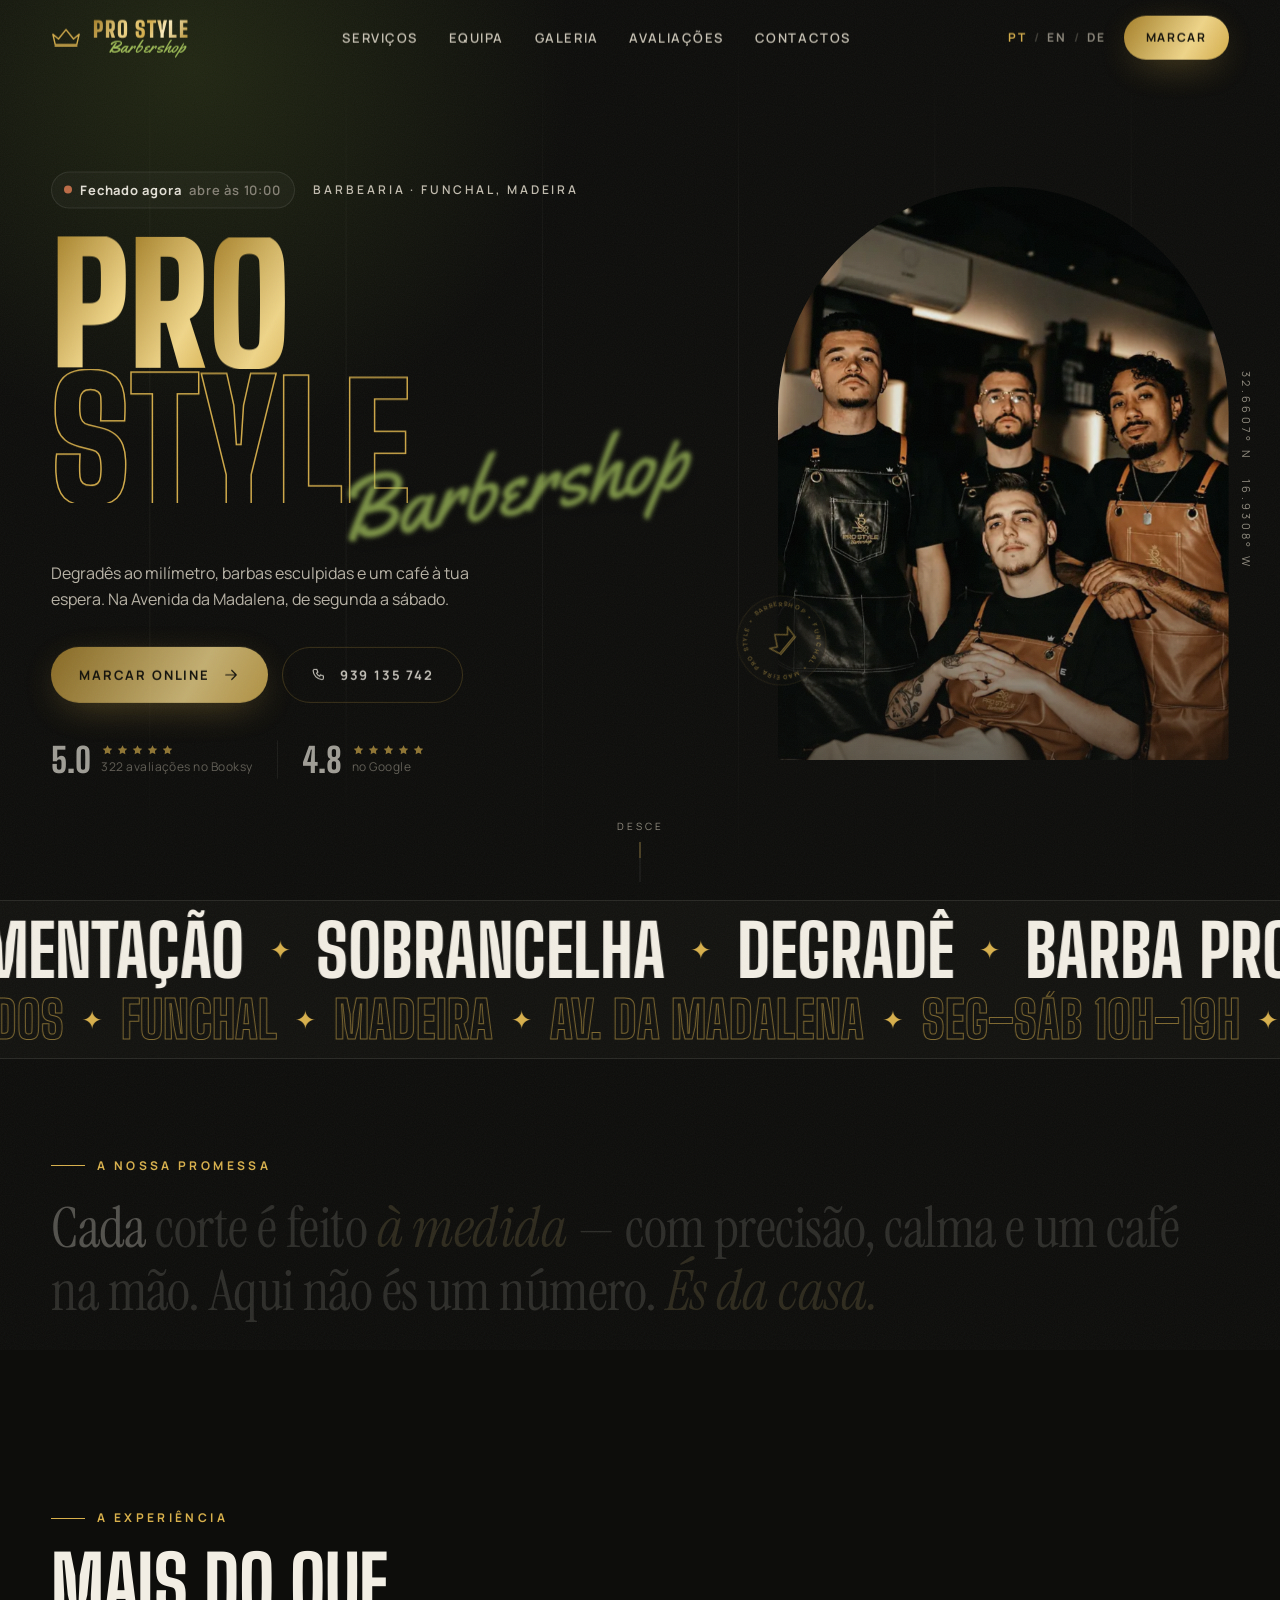
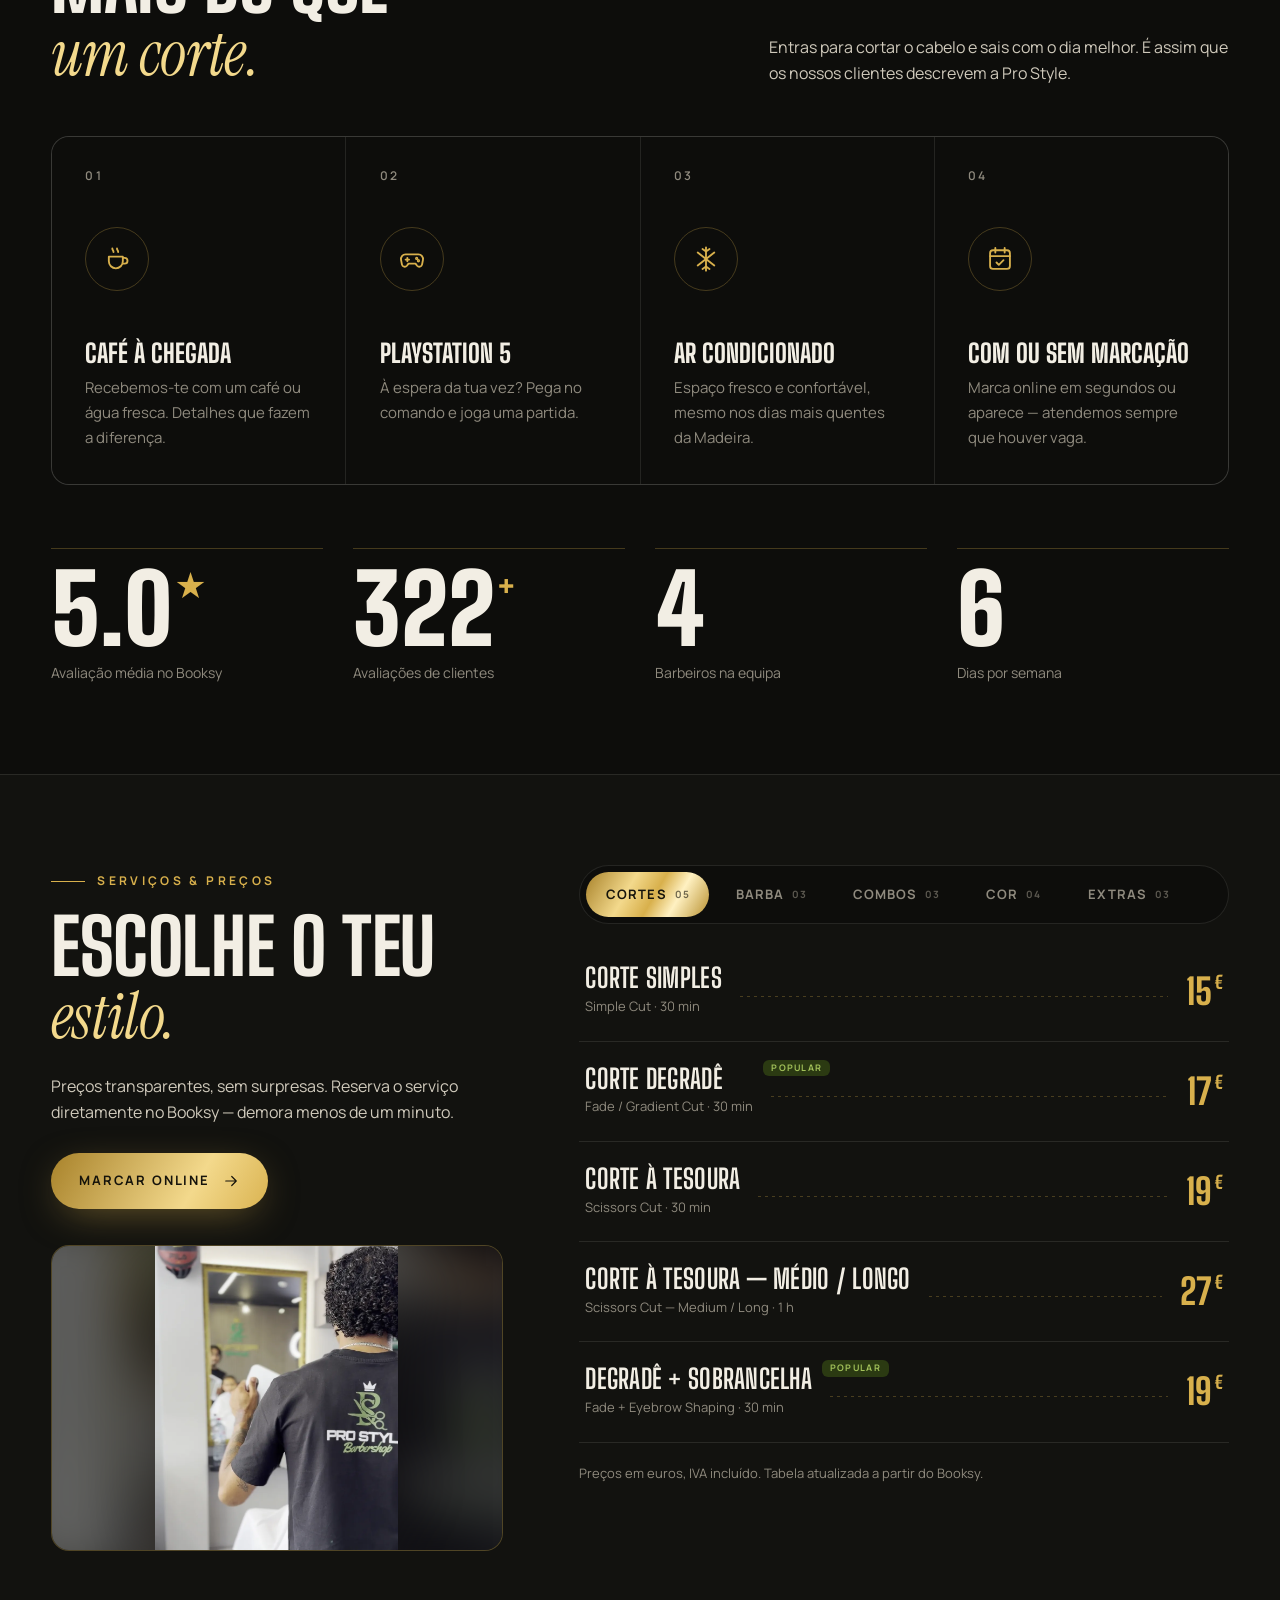
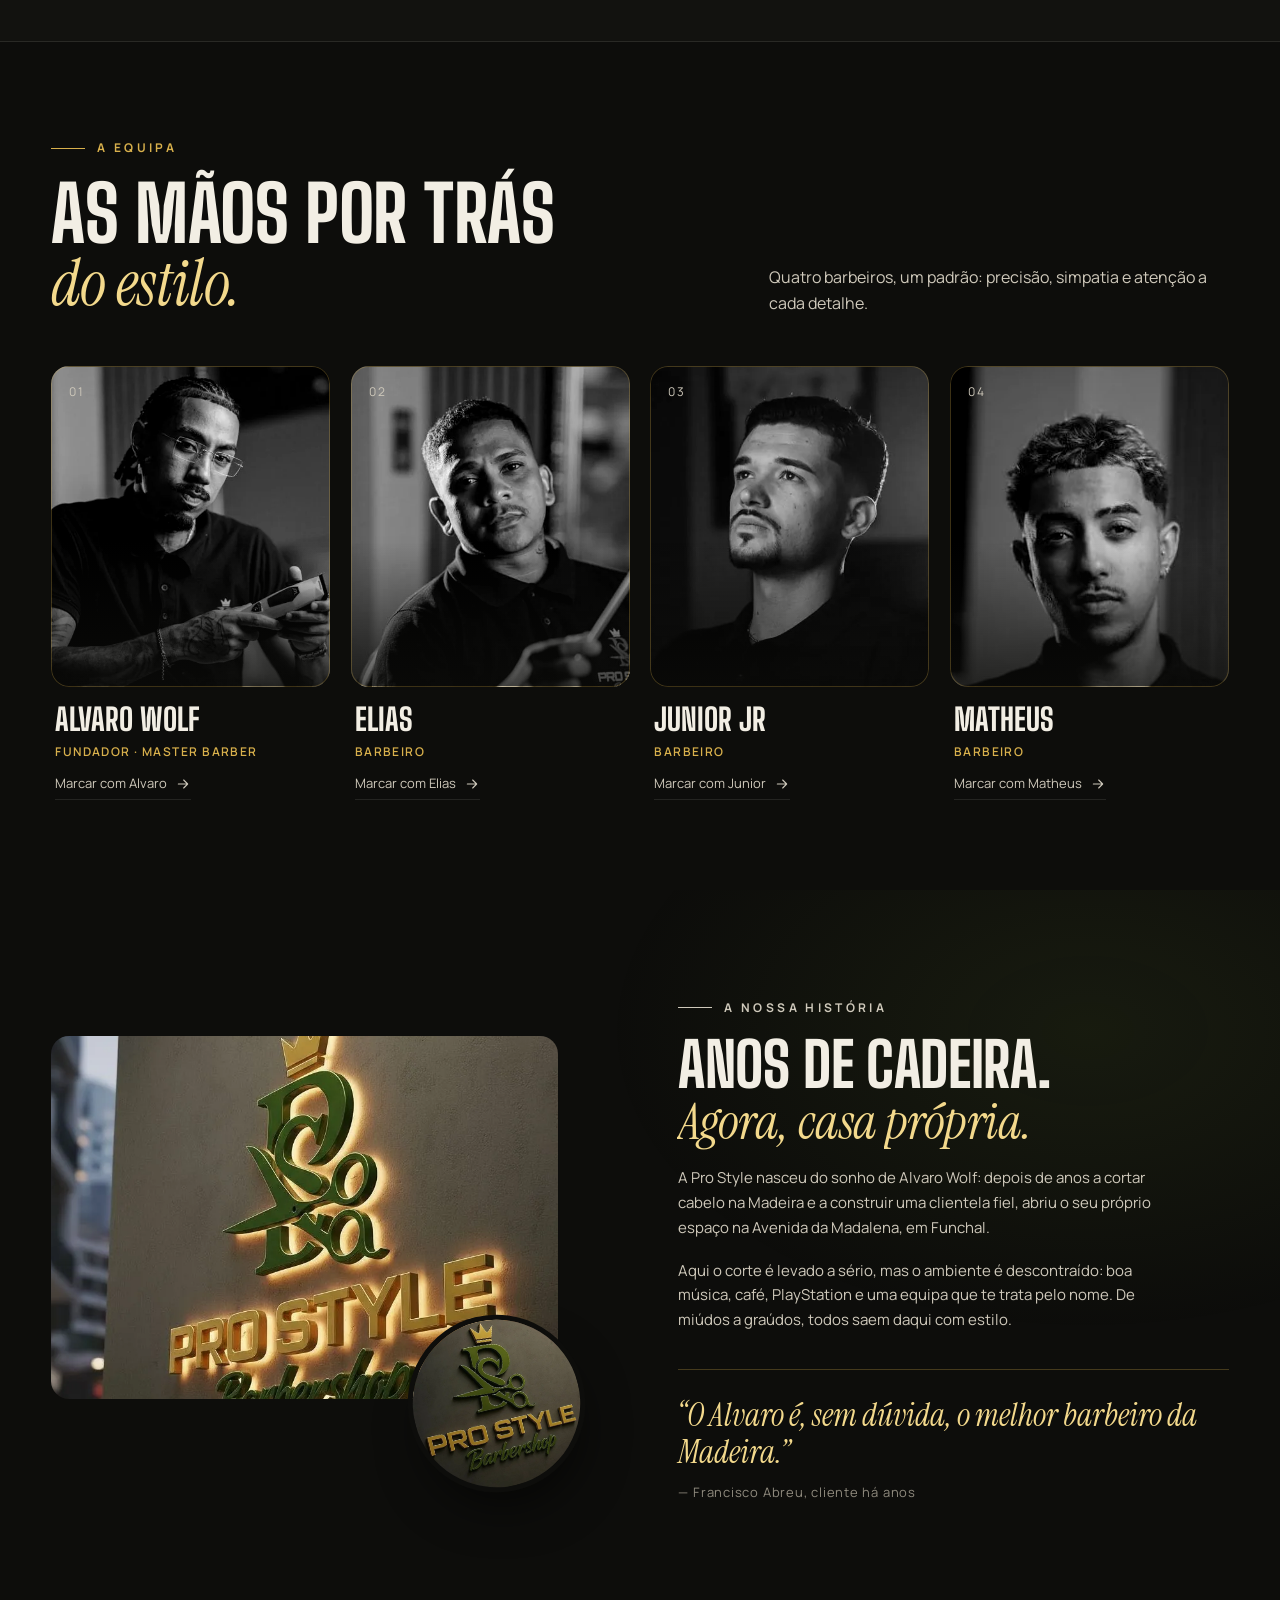
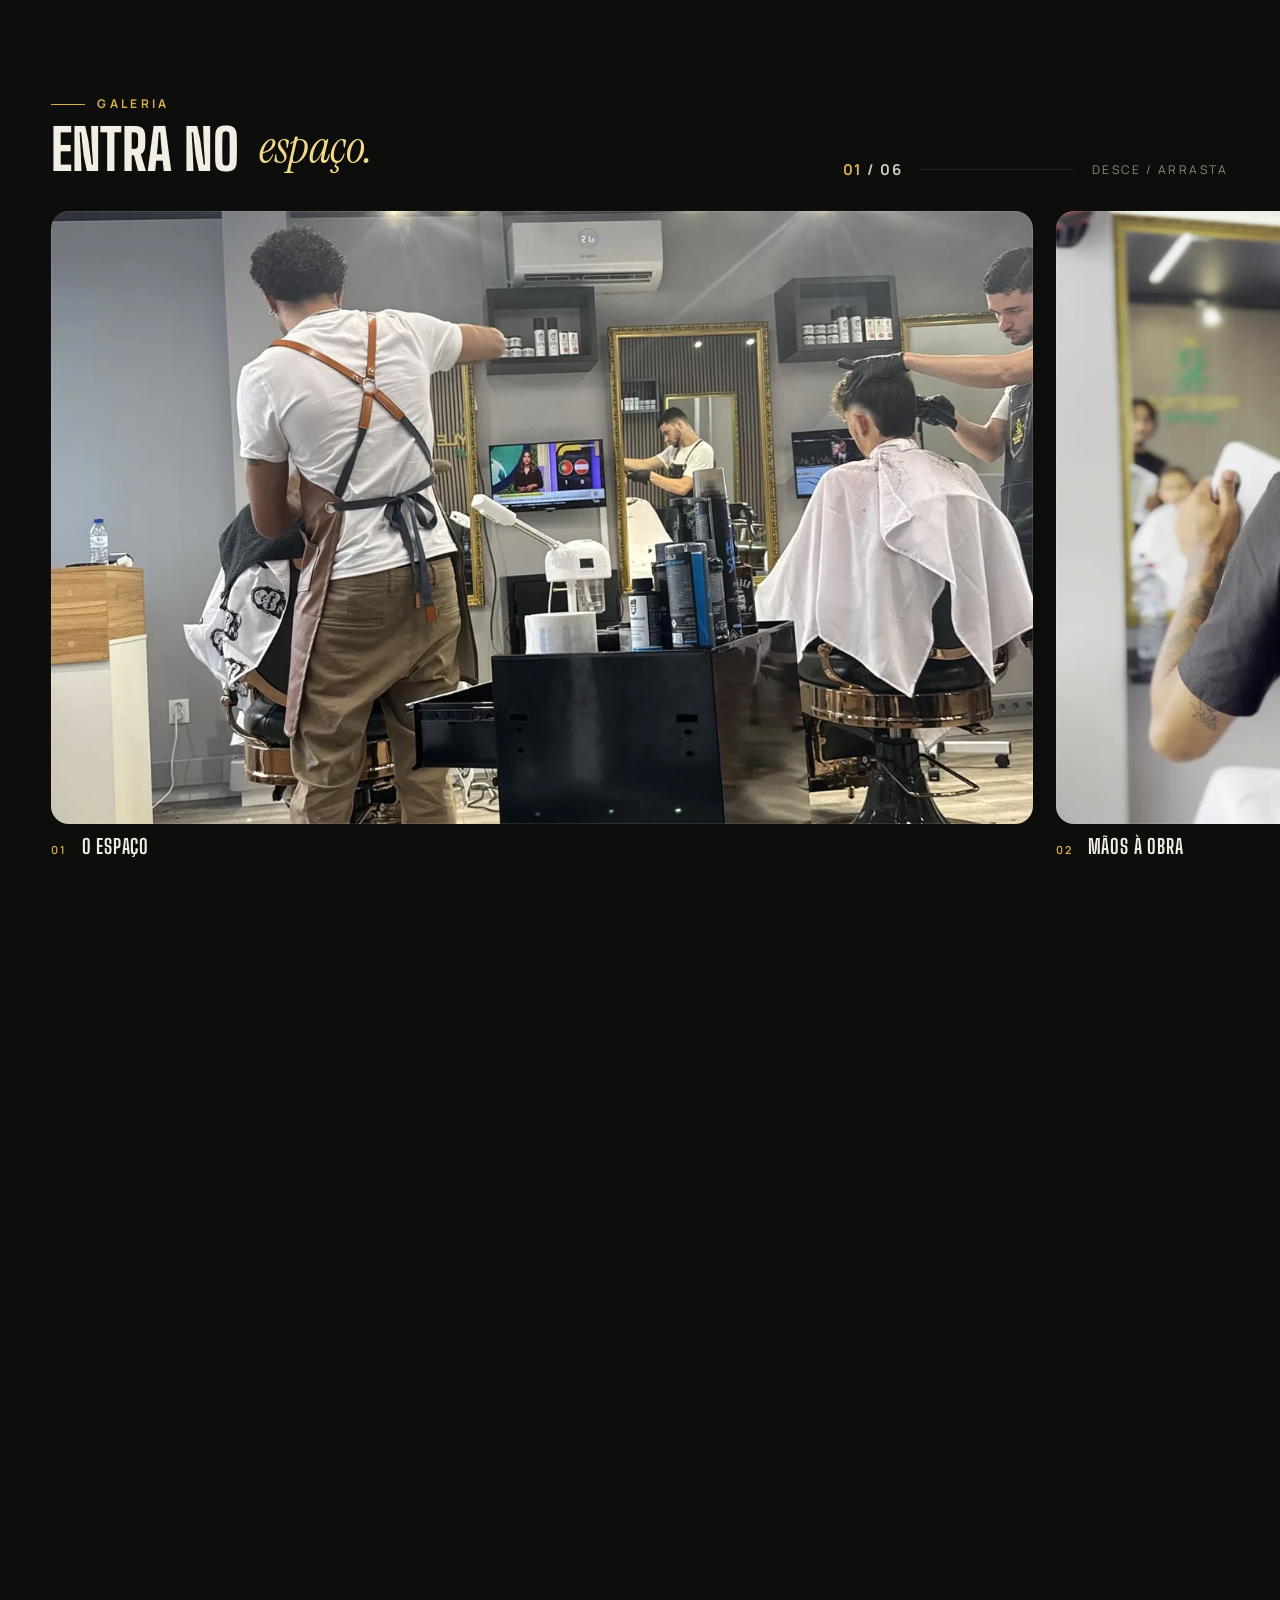
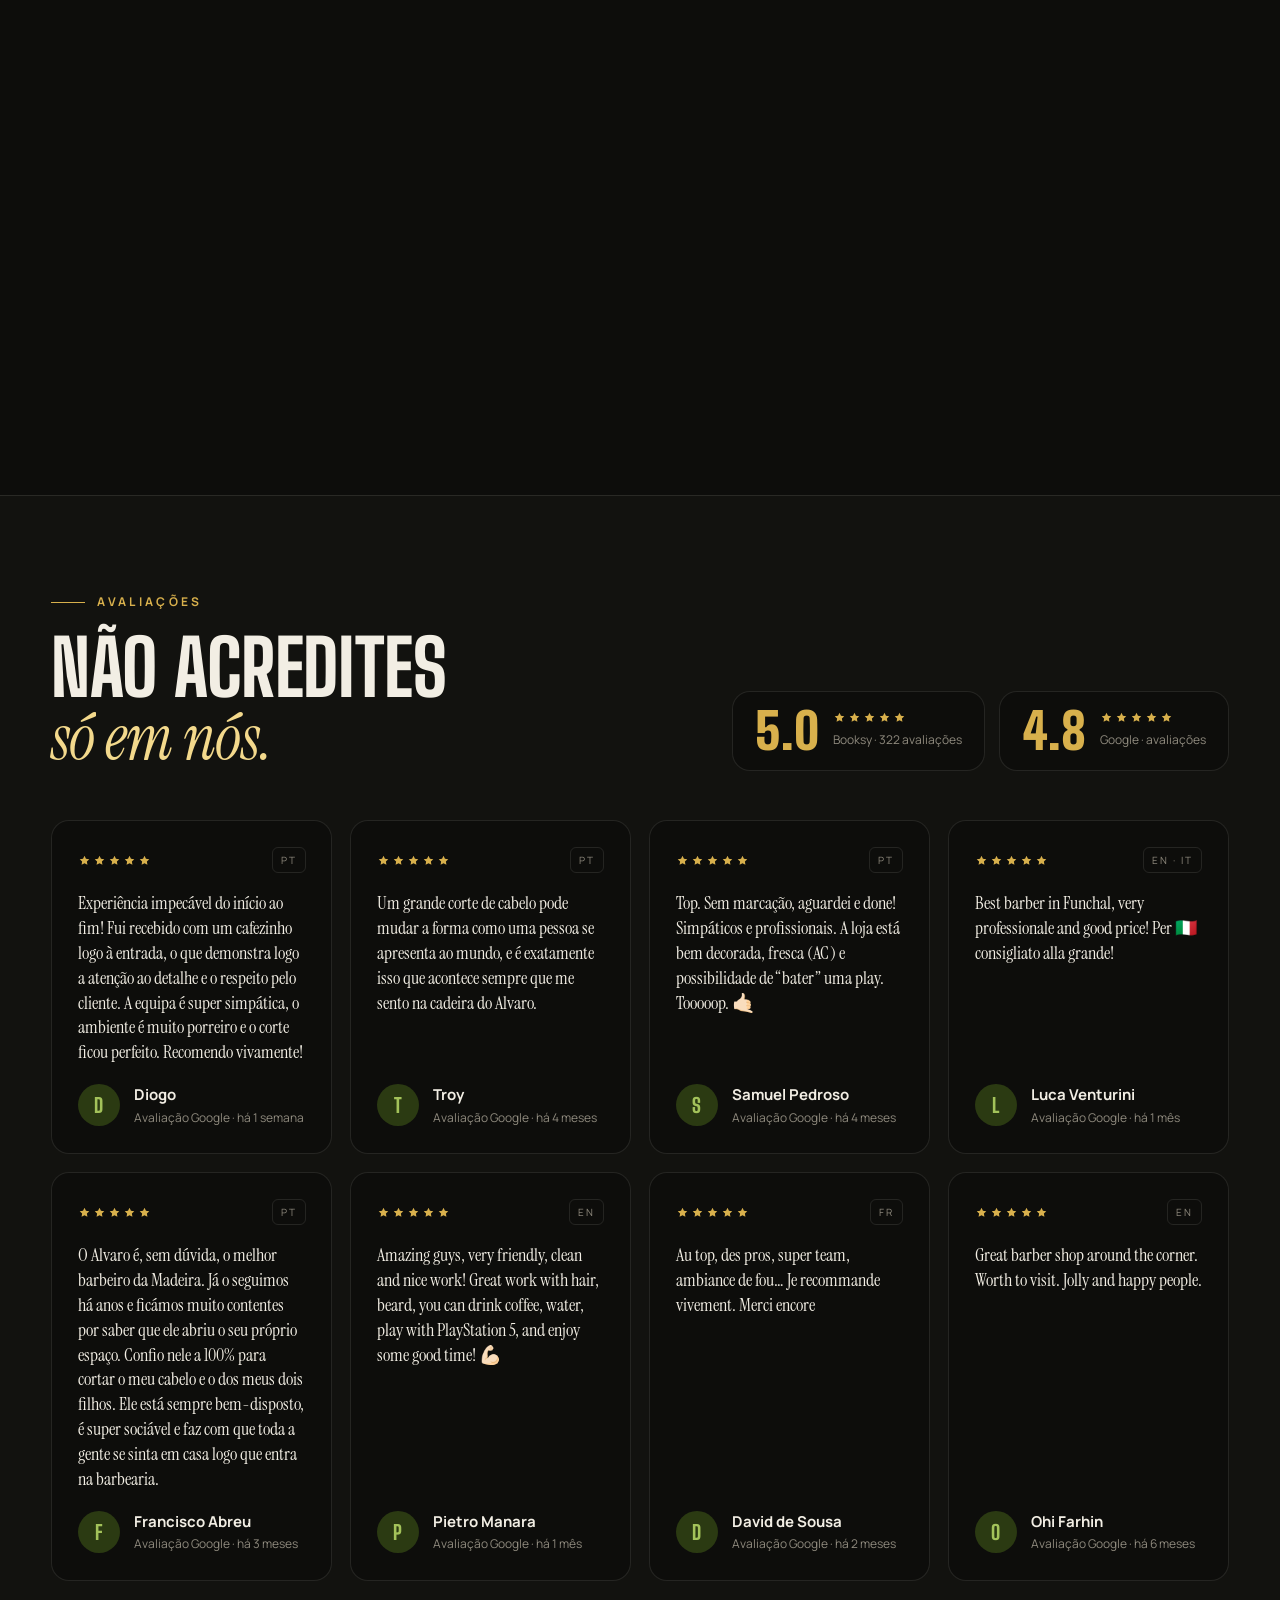
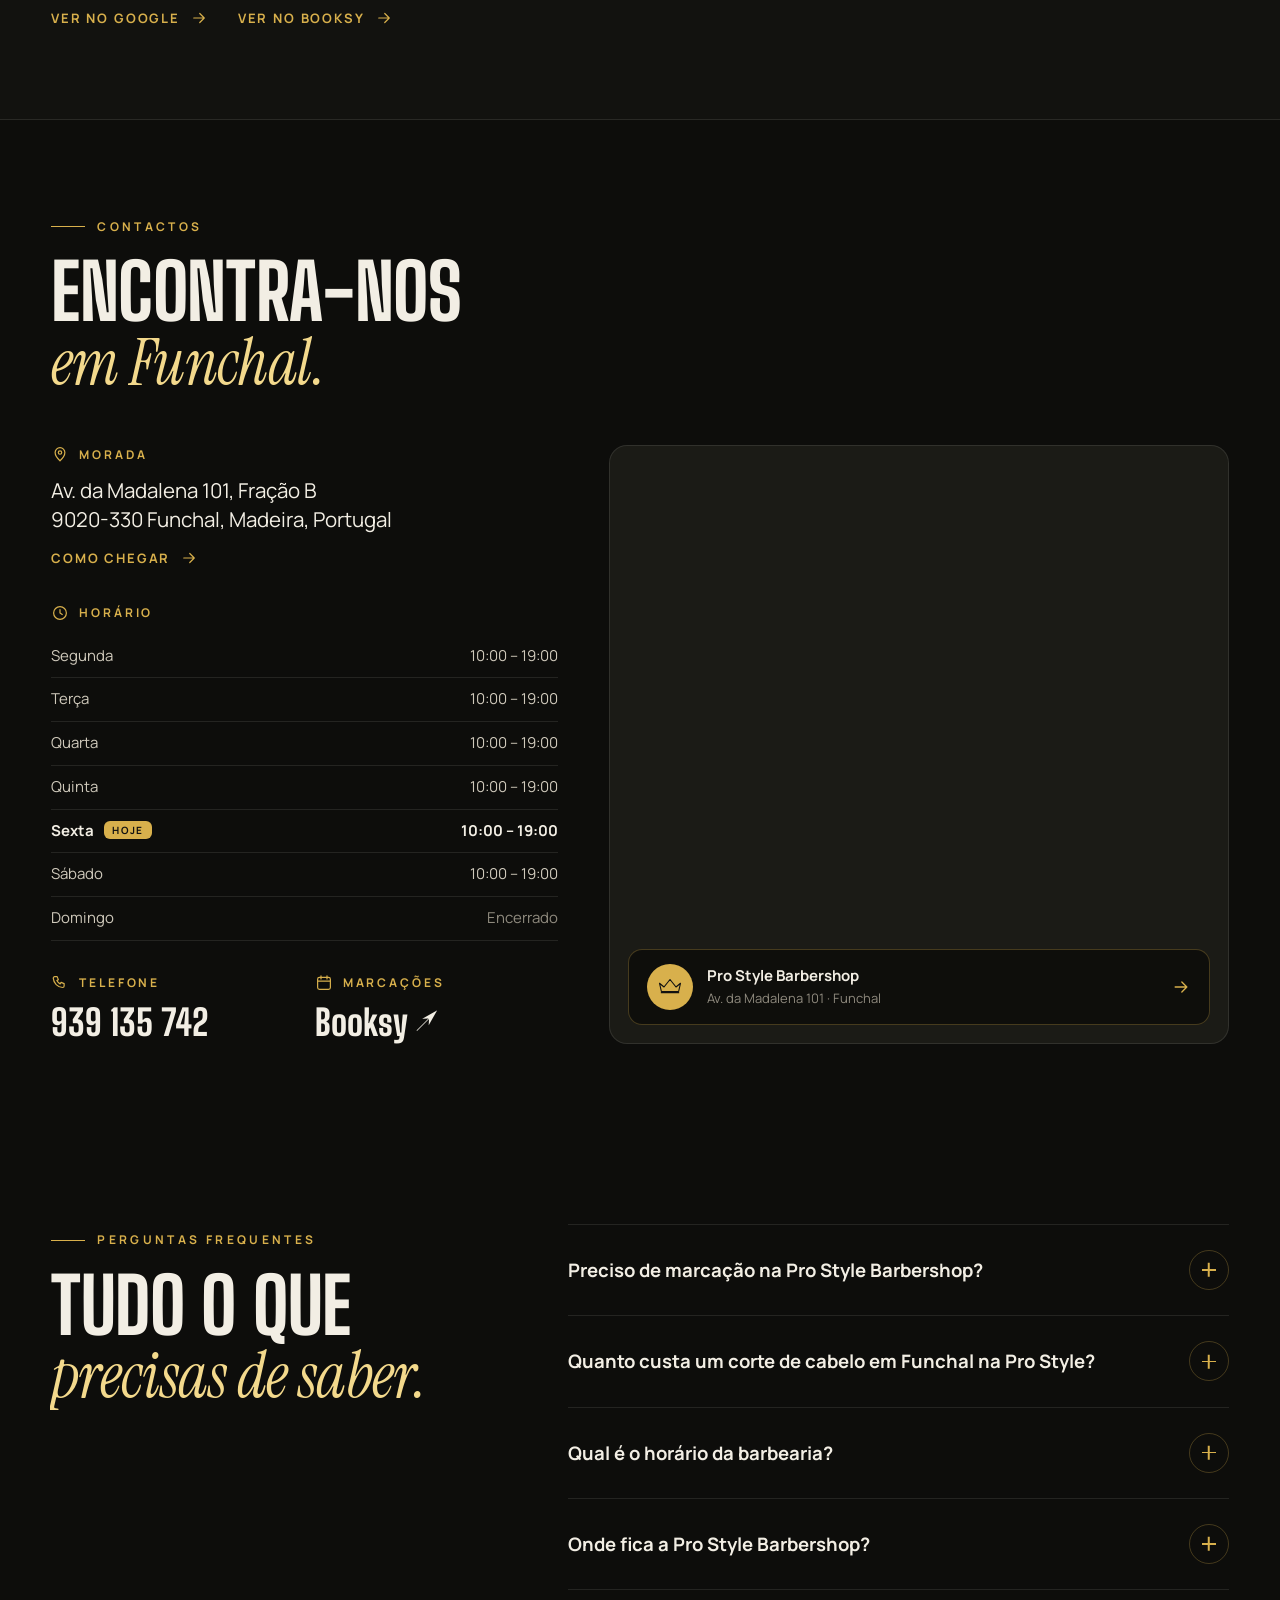
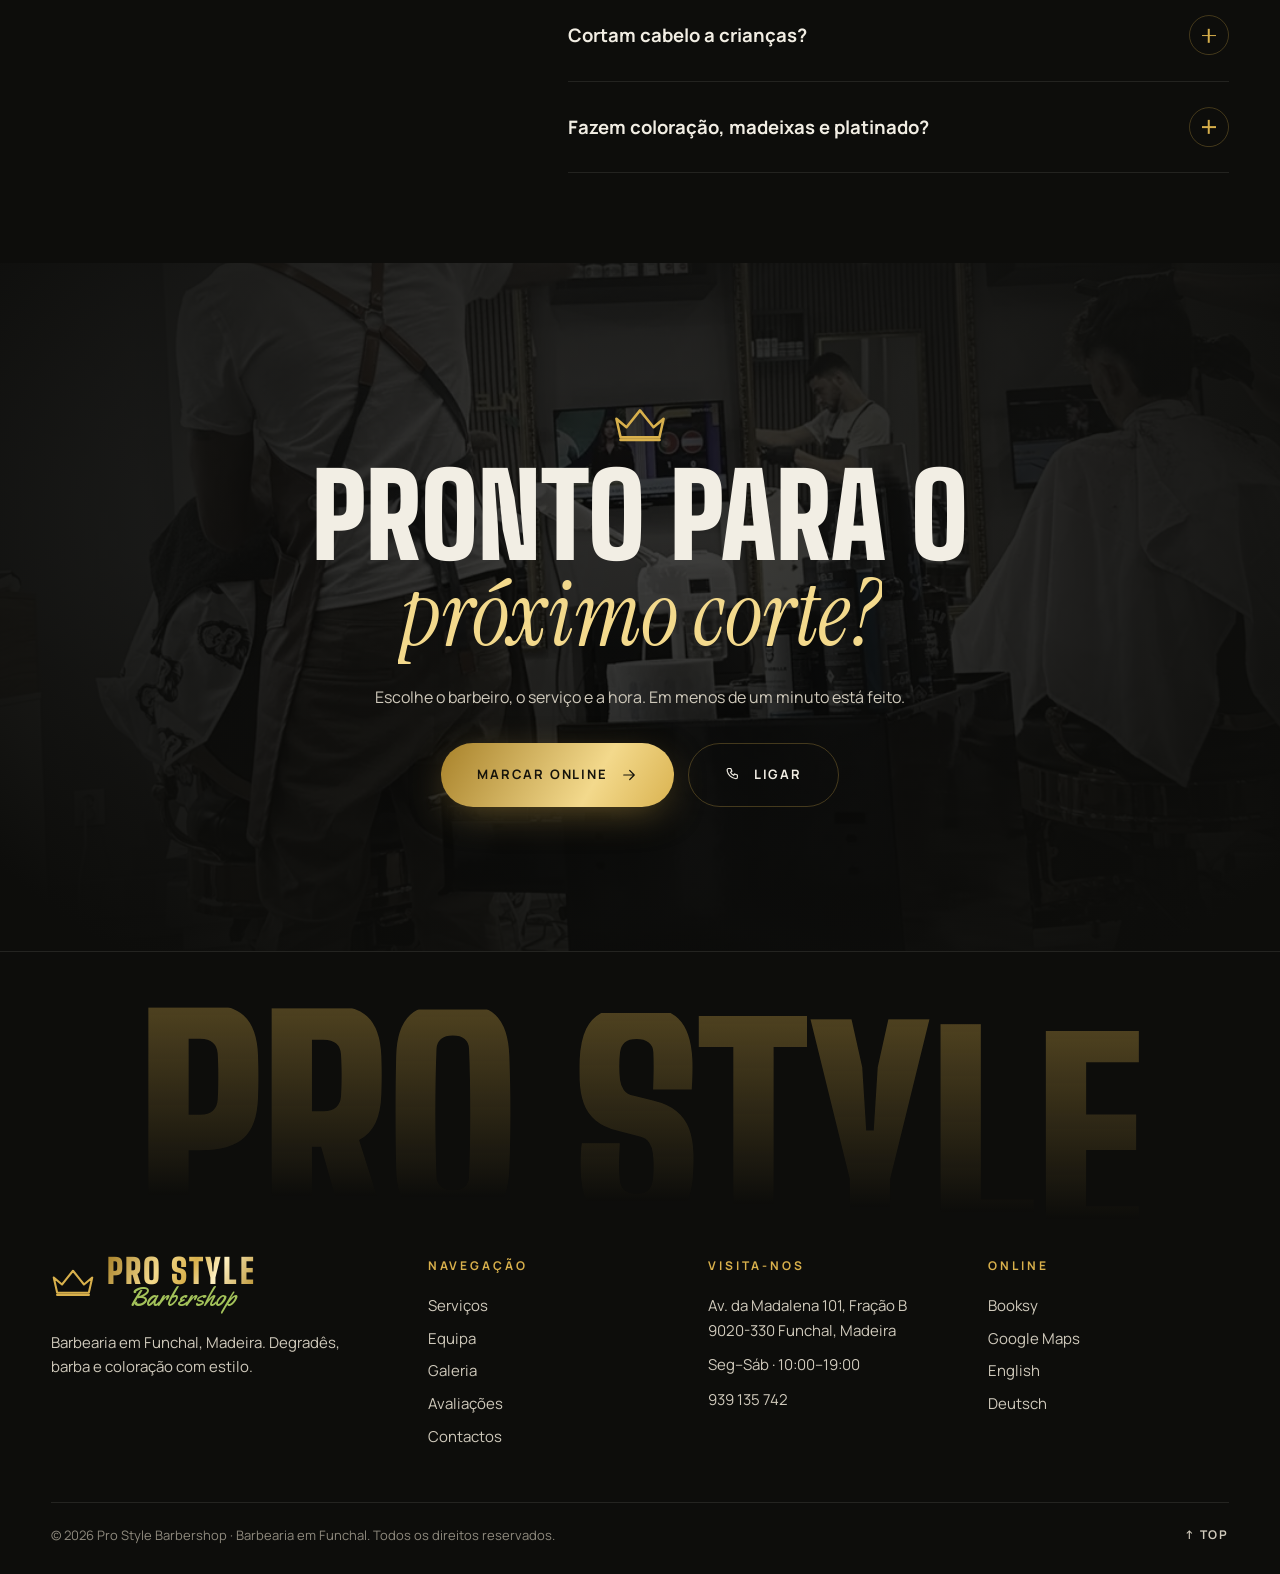
<file: index.html>
<!doctype html>
<html lang="pt-PT">
<head>
<meta charset="utf-8">
<meta name="viewport" content="width=device-width, initial-scale=1, viewport-fit=cover">
<title>Pro Style Barbershop – Barbearia em Funchal, Madeira</title>
<meta name="description" content="Barbearia na Av. da Madalena, Funchal. Degradês, barba e coloração desde 15 €. ★ 5.0 em 322 avaliações no Booksy. Seg–Sáb 10h–19h. Marca online.">
<link rel="canonical" href="https://www.prostylebarbershop.pt/">
<link rel="alternate" hreflang="pt-PT" href="https://www.prostylebarbershop.pt/">
<link rel="alternate" hreflang="en" href="https://www.prostylebarbershop.pt/en/">
<link rel="alternate" hreflang="de" href="https://www.prostylebarbershop.pt/de/">
<link rel="alternate" hreflang="x-default" href="https://www.prostylebarbershop.pt/">
<meta name="robots" content="noindex, nofollow">
<meta name="theme-color" content="#0d0d0b">
<meta name="geo.region" content="PT-30">
<meta name="geo.placename" content="Funchal, Madeira">
<meta name="geo.position" content="32.6607696;-16.9308653">
<meta name="ICBM" content="32.6607696, -16.9308653">
<meta property="og:type" content="website">
<meta property="og:site_name" content="Pro Style Barbershop">
<meta property="og:locale" content="pt_PT">
<meta property="og:title" content="Pro Style Barbershop – Barbearia em Funchal, Madeira">
<meta property="og:description" content="Barbearia na Av. da Madalena, Funchal. Degradês, barba e coloração desde 15 €. ★ 5.0 em 322 avaliações no Booksy. Seg–Sáb 10h–19h. Marca online.">
<meta property="og:url" content="https://www.prostylebarbershop.pt/">
<meta property="og:image" content="https://www.prostylebarbershop.pt/assets/img/og-image.jpg">
<meta property="og:image:width" content="1200">
<meta property="og:image:height" content="629">
<meta name="twitter:card" content="summary_large_image">
<link rel="icon" type="image/png" sizes="32x32" href="favicon-32.png">
<link rel="apple-touch-icon" href="apple-touch-icon.png">
<link rel="manifest" href="site.webmanifest">
<link rel="preconnect" href="https://fonts.googleapis.com">
<link rel="preconnect" href="https://fonts.gstatic.com" crossorigin>
<link rel="stylesheet" href="https://fonts.googleapis.com/css2?family=Big+Shoulders+Display:wght@500;700;800;900&family=Instrument+Serif:ital@0;1&family=Manrope:wght@400;500;600;700&family=Yellowtail&display=swap">
<link rel="preload" as="image" href="assets/img/hero-team.webp" imagesrcset="assets/img/hero-team-sm.webp 640w, assets/img/hero-team.webp 1100w" imagesizes="(max-width: 900px) 100vw, 45vw">
<link rel="stylesheet" href="assets/css/style.css">
<script>document.documentElement.classList.add('js');</script>
<script type="application/ld+json">{"@context": "https://schema.org", "@type": "BarberShop", "@id": "https://www.prostylebarbershop.pt/#barbershop", "name": "Pro Style Barbershop", "alternateName": "Pro Style Barber Shop", "description": "Barbearia na Av. da Madalena, Funchal. Degradês, barba e coloração desde 15 €. ★ 5.0 em 322 avaliações no Booksy. Seg–Sáb 10h–19h. Marca online.", "url": "https://www.prostylebarbershop.pt/", "logo": "https://www.prostylebarbershop.pt/icon-512.png", "image": ["https://www.prostylebarbershop.pt/assets/img/og-image.jpg", "https://www.prostylebarbershop.pt/assets/img/hero-team.webp", "https://www.prostylebarbershop.pt/assets/img/interior.webp"], "telephone": "+351939135742", "priceRange": "€€", "currenciesAccepted": "EUR", "address": {"@type": "PostalAddress", "streetAddress": "Av. da Madalena 101, Fração B", "addressLocality": "Funchal", "addressRegion": "Madeira", "postalCode": "9020-330", "addressCountry": "PT"}, "geo": {"@type": "GeoCoordinates", "latitude": 32.6607696, "longitude": -16.9308653}, "hasMap": "https://maps.google.com/?cid=11358967857118036349", "areaServed": [{"@type": "City", "name": "Funchal"}, {"@type": "AdministrativeArea", "name": "Madeira"}], "openingHoursSpecification": [{"@type": "OpeningHoursSpecification", "dayOfWeek": ["Monday", "Tuesday", "Wednesday", "Thursday", "Friday", "Saturday"], "opens": "10:00", "closes": "19:00"}], "founder": {"@type": "Person", "name": "Alvaro Wolf"}, "employee": [{"@type": "Person", "name": "Alvaro Wolf", "jobTitle": "Barber"}, {"@type": "Person", "name": "Elias", "jobTitle": "Barber"}, {"@type": "Person", "name": "Junior JR", "jobTitle": "Barber"}, {"@type": "Person", "name": "Matheus", "jobTitle": "Barber"}], "sameAs": ["https://prostyle38.booksy.com", "https://maps.google.com/?cid=11358967857118036349"], "potentialAction": {"@type": "ReserveAction", "target": "https://prostyle38.booksy.com", "name": "Marcar online"}, "hasOfferCatalog": {"@type": "OfferCatalog", "name": "Serviços & preços", "itemListElement": [{"@type": "Offer", "price": "15.00", "priceCurrency": "EUR", "itemOffered": {"@type": "Service", "name": "Corte Simples"}}, {"@type": "Offer", "price": "17.00", "priceCurrency": "EUR", "itemOffered": {"@type": "Service", "name": "Corte Degradê"}}, {"@type": "Offer", "price": "19.00", "priceCurrency": "EUR", "itemOffered": {"@type": "Service", "name": "Corte à Tesoura"}}, {"@type": "Offer", "price": "27.00", "priceCurrency": "EUR", "itemOffered": {"@type": "Service", "name": "Corte à Tesoura — Médio / Longo"}}, {"@type": "Offer", "price": "19.00", "priceCurrency": "EUR", "itemOffered": {"@type": "Service", "name": "Degradê + Sobrancelha"}}, {"@type": "Offer", "price": "14.00", "priceCurrency": "EUR", "itemOffered": {"@type": "Service", "name": "Barba Simples"}}, {"@type": "Offer", "price": "30.00", "priceCurrency": "EUR", "itemOffered": {"@type": "Service", "name": "Barba Pro Style"}}, {"@type": "Offer", "price": "26.00", "priceCurrency": "EUR", "itemOffered": {"@type": "Service", "name": "Barba + Pigmento"}}, {"@type": "Offer", "price": "24.00", "priceCurrency": "EUR", "itemOffered": {"@type": "Service", "name": "Cabelo e Barba"}}, {"@type": "Offer", "price": "42.00", "priceCurrency": "EUR", "itemOffered": {"@type": "Service", "name": "Cabelo e Barba Pro Style"}}, {"@type": "Offer", "price": "29.00", "priceCurrency": "EUR", "itemOffered": {"@type": "Service", "name": "Corte + Pigmento"}}, {"@type": "Offer", "price": "35.00", "priceCurrency": "EUR", "itemOffered": {"@type": "Service", "name": "Coloração"}}, {"@type": "Offer", "price": "50.00", "priceCurrency": "EUR", "itemOffered": {"@type": "Service", "name": "Coloração + Corte"}}, {"@type": "Offer", "price": "60.00", "priceCurrency": "EUR", "itemOffered": {"@type": "Service", "name": "Madeixas / Luzes"}}, {"@type": "Offer", "price": "70.00", "priceCurrency": "EUR", "itemOffered": {"@type": "Service", "name": "Platinado / Nevou"}}, {"@type": "Offer", "price": "5.00", "priceCurrency": "EUR", "itemOffered": {"@type": "Service", "name": "Sobrancelha"}}, {"@type": "Offer", "price": "3.00", "priceCurrency": "EUR", "itemOffered": {"@type": "Service", "name": "Cera — Nariz"}}, {"@type": "Offer", "price": "20.00", "priceCurrency": "EUR", "itemOffered": {"@type": "Service", "name": "Degradê + Cera Nariz"}}]}, "amenityFeature": [{"@type": "LocationFeatureSpecification", "name": "Air conditioning", "value": true}, {"@type": "LocationFeatureSpecification", "name": "Free coffee", "value": true}, {"@type": "LocationFeatureSpecification", "name": "PlayStation 5", "value": true}, {"@type": "LocationFeatureSpecification", "name": "Walk-ins welcome", "value": true}]}</script>
<script type="application/ld+json">{"@context": "https://schema.org", "@type": "FAQPage", "mainEntity": [{"@type": "Question", "name": "Preciso de marcação na Pro Style Barbershop?", "acceptedAnswer": {"@type": "Answer", "text": "Recomendamos marcar online no Booksy para garantires o teu horário, mas clientes sem marcação são bem-vindos sempre que houver disponibilidade."}}, {"@type": "Question", "name": "Quanto custa um corte de cabelo em Funchal na Pro Style?", "acceptedAnswer": {"@type": "Answer", "text": "Um corte simples custa 15 €, o corte degradê 17 € e o combo cabelo e barba 24 €. Consulta a tabela completa de preços acima."}}, {"@type": "Question", "name": "Qual é o horário da barbearia?", "acceptedAnswer": {"@type": "Answer", "text": "Estamos abertos de segunda a sábado, das 10:00 às 19:00. Ao domingo estamos encerrados."}}, {"@type": "Question", "name": "Onde fica a Pro Style Barbershop?", "acceptedAnswer": {"@type": "Answer", "text": "Na Av. da Madalena 101, Fração B, 9020-330 Funchal, Madeira. Toca em “Como chegar” para abrir o percurso no Google Maps."}}, {"@type": "Question", "name": "Cortam cabelo a crianças?", "acceptedAnswer": {"@type": "Answer", "text": "Sim. Cortamos cabelo a clientes de todas as idades — muitos pais vêm com os filhos."}}, {"@type": "Question", "name": "Fazem coloração, madeixas e platinado?", "acceptedAnswer": {"@type": "Answer", "text": "Sim. Coloração a partir de 35 €, madeixas/luzes 60 € e platinado (nevou) 70 €."}}]}</script>
<script type="application/ld+json">{"@context": "https://schema.org", "@type": "WebSite", "name": "Pro Style Barbershop", "url": "https://www.prostylebarbershop.pt/", "inLanguage": "pt-PT"}</script>
</head>
<body data-lang="pt">
<a class="skip" href="#main">Saltar para o conteúdo</a>

<div class="loader" aria-hidden="true">
  <div class="loader-inner">
    <svg class="crown" viewBox="0 0 64 44" aria-hidden="true"><path class="crown-path" d="M4 14l12 10L32 4l16 20 12-10-5 22H9L4 14Z" fill="none" stroke="currentColor" stroke-width="3" stroke-linejoin="round"/><path class="crown-base" d="M9 39h46" stroke="currentColor" stroke-width="3.4" stroke-linecap="round"/></svg>
    <div class="loader-word"><span>P</span><span>R</span><span>O</span><span>&nbsp;</span><span>S</span><span>T</span><span>Y</span><span>L</span><span>E</span></div>
    <div class="loader-bar"><i></i></div>
    <p class="loader-sub"><span>A preparar a cadeira</span><b class="loader-count">0</b></p>
  </div>
</div>
<div class="wipe" aria-hidden="true"><div class="wipe-gold"></div><div class="wipe-dark"><svg class="crown" viewBox="0 0 64 44" aria-hidden="true"><path class="crown-path" d="M4 14l12 10L32 4l16 20 12-10-5 22H9L4 14Z" fill="none" stroke="currentColor" stroke-width="3" stroke-linejoin="round"/><path class="crown-base" d="M9 39h46" stroke="currentColor" stroke-width="3.4" stroke-linecap="round"/></svg></div></div>

<div class="cursor" aria-hidden="true"><div class="cursor-dot"></div><div class="cursor-ring"><span class="cursor-label"></span></div></div>
<div class="grain" aria-hidden="true"></div>
<div class="svc-preview" aria-hidden="true"><img src="assets/img/barber-at-work.webp" data-cat="cuts" alt="" width="900" height="1125" loading="lazy" decoding="async"><img src="assets/img/team-elias.webp" data-cat="beard" alt="" width="544" height="544" loading="lazy" decoding="async"><img src="assets/img/hero-team-sm.webp" data-cat="combo" alt="" width="640" height="960" loading="lazy" decoding="async"><img src="assets/img/team-matheus.webp" data-cat="color" alt="" width="362" height="362" loading="lazy" decoding="async"><img src="assets/img/interior.webp" data-cat="extras" alt="" width="1400" height="874" loading="lazy" decoding="async"></div>

<header class="header">
  <div class="header-in">
    <a class="brand" href="./" aria-label="Pro Style Barbershop — Barbearia em Funchal" data-cursor="hover"><span class="wordmark "><svg class="crown" viewBox="0 0 64 44" aria-hidden="true"><path class="crown-path" d="M4 14l12 10L32 4l16 20 12-10-5 22H9L4 14Z" fill="none" stroke="currentColor" stroke-width="3" stroke-linejoin="round"/><path class="crown-base" d="M9 39h46" stroke="currentColor" stroke-width="3.4" stroke-linecap="round"/></svg><span class="wm-text"><span class="wm-pro">PRO STYLE</span><span class="wm-script">Barbershop</span></span></span></a>
    <nav class="nav" aria-label="Menu">
      <ul><li><a href="#servicos" data-cursor="hover">Serviços</a></li><li><a href="#equipa" data-cursor="hover">Equipa</a></li><li><a href="#galeria" data-cursor="hover">Galeria</a></li><li><a href="#avaliacoes" data-cursor="hover">Avaliações</a></li><li><a href="#contactos" data-cursor="hover">Contactos</a></li></ul>
    </nav>
    <div class="header-actions">
      <div class="lang" role="group" aria-label="Language"><span class="lang-cur" aria-current="true">PT</span><span class="lang-sep">/</span><a href="en/" hreflang="en" lang="en" title="English" data-cursor="hover">EN</a><span class="lang-sep">/</span><a href="de/" hreflang="de" lang="de" title="Deutsch" data-cursor="hover">DE</a></div>
      <a class="btn btn-gold btn-sm magnetic" href="https://prostyle38.booksy.com" target="_blank" rel="noopener" data-cursor="book"><span>Marcar</span></a>
      <button class="burger" aria-expanded="false" aria-controls="mnav" aria-label="Menu"><i></i><i></i></button>
    </div>
  </div>
  <div class="progress" aria-hidden="true"><i></i></div>
</header>

<div class="mnav" id="mnav" hidden>
  <ul><li><a href="#servicos"><span>01</span>Serviços</a></li><li><a href="#equipa"><span>02</span>Equipa</a></li><li><a href="#galeria"><span>03</span>Galeria</a></li><li><a href="#avaliacoes"><span>04</span>Avaliações</a></li><li><a href="#contactos"><span>05</span>Contactos</a></li></ul>
  <div class="mnav-foot">
    <div class="lang mnav-lang"><span class="lang-cur" aria-current="true">PT</span><span class="lang-sep">/</span><a href="en/" hreflang="en" lang="en" title="English" data-cursor="hover">EN</a><span class="lang-sep">/</span><a href="de/" hreflang="de" lang="de" title="Deutsch" data-cursor="hover">DE</a></div>
    <a href="tel:+351939135742"><svg class="ico" viewBox="0 0 24 24" fill="none" stroke="currentColor" stroke-width="1.6" stroke-linecap="round" stroke-linejoin="round" aria-hidden="true"><path d="M5 3.5h3.2l1.6 4-2 1.3a10 10 0 0 0 4.4 4.4l1.3-2 4 1.6V16a2 2 0 0 1-2 2A13.5 13.5 0 0 1 3 5.5a2 2 0 0 1 2-2Z"/></svg> 939 135 742</a>
    <a href="https://www.google.com/maps/dir/?api=1&destination=Pro+Style+Barbershop%2C+Av.+da+Madalena+101%2C+9020-330+Funchal" target="_blank" rel="noopener"><svg class="ico" viewBox="0 0 24 24" fill="none" stroke="currentColor" stroke-width="1.6" stroke-linecap="round" stroke-linejoin="round" aria-hidden="true"><path d="M12 21s-6.5-6-6.5-11a6.5 6.5 0 0 1 13 0c0 5-6.5 11-6.5 11Z"/><circle cx="12" cy="10" r="2.3"/></svg> Av. da Madalena 101, Funchal</a>
  </div>
</div>

<main id="main">

<section class="hero" aria-labelledby="hero-title">
  <div class="hero-bg" aria-hidden="true"><div class="hero-glow"></div><div class="hero-spot"></div><div class="hero-lines"></div></div>
  <div class="container hero-grid">
    <div class="hero-copy">
      <p class="eyebrow hero-in"><span class="status" data-status><i></i><b data-open="Aberto agora" data-closed="Fechado agora">Aberto agora</b><span class="status-sub" data-open="fecha às 19:00" data-closed="abre às 10:00">fecha às 19:00</span></span><span class="eyebrow-txt">Barbearia · Funchal, Madeira</span></p>
      <h1 id="hero-title" class="hero-title">
        <span class="sr-only">Pro Style Barbershop — barbearia em Funchal, Madeira</span>
        <span class="ht-line" aria-hidden="true"><span class="ht-word">PRO</span></span>
        <span class="ht-line" aria-hidden="true"><span class="ht-word ht-outline">STYLE</span></span>
        <span class="ht-script" aria-hidden="true">Barbershop</span>
      </h1>
      <p class="hero-lead hero-in">Degradês ao milímetro, barbas esculpidas e um café à tua espera. Na Avenida da Madalena, de segunda a sábado.</p>
      <div class="hero-ctas hero-in">
        <a class="btn btn-gold magnetic" href="https://prostyle38.booksy.com" target="_blank" rel="noopener" data-cursor="book"><span>Marcar online</span><svg class="ico" viewBox="0 0 24 24" fill="none" stroke="currentColor" stroke-width="1.6" stroke-linecap="round" stroke-linejoin="round" aria-hidden="true"><path d="M5 12h14M13 6l6 6-6 6"/></svg></a>
        <a class="btn btn-ghost magnetic" href="tel:+351939135742" data-cursor="hover"><svg class="ico" viewBox="0 0 24 24" fill="none" stroke="currentColor" stroke-width="1.6" stroke-linecap="round" stroke-linejoin="round" aria-hidden="true"><path d="M5 3.5h3.2l1.6 4-2 1.3a10 10 0 0 0 4.4 4.4l1.3-2 4 1.6V16a2 2 0 0 1-2 2A13.5 13.5 0 0 1 3 5.5a2 2 0 0 1 2-2Z"/></svg><span>939 135 742</span></a>
      </div>
      <div class="hero-ratings hero-in">
        <a href="https://prostyle38.booksy.com" target="_blank" rel="noopener" class="rating" data-cursor="hover"><strong>5.0</strong><span class="stars" aria-hidden="true"><svg viewBox="0 0 24 24" aria-hidden="true"><path fill="currentColor" d="m12 3 2.7 5.6 6.1.9-4.4 4.3 1 6.1L12 17l-5.4 2.9 1-6.1L3.2 9.5l6.1-.9L12 3Z"/></svg><svg viewBox="0 0 24 24" aria-hidden="true"><path fill="currentColor" d="m12 3 2.7 5.6 6.1.9-4.4 4.3 1 6.1L12 17l-5.4 2.9 1-6.1L3.2 9.5l6.1-.9L12 3Z"/></svg><svg viewBox="0 0 24 24" aria-hidden="true"><path fill="currentColor" d="m12 3 2.7 5.6 6.1.9-4.4 4.3 1 6.1L12 17l-5.4 2.9 1-6.1L3.2 9.5l6.1-.9L12 3Z"/></svg><svg viewBox="0 0 24 24" aria-hidden="true"><path fill="currentColor" d="m12 3 2.7 5.6 6.1.9-4.4 4.3 1 6.1L12 17l-5.4 2.9 1-6.1L3.2 9.5l6.1-.9L12 3Z"/></svg><svg viewBox="0 0 24 24" aria-hidden="true"><path fill="currentColor" d="m12 3 2.7 5.6 6.1.9-4.4 4.3 1 6.1L12 17l-5.4 2.9 1-6.1L3.2 9.5l6.1-.9L12 3Z"/></svg></span><small>322 avaliações no Booksy</small></a>
        <span class="rating-sep" aria-hidden="true"></span>
        <a href="https://maps.app.goo.gl/f3qpy4afYyYAXmer7" target="_blank" rel="noopener" class="rating" data-cursor="hover"><strong>4.8</strong><span class="stars" aria-hidden="true"><svg viewBox="0 0 24 24" aria-hidden="true"><path fill="currentColor" d="m12 3 2.7 5.6 6.1.9-4.4 4.3 1 6.1L12 17l-5.4 2.9 1-6.1L3.2 9.5l6.1-.9L12 3Z"/></svg><svg viewBox="0 0 24 24" aria-hidden="true"><path fill="currentColor" d="m12 3 2.7 5.6 6.1.9-4.4 4.3 1 6.1L12 17l-5.4 2.9 1-6.1L3.2 9.5l6.1-.9L12 3Z"/></svg><svg viewBox="0 0 24 24" aria-hidden="true"><path fill="currentColor" d="m12 3 2.7 5.6 6.1.9-4.4 4.3 1 6.1L12 17l-5.4 2.9 1-6.1L3.2 9.5l6.1-.9L12 3Z"/></svg><svg viewBox="0 0 24 24" aria-hidden="true"><path fill="currentColor" d="m12 3 2.7 5.6 6.1.9-4.4 4.3 1 6.1L12 17l-5.4 2.9 1-6.1L3.2 9.5l6.1-.9L12 3Z"/></svg><svg viewBox="0 0 24 24" aria-hidden="true"><path fill="currentColor" d="m12 3 2.7 5.6 6.1.9-4.4 4.3 1 6.1L12 17l-5.4 2.9 1-6.1L3.2 9.5l6.1-.9L12 3Z"/></svg></span><small>no Google</small></a>
      </div>
    </div>
    <div class="hero-media">
      <div class="hero-frame">
        <img src="assets/img/hero-team.webp" srcset="assets/img/hero-team-sm.webp 640w, assets/img/hero-team.webp 1100w" sizes="(max-width: 900px) 100vw, 40vw" alt="Equipa da Pro Style Barbershop em Funchal" width="1100" height="1650" fetchpriority="high">
        <span class="hero-frame-shine" aria-hidden="true"></span>
      </div>
      <div class="badge" aria-hidden="true">
        <svg viewBox="0 0 200 200"><defs><path id="circ-pt" d="M100,100 m-78,0 a78,78 0 1,1 156,0 a78,78 0 1,1 -156,0"/></defs><text><textPath href="#circ-pt">PRO STYLE • BARBERSHOP • FUNCHAL • MADEIRA • </textPath></text></svg>
        <svg class="crown" viewBox="0 0 64 44" aria-hidden="true"><path class="crown-path" d="M4 14l12 10L32 4l16 20 12-10-5 22H9L4 14Z" fill="none" stroke="currentColor" stroke-width="3" stroke-linejoin="round"/><path class="crown-base" d="M9 39h46" stroke="currentColor" stroke-width="3.4" stroke-linecap="round"/></svg>
      </div>
      <p class="hero-loc"><span>32.6607° N</span><span>16.9308° W</span></p>
    </div>
  </div>
  <a class="scroll-cue" href="#experiencia" data-cursor="hover"><span>Desce</span><i></i></a>
</section>

<section class="ticker" aria-hidden="true">
  <div class="marquee mq-a" aria-hidden="true"><div class="marquee-track"><span>Degradê</span><i aria-hidden="true">✦</i><span>Barba Pro Style</span><i aria-hidden="true">✦</i><span>Corte à Tesoura</span><i aria-hidden="true">✦</i><span>Platinado</span><i aria-hidden="true">✦</i><span>Pigmentação</span><i aria-hidden="true">✦</i><span>Sobrancelha</span><i aria-hidden="true">✦</i><span>Degradê</span><i aria-hidden="true">✦</i><span>Barba Pro Style</span><i aria-hidden="true">✦</i><span>Corte à Tesoura</span><i aria-hidden="true">✦</i><span>Platinado</span><i aria-hidden="true">✦</i><span>Pigmentação</span><i aria-hidden="true">✦</i><span>Sobrancelha</span><i aria-hidden="true">✦</i><span>Degradê</span><i aria-hidden="true">✦</i><span>Barba Pro Style</span><i aria-hidden="true">✦</i><span>Corte à Tesoura</span><i aria-hidden="true">✦</i><span>Platinado</span><i aria-hidden="true">✦</i><span>Pigmentação</span><i aria-hidden="true">✦</i><span>Sobrancelha</span><i aria-hidden="true">✦</i><span>Degradê</span><i aria-hidden="true">✦</i><span>Barba Pro Style</span><i aria-hidden="true">✦</i><span>Corte à Tesoura</span><i aria-hidden="true">✦</i><span>Platinado</span><i aria-hidden="true">✦</i><span>Pigmentação</span><i aria-hidden="true">✦</i><span>Sobrancelha</span><i aria-hidden="true">✦</i></div></div>
  <div class="marquee mq-b" aria-hidden="true"><div class="marquee-track"><span>Funchal</span><i aria-hidden="true">✦</i><span>Madeira</span><i aria-hidden="true">✦</i><span>Av. da Madalena</span><i aria-hidden="true">✦</i><span>Seg–Sáb 10h–19h</span><i aria-hidden="true">✦</i><span>Walk-ins bem-vindos</span><i aria-hidden="true">✦</i><span>Funchal</span><i aria-hidden="true">✦</i><span>Madeira</span><i aria-hidden="true">✦</i><span>Av. da Madalena</span><i aria-hidden="true">✦</i><span>Seg–Sáb 10h–19h</span><i aria-hidden="true">✦</i><span>Walk-ins bem-vindos</span><i aria-hidden="true">✦</i><span>Funchal</span><i aria-hidden="true">✦</i><span>Madeira</span><i aria-hidden="true">✦</i><span>Av. da Madalena</span><i aria-hidden="true">✦</i><span>Seg–Sáb 10h–19h</span><i aria-hidden="true">✦</i><span>Walk-ins bem-vindos</span><i aria-hidden="true">✦</i><span>Funchal</span><i aria-hidden="true">✦</i><span>Madeira</span><i aria-hidden="true">✦</i><span>Av. da Madalena</span><i aria-hidden="true">✦</i><span>Seg–Sáb 10h–19h</span><i aria-hidden="true">✦</i><span>Walk-ins bem-vindos</span><i aria-hidden="true">✦</i></div></div>
</section>

<section class="section manifesto">
  <div class="container">
    <p class="kicker">A nossa promessa</p>
    <p class="manifesto-text">Cada corte é feito <em>à medida</em> — com precisão, calma e um café na mão. Aqui não és um número. <em>És da casa.</em></p>
  </div>
</section>

<section class="section experience" id="experiencia">
  <div class="container">
    <div class="sec-head sec-head-row">
      <div>
        <p class="kicker">A experiência</p>
        <h2 class="sec-title split">Mais do que <em>um corte.</em></h2>
      </div>
      <p class="sec-lead reveal-up">Entras para cortar o cabelo e sais com o dia melhor. É assim que os nossos clientes descrevem a Pro Style.</p>
    </div>
    <div class="perks"><article class="perk reveal-up" data-spot>
              <span class="perk-num">01</span>
              <div class="perk-ico"><svg class="ico" viewBox="0 0 24 24" fill="none" stroke="currentColor" stroke-width="1.6" stroke-linecap="round" stroke-linejoin="round" aria-hidden="true"><path d="M5 10h12v4a6 6 0 0 1-6 6h0a6 6 0 0 1-6-6v-4Z"/><path d="M17 11h1.5a2.5 2.5 0 0 1 0 5H17"/><path d="M8 3c0 1.5 1 1.5 1 3M12 3c0 1.5 1 1.5 1 3"/></svg></div>
              <h3>Café à chegada</h3>
              <p>Recebemos-te com um café ou água fresca. Detalhes que fazem a diferença.</p>
            </article><article class="perk reveal-up" data-spot>
              <span class="perk-num">02</span>
              <div class="perk-ico"><svg class="ico" viewBox="0 0 24 24" fill="none" stroke="currentColor" stroke-width="1.6" stroke-linecap="round" stroke-linejoin="round" aria-hidden="true"><path d="M6.5 8h11a4 4 0 0 1 3.9 4.8l-.8 4a2.4 2.4 0 0 1-4.2 1L15 16H9l-1.4 1.8a2.4 2.4 0 0 1-4.2-1l-.8-4A4 4 0 0 1 6.5 8Z"/><path d="M8 11v3M6.5 12.5h3"/><circle cx="16" cy="11.5" r=".6"/><circle cx="17.5" cy="13.5" r=".6"/></svg></div>
              <h3>PlayStation 5</h3>
              <p>À espera da tua vez? Pega no comando e joga uma partida.</p>
            </article><article class="perk reveal-up" data-spot>
              <span class="perk-num">03</span>
              <div class="perk-ico"><svg class="ico" viewBox="0 0 24 24" fill="none" stroke="currentColor" stroke-width="1.6" stroke-linecap="round" stroke-linejoin="round" aria-hidden="true"><path d="M12 2v20M4.9 6.5l14.2 11M4.9 17.5l14.2-11"/><path d="m9 3.5 3 2 3-2M9 20.5l3-2 3 2"/></svg></div>
              <h3>Ar condicionado</h3>
              <p>Espaço fresco e confortável, mesmo nos dias mais quentes da Madeira.</p>
            </article><article class="perk reveal-up" data-spot>
              <span class="perk-num">04</span>
              <div class="perk-ico"><svg class="ico" viewBox="0 0 24 24" fill="none" stroke="currentColor" stroke-width="1.6" stroke-linecap="round" stroke-linejoin="round" aria-hidden="true"><rect x="3.5" y="4.5" width="17" height="16" rx="2.5"/><path d="M3.5 9.5h17M8 2.5v4M16 2.5v4"/><path d="m9 15 2 2 4-4"/></svg></div>
              <h3>Com ou sem marcação</h3>
              <p>Marca online em segundos ou aparece — atendemos sempre que houver vaga.</p>
            </article></div>
    <div class="stats"><div class="stat reveal-up"><div class="stat-num"><span class="count" data-to="5.0">5.0</span><sup>★</sup></div><p>Avaliação média no Booksy</p></div><div class="stat reveal-up"><div class="stat-num"><span class="count" data-to="322">322</span><sup>+</sup></div><p>Avaliações de clientes</p></div><div class="stat reveal-up"><div class="stat-num"><span class="count" data-to="4">4</span><sup></sup></div><p>Barbeiros na equipa</p></div><div class="stat reveal-up"><div class="stat-num"><span class="count" data-to="6">6</span><sup></sup></div><p>Dias por semana</p></div></div>
  </div>
</section>

<section class="section services" id="servicos">
  <div class="container svc-grid">
    <div class="svc-side">
      <p class="kicker">Serviços &amp; preços</p>
      <h2 class="sec-title split">Escolhe o teu <em>estilo.</em></h2>
      <p class="sec-lead reveal-up">Preços transparentes, sem surpresas. Reserva o serviço diretamente no Booksy — demora menos de um minuto.</p>
      <a class="btn btn-gold magnetic reveal-up" href="https://prostyle38.booksy.com" target="_blank" rel="noopener" data-cursor="book"><span>Marcar online</span><svg class="ico" viewBox="0 0 24 24" fill="none" stroke="currentColor" stroke-width="1.6" stroke-linecap="round" stroke-linejoin="round" aria-hidden="true"><path d="M5 12h14M13 6l6 6-6 6"/></svg></a>
      <div class="svc-photo reveal-clip"><figure data-cat="cuts" class="is-active"><img class="svc-ph-bg" src="assets/img/barber-at-work.webp" alt="" aria-hidden="true" width="900" height="1125" loading="lazy" decoding="async"><img class="svc-ph-fg" src="assets/img/barber-at-work.webp" alt="Cortes — Pro Style Barbershop Funchal" width="900" height="1125" loading="lazy" decoding="async"></figure><figure data-cat="beard" class=""><img class="svc-ph-bg" src="assets/img/team-elias.webp" alt="" aria-hidden="true" width="544" height="544" loading="lazy" decoding="async"><img class="svc-ph-fg" src="assets/img/team-elias.webp" alt="Barba — Pro Style Barbershop Funchal" width="544" height="544" loading="lazy" decoding="async"></figure><figure data-cat="combo" class=""><img class="svc-ph-bg" src="assets/img/hero-team-sm.webp" alt="" aria-hidden="true" width="640" height="960" loading="lazy" decoding="async"><img class="svc-ph-fg" src="assets/img/hero-team-sm.webp" alt="Combos — Pro Style Barbershop Funchal" width="640" height="960" loading="lazy" decoding="async"></figure><figure data-cat="color" class=""><img class="svc-ph-bg" src="assets/img/team-matheus.webp" alt="" aria-hidden="true" width="362" height="362" loading="lazy" decoding="async"><img class="svc-ph-fg" src="assets/img/team-matheus.webp" alt="Cor — Pro Style Barbershop Funchal" width="362" height="362" loading="lazy" decoding="async"></figure><figure data-cat="extras" class=""><img class="svc-ph-bg" src="assets/img/interior.webp" alt="" aria-hidden="true" width="1400" height="874" loading="lazy" decoding="async"><img class="svc-ph-fg" src="assets/img/interior.webp" alt="Extras — Pro Style Barbershop Funchal" width="1400" height="874" loading="lazy" decoding="async"></figure></div>
    </div>
    <div class="svc-main">
      <div class="svc-tabs" role="tablist" aria-label="Serviços &amp; preços"><button class="svc-tab" role="tab" id="tab-cuts" aria-controls="panel-cuts" aria-selected="true" data-cursor="hover">Cortes<span class="svc-count">05</span></button><button class="svc-tab" role="tab" id="tab-beard" aria-controls="panel-beard" aria-selected="false" data-cursor="hover">Barba<span class="svc-count">03</span></button><button class="svc-tab" role="tab" id="tab-combo" aria-controls="panel-combo" aria-selected="false" data-cursor="hover">Combos<span class="svc-count">03</span></button><button class="svc-tab" role="tab" id="tab-color" aria-controls="panel-color" aria-selected="false" data-cursor="hover">Cor<span class="svc-count">04</span></button><button class="svc-tab" role="tab" id="tab-extras" aria-controls="panel-extras" aria-selected="false" data-cursor="hover">Extras<span class="svc-count">03</span></button><span class="svc-ind" aria-hidden="true"></span></div>
      <div class="svc-panels"><ul class="svc-panel" role="tabpanel" id="panel-cuts" aria-labelledby="tab-cuts"><li class="svc-row" data-cat="cuts">
                <a href="https://prostyle38.booksy.com" target="_blank" rel="noopener" data-cursor="book">
                  <span class="svc-name"><strong>Corte Simples</strong><small>Simple Cut · 30 min</small></span>
                  <span class="svc-dots" aria-hidden="true"></span>
                  <span class="svc-price">15<em>€</em></span>
                  <span class="svc-go" aria-hidden="true">Reservar <svg class="ico" viewBox="0 0 24 24" fill="none" stroke="currentColor" stroke-width="1.6" stroke-linecap="round" stroke-linejoin="round" aria-hidden="true"><path d="M5 12h14M13 6l6 6-6 6"/></svg></span>
                </a></li><li class="svc-row" data-cat="cuts">
                <a href="https://prostyle38.booksy.com" target="_blank" rel="noopener" data-cursor="book">
                  <span class="svc-name"><strong>Corte Degradê</strong><span class="pop">Popular</span><small>Fade / Gradient Cut · 30 min</small></span>
                  <span class="svc-dots" aria-hidden="true"></span>
                  <span class="svc-price">17<em>€</em></span>
                  <span class="svc-go" aria-hidden="true">Reservar <svg class="ico" viewBox="0 0 24 24" fill="none" stroke="currentColor" stroke-width="1.6" stroke-linecap="round" stroke-linejoin="round" aria-hidden="true"><path d="M5 12h14M13 6l6 6-6 6"/></svg></span>
                </a></li><li class="svc-row" data-cat="cuts">
                <a href="https://prostyle38.booksy.com" target="_blank" rel="noopener" data-cursor="book">
                  <span class="svc-name"><strong>Corte à Tesoura</strong><small>Scissors Cut · 30 min</small></span>
                  <span class="svc-dots" aria-hidden="true"></span>
                  <span class="svc-price">19<em>€</em></span>
                  <span class="svc-go" aria-hidden="true">Reservar <svg class="ico" viewBox="0 0 24 24" fill="none" stroke="currentColor" stroke-width="1.6" stroke-linecap="round" stroke-linejoin="round" aria-hidden="true"><path d="M5 12h14M13 6l6 6-6 6"/></svg></span>
                </a></li><li class="svc-row" data-cat="cuts">
                <a href="https://prostyle38.booksy.com" target="_blank" rel="noopener" data-cursor="book">
                  <span class="svc-name"><strong>Corte à Tesoura — Médio / Longo</strong><small>Scissors Cut — Medium / Long · 1 h</small></span>
                  <span class="svc-dots" aria-hidden="true"></span>
                  <span class="svc-price">27<em>€</em></span>
                  <span class="svc-go" aria-hidden="true">Reservar <svg class="ico" viewBox="0 0 24 24" fill="none" stroke="currentColor" stroke-width="1.6" stroke-linecap="round" stroke-linejoin="round" aria-hidden="true"><path d="M5 12h14M13 6l6 6-6 6"/></svg></span>
                </a></li><li class="svc-row" data-cat="cuts">
                <a href="https://prostyle38.booksy.com" target="_blank" rel="noopener" data-cursor="book">
                  <span class="svc-name"><strong>Degradê + Sobrancelha</strong><span class="pop">Popular</span><small>Fade + Eyebrow Shaping · 30 min</small></span>
                  <span class="svc-dots" aria-hidden="true"></span>
                  <span class="svc-price">19<em>€</em></span>
                  <span class="svc-go" aria-hidden="true">Reservar <svg class="ico" viewBox="0 0 24 24" fill="none" stroke="currentColor" stroke-width="1.6" stroke-linecap="round" stroke-linejoin="round" aria-hidden="true"><path d="M5 12h14M13 6l6 6-6 6"/></svg></span>
                </a></li></ul><ul class="svc-panel" role="tabpanel" id="panel-beard" aria-labelledby="tab-beard" hidden><li class="svc-row" data-cat="beard">
                <a href="https://prostyle38.booksy.com" target="_blank" rel="noopener" data-cursor="book">
                  <span class="svc-name"><strong>Barba Simples</strong><small>Simple Beard · 30 min</small></span>
                  <span class="svc-dots" aria-hidden="true"></span>
                  <span class="svc-price">14<em>€</em></span>
                  <span class="svc-go" aria-hidden="true">Reservar <svg class="ico" viewBox="0 0 24 24" fill="none" stroke="currentColor" stroke-width="1.6" stroke-linecap="round" stroke-linejoin="round" aria-hidden="true"><path d="M5 12h14M13 6l6 6-6 6"/></svg></span>
                </a></li><li class="svc-row" data-cat="beard">
                <a href="https://prostyle38.booksy.com" target="_blank" rel="noopener" data-cursor="book">
                  <span class="svc-name"><strong>Barba Pro Style</strong><span class="pop">Popular</span><small>Pro Style Beard · 1 h</small></span>
                  <span class="svc-dots" aria-hidden="true"></span>
                  <span class="svc-price">30<em>€</em></span>
                  <span class="svc-go" aria-hidden="true">Reservar <svg class="ico" viewBox="0 0 24 24" fill="none" stroke="currentColor" stroke-width="1.6" stroke-linecap="round" stroke-linejoin="round" aria-hidden="true"><path d="M5 12h14M13 6l6 6-6 6"/></svg></span>
                </a></li><li class="svc-row" data-cat="beard">
                <a href="https://prostyle38.booksy.com" target="_blank" rel="noopener" data-cursor="book">
                  <span class="svc-name"><strong>Barba + Pigmento</strong><small>Beard + Pigment · 40 min</small></span>
                  <span class="svc-dots" aria-hidden="true"></span>
                  <span class="svc-price">26<em>€</em></span>
                  <span class="svc-go" aria-hidden="true">Reservar <svg class="ico" viewBox="0 0 24 24" fill="none" stroke="currentColor" stroke-width="1.6" stroke-linecap="round" stroke-linejoin="round" aria-hidden="true"><path d="M5 12h14M13 6l6 6-6 6"/></svg></span>
                </a></li></ul><ul class="svc-panel" role="tabpanel" id="panel-combo" aria-labelledby="tab-combo" hidden><li class="svc-row" data-cat="combo">
                <a href="https://prostyle38.booksy.com" target="_blank" rel="noopener" data-cursor="book">
                  <span class="svc-name"><strong>Cabelo e Barba</strong><span class="pop">Popular</span><small>Hair &amp; Beard · 1 h</small></span>
                  <span class="svc-dots" aria-hidden="true"></span>
                  <span class="svc-price">24<em>€</em></span>
                  <span class="svc-go" aria-hidden="true">Reservar <svg class="ico" viewBox="0 0 24 24" fill="none" stroke="currentColor" stroke-width="1.6" stroke-linecap="round" stroke-linejoin="round" aria-hidden="true"><path d="M5 12h14M13 6l6 6-6 6"/></svg></span>
                </a></li><li class="svc-row" data-cat="combo">
                <a href="https://prostyle38.booksy.com" target="_blank" rel="noopener" data-cursor="book">
                  <span class="svc-name"><strong>Cabelo e Barba Pro Style</strong><small>Hair &amp; Beard Pro Style · 1 h 30</small></span>
                  <span class="svc-dots" aria-hidden="true"></span>
                  <span class="svc-price">42<em>€</em></span>
                  <span class="svc-go" aria-hidden="true">Reservar <svg class="ico" viewBox="0 0 24 24" fill="none" stroke="currentColor" stroke-width="1.6" stroke-linecap="round" stroke-linejoin="round" aria-hidden="true"><path d="M5 12h14M13 6l6 6-6 6"/></svg></span>
                </a></li><li class="svc-row" data-cat="combo">
                <a href="https://prostyle38.booksy.com" target="_blank" rel="noopener" data-cursor="book">
                  <span class="svc-name"><strong>Corte + Pigmento</strong><small>Cut + Pigment · 40 min</small></span>
                  <span class="svc-dots" aria-hidden="true"></span>
                  <span class="svc-price">29<em>€</em></span>
                  <span class="svc-go" aria-hidden="true">Reservar <svg class="ico" viewBox="0 0 24 24" fill="none" stroke="currentColor" stroke-width="1.6" stroke-linecap="round" stroke-linejoin="round" aria-hidden="true"><path d="M5 12h14M13 6l6 6-6 6"/></svg></span>
                </a></li></ul><ul class="svc-panel" role="tabpanel" id="panel-color" aria-labelledby="tab-color" hidden><li class="svc-row" data-cat="color">
                <a href="https://prostyle38.booksy.com" target="_blank" rel="noopener" data-cursor="book">
                  <span class="svc-name"><strong>Coloração</strong><small>Hair Colouring · 1 h</small></span>
                  <span class="svc-dots" aria-hidden="true"></span>
                  <span class="svc-price">35<em>€</em></span>
                  <span class="svc-go" aria-hidden="true">Reservar <svg class="ico" viewBox="0 0 24 24" fill="none" stroke="currentColor" stroke-width="1.6" stroke-linecap="round" stroke-linejoin="round" aria-hidden="true"><path d="M5 12h14M13 6l6 6-6 6"/></svg></span>
                </a></li><li class="svc-row" data-cat="color">
                <a href="https://prostyle38.booksy.com" target="_blank" rel="noopener" data-cursor="book">
                  <span class="svc-name"><strong>Coloração + Corte</strong><small>Colouring + Haircut · 1 h 30</small></span>
                  <span class="svc-dots" aria-hidden="true"></span>
                  <span class="svc-price">50<em>€</em></span>
                  <span class="svc-go" aria-hidden="true">Reservar <svg class="ico" viewBox="0 0 24 24" fill="none" stroke="currentColor" stroke-width="1.6" stroke-linecap="round" stroke-linejoin="round" aria-hidden="true"><path d="M5 12h14M13 6l6 6-6 6"/></svg></span>
                </a></li><li class="svc-row" data-cat="color">
                <a href="https://prostyle38.booksy.com" target="_blank" rel="noopener" data-cursor="book">
                  <span class="svc-name"><strong>Madeixas / Luzes</strong><small>Highlights / Lowlights · 1 h 30</small></span>
                  <span class="svc-dots" aria-hidden="true"></span>
                  <span class="svc-price">60<em>€</em></span>
                  <span class="svc-go" aria-hidden="true">Reservar <svg class="ico" viewBox="0 0 24 24" fill="none" stroke="currentColor" stroke-width="1.6" stroke-linecap="round" stroke-linejoin="round" aria-hidden="true"><path d="M5 12h14M13 6l6 6-6 6"/></svg></span>
                </a></li><li class="svc-row" data-cat="color">
                <a href="https://prostyle38.booksy.com" target="_blank" rel="noopener" data-cursor="book">
                  <span class="svc-name"><strong>Platinado / Nevou</strong><span class="pop">Popular</span><small>Platinum / Snow Blonde · 1 h 30</small></span>
                  <span class="svc-dots" aria-hidden="true"></span>
                  <span class="svc-price">70<em>€</em></span>
                  <span class="svc-go" aria-hidden="true">Reservar <svg class="ico" viewBox="0 0 24 24" fill="none" stroke="currentColor" stroke-width="1.6" stroke-linecap="round" stroke-linejoin="round" aria-hidden="true"><path d="M5 12h14M13 6l6 6-6 6"/></svg></span>
                </a></li></ul><ul class="svc-panel" role="tabpanel" id="panel-extras" aria-labelledby="tab-extras" hidden><li class="svc-row" data-cat="extras">
                <a href="https://prostyle38.booksy.com" target="_blank" rel="noopener" data-cursor="book">
                  <span class="svc-name"><strong>Sobrancelha</strong><small>Eyebrows · 15 min</small></span>
                  <span class="svc-dots" aria-hidden="true"></span>
                  <span class="svc-price">5<em>€</em></span>
                  <span class="svc-go" aria-hidden="true">Reservar <svg class="ico" viewBox="0 0 24 24" fill="none" stroke="currentColor" stroke-width="1.6" stroke-linecap="round" stroke-linejoin="round" aria-hidden="true"><path d="M5 12h14M13 6l6 6-6 6"/></svg></span>
                </a></li><li class="svc-row" data-cat="extras">
                <a href="https://prostyle38.booksy.com" target="_blank" rel="noopener" data-cursor="book">
                  <span class="svc-name"><strong>Cera — Nariz</strong><small>Nose Waxing · 10 min</small></span>
                  <span class="svc-dots" aria-hidden="true"></span>
                  <span class="svc-price">3<em>€</em></span>
                  <span class="svc-go" aria-hidden="true">Reservar <svg class="ico" viewBox="0 0 24 24" fill="none" stroke="currentColor" stroke-width="1.6" stroke-linecap="round" stroke-linejoin="round" aria-hidden="true"><path d="M5 12h14M13 6l6 6-6 6"/></svg></span>
                </a></li><li class="svc-row" data-cat="extras">
                <a href="https://prostyle38.booksy.com" target="_blank" rel="noopener" data-cursor="book">
                  <span class="svc-name"><strong>Degradê + Cera Nariz</strong><small>Fade + Nose Waxing · 30 min</small></span>
                  <span class="svc-dots" aria-hidden="true"></span>
                  <span class="svc-price">20<em>€</em></span>
                  <span class="svc-go" aria-hidden="true">Reservar <svg class="ico" viewBox="0 0 24 24" fill="none" stroke="currentColor" stroke-width="1.6" stroke-linecap="round" stroke-linejoin="round" aria-hidden="true"><path d="M5 12h14M13 6l6 6-6 6"/></svg></span>
                </a></li></ul></div>
      <p class="svc-note">Preços em euros, IVA incluído. Tabela atualizada a partir do Booksy.</p>
    </div>
  </div>
</section>

<section class="section team" id="equipa">
  <div class="container">
    <div class="sec-head sec-head-row">
      <div>
        <p class="kicker">A equipa</p>
        <h2 class="sec-title split">As mãos por trás <em>do estilo.</em></h2>
      </div>
      <p class="sec-lead reveal-up">Quatro barbeiros, um padrão: precisão, simpatia e atenção a cada detalhe.</p>
    </div>
    <div class="team-grid"><article class="member" data-tilt>
              <div class="member-img">
                <img src="assets/img/team-alvaro.webp" alt="Alvaro Wolf — Fundador · Master Barber, Pro Style Barbershop Funchal" width="544" height="544" loading="lazy" decoding="async">
                <span class="member-idx">01</span>
              </div>
              <div class="member-info">
                <h3>Alvaro Wolf</h3>
                <p>Fundador · Master Barber</p>
                <a class="member-book" href="https://prostyle38.booksy.com" target="_blank" rel="noopener" data-cursor="book">Marcar com Alvaro <svg class="ico" viewBox="0 0 24 24" fill="none" stroke="currentColor" stroke-width="1.6" stroke-linecap="round" stroke-linejoin="round" aria-hidden="true"><path d="M5 12h14M13 6l6 6-6 6"/></svg></a>
              </div>
            </article><article class="member" data-tilt>
              <div class="member-img">
                <img src="assets/img/team-elias.webp" alt="Elias — Barbeiro, Pro Style Barbershop Funchal" width="544" height="544" loading="lazy" decoding="async">
                <span class="member-idx">02</span>
              </div>
              <div class="member-info">
                <h3>Elias</h3>
                <p>Barbeiro</p>
                <a class="member-book" href="https://prostyle38.booksy.com" target="_blank" rel="noopener" data-cursor="book">Marcar com Elias <svg class="ico" viewBox="0 0 24 24" fill="none" stroke="currentColor" stroke-width="1.6" stroke-linecap="round" stroke-linejoin="round" aria-hidden="true"><path d="M5 12h14M13 6l6 6-6 6"/></svg></a>
              </div>
            </article><article class="member" data-tilt>
              <div class="member-img">
                <img src="assets/img/team-junior.webp" alt="Junior JR — Barbeiro, Pro Style Barbershop Funchal" width="544" height="544" loading="lazy" decoding="async">
                <span class="member-idx">03</span>
              </div>
              <div class="member-info">
                <h3>Junior JR</h3>
                <p>Barbeiro</p>
                <a class="member-book" href="https://prostyle38.booksy.com" target="_blank" rel="noopener" data-cursor="book">Marcar com Junior <svg class="ico" viewBox="0 0 24 24" fill="none" stroke="currentColor" stroke-width="1.6" stroke-linecap="round" stroke-linejoin="round" aria-hidden="true"><path d="M5 12h14M13 6l6 6-6 6"/></svg></a>
              </div>
            </article><article class="member" data-tilt>
              <div class="member-img">
                <img src="assets/img/team-matheus.webp" alt="Matheus — Barbeiro, Pro Style Barbershop Funchal" width="544" height="544" loading="lazy" decoding="async">
                <span class="member-idx">04</span>
              </div>
              <div class="member-info">
                <h3>Matheus</h3>
                <p>Barbeiro</p>
                <a class="member-book" href="https://prostyle38.booksy.com" target="_blank" rel="noopener" data-cursor="book">Marcar com Matheus <svg class="ico" viewBox="0 0 24 24" fill="none" stroke="currentColor" stroke-width="1.6" stroke-linecap="round" stroke-linejoin="round" aria-hidden="true"><path d="M5 12h14M13 6l6 6-6 6"/></svg></a>
              </div>
            </article></div>
  </div>
</section>

<section class="section story">
  <div class="container story-grid">
    <div class="story-media">
      <div class="story-img reveal-clip"><img src="assets/img/sign-night.webp" alt="Logótipo iluminado da Pro Style Barbershop" width="1024" height="682" loading="lazy" decoding="async"></div>
      <div class="story-logo"><img src="assets/img/logo-3d.webp" alt="Pro Style Barbershop logo" width="600" height="600" loading="lazy" decoding="async"></div>
    </div>
    <div class="story-copy">
      <p class="kicker">A nossa história</p>
      <h2 class="sec-title split">Anos de cadeira. <em>Agora, casa própria.</em></h2>
      <p class="reveal-up">A Pro Style nasceu do sonho de Alvaro Wolf: depois de anos a cortar cabelo na Madeira e a construir uma clientela fiel, abriu o seu próprio espaço na Avenida da Madalena, em Funchal.</p>
      <p class="reveal-up">Aqui o corte é levado a sério, mas o ambiente é descontraído: boa música, café, PlayStation e uma equipa que te trata pelo nome. De miúdos a graúdos, todos saem daqui com estilo.</p>
      <figure class="story-quote reveal-up">
        <blockquote><p>“O Alvaro é, sem dúvida, o melhor barbeiro da Madeira.”</p></blockquote>
        <figcaption>— Francisco Abreu, cliente há anos</figcaption>
      </figure>
    </div>
  </div>
</section>

<section class="gallery" id="galeria">
  <div class="gal-pin">
    <div class="container gal-head">
      <div class="gal-title-wrap">
        <p class="kicker">Galeria</p>
        <h2 class="sec-title sec-title-sm split">Entra no <em>espaço.</em></h2>
      </div>
      <div class="gal-meta" aria-hidden="true">
        <span class="gal-count"><b class="gal-cur">01</b> / 06</span>
        <span class="gal-bar"><i></i></span>
        <span class="gal-hint">Desce / Arrasta</span>
      </div>
    </div>
    <div class="gal-viewport">
      <div class="gal-track"><figure class="g-item g-wide" style="--ar: 1400 / 874">
              <div class="g-img"><img src="assets/img/interior.webp" alt="Interior da barbearia Pro Style em Funchal com cadeiras de barbeiro" width="1400" height="874" loading="lazy" decoding="async"></div>
              <figcaption><span>01</span>O espaço</figcaption>
            </figure><figure class="g-item g-tall" style="--ar: 900 / 1125">
              <div class="g-img"><img src="assets/img/barber-at-work.webp" alt="Barbeiro da Pro Style a cortar cabelo em Funchal" width="900" height="1125" loading="lazy" decoding="async"></div>
              <figcaption><span>02</span>Mãos à obra</figcaption>
            </figure><figure class="g-item g-tall" style="--ar: 900 / 1125">
              <div class="g-img"><img src="assets/img/logo-wall.webp" alt="Parede com o logótipo Pro Style Barbershop" width="900" height="1125" loading="lazy" decoding="async"></div>
              <figcaption><span>03</span>A marca</figcaption>
            </figure><figure class="g-item g-wide" style="--ar: 1024 / 682">
              <div class="g-img"><img src="assets/img/sign-night.webp" alt="Logótipo iluminado da Pro Style Barbershop" width="1024" height="682" loading="lazy" decoding="async"></div>
              <figcaption><span>04</span>Pro Style</figcaption>
            </figure><figure class="g-item g-tall" style="--ar: 900 / 1125">
              <div class="g-img"><img src="assets/img/storefront.webp" alt="Fachada da Pro Style Barbershop na Av. da Madalena, Funchal" width="900" height="1125" loading="lazy" decoding="async"></div>
              <figcaption><span>05</span>Av. da Madalena 101</figcaption>
            </figure><figure class="g-item g-tall" style="--ar: 900 / 1125">
              <div class="g-img"><img src="assets/img/window.webp" alt="Montra da barbearia Pro Style, Funchal" width="900" height="1125" loading="lazy" decoding="async"></div>
              <figcaption><span>06</span>Funchal</figcaption>
            </figure></div>
    </div>
  </div>
</section>

<section class="section reviews" id="avaliacoes">
  <div class="container">
    <div class="sec-head sec-head-row">
      <div>
        <p class="kicker">Avaliações</p>
        <h2 class="sec-title split">Não acredites <em>só em nós.</em></h2>
      </div>
      <div class="rev-scores reveal-up">
        <a href="https://prostyle38.booksy.com" target="_blank" rel="noopener" class="score" data-cursor="hover"><strong>5.0</strong><span><span class="stars" aria-hidden="true"><svg viewBox="0 0 24 24" aria-hidden="true"><path fill="currentColor" d="m12 3 2.7 5.6 6.1.9-4.4 4.3 1 6.1L12 17l-5.4 2.9 1-6.1L3.2 9.5l6.1-.9L12 3Z"/></svg><svg viewBox="0 0 24 24" aria-hidden="true"><path fill="currentColor" d="m12 3 2.7 5.6 6.1.9-4.4 4.3 1 6.1L12 17l-5.4 2.9 1-6.1L3.2 9.5l6.1-.9L12 3Z"/></svg><svg viewBox="0 0 24 24" aria-hidden="true"><path fill="currentColor" d="m12 3 2.7 5.6 6.1.9-4.4 4.3 1 6.1L12 17l-5.4 2.9 1-6.1L3.2 9.5l6.1-.9L12 3Z"/></svg><svg viewBox="0 0 24 24" aria-hidden="true"><path fill="currentColor" d="m12 3 2.7 5.6 6.1.9-4.4 4.3 1 6.1L12 17l-5.4 2.9 1-6.1L3.2 9.5l6.1-.9L12 3Z"/></svg><svg viewBox="0 0 24 24" aria-hidden="true"><path fill="currentColor" d="m12 3 2.7 5.6 6.1.9-4.4 4.3 1 6.1L12 17l-5.4 2.9 1-6.1L3.2 9.5l6.1-.9L12 3Z"/></svg></span><small>Booksy · 322 avaliações</small></span></a>
        <a href="https://maps.app.goo.gl/f3qpy4afYyYAXmer7" target="_blank" rel="noopener" class="score" data-cursor="hover"><strong>4.8</strong><span><span class="stars" aria-hidden="true"><svg viewBox="0 0 24 24" aria-hidden="true"><path fill="currentColor" d="m12 3 2.7 5.6 6.1.9-4.4 4.3 1 6.1L12 17l-5.4 2.9 1-6.1L3.2 9.5l6.1-.9L12 3Z"/></svg><svg viewBox="0 0 24 24" aria-hidden="true"><path fill="currentColor" d="m12 3 2.7 5.6 6.1.9-4.4 4.3 1 6.1L12 17l-5.4 2.9 1-6.1L3.2 9.5l6.1-.9L12 3Z"/></svg><svg viewBox="0 0 24 24" aria-hidden="true"><path fill="currentColor" d="m12 3 2.7 5.6 6.1.9-4.4 4.3 1 6.1L12 17l-5.4 2.9 1-6.1L3.2 9.5l6.1-.9L12 3Z"/></svg><svg viewBox="0 0 24 24" aria-hidden="true"><path fill="currentColor" d="m12 3 2.7 5.6 6.1.9-4.4 4.3 1 6.1L12 17l-5.4 2.9 1-6.1L3.2 9.5l6.1-.9L12 3Z"/></svg><svg viewBox="0 0 24 24" aria-hidden="true"><path fill="currentColor" d="m12 3 2.7 5.6 6.1.9-4.4 4.3 1 6.1L12 17l-5.4 2.9 1-6.1L3.2 9.5l6.1-.9L12 3Z"/></svg></span><small>Google · avaliações</small></span></a>
      </div>
    </div>
    <div class="rev-grid"><article class="review" data-spot>
              <div class="review-top"><span class="stars" aria-hidden="true"><svg viewBox="0 0 24 24" aria-hidden="true"><path fill="currentColor" d="m12 3 2.7 5.6 6.1.9-4.4 4.3 1 6.1L12 17l-5.4 2.9 1-6.1L3.2 9.5l6.1-.9L12 3Z"/></svg><svg viewBox="0 0 24 24" aria-hidden="true"><path fill="currentColor" d="m12 3 2.7 5.6 6.1.9-4.4 4.3 1 6.1L12 17l-5.4 2.9 1-6.1L3.2 9.5l6.1-.9L12 3Z"/></svg><svg viewBox="0 0 24 24" aria-hidden="true"><path fill="currentColor" d="m12 3 2.7 5.6 6.1.9-4.4 4.3 1 6.1L12 17l-5.4 2.9 1-6.1L3.2 9.5l6.1-.9L12 3Z"/></svg><svg viewBox="0 0 24 24" aria-hidden="true"><path fill="currentColor" d="m12 3 2.7 5.6 6.1.9-4.4 4.3 1 6.1L12 17l-5.4 2.9 1-6.1L3.2 9.5l6.1-.9L12 3Z"/></svg><svg viewBox="0 0 24 24" aria-hidden="true"><path fill="currentColor" d="m12 3 2.7 5.6 6.1.9-4.4 4.3 1 6.1L12 17l-5.4 2.9 1-6.1L3.2 9.5l6.1-.9L12 3Z"/></svg></span><span class="review-lang">PT</span></div>
              <blockquote><p>Experiência impecável do início ao fim! Fui recebido com um cafezinho logo à entrada, o que demonstra logo a atenção ao detalhe e o respeito pelo cliente. A equipa é super simpática, o ambiente é muito porreiro e o corte ficou perfeito. Recomendo vivamente!</p></blockquote>
              <footer><span class="avatar" aria-hidden="true">D</span><span><strong>Diogo</strong><small>Avaliação Google · há 1 semana</small></span></footer>
            </article><article class="review" data-spot>
              <div class="review-top"><span class="stars" aria-hidden="true"><svg viewBox="0 0 24 24" aria-hidden="true"><path fill="currentColor" d="m12 3 2.7 5.6 6.1.9-4.4 4.3 1 6.1L12 17l-5.4 2.9 1-6.1L3.2 9.5l6.1-.9L12 3Z"/></svg><svg viewBox="0 0 24 24" aria-hidden="true"><path fill="currentColor" d="m12 3 2.7 5.6 6.1.9-4.4 4.3 1 6.1L12 17l-5.4 2.9 1-6.1L3.2 9.5l6.1-.9L12 3Z"/></svg><svg viewBox="0 0 24 24" aria-hidden="true"><path fill="currentColor" d="m12 3 2.7 5.6 6.1.9-4.4 4.3 1 6.1L12 17l-5.4 2.9 1-6.1L3.2 9.5l6.1-.9L12 3Z"/></svg><svg viewBox="0 0 24 24" aria-hidden="true"><path fill="currentColor" d="m12 3 2.7 5.6 6.1.9-4.4 4.3 1 6.1L12 17l-5.4 2.9 1-6.1L3.2 9.5l6.1-.9L12 3Z"/></svg><svg viewBox="0 0 24 24" aria-hidden="true"><path fill="currentColor" d="m12 3 2.7 5.6 6.1.9-4.4 4.3 1 6.1L12 17l-5.4 2.9 1-6.1L3.2 9.5l6.1-.9L12 3Z"/></svg></span><span class="review-lang">PT</span></div>
              <blockquote><p>Um grande corte de cabelo pode mudar a forma como uma pessoa se apresenta ao mundo, e é exatamente isso que acontece sempre que me sento na cadeira do Alvaro.</p></blockquote>
              <footer><span class="avatar" aria-hidden="true">T</span><span><strong>Troy</strong><small>Avaliação Google · há 4 meses</small></span></footer>
            </article><article class="review" data-spot>
              <div class="review-top"><span class="stars" aria-hidden="true"><svg viewBox="0 0 24 24" aria-hidden="true"><path fill="currentColor" d="m12 3 2.7 5.6 6.1.9-4.4 4.3 1 6.1L12 17l-5.4 2.9 1-6.1L3.2 9.5l6.1-.9L12 3Z"/></svg><svg viewBox="0 0 24 24" aria-hidden="true"><path fill="currentColor" d="m12 3 2.7 5.6 6.1.9-4.4 4.3 1 6.1L12 17l-5.4 2.9 1-6.1L3.2 9.5l6.1-.9L12 3Z"/></svg><svg viewBox="0 0 24 24" aria-hidden="true"><path fill="currentColor" d="m12 3 2.7 5.6 6.1.9-4.4 4.3 1 6.1L12 17l-5.4 2.9 1-6.1L3.2 9.5l6.1-.9L12 3Z"/></svg><svg viewBox="0 0 24 24" aria-hidden="true"><path fill="currentColor" d="m12 3 2.7 5.6 6.1.9-4.4 4.3 1 6.1L12 17l-5.4 2.9 1-6.1L3.2 9.5l6.1-.9L12 3Z"/></svg><svg viewBox="0 0 24 24" aria-hidden="true"><path fill="currentColor" d="m12 3 2.7 5.6 6.1.9-4.4 4.3 1 6.1L12 17l-5.4 2.9 1-6.1L3.2 9.5l6.1-.9L12 3Z"/></svg></span><span class="review-lang">PT</span></div>
              <blockquote><p>Top. Sem marcação, aguardei e done! Simpáticos e profissionais. A loja está bem decorada, fresca (AC) e possibilidade de “bater” uma play. Tooooop. 🤙🏻</p></blockquote>
              <footer><span class="avatar" aria-hidden="true">S</span><span><strong>Samuel Pedroso</strong><small>Avaliação Google · há 4 meses</small></span></footer>
            </article><article class="review" data-spot>
              <div class="review-top"><span class="stars" aria-hidden="true"><svg viewBox="0 0 24 24" aria-hidden="true"><path fill="currentColor" d="m12 3 2.7 5.6 6.1.9-4.4 4.3 1 6.1L12 17l-5.4 2.9 1-6.1L3.2 9.5l6.1-.9L12 3Z"/></svg><svg viewBox="0 0 24 24" aria-hidden="true"><path fill="currentColor" d="m12 3 2.7 5.6 6.1.9-4.4 4.3 1 6.1L12 17l-5.4 2.9 1-6.1L3.2 9.5l6.1-.9L12 3Z"/></svg><svg viewBox="0 0 24 24" aria-hidden="true"><path fill="currentColor" d="m12 3 2.7 5.6 6.1.9-4.4 4.3 1 6.1L12 17l-5.4 2.9 1-6.1L3.2 9.5l6.1-.9L12 3Z"/></svg><svg viewBox="0 0 24 24" aria-hidden="true"><path fill="currentColor" d="m12 3 2.7 5.6 6.1.9-4.4 4.3 1 6.1L12 17l-5.4 2.9 1-6.1L3.2 9.5l6.1-.9L12 3Z"/></svg><svg viewBox="0 0 24 24" aria-hidden="true"><path fill="currentColor" d="m12 3 2.7 5.6 6.1.9-4.4 4.3 1 6.1L12 17l-5.4 2.9 1-6.1L3.2 9.5l6.1-.9L12 3Z"/></svg></span><span class="review-lang">EN · IT</span></div>
              <blockquote><p>Best barber in Funchal, very professionale and good price! Per 🇮🇹 consigliato alla grande!</p></blockquote>
              <footer><span class="avatar" aria-hidden="true">L</span><span><strong>Luca Venturini</strong><small>Avaliação Google · há 1 mês</small></span></footer>
            </article><article class="review" data-spot>
              <div class="review-top"><span class="stars" aria-hidden="true"><svg viewBox="0 0 24 24" aria-hidden="true"><path fill="currentColor" d="m12 3 2.7 5.6 6.1.9-4.4 4.3 1 6.1L12 17l-5.4 2.9 1-6.1L3.2 9.5l6.1-.9L12 3Z"/></svg><svg viewBox="0 0 24 24" aria-hidden="true"><path fill="currentColor" d="m12 3 2.7 5.6 6.1.9-4.4 4.3 1 6.1L12 17l-5.4 2.9 1-6.1L3.2 9.5l6.1-.9L12 3Z"/></svg><svg viewBox="0 0 24 24" aria-hidden="true"><path fill="currentColor" d="m12 3 2.7 5.6 6.1.9-4.4 4.3 1 6.1L12 17l-5.4 2.9 1-6.1L3.2 9.5l6.1-.9L12 3Z"/></svg><svg viewBox="0 0 24 24" aria-hidden="true"><path fill="currentColor" d="m12 3 2.7 5.6 6.1.9-4.4 4.3 1 6.1L12 17l-5.4 2.9 1-6.1L3.2 9.5l6.1-.9L12 3Z"/></svg><svg viewBox="0 0 24 24" aria-hidden="true"><path fill="currentColor" d="m12 3 2.7 5.6 6.1.9-4.4 4.3 1 6.1L12 17l-5.4 2.9 1-6.1L3.2 9.5l6.1-.9L12 3Z"/></svg></span><span class="review-lang">PT</span></div>
              <blockquote><p>O Alvaro é, sem dúvida, o melhor barbeiro da Madeira. Já o seguimos há anos e ficámos muito contentes por saber que ele abriu o seu próprio espaço. Confio nele a 100% para cortar o meu cabelo e o dos meus dois filhos. Ele está sempre bem-disposto, é super sociável e faz com que toda a gente se sinta em casa logo que entra na barbearia.</p></blockquote>
              <footer><span class="avatar" aria-hidden="true">F</span><span><strong>Francisco Abreu</strong><small>Avaliação Google · há 3 meses</small></span></footer>
            </article><article class="review" data-spot>
              <div class="review-top"><span class="stars" aria-hidden="true"><svg viewBox="0 0 24 24" aria-hidden="true"><path fill="currentColor" d="m12 3 2.7 5.6 6.1.9-4.4 4.3 1 6.1L12 17l-5.4 2.9 1-6.1L3.2 9.5l6.1-.9L12 3Z"/></svg><svg viewBox="0 0 24 24" aria-hidden="true"><path fill="currentColor" d="m12 3 2.7 5.6 6.1.9-4.4 4.3 1 6.1L12 17l-5.4 2.9 1-6.1L3.2 9.5l6.1-.9L12 3Z"/></svg><svg viewBox="0 0 24 24" aria-hidden="true"><path fill="currentColor" d="m12 3 2.7 5.6 6.1.9-4.4 4.3 1 6.1L12 17l-5.4 2.9 1-6.1L3.2 9.5l6.1-.9L12 3Z"/></svg><svg viewBox="0 0 24 24" aria-hidden="true"><path fill="currentColor" d="m12 3 2.7 5.6 6.1.9-4.4 4.3 1 6.1L12 17l-5.4 2.9 1-6.1L3.2 9.5l6.1-.9L12 3Z"/></svg><svg viewBox="0 0 24 24" aria-hidden="true"><path fill="currentColor" d="m12 3 2.7 5.6 6.1.9-4.4 4.3 1 6.1L12 17l-5.4 2.9 1-6.1L3.2 9.5l6.1-.9L12 3Z"/></svg></span><span class="review-lang">EN</span></div>
              <blockquote><p>Amazing guys, very friendly, clean and nice work! Great work with hair, beard, you can drink coffee, water, play with PlayStation 5, and enjoy some good time! 💪🏻</p></blockquote>
              <footer><span class="avatar" aria-hidden="true">P</span><span><strong>Pietro Manara</strong><small>Avaliação Google · há 1 mês</small></span></footer>
            </article><article class="review" data-spot>
              <div class="review-top"><span class="stars" aria-hidden="true"><svg viewBox="0 0 24 24" aria-hidden="true"><path fill="currentColor" d="m12 3 2.7 5.6 6.1.9-4.4 4.3 1 6.1L12 17l-5.4 2.9 1-6.1L3.2 9.5l6.1-.9L12 3Z"/></svg><svg viewBox="0 0 24 24" aria-hidden="true"><path fill="currentColor" d="m12 3 2.7 5.6 6.1.9-4.4 4.3 1 6.1L12 17l-5.4 2.9 1-6.1L3.2 9.5l6.1-.9L12 3Z"/></svg><svg viewBox="0 0 24 24" aria-hidden="true"><path fill="currentColor" d="m12 3 2.7 5.6 6.1.9-4.4 4.3 1 6.1L12 17l-5.4 2.9 1-6.1L3.2 9.5l6.1-.9L12 3Z"/></svg><svg viewBox="0 0 24 24" aria-hidden="true"><path fill="currentColor" d="m12 3 2.7 5.6 6.1.9-4.4 4.3 1 6.1L12 17l-5.4 2.9 1-6.1L3.2 9.5l6.1-.9L12 3Z"/></svg><svg viewBox="0 0 24 24" aria-hidden="true"><path fill="currentColor" d="m12 3 2.7 5.6 6.1.9-4.4 4.3 1 6.1L12 17l-5.4 2.9 1-6.1L3.2 9.5l6.1-.9L12 3Z"/></svg></span><span class="review-lang">FR</span></div>
              <blockquote><p>Au top, des pros, super team, ambiance de fou… Je recommande vivement. Merci encore</p></blockquote>
              <footer><span class="avatar" aria-hidden="true">D</span><span><strong>David de Sousa</strong><small>Avaliação Google · há 2 meses</small></span></footer>
            </article><article class="review" data-spot>
              <div class="review-top"><span class="stars" aria-hidden="true"><svg viewBox="0 0 24 24" aria-hidden="true"><path fill="currentColor" d="m12 3 2.7 5.6 6.1.9-4.4 4.3 1 6.1L12 17l-5.4 2.9 1-6.1L3.2 9.5l6.1-.9L12 3Z"/></svg><svg viewBox="0 0 24 24" aria-hidden="true"><path fill="currentColor" d="m12 3 2.7 5.6 6.1.9-4.4 4.3 1 6.1L12 17l-5.4 2.9 1-6.1L3.2 9.5l6.1-.9L12 3Z"/></svg><svg viewBox="0 0 24 24" aria-hidden="true"><path fill="currentColor" d="m12 3 2.7 5.6 6.1.9-4.4 4.3 1 6.1L12 17l-5.4 2.9 1-6.1L3.2 9.5l6.1-.9L12 3Z"/></svg><svg viewBox="0 0 24 24" aria-hidden="true"><path fill="currentColor" d="m12 3 2.7 5.6 6.1.9-4.4 4.3 1 6.1L12 17l-5.4 2.9 1-6.1L3.2 9.5l6.1-.9L12 3Z"/></svg><svg viewBox="0 0 24 24" aria-hidden="true"><path fill="currentColor" d="m12 3 2.7 5.6 6.1.9-4.4 4.3 1 6.1L12 17l-5.4 2.9 1-6.1L3.2 9.5l6.1-.9L12 3Z"/></svg></span><span class="review-lang">EN</span></div>
              <blockquote><p>Great barber shop around the corner. Worth to visit. Jolly and happy people.</p></blockquote>
              <footer><span class="avatar" aria-hidden="true">O</span><span><strong>Ohi Farhin</strong><small>Avaliação Google · há 6 meses</small></span></footer>
            </article></div>
    <div class="rev-links">
      <a class="link-arrow" href="https://maps.app.goo.gl/f3qpy4afYyYAXmer7" target="_blank" rel="noopener" data-cursor="hover">Ver no Google <svg class="ico" viewBox="0 0 24 24" fill="none" stroke="currentColor" stroke-width="1.6" stroke-linecap="round" stroke-linejoin="round" aria-hidden="true"><path d="M5 12h14M13 6l6 6-6 6"/></svg></a>
      <a class="link-arrow" href="https://prostyle38.booksy.com" target="_blank" rel="noopener" data-cursor="hover">Ver no Booksy <svg class="ico" viewBox="0 0 24 24" fill="none" stroke="currentColor" stroke-width="1.6" stroke-linecap="round" stroke-linejoin="round" aria-hidden="true"><path d="M5 12h14M13 6l6 6-6 6"/></svg></a>
    </div>
  </div>
</section>

<section class="section location" id="contactos">
  <div class="container">
    <div class="sec-head">
      <p class="kicker">Contactos</p>
      <h2 class="sec-title split">Encontra-nos <em>em Funchal.</em></h2>
    </div>
    <div class="loc-grid">
      <div class="loc-info" itemscope itemtype="https://schema.org/BarberShop">
        <meta itemprop="name" content="Pro Style Barbershop">
        <div class="loc-block reveal-up">
          <h3><svg class="ico" viewBox="0 0 24 24" fill="none" stroke="currentColor" stroke-width="1.6" stroke-linecap="round" stroke-linejoin="round" aria-hidden="true"><path d="M12 21s-6.5-6-6.5-11a6.5 6.5 0 0 1 13 0c0 5-6.5 11-6.5 11Z"/><circle cx="12" cy="10" r="2.3"/></svg>Morada</h3>
          <address itemprop="address" itemscope itemtype="https://schema.org/PostalAddress">
            <span itemprop="streetAddress">Av. da Madalena 101, Fração B</span><br>
            <span itemprop="postalCode">9020-330</span> <span itemprop="addressLocality">Funchal</span>, <span itemprop="addressRegion">Madeira</span>, Portugal
          </address>
          <a class="link-arrow" href="https://www.google.com/maps/dir/?api=1&destination=Pro+Style+Barbershop%2C+Av.+da+Madalena+101%2C+9020-330+Funchal" target="_blank" rel="noopener" data-cursor="hover">Como chegar <svg class="ico" viewBox="0 0 24 24" fill="none" stroke="currentColor" stroke-width="1.6" stroke-linecap="round" stroke-linejoin="round" aria-hidden="true"><path d="M5 12h14M13 6l6 6-6 6"/></svg></a>
        </div>
        <div class="loc-block reveal-up">
          <h3><svg class="ico" viewBox="0 0 24 24" fill="none" stroke="currentColor" stroke-width="1.6" stroke-linecap="round" stroke-linejoin="round" aria-hidden="true"><circle cx="12" cy="12" r="8.5"/><path d="M12 7.5V12l3 2"/></svg>Horário</h3>
          <ul class="hours" data-today-label="Hoje"><li data-day="1"><span>Segunda</span><span>10:00 – 19:00</span></li><li data-day="2"><span>Terça</span><span>10:00 – 19:00</span></li><li data-day="3"><span>Quarta</span><span>10:00 – 19:00</span></li><li data-day="4"><span>Quinta</span><span>10:00 – 19:00</span></li><li data-day="5"><span>Sexta</span><span>10:00 – 19:00</span></li><li data-day="6"><span>Sábado</span><span>10:00 – 19:00</span></li><li data-day="0"><span>Domingo</span><span>Encerrado</span></li></ul>
        </div>
        <div class="loc-row reveal-up">
          <div class="loc-block">
            <h3><svg class="ico" viewBox="0 0 24 24" fill="none" stroke="currentColor" stroke-width="1.6" stroke-linecap="round" stroke-linejoin="round" aria-hidden="true"><path d="M5 3.5h3.2l1.6 4-2 1.3a10 10 0 0 0 4.4 4.4l1.3-2 4 1.6V16a2 2 0 0 1-2 2A13.5 13.5 0 0 1 3 5.5a2 2 0 0 1 2-2Z"/></svg>Telefone</h3>
            <a class="big-link" href="tel:+351939135742" itemprop="telephone" content="+351939135742" data-cursor="hover">939 135 742</a>
          </div>
          <div class="loc-block">
            <h3><svg class="ico" viewBox="0 0 24 24" fill="none" stroke="currentColor" stroke-width="1.6" stroke-linecap="round" stroke-linejoin="round" aria-hidden="true"><rect x="3.5" y="4.5" width="17" height="16" rx="2.5"/><path d="M3.5 9.5h17M8 2.5v4M16 2.5v4"/></svg>Marcações</h3>
            <a class="big-link" href="https://prostyle38.booksy.com" target="_blank" rel="noopener" data-cursor="book">Booksy ↗</a>
          </div>
        </div>
      </div>
      <div class="loc-map reveal-clip">
        <iframe title="Mapa: Pro Style Barbershop, Av. da Madalena 101, Funchal" src="https://www.google.com/maps?q=Pro+Style+Barbershop,+Av.+da+Madalena+101,+9020-330+Funchal&z=17&output=embed&hl=pt-PT" loading="lazy" referrerpolicy="no-referrer-when-downgrade" allowfullscreen></iframe>
        <a class="map-pin-card" href="https://www.google.com/maps/dir/?api=1&destination=Pro+Style+Barbershop%2C+Av.+da+Madalena+101%2C+9020-330+Funchal" target="_blank" rel="noopener" data-cursor="hover">
          <span class="map-pin-ico"><svg class="crown" viewBox="0 0 64 44" aria-hidden="true"><path class="crown-path" d="M4 14l12 10L32 4l16 20 12-10-5 22H9L4 14Z" fill="none" stroke="currentColor" stroke-width="3" stroke-linejoin="round"/><path class="crown-base" d="M9 39h46" stroke="currentColor" stroke-width="3.4" stroke-linecap="round"/></svg></span>
          <span><strong>Pro Style Barbershop</strong><small>Av. da Madalena 101 · Funchal</small></span>
          <svg class="ico" viewBox="0 0 24 24" fill="none" stroke="currentColor" stroke-width="1.6" stroke-linecap="round" stroke-linejoin="round" aria-hidden="true"><path d="M5 12h14M13 6l6 6-6 6"/></svg>
        </a>
      </div>
    </div>
  </div>
</section>

<section class="section faq" id="perguntas">
  <div class="container faq-grid">
    <div class="faq-side">
      <p class="kicker">Perguntas frequentes</p>
      <h2 class="sec-title split">Tudo o que <em>precisas de saber.</em></h2>
    </div>
    <div class="faq-list"><details class="faq-item reveal-up">
              <summary data-cursor="hover"><span>Preciso de marcação na Pro Style Barbershop?</span><i aria-hidden="true"></i></summary>
              <div class="faq-a"><p>Recomendamos marcar online no Booksy para garantires o teu horário, mas clientes sem marcação são bem-vindos sempre que houver disponibilidade.</p></div>
            </details><details class="faq-item reveal-up">
              <summary data-cursor="hover"><span>Quanto custa um corte de cabelo em Funchal na Pro Style?</span><i aria-hidden="true"></i></summary>
              <div class="faq-a"><p>Um corte simples custa 15 €, o corte degradê 17 € e o combo cabelo e barba 24 €. Consulta a tabela completa de preços acima.</p></div>
            </details><details class="faq-item reveal-up">
              <summary data-cursor="hover"><span>Qual é o horário da barbearia?</span><i aria-hidden="true"></i></summary>
              <div class="faq-a"><p>Estamos abertos de segunda a sábado, das 10:00 às 19:00. Ao domingo estamos encerrados.</p></div>
            </details><details class="faq-item reveal-up">
              <summary data-cursor="hover"><span>Onde fica a Pro Style Barbershop?</span><i aria-hidden="true"></i></summary>
              <div class="faq-a"><p>Na Av. da Madalena 101, Fração B, 9020-330 Funchal, Madeira. Toca em “Como chegar” para abrir o percurso no Google Maps.</p></div>
            </details><details class="faq-item reveal-up">
              <summary data-cursor="hover"><span>Cortam cabelo a crianças?</span><i aria-hidden="true"></i></summary>
              <div class="faq-a"><p>Sim. Cortamos cabelo a clientes de todas as idades — muitos pais vêm com os filhos.</p></div>
            </details><details class="faq-item reveal-up">
              <summary data-cursor="hover"><span>Fazem coloração, madeixas e platinado?</span><i aria-hidden="true"></i></summary>
              <div class="faq-a"><p>Sim. Coloração a partir de 35 €, madeixas/luzes 60 € e platinado (nevou) 70 €.</p></div>
            </details></div>
  </div>
</section>

<section class="cta">
  <div class="cta-bg" aria-hidden="true"><img src="assets/img/interior.webp" alt="" width="1400" height="874" loading="lazy" decoding="async"></div>
  <div class="container cta-in">
    <svg class="crown" viewBox="0 0 64 44" aria-hidden="true"><path class="crown-path" d="M4 14l12 10L32 4l16 20 12-10-5 22H9L4 14Z" fill="none" stroke="currentColor" stroke-width="3" stroke-linejoin="round"/><path class="crown-base" d="M9 39h46" stroke="currentColor" stroke-width="3.4" stroke-linecap="round"/></svg>
    <h2 class="cta-title split">Pronto para o <em>próximo corte?</em></h2>
    <p class="reveal-up">Escolhe o barbeiro, o serviço e a hora. Em menos de um minuto está feito.</p>
    <div class="hero-ctas reveal-up">
      <a class="btn btn-gold btn-lg magnetic" href="https://prostyle38.booksy.com" target="_blank" rel="noopener" data-cursor="book"><span>Marcar online</span><svg class="ico" viewBox="0 0 24 24" fill="none" stroke="currentColor" stroke-width="1.6" stroke-linecap="round" stroke-linejoin="round" aria-hidden="true"><path d="M5 12h14M13 6l6 6-6 6"/></svg></a>
      <a class="btn btn-ghost btn-lg magnetic" href="tel:+351939135742" data-cursor="hover"><svg class="ico" viewBox="0 0 24 24" fill="none" stroke="currentColor" stroke-width="1.6" stroke-linecap="round" stroke-linejoin="round" aria-hidden="true"><path d="M5 3.5h3.2l1.6 4-2 1.3a10 10 0 0 0 4.4 4.4l1.3-2 4 1.6V16a2 2 0 0 1-2 2A13.5 13.5 0 0 1 3 5.5a2 2 0 0 1 2-2Z"/></svg><span>Ligar</span></a>
    </div>
  </div>
</section>

</main>

<footer class="footer">
  <div class="container">
    <div class="footer-big" aria-hidden="true"><span>P</span><span>R</span><span>O</span><span>&nbsp;</span><span>S</span><span>T</span><span>Y</span><span>L</span><span>E</span></div>
    <div class="footer-grid">
      <div class="footer-brand">
        <span class="wordmark wm-lg"><svg class="crown" viewBox="0 0 64 44" aria-hidden="true"><path class="crown-path" d="M4 14l12 10L32 4l16 20 12-10-5 22H9L4 14Z" fill="none" stroke="currentColor" stroke-width="3" stroke-linejoin="round"/><path class="crown-base" d="M9 39h46" stroke="currentColor" stroke-width="3.4" stroke-linecap="round"/></svg><span class="wm-text"><span class="wm-pro">PRO STYLE</span><span class="wm-script">Barbershop</span></span></span>
        <p>Barbearia em Funchal, Madeira. Degradês, barba e coloração com estilo.</p>
      </div>
      <div>
        <h4>Navegação</h4>
        <ul><li><a href="#servicos">Serviços</a></li><li><a href="#equipa">Equipa</a></li><li><a href="#galeria">Galeria</a></li><li><a href="#avaliacoes">Avaliações</a></li><li><a href="#contactos">Contactos</a></li></ul>
      </div>
      <div>
        <h4>Visita-nos</h4>
        <p>Av. da Madalena 101, Fração B<br>9020-330 Funchal, Madeira</p>
        <p>Seg–Sáb · 10:00–19:00</p>
        <p><a href="tel:+351939135742">939 135 742</a></p>
      </div>
      <div>
        <h4>Online</h4>
        <ul>
          <li><a href="https://prostyle38.booksy.com" target="_blank" rel="noopener">Booksy</a></li>
          <li><a href="https://maps.app.goo.gl/f3qpy4afYyYAXmer7" target="_blank" rel="noopener">Google Maps</a></li>
          <li><a href="en/" hreflang="en" lang="en">English</a></li><li><a href="de/" hreflang="de" lang="de">Deutsch</a></li>
        </ul>
      </div>
    </div>
    <div class="footer-bottom">
      <p>© 2026 Pro Style Barbershop · Barbearia em Funchal. Todos os direitos reservados.</p>
      <a href="#main" class="to-top" data-cursor="hover">↑ Top</a>
    </div>
  </div>
</footer>

<nav class="mbar" aria-label="Marcar">
  <a href="tel:+351939135742"><svg class="ico" viewBox="0 0 24 24" fill="none" stroke="currentColor" stroke-width="1.6" stroke-linecap="round" stroke-linejoin="round" aria-hidden="true"><path d="M5 3.5h3.2l1.6 4-2 1.3a10 10 0 0 0 4.4 4.4l1.3-2 4 1.6V16a2 2 0 0 1-2 2A13.5 13.5 0 0 1 3 5.5a2 2 0 0 1 2-2Z"/></svg><span>Ligar</span></a>
  <a class="mbar-main" href="https://prostyle38.booksy.com" target="_blank" rel="noopener"><svg class="ico" viewBox="0 0 24 24" fill="none" stroke="currentColor" stroke-width="1.6" stroke-linecap="round" stroke-linejoin="round" aria-hidden="true"><rect x="3.5" y="4.5" width="17" height="16" rx="2.5"/><path d="M3.5 9.5h17M8 2.5v4M16 2.5v4"/></svg><span>Marcar</span></a>
  <a href="https://www.google.com/maps/dir/?api=1&destination=Pro+Style+Barbershop%2C+Av.+da+Madalena+101%2C+9020-330+Funchal" target="_blank" rel="noopener"><svg class="ico" viewBox="0 0 24 24" fill="none" stroke="currentColor" stroke-width="1.6" stroke-linecap="round" stroke-linejoin="round" aria-hidden="true"><path d="M12 21s-6.5-6-6.5-11a6.5 6.5 0 0 1 13 0c0 5-6.5 11-6.5 11Z"/><circle cx="12" cy="10" r="2.3"/></svg><span>Mapa</span></a>
</nav>

<script src="assets/vendor/gsap.min.js" defer></script>
<script src="assets/vendor/ScrollTrigger.min.js" defer></script>
<script src="assets/vendor/lenis.min.js" defer></script>
<script src="assets/js/main.js" defer></script>
</body>
</html>
</file>
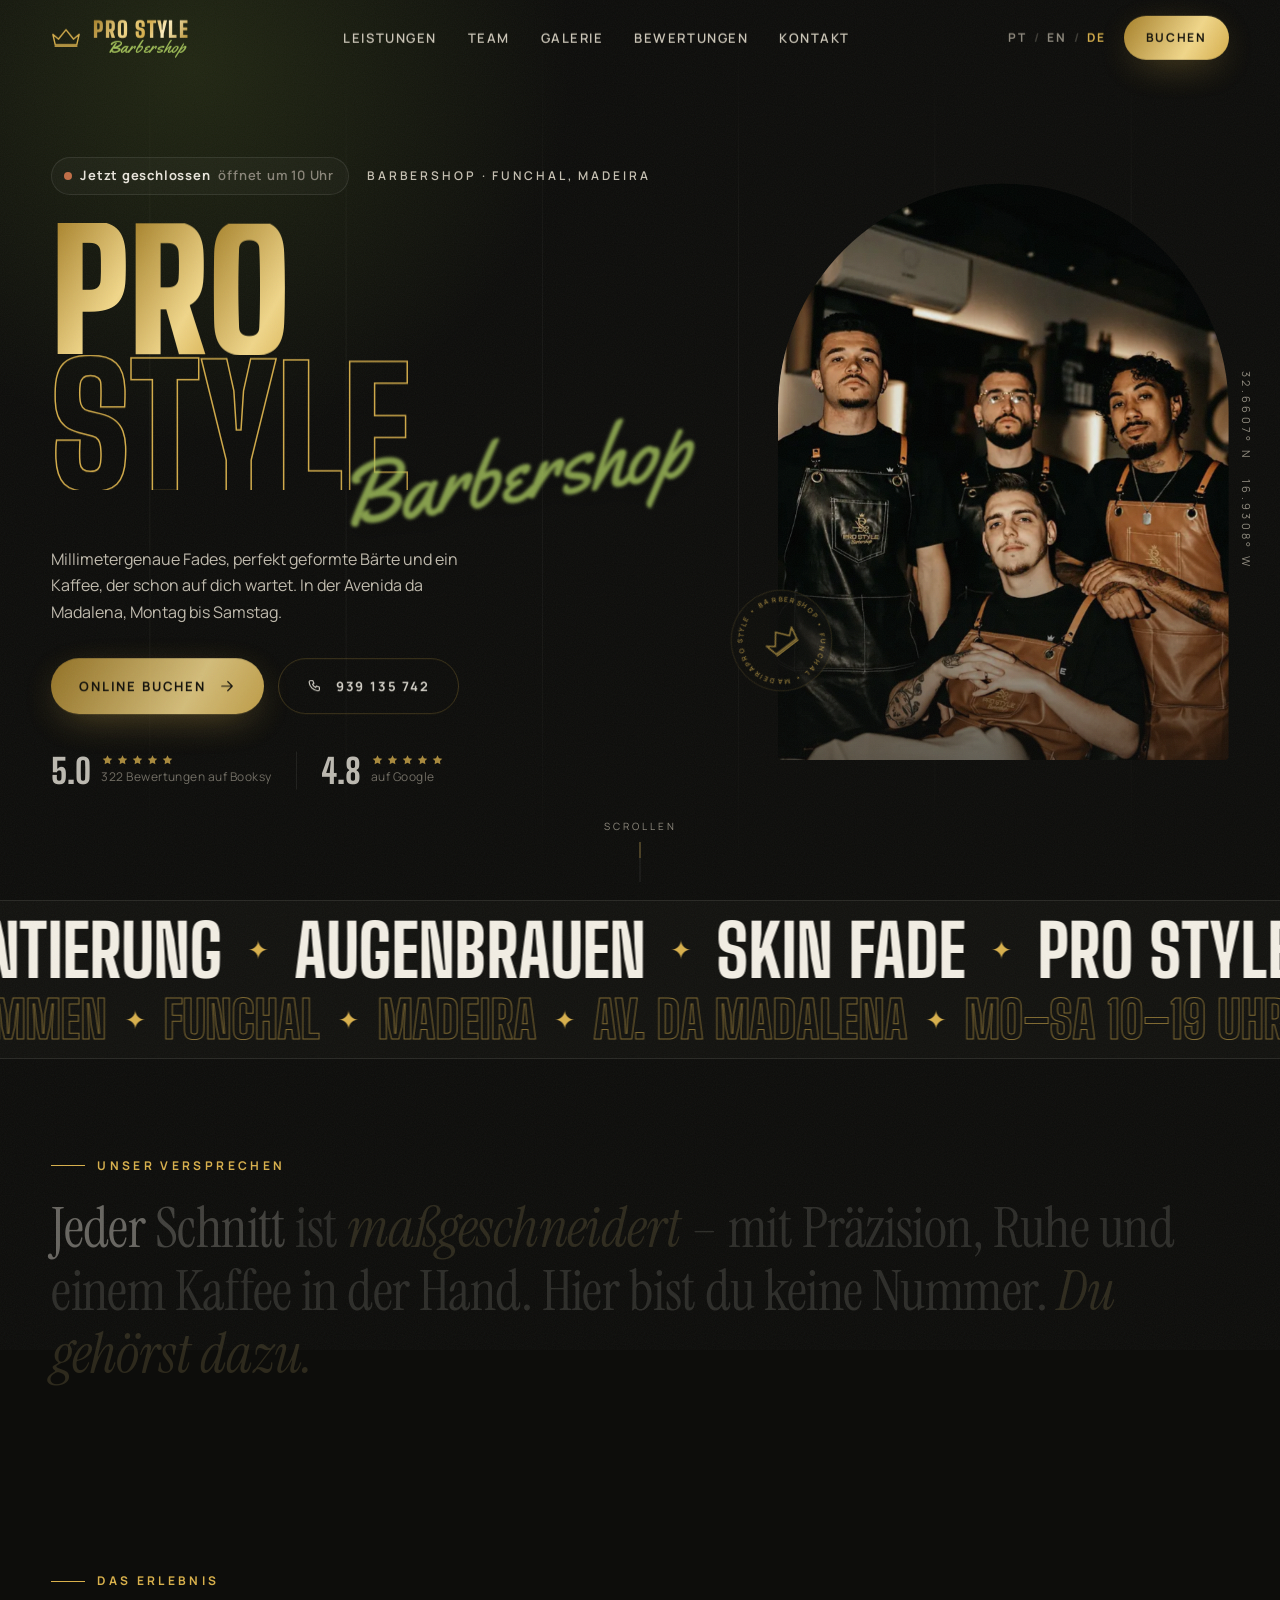
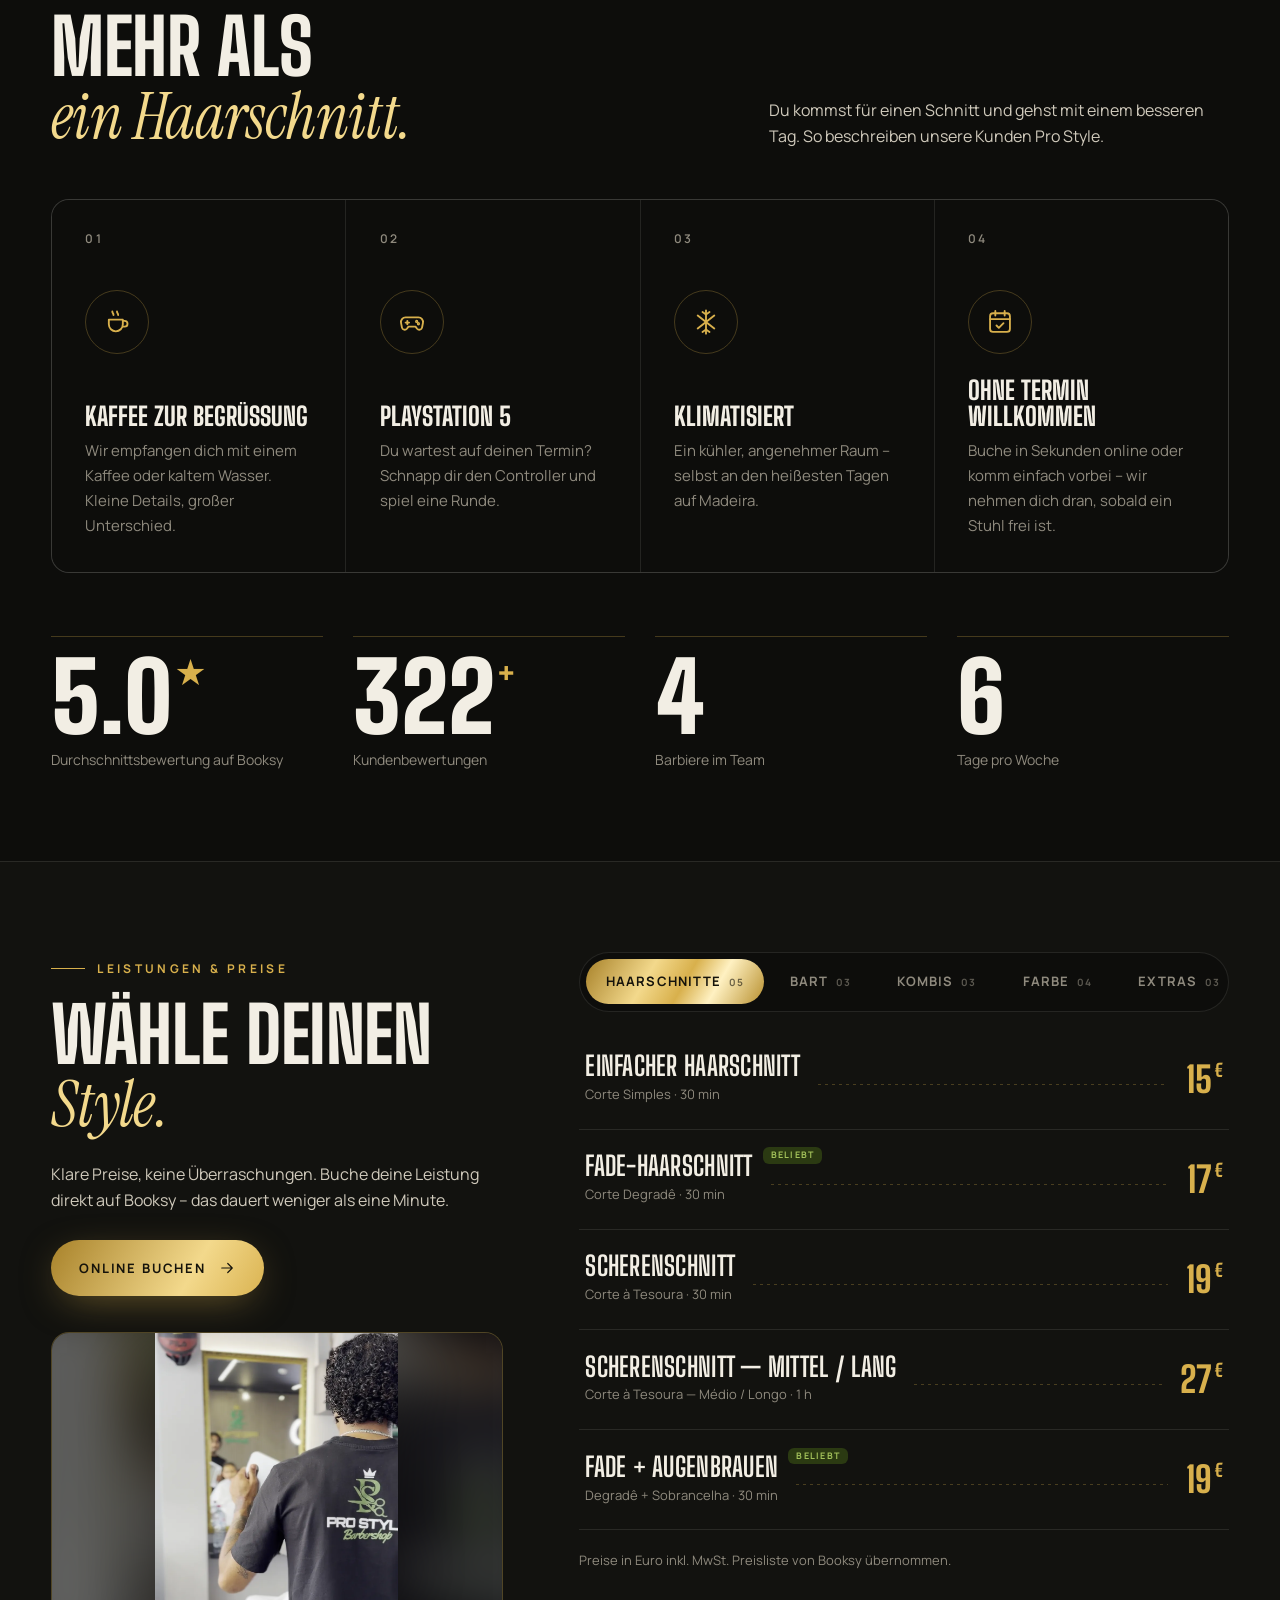
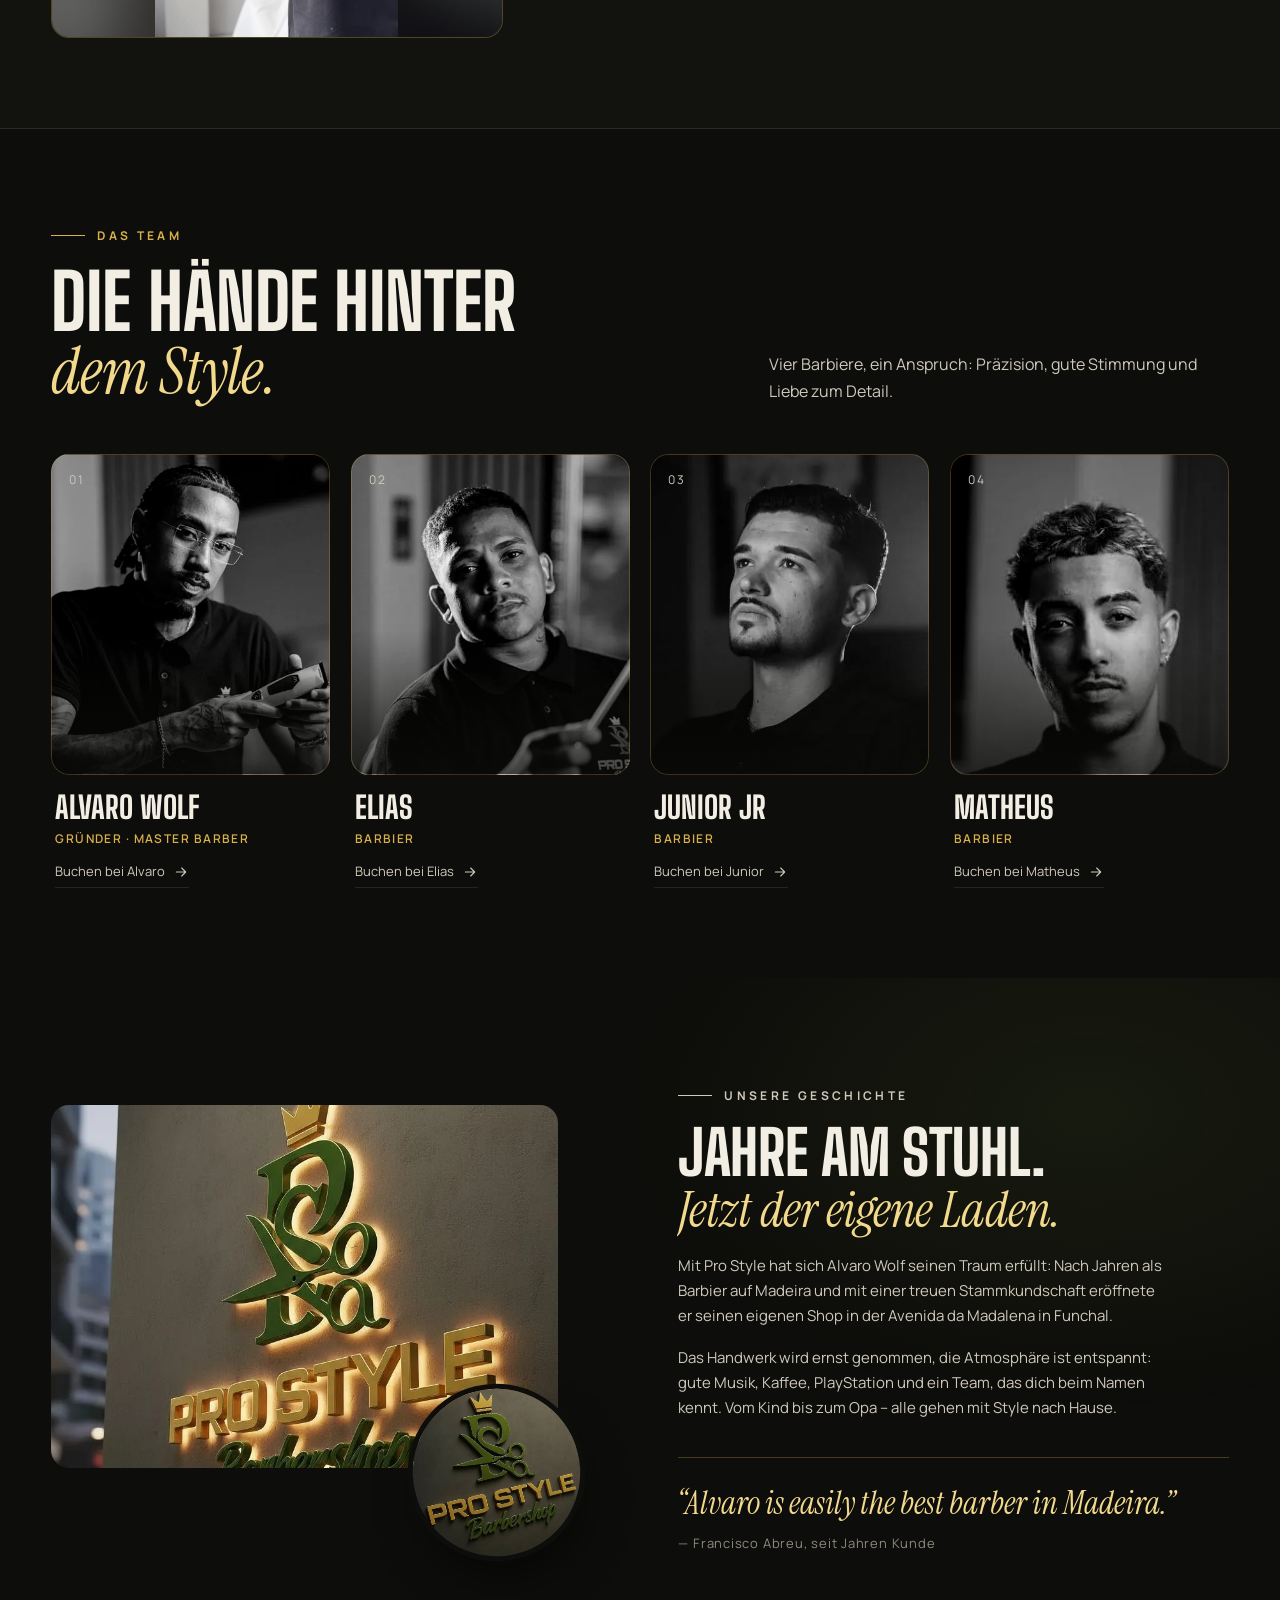
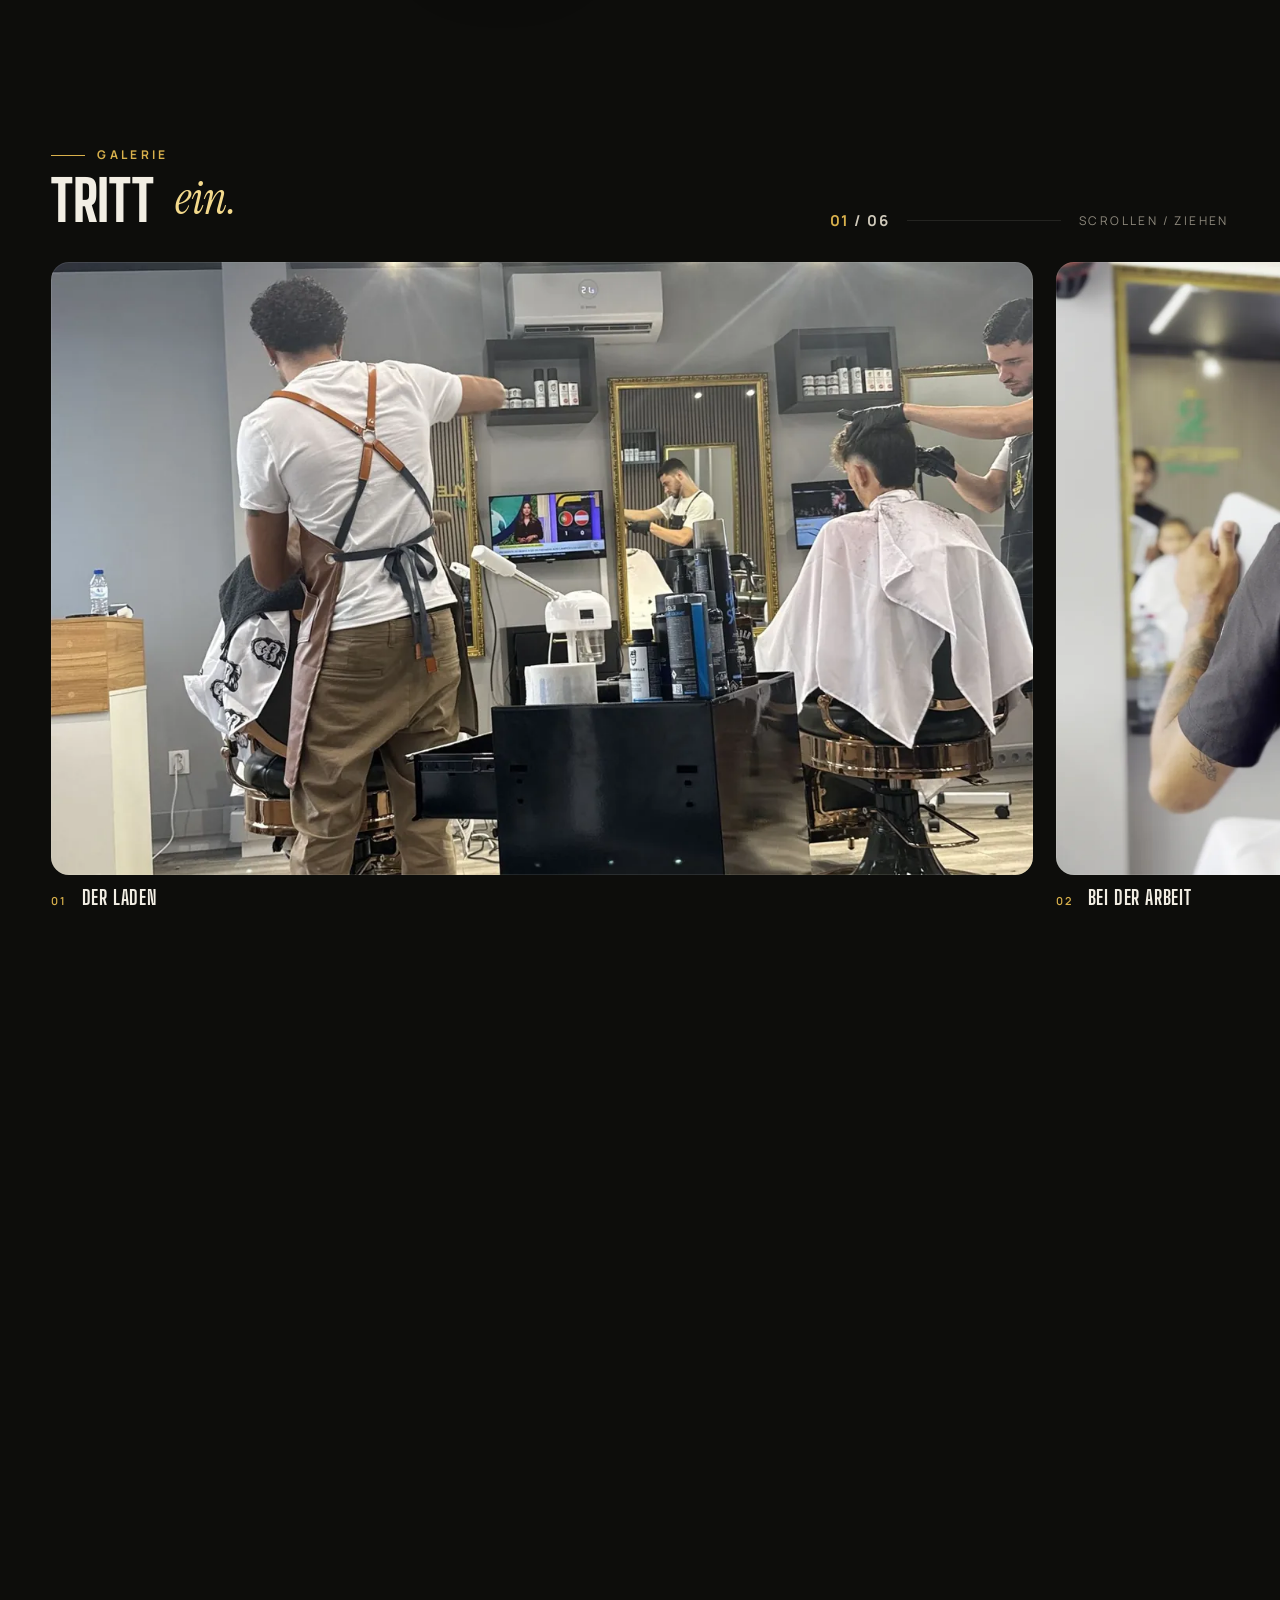
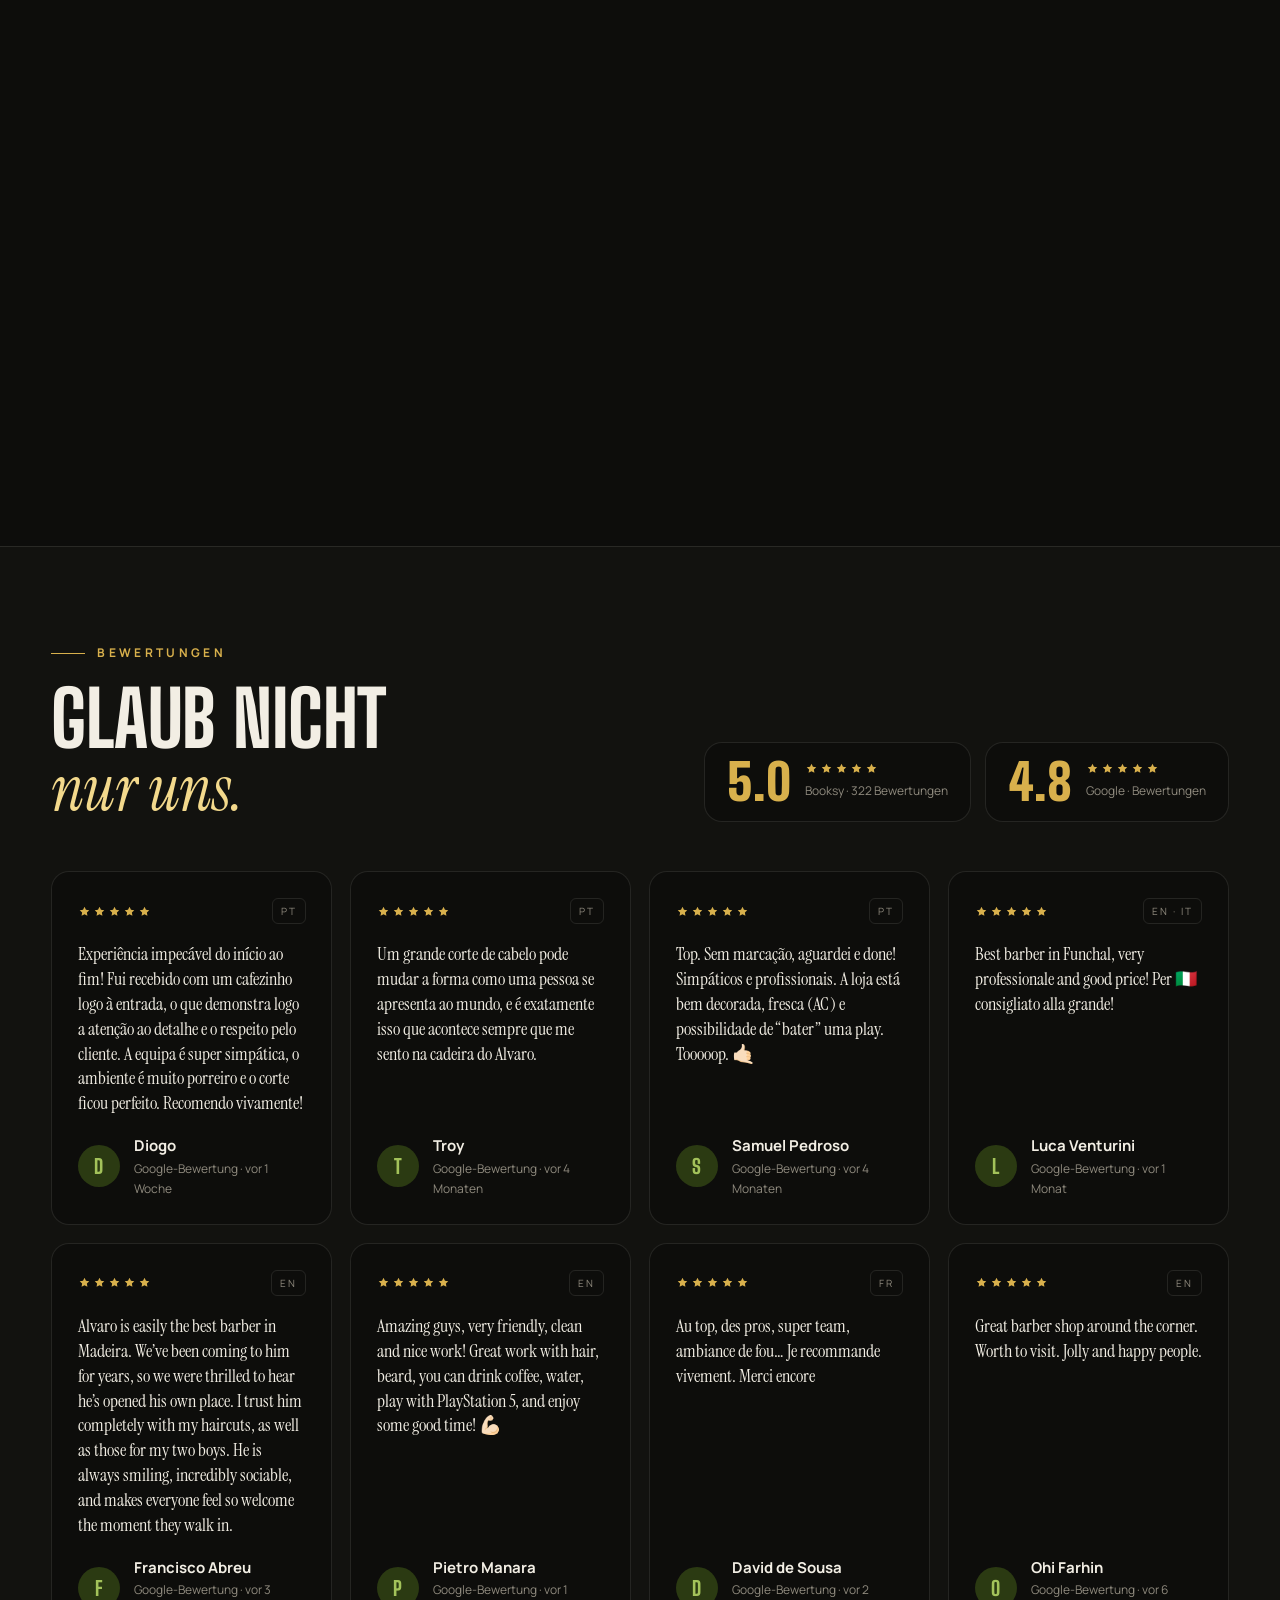
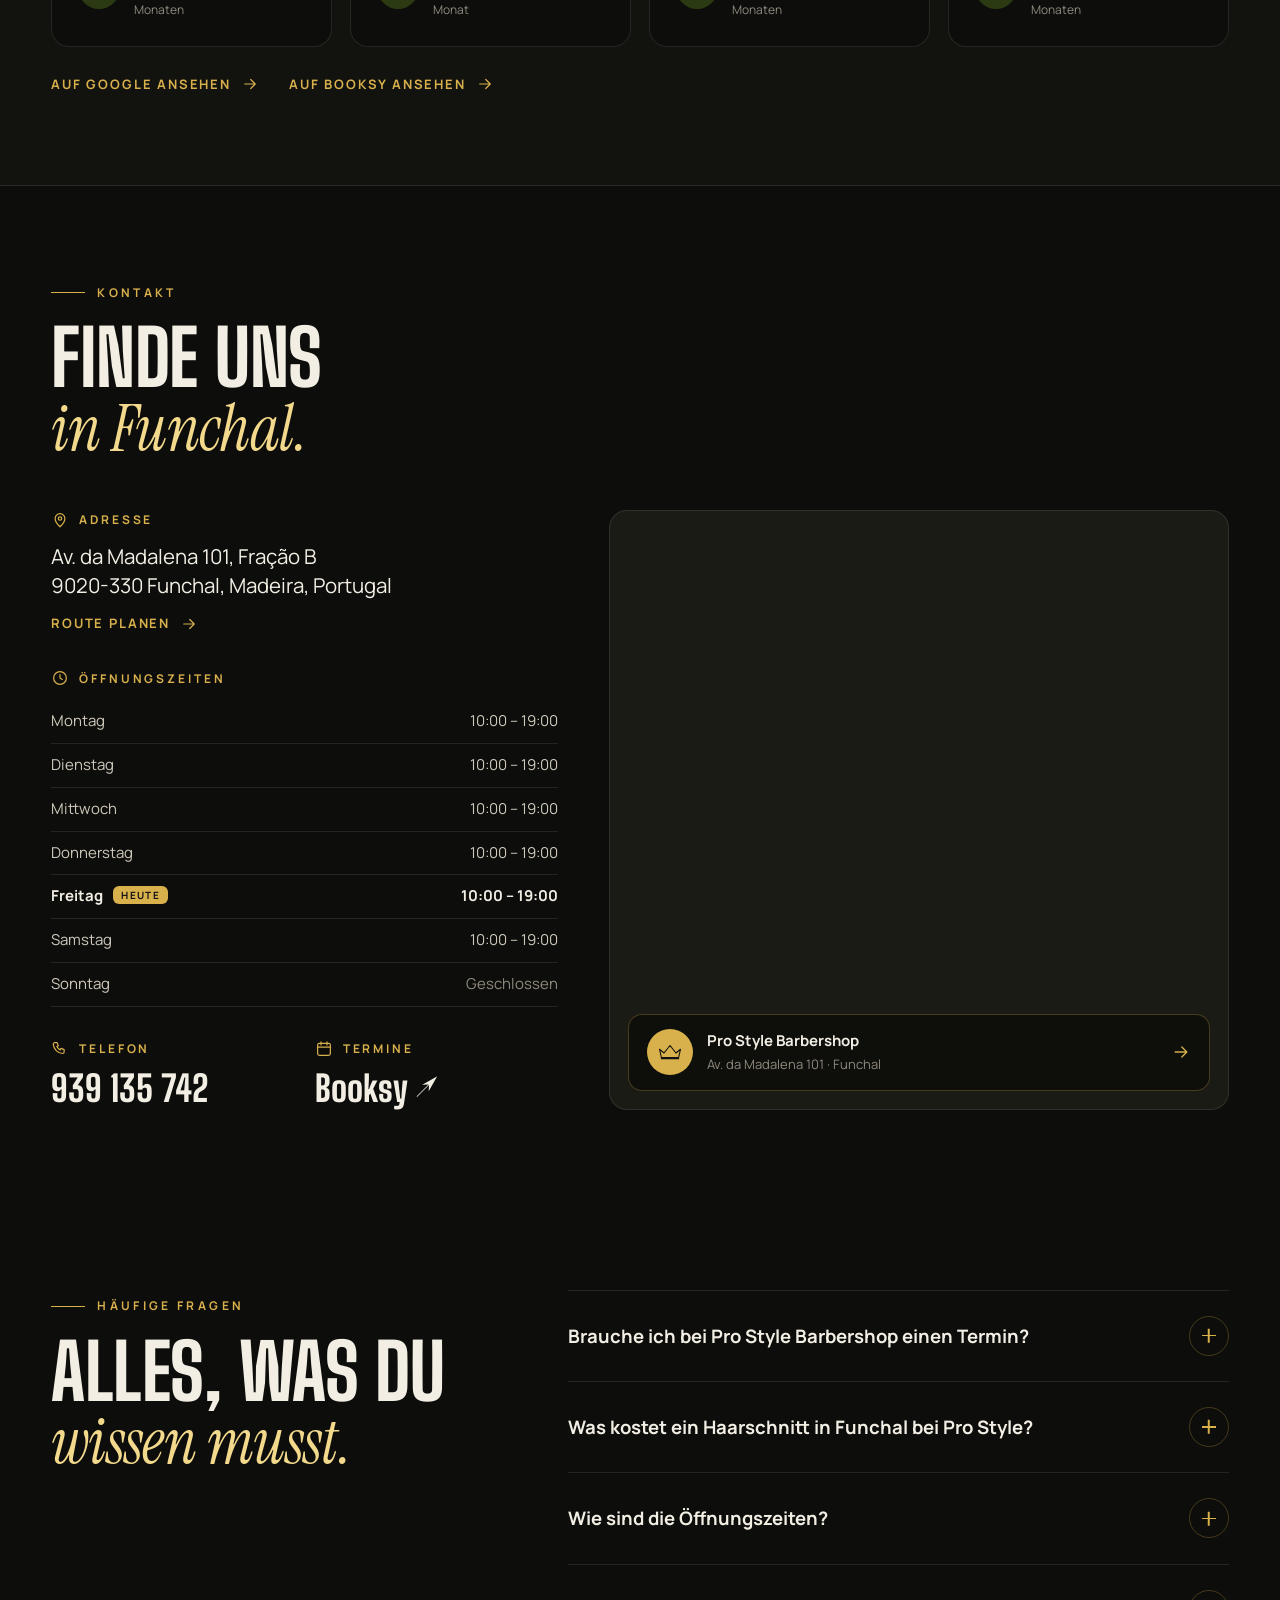
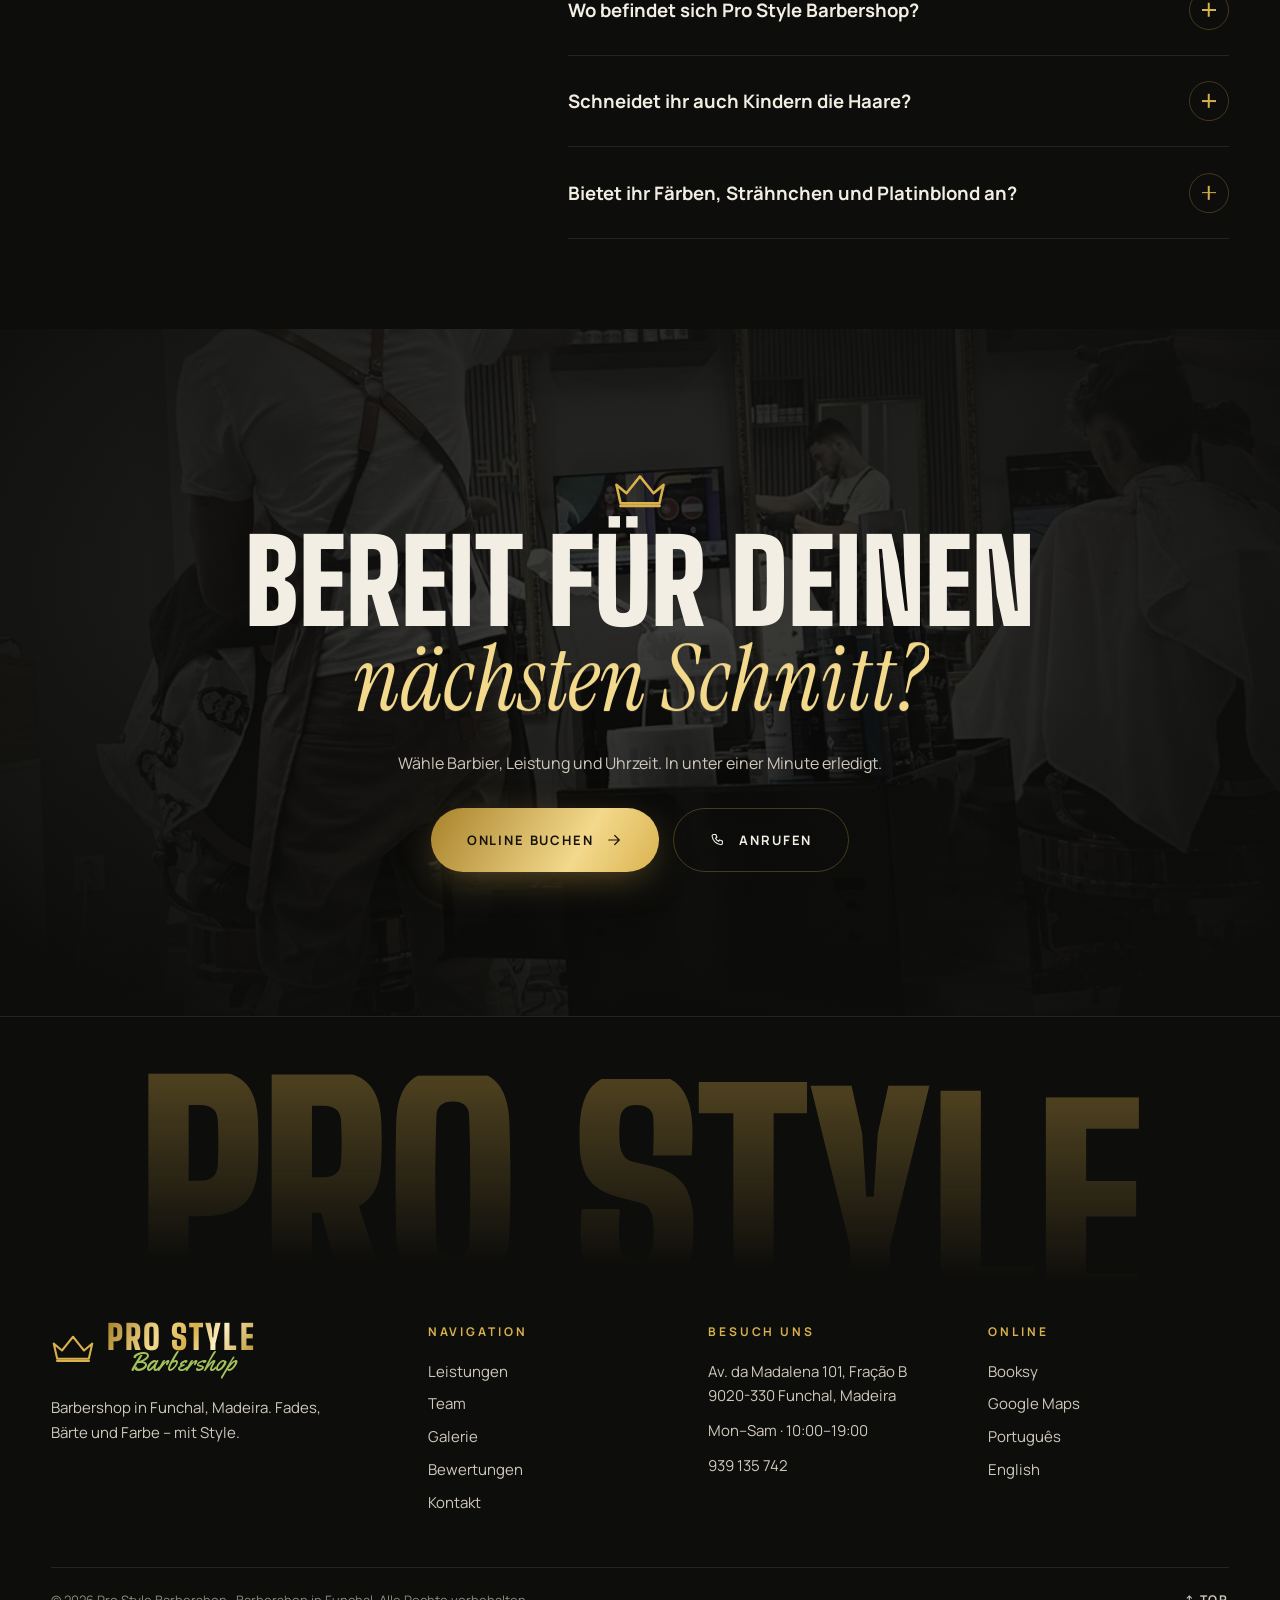
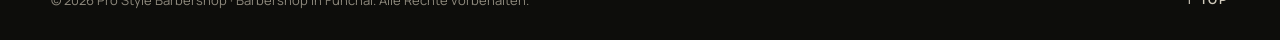
<file: de/index.html>
<!doctype html>
<html lang="de">
<head>
<meta charset="utf-8">
<meta name="viewport" content="width=device-width, initial-scale=1, viewport-fit=cover">
<title>Pro Style Barbershop – Barbershop in Funchal, Madeira</title>
<meta name="description" content="Barbershop in der Av. da Madalena, Funchal. Fades, Bart und Färben ab 15 €. ★ 5.0 bei 322 Booksy-Bewertungen. Mo–Sa 10–19 Uhr. Online buchen.">
<link rel="canonical" href="https://www.prostylebarbershop.pt/de/">
<link rel="alternate" hreflang="pt-PT" href="https://www.prostylebarbershop.pt/">
<link rel="alternate" hreflang="en" href="https://www.prostylebarbershop.pt/en/">
<link rel="alternate" hreflang="de" href="https://www.prostylebarbershop.pt/de/">
<link rel="alternate" hreflang="x-default" href="https://www.prostylebarbershop.pt/">
<meta name="robots" content="noindex, nofollow">
<meta name="theme-color" content="#0d0d0b">
<meta name="geo.region" content="PT-30">
<meta name="geo.placename" content="Funchal, Madeira">
<meta name="geo.position" content="32.6607696;-16.9308653">
<meta name="ICBM" content="32.6607696, -16.9308653">
<meta property="og:type" content="website">
<meta property="og:site_name" content="Pro Style Barbershop">
<meta property="og:locale" content="de_DE">
<meta property="og:title" content="Pro Style Barbershop – Barbershop in Funchal, Madeira">
<meta property="og:description" content="Barbershop in der Av. da Madalena, Funchal. Fades, Bart und Färben ab 15 €. ★ 5.0 bei 322 Booksy-Bewertungen. Mo–Sa 10–19 Uhr. Online buchen.">
<meta property="og:url" content="https://www.prostylebarbershop.pt/de/">
<meta property="og:image" content="https://www.prostylebarbershop.pt/assets/img/og-image.jpg">
<meta property="og:image:width" content="1200">
<meta property="og:image:height" content="629">
<meta name="twitter:card" content="summary_large_image">
<link rel="icon" type="image/png" sizes="32x32" href="../favicon-32.png">
<link rel="apple-touch-icon" href="../apple-touch-icon.png">
<link rel="manifest" href="../site.webmanifest">
<link rel="preconnect" href="https://fonts.googleapis.com">
<link rel="preconnect" href="https://fonts.gstatic.com" crossorigin>
<link rel="stylesheet" href="https://fonts.googleapis.com/css2?family=Big+Shoulders+Display:wght@500;700;800;900&family=Instrument+Serif:ital@0;1&family=Manrope:wght@400;500;600;700&family=Yellowtail&display=swap">
<link rel="preload" as="image" href="../assets/img/hero-team.webp" imagesrcset="../assets/img/hero-team-sm.webp 640w, ../assets/img/hero-team.webp 1100w" imagesizes="(max-width: 900px) 100vw, 45vw">
<link rel="stylesheet" href="../assets/css/style.css">
<script>document.documentElement.classList.add('js');</script>
<script type="application/ld+json">{"@context": "https://schema.org", "@type": "BarberShop", "@id": "https://www.prostylebarbershop.pt/#barbershop", "name": "Pro Style Barbershop", "alternateName": "Pro Style Barber Shop", "description": "Barbershop in der Av. da Madalena, Funchal. Fades, Bart und Färben ab 15 €. ★ 5.0 bei 322 Booksy-Bewertungen. Mo–Sa 10–19 Uhr. Online buchen.", "url": "https://www.prostylebarbershop.pt/de/", "logo": "https://www.prostylebarbershop.pt/icon-512.png", "image": ["https://www.prostylebarbershop.pt/assets/img/og-image.jpg", "https://www.prostylebarbershop.pt/assets/img/hero-team.webp", "https://www.prostylebarbershop.pt/assets/img/interior.webp"], "telephone": "+351939135742", "priceRange": "€€", "currenciesAccepted": "EUR", "address": {"@type": "PostalAddress", "streetAddress": "Av. da Madalena 101, Fração B", "addressLocality": "Funchal", "addressRegion": "Madeira", "postalCode": "9020-330", "addressCountry": "PT"}, "geo": {"@type": "GeoCoordinates", "latitude": 32.6607696, "longitude": -16.9308653}, "hasMap": "https://maps.google.com/?cid=11358967857118036349", "areaServed": [{"@type": "City", "name": "Funchal"}, {"@type": "AdministrativeArea", "name": "Madeira"}], "openingHoursSpecification": [{"@type": "OpeningHoursSpecification", "dayOfWeek": ["Monday", "Tuesday", "Wednesday", "Thursday", "Friday", "Saturday"], "opens": "10:00", "closes": "19:00"}], "founder": {"@type": "Person", "name": "Alvaro Wolf"}, "employee": [{"@type": "Person", "name": "Alvaro Wolf", "jobTitle": "Barber"}, {"@type": "Person", "name": "Elias", "jobTitle": "Barber"}, {"@type": "Person", "name": "Junior JR", "jobTitle": "Barber"}, {"@type": "Person", "name": "Matheus", "jobTitle": "Barber"}], "sameAs": ["https://prostyle38.booksy.com", "https://maps.google.com/?cid=11358967857118036349"], "potentialAction": {"@type": "ReserveAction", "target": "https://prostyle38.booksy.com", "name": "Online buchen"}, "hasOfferCatalog": {"@type": "OfferCatalog", "name": "Leistungen & Preise", "itemListElement": [{"@type": "Offer", "price": "15.00", "priceCurrency": "EUR", "itemOffered": {"@type": "Service", "name": "Einfacher Haarschnitt"}}, {"@type": "Offer", "price": "17.00", "priceCurrency": "EUR", "itemOffered": {"@type": "Service", "name": "Fade-Haarschnitt"}}, {"@type": "Offer", "price": "19.00", "priceCurrency": "EUR", "itemOffered": {"@type": "Service", "name": "Scherenschnitt"}}, {"@type": "Offer", "price": "27.00", "priceCurrency": "EUR", "itemOffered": {"@type": "Service", "name": "Scherenschnitt — mittel / lang"}}, {"@type": "Offer", "price": "19.00", "priceCurrency": "EUR", "itemOffered": {"@type": "Service", "name": "Fade + Augenbrauen"}}, {"@type": "Offer", "price": "14.00", "priceCurrency": "EUR", "itemOffered": {"@type": "Service", "name": "Bart einfach"}}, {"@type": "Offer", "price": "30.00", "priceCurrency": "EUR", "itemOffered": {"@type": "Service", "name": "Pro Style Bart"}}, {"@type": "Offer", "price": "26.00", "priceCurrency": "EUR", "itemOffered": {"@type": "Service", "name": "Bart + Pigmentierung"}}, {"@type": "Offer", "price": "24.00", "priceCurrency": "EUR", "itemOffered": {"@type": "Service", "name": "Haare & Bart"}}, {"@type": "Offer", "price": "42.00", "priceCurrency": "EUR", "itemOffered": {"@type": "Service", "name": "Haare & Bart Pro Style"}}, {"@type": "Offer", "price": "29.00", "priceCurrency": "EUR", "itemOffered": {"@type": "Service", "name": "Schnitt + Pigmentierung"}}, {"@type": "Offer", "price": "35.00", "priceCurrency": "EUR", "itemOffered": {"@type": "Service", "name": "Färben"}}, {"@type": "Offer", "price": "50.00", "priceCurrency": "EUR", "itemOffered": {"@type": "Service", "name": "Färben + Haarschnitt"}}, {"@type": "Offer", "price": "60.00", "priceCurrency": "EUR", "itemOffered": {"@type": "Service", "name": "Strähnchen"}}, {"@type": "Offer", "price": "70.00", "priceCurrency": "EUR", "itemOffered": {"@type": "Service", "name": "Platinblond"}}, {"@type": "Offer", "price": "5.00", "priceCurrency": "EUR", "itemOffered": {"@type": "Service", "name": "Augenbrauen"}}, {"@type": "Offer", "price": "3.00", "priceCurrency": "EUR", "itemOffered": {"@type": "Service", "name": "Nasenwachs"}}, {"@type": "Offer", "price": "20.00", "priceCurrency": "EUR", "itemOffered": {"@type": "Service", "name": "Fade + Nasenwachs"}}]}, "amenityFeature": [{"@type": "LocationFeatureSpecification", "name": "Air conditioning", "value": true}, {"@type": "LocationFeatureSpecification", "name": "Free coffee", "value": true}, {"@type": "LocationFeatureSpecification", "name": "PlayStation 5", "value": true}, {"@type": "LocationFeatureSpecification", "name": "Walk-ins welcome", "value": true}]}</script>
<script type="application/ld+json">{"@context": "https://schema.org", "@type": "FAQPage", "mainEntity": [{"@type": "Question", "name": "Brauche ich bei Pro Style Barbershop einen Termin?", "acceptedAnswer": {"@type": "Answer", "text": "Wir empfehlen, online über Booksy zu buchen, um deine Wunschzeit zu sichern. Kunden ohne Termin sind aber willkommen, sobald ein Stuhl frei ist."}}, {"@type": "Question", "name": "Was kostet ein Haarschnitt in Funchal bei Pro Style?", "acceptedAnswer": {"@type": "Answer", "text": "Ein einfacher Haarschnitt kostet 15 €, ein Fade 17 € und die Kombi Haare & Bart 24 €. Die vollständige Preisliste findest du oben."}}, {"@type": "Question", "name": "Wie sind die Öffnungszeiten?", "acceptedAnswer": {"@type": "Answer", "text": "Wir haben Montag bis Samstag von 10:00 bis 19:00 Uhr geöffnet. Sonntags ist geschlossen."}}, {"@type": "Question", "name": "Wo befindet sich Pro Style Barbershop?", "acceptedAnswer": {"@type": "Answer", "text": "Av. da Madalena 101, Fração B, 9020-330 Funchal, Madeira, Portugal. Tippe auf „Route planen“, um den Weg in Google Maps zu öffnen."}}, {"@type": "Question", "name": "Schneidet ihr auch Kindern die Haare?", "acceptedAnswer": {"@type": "Answer", "text": "Ja. Wir schneiden Haare für Kunden jeden Alters – viele Väter bringen ihre Söhne gleich mit."}}, {"@type": "Question", "name": "Bietet ihr Färben, Strähnchen und Platinblond an?", "acceptedAnswer": {"@type": "Answer", "text": "Ja. Färben ab 35 €, Strähnchen 60 € und Platinblond 70 €."}}]}</script>
<script type="application/ld+json">{"@context": "https://schema.org", "@type": "WebSite", "name": "Pro Style Barbershop", "url": "https://www.prostylebarbershop.pt/", "inLanguage": "de"}</script>
</head>
<body data-lang="de">
<a class="skip" href="#main">Zum Inhalt springen</a>

<div class="loader" aria-hidden="true">
  <div class="loader-inner">
    <svg class="crown" viewBox="0 0 64 44" aria-hidden="true"><path class="crown-path" d="M4 14l12 10L32 4l16 20 12-10-5 22H9L4 14Z" fill="none" stroke="currentColor" stroke-width="3" stroke-linejoin="round"/><path class="crown-base" d="M9 39h46" stroke="currentColor" stroke-width="3.4" stroke-linecap="round"/></svg>
    <div class="loader-word"><span>P</span><span>R</span><span>O</span><span>&nbsp;</span><span>S</span><span>T</span><span>Y</span><span>L</span><span>E</span></div>
    <div class="loader-bar"><i></i></div>
    <p class="loader-sub"><span>Der Stuhl wird vorbereitet</span><b class="loader-count">0</b></p>
  </div>
</div>
<div class="wipe" aria-hidden="true"><div class="wipe-gold"></div><div class="wipe-dark"><svg class="crown" viewBox="0 0 64 44" aria-hidden="true"><path class="crown-path" d="M4 14l12 10L32 4l16 20 12-10-5 22H9L4 14Z" fill="none" stroke="currentColor" stroke-width="3" stroke-linejoin="round"/><path class="crown-base" d="M9 39h46" stroke="currentColor" stroke-width="3.4" stroke-linecap="round"/></svg></div></div>

<div class="cursor" aria-hidden="true"><div class="cursor-dot"></div><div class="cursor-ring"><span class="cursor-label"></span></div></div>
<div class="grain" aria-hidden="true"></div>
<div class="svc-preview" aria-hidden="true"><img src="../assets/img/barber-at-work.webp" data-cat="cuts" alt="" width="900" height="1125" loading="lazy" decoding="async"><img src="../assets/img/team-elias.webp" data-cat="beard" alt="" width="544" height="544" loading="lazy" decoding="async"><img src="../assets/img/hero-team-sm.webp" data-cat="combo" alt="" width="640" height="960" loading="lazy" decoding="async"><img src="../assets/img/team-matheus.webp" data-cat="color" alt="" width="362" height="362" loading="lazy" decoding="async"><img src="../assets/img/interior.webp" data-cat="extras" alt="" width="1400" height="874" loading="lazy" decoding="async"></div>

<header class="header">
  <div class="header-in">
    <a class="brand" href="../" aria-label="Pro Style Barbershop — Barbershop in Funchal" data-cursor="hover"><span class="wordmark "><svg class="crown" viewBox="0 0 64 44" aria-hidden="true"><path class="crown-path" d="M4 14l12 10L32 4l16 20 12-10-5 22H9L4 14Z" fill="none" stroke="currentColor" stroke-width="3" stroke-linejoin="round"/><path class="crown-base" d="M9 39h46" stroke="currentColor" stroke-width="3.4" stroke-linecap="round"/></svg><span class="wm-text"><span class="wm-pro">PRO STYLE</span><span class="wm-script">Barbershop</span></span></span></a>
    <nav class="nav" aria-label="Menu">
      <ul><li><a href="#leistungen" data-cursor="hover">Leistungen</a></li><li><a href="#team" data-cursor="hover">Team</a></li><li><a href="#galerie" data-cursor="hover">Galerie</a></li><li><a href="#bewertungen" data-cursor="hover">Bewertungen</a></li><li><a href="#kontakt" data-cursor="hover">Kontakt</a></li></ul>
    </nav>
    <div class="header-actions">
      <div class="lang" role="group" aria-label="Language"><a href="../" hreflang="pt" lang="pt" title="Português" data-cursor="hover">PT</a><span class="lang-sep">/</span><a href="../en/" hreflang="en" lang="en" title="English" data-cursor="hover">EN</a><span class="lang-sep">/</span><span class="lang-cur" aria-current="true">DE</span></div>
      <a class="btn btn-gold btn-sm magnetic" href="https://prostyle38.booksy.com" target="_blank" rel="noopener" data-cursor="book"><span>Buchen</span></a>
      <button class="burger" aria-expanded="false" aria-controls="mnav" aria-label="Menü"><i></i><i></i></button>
    </div>
  </div>
  <div class="progress" aria-hidden="true"><i></i></div>
</header>

<div class="mnav" id="mnav" hidden>
  <ul><li><a href="#leistungen"><span>01</span>Leistungen</a></li><li><a href="#team"><span>02</span>Team</a></li><li><a href="#galerie"><span>03</span>Galerie</a></li><li><a href="#bewertungen"><span>04</span>Bewertungen</a></li><li><a href="#kontakt"><span>05</span>Kontakt</a></li></ul>
  <div class="mnav-foot">
    <div class="lang mnav-lang"><a href="../" hreflang="pt" lang="pt" title="Português" data-cursor="hover">PT</a><span class="lang-sep">/</span><a href="../en/" hreflang="en" lang="en" title="English" data-cursor="hover">EN</a><span class="lang-sep">/</span><span class="lang-cur" aria-current="true">DE</span></div>
    <a href="tel:+351939135742"><svg class="ico" viewBox="0 0 24 24" fill="none" stroke="currentColor" stroke-width="1.6" stroke-linecap="round" stroke-linejoin="round" aria-hidden="true"><path d="M5 3.5h3.2l1.6 4-2 1.3a10 10 0 0 0 4.4 4.4l1.3-2 4 1.6V16a2 2 0 0 1-2 2A13.5 13.5 0 0 1 3 5.5a2 2 0 0 1 2-2Z"/></svg> 939 135 742</a>
    <a href="https://www.google.com/maps/dir/?api=1&destination=Pro+Style+Barbershop%2C+Av.+da+Madalena+101%2C+9020-330+Funchal" target="_blank" rel="noopener"><svg class="ico" viewBox="0 0 24 24" fill="none" stroke="currentColor" stroke-width="1.6" stroke-linecap="round" stroke-linejoin="round" aria-hidden="true"><path d="M12 21s-6.5-6-6.5-11a6.5 6.5 0 0 1 13 0c0 5-6.5 11-6.5 11Z"/><circle cx="12" cy="10" r="2.3"/></svg> Av. da Madalena 101, Funchal</a>
  </div>
</div>

<main id="main">

<section class="hero" aria-labelledby="hero-title">
  <div class="hero-bg" aria-hidden="true"><div class="hero-glow"></div><div class="hero-spot"></div><div class="hero-lines"></div></div>
  <div class="container hero-grid">
    <div class="hero-copy">
      <p class="eyebrow hero-in"><span class="status" data-status><i></i><b data-open="Jetzt geöffnet" data-closed="Jetzt geschlossen">Jetzt geöffnet</b><span class="status-sub" data-open="schließt um 19 Uhr" data-closed="öffnet um 10 Uhr">schließt um 19 Uhr</span></span><span class="eyebrow-txt">Barbershop · Funchal, Madeira</span></p>
      <h1 id="hero-title" class="hero-title">
        <span class="sr-only">Pro Style Barbershop — Barbershop in Funchal, Madeira</span>
        <span class="ht-line" aria-hidden="true"><span class="ht-word">PRO</span></span>
        <span class="ht-line" aria-hidden="true"><span class="ht-word ht-outline">STYLE</span></span>
        <span class="ht-script" aria-hidden="true">Barbershop</span>
      </h1>
      <p class="hero-lead hero-in">Millimetergenaue Fades, perfekt geformte Bärte und ein Kaffee, der schon auf dich wartet. In der Avenida da Madalena, Montag bis Samstag.</p>
      <div class="hero-ctas hero-in">
        <a class="btn btn-gold magnetic" href="https://prostyle38.booksy.com" target="_blank" rel="noopener" data-cursor="book"><span>Online buchen</span><svg class="ico" viewBox="0 0 24 24" fill="none" stroke="currentColor" stroke-width="1.6" stroke-linecap="round" stroke-linejoin="round" aria-hidden="true"><path d="M5 12h14M13 6l6 6-6 6"/></svg></a>
        <a class="btn btn-ghost magnetic" href="tel:+351939135742" data-cursor="hover"><svg class="ico" viewBox="0 0 24 24" fill="none" stroke="currentColor" stroke-width="1.6" stroke-linecap="round" stroke-linejoin="round" aria-hidden="true"><path d="M5 3.5h3.2l1.6 4-2 1.3a10 10 0 0 0 4.4 4.4l1.3-2 4 1.6V16a2 2 0 0 1-2 2A13.5 13.5 0 0 1 3 5.5a2 2 0 0 1 2-2Z"/></svg><span>939 135 742</span></a>
      </div>
      <div class="hero-ratings hero-in">
        <a href="https://prostyle38.booksy.com" target="_blank" rel="noopener" class="rating" data-cursor="hover"><strong>5.0</strong><span class="stars" aria-hidden="true"><svg viewBox="0 0 24 24" aria-hidden="true"><path fill="currentColor" d="m12 3 2.7 5.6 6.1.9-4.4 4.3 1 6.1L12 17l-5.4 2.9 1-6.1L3.2 9.5l6.1-.9L12 3Z"/></svg><svg viewBox="0 0 24 24" aria-hidden="true"><path fill="currentColor" d="m12 3 2.7 5.6 6.1.9-4.4 4.3 1 6.1L12 17l-5.4 2.9 1-6.1L3.2 9.5l6.1-.9L12 3Z"/></svg><svg viewBox="0 0 24 24" aria-hidden="true"><path fill="currentColor" d="m12 3 2.7 5.6 6.1.9-4.4 4.3 1 6.1L12 17l-5.4 2.9 1-6.1L3.2 9.5l6.1-.9L12 3Z"/></svg><svg viewBox="0 0 24 24" aria-hidden="true"><path fill="currentColor" d="m12 3 2.7 5.6 6.1.9-4.4 4.3 1 6.1L12 17l-5.4 2.9 1-6.1L3.2 9.5l6.1-.9L12 3Z"/></svg><svg viewBox="0 0 24 24" aria-hidden="true"><path fill="currentColor" d="m12 3 2.7 5.6 6.1.9-4.4 4.3 1 6.1L12 17l-5.4 2.9 1-6.1L3.2 9.5l6.1-.9L12 3Z"/></svg></span><small>322 Bewertungen auf Booksy</small></a>
        <span class="rating-sep" aria-hidden="true"></span>
        <a href="https://maps.app.goo.gl/f3qpy4afYyYAXmer7" target="_blank" rel="noopener" class="rating" data-cursor="hover"><strong>4.8</strong><span class="stars" aria-hidden="true"><svg viewBox="0 0 24 24" aria-hidden="true"><path fill="currentColor" d="m12 3 2.7 5.6 6.1.9-4.4 4.3 1 6.1L12 17l-5.4 2.9 1-6.1L3.2 9.5l6.1-.9L12 3Z"/></svg><svg viewBox="0 0 24 24" aria-hidden="true"><path fill="currentColor" d="m12 3 2.7 5.6 6.1.9-4.4 4.3 1 6.1L12 17l-5.4 2.9 1-6.1L3.2 9.5l6.1-.9L12 3Z"/></svg><svg viewBox="0 0 24 24" aria-hidden="true"><path fill="currentColor" d="m12 3 2.7 5.6 6.1.9-4.4 4.3 1 6.1L12 17l-5.4 2.9 1-6.1L3.2 9.5l6.1-.9L12 3Z"/></svg><svg viewBox="0 0 24 24" aria-hidden="true"><path fill="currentColor" d="m12 3 2.7 5.6 6.1.9-4.4 4.3 1 6.1L12 17l-5.4 2.9 1-6.1L3.2 9.5l6.1-.9L12 3Z"/></svg><svg viewBox="0 0 24 24" aria-hidden="true"><path fill="currentColor" d="m12 3 2.7 5.6 6.1.9-4.4 4.3 1 6.1L12 17l-5.4 2.9 1-6.1L3.2 9.5l6.1-.9L12 3Z"/></svg></span><small>auf Google</small></a>
      </div>
    </div>
    <div class="hero-media">
      <div class="hero-frame">
        <img src="../assets/img/hero-team.webp" srcset="../assets/img/hero-team-sm.webp 640w, ../assets/img/hero-team.webp 1100w" sizes="(max-width: 900px) 100vw, 40vw" alt="Das Team von Pro Style Barbershop in Funchal" width="1100" height="1650" fetchpriority="high">
        <span class="hero-frame-shine" aria-hidden="true"></span>
      </div>
      <div class="badge" aria-hidden="true">
        <svg viewBox="0 0 200 200"><defs><path id="circ-de" d="M100,100 m-78,0 a78,78 0 1,1 156,0 a78,78 0 1,1 -156,0"/></defs><text><textPath href="#circ-de">PRO STYLE • BARBERSHOP • FUNCHAL • MADEIRA • </textPath></text></svg>
        <svg class="crown" viewBox="0 0 64 44" aria-hidden="true"><path class="crown-path" d="M4 14l12 10L32 4l16 20 12-10-5 22H9L4 14Z" fill="none" stroke="currentColor" stroke-width="3" stroke-linejoin="round"/><path class="crown-base" d="M9 39h46" stroke="currentColor" stroke-width="3.4" stroke-linecap="round"/></svg>
      </div>
      <p class="hero-loc"><span>32.6607° N</span><span>16.9308° W</span></p>
    </div>
  </div>
  <a class="scroll-cue" href="#erlebnis" data-cursor="hover"><span>Scrollen</span><i></i></a>
</section>

<section class="ticker" aria-hidden="true">
  <div class="marquee mq-a" aria-hidden="true"><div class="marquee-track"><span>Skin Fade</span><i aria-hidden="true">✦</i><span>Pro Style Bart</span><i aria-hidden="true">✦</i><span>Scherenschnitt</span><i aria-hidden="true">✦</i><span>Platinblond</span><i aria-hidden="true">✦</i><span>Pigmentierung</span><i aria-hidden="true">✦</i><span>Augenbrauen</span><i aria-hidden="true">✦</i><span>Skin Fade</span><i aria-hidden="true">✦</i><span>Pro Style Bart</span><i aria-hidden="true">✦</i><span>Scherenschnitt</span><i aria-hidden="true">✦</i><span>Platinblond</span><i aria-hidden="true">✦</i><span>Pigmentierung</span><i aria-hidden="true">✦</i><span>Augenbrauen</span><i aria-hidden="true">✦</i><span>Skin Fade</span><i aria-hidden="true">✦</i><span>Pro Style Bart</span><i aria-hidden="true">✦</i><span>Scherenschnitt</span><i aria-hidden="true">✦</i><span>Platinblond</span><i aria-hidden="true">✦</i><span>Pigmentierung</span><i aria-hidden="true">✦</i><span>Augenbrauen</span><i aria-hidden="true">✦</i><span>Skin Fade</span><i aria-hidden="true">✦</i><span>Pro Style Bart</span><i aria-hidden="true">✦</i><span>Scherenschnitt</span><i aria-hidden="true">✦</i><span>Platinblond</span><i aria-hidden="true">✦</i><span>Pigmentierung</span><i aria-hidden="true">✦</i><span>Augenbrauen</span><i aria-hidden="true">✦</i></div></div>
  <div class="marquee mq-b" aria-hidden="true"><div class="marquee-track"><span>Funchal</span><i aria-hidden="true">✦</i><span>Madeira</span><i aria-hidden="true">✦</i><span>Av. da Madalena</span><i aria-hidden="true">✦</i><span>Mo–Sa 10–19 Uhr</span><i aria-hidden="true">✦</i><span>Ohne Termin willkommen</span><i aria-hidden="true">✦</i><span>Funchal</span><i aria-hidden="true">✦</i><span>Madeira</span><i aria-hidden="true">✦</i><span>Av. da Madalena</span><i aria-hidden="true">✦</i><span>Mo–Sa 10–19 Uhr</span><i aria-hidden="true">✦</i><span>Ohne Termin willkommen</span><i aria-hidden="true">✦</i><span>Funchal</span><i aria-hidden="true">✦</i><span>Madeira</span><i aria-hidden="true">✦</i><span>Av. da Madalena</span><i aria-hidden="true">✦</i><span>Mo–Sa 10–19 Uhr</span><i aria-hidden="true">✦</i><span>Ohne Termin willkommen</span><i aria-hidden="true">✦</i><span>Funchal</span><i aria-hidden="true">✦</i><span>Madeira</span><i aria-hidden="true">✦</i><span>Av. da Madalena</span><i aria-hidden="true">✦</i><span>Mo–Sa 10–19 Uhr</span><i aria-hidden="true">✦</i><span>Ohne Termin willkommen</span><i aria-hidden="true">✦</i></div></div>
</section>

<section class="section manifesto">
  <div class="container">
    <p class="kicker">Unser Versprechen</p>
    <p class="manifesto-text">Jeder Schnitt ist <em>maßgeschneidert</em> – mit Präzision, Ruhe und einem Kaffee in der Hand. Hier bist du keine Nummer. <em>Du gehörst dazu.</em></p>
  </div>
</section>

<section class="section experience" id="erlebnis">
  <div class="container">
    <div class="sec-head sec-head-row">
      <div>
        <p class="kicker">Das Erlebnis</p>
        <h2 class="sec-title split">Mehr als <em>ein Haarschnitt.</em></h2>
      </div>
      <p class="sec-lead reveal-up">Du kommst für einen Schnitt und gehst mit einem besseren Tag. So beschreiben unsere Kunden Pro Style.</p>
    </div>
    <div class="perks"><article class="perk reveal-up" data-spot>
              <span class="perk-num">01</span>
              <div class="perk-ico"><svg class="ico" viewBox="0 0 24 24" fill="none" stroke="currentColor" stroke-width="1.6" stroke-linecap="round" stroke-linejoin="round" aria-hidden="true"><path d="M5 10h12v4a6 6 0 0 1-6 6h0a6 6 0 0 1-6-6v-4Z"/><path d="M17 11h1.5a2.5 2.5 0 0 1 0 5H17"/><path d="M8 3c0 1.5 1 1.5 1 3M12 3c0 1.5 1 1.5 1 3"/></svg></div>
              <h3>Kaffee zur Begrüßung</h3>
              <p>Wir empfangen dich mit einem Kaffee oder kaltem Wasser. Kleine Details, großer Unterschied.</p>
            </article><article class="perk reveal-up" data-spot>
              <span class="perk-num">02</span>
              <div class="perk-ico"><svg class="ico" viewBox="0 0 24 24" fill="none" stroke="currentColor" stroke-width="1.6" stroke-linecap="round" stroke-linejoin="round" aria-hidden="true"><path d="M6.5 8h11a4 4 0 0 1 3.9 4.8l-.8 4a2.4 2.4 0 0 1-4.2 1L15 16H9l-1.4 1.8a2.4 2.4 0 0 1-4.2-1l-.8-4A4 4 0 0 1 6.5 8Z"/><path d="M8 11v3M6.5 12.5h3"/><circle cx="16" cy="11.5" r=".6"/><circle cx="17.5" cy="13.5" r=".6"/></svg></div>
              <h3>PlayStation 5</h3>
              <p>Du wartest auf deinen Termin? Schnapp dir den Controller und spiel eine Runde.</p>
            </article><article class="perk reveal-up" data-spot>
              <span class="perk-num">03</span>
              <div class="perk-ico"><svg class="ico" viewBox="0 0 24 24" fill="none" stroke="currentColor" stroke-width="1.6" stroke-linecap="round" stroke-linejoin="round" aria-hidden="true"><path d="M12 2v20M4.9 6.5l14.2 11M4.9 17.5l14.2-11"/><path d="m9 3.5 3 2 3-2M9 20.5l3-2 3 2"/></svg></div>
              <h3>Klimatisiert</h3>
              <p>Ein kühler, angenehmer Raum – selbst an den heißesten Tagen auf Madeira.</p>
            </article><article class="perk reveal-up" data-spot>
              <span class="perk-num">04</span>
              <div class="perk-ico"><svg class="ico" viewBox="0 0 24 24" fill="none" stroke="currentColor" stroke-width="1.6" stroke-linecap="round" stroke-linejoin="round" aria-hidden="true"><rect x="3.5" y="4.5" width="17" height="16" rx="2.5"/><path d="M3.5 9.5h17M8 2.5v4M16 2.5v4"/><path d="m9 15 2 2 4-4"/></svg></div>
              <h3>Ohne Termin willkommen</h3>
              <p>Buche in Sekunden online oder komm einfach vorbei – wir nehmen dich dran, sobald ein Stuhl frei ist.</p>
            </article></div>
    <div class="stats"><div class="stat reveal-up"><div class="stat-num"><span class="count" data-to="5.0">5.0</span><sup>★</sup></div><p>Durchschnittsbewertung auf Booksy</p></div><div class="stat reveal-up"><div class="stat-num"><span class="count" data-to="322">322</span><sup>+</sup></div><p>Kundenbewertungen</p></div><div class="stat reveal-up"><div class="stat-num"><span class="count" data-to="4">4</span><sup></sup></div><p>Barbiere im Team</p></div><div class="stat reveal-up"><div class="stat-num"><span class="count" data-to="6">6</span><sup></sup></div><p>Tage pro Woche</p></div></div>
  </div>
</section>

<section class="section services" id="leistungen">
  <div class="container svc-grid">
    <div class="svc-side">
      <p class="kicker">Leistungen &amp; Preise</p>
      <h2 class="sec-title split">Wähle deinen <em>Style.</em></h2>
      <p class="sec-lead reveal-up">Klare Preise, keine Überraschungen. Buche deine Leistung direkt auf Booksy – das dauert weniger als eine Minute.</p>
      <a class="btn btn-gold magnetic reveal-up" href="https://prostyle38.booksy.com" target="_blank" rel="noopener" data-cursor="book"><span>Online buchen</span><svg class="ico" viewBox="0 0 24 24" fill="none" stroke="currentColor" stroke-width="1.6" stroke-linecap="round" stroke-linejoin="round" aria-hidden="true"><path d="M5 12h14M13 6l6 6-6 6"/></svg></a>
      <div class="svc-photo reveal-clip"><figure data-cat="cuts" class="is-active"><img class="svc-ph-bg" src="../assets/img/barber-at-work.webp" alt="" aria-hidden="true" width="900" height="1125" loading="lazy" decoding="async"><img class="svc-ph-fg" src="../assets/img/barber-at-work.webp" alt="Haarschnitte — Pro Style Barbershop Funchal" width="900" height="1125" loading="lazy" decoding="async"></figure><figure data-cat="beard" class=""><img class="svc-ph-bg" src="../assets/img/team-elias.webp" alt="" aria-hidden="true" width="544" height="544" loading="lazy" decoding="async"><img class="svc-ph-fg" src="../assets/img/team-elias.webp" alt="Bart — Pro Style Barbershop Funchal" width="544" height="544" loading="lazy" decoding="async"></figure><figure data-cat="combo" class=""><img class="svc-ph-bg" src="../assets/img/hero-team-sm.webp" alt="" aria-hidden="true" width="640" height="960" loading="lazy" decoding="async"><img class="svc-ph-fg" src="../assets/img/hero-team-sm.webp" alt="Kombis — Pro Style Barbershop Funchal" width="640" height="960" loading="lazy" decoding="async"></figure><figure data-cat="color" class=""><img class="svc-ph-bg" src="../assets/img/team-matheus.webp" alt="" aria-hidden="true" width="362" height="362" loading="lazy" decoding="async"><img class="svc-ph-fg" src="../assets/img/team-matheus.webp" alt="Farbe — Pro Style Barbershop Funchal" width="362" height="362" loading="lazy" decoding="async"></figure><figure data-cat="extras" class=""><img class="svc-ph-bg" src="../assets/img/interior.webp" alt="" aria-hidden="true" width="1400" height="874" loading="lazy" decoding="async"><img class="svc-ph-fg" src="../assets/img/interior.webp" alt="Extras — Pro Style Barbershop Funchal" width="1400" height="874" loading="lazy" decoding="async"></figure></div>
    </div>
    <div class="svc-main">
      <div class="svc-tabs" role="tablist" aria-label="Leistungen &amp; Preise"><button class="svc-tab" role="tab" id="tab-cuts" aria-controls="panel-cuts" aria-selected="true" data-cursor="hover">Haarschnitte<span class="svc-count">05</span></button><button class="svc-tab" role="tab" id="tab-beard" aria-controls="panel-beard" aria-selected="false" data-cursor="hover">Bart<span class="svc-count">03</span></button><button class="svc-tab" role="tab" id="tab-combo" aria-controls="panel-combo" aria-selected="false" data-cursor="hover">Kombis<span class="svc-count">03</span></button><button class="svc-tab" role="tab" id="tab-color" aria-controls="panel-color" aria-selected="false" data-cursor="hover">Farbe<span class="svc-count">04</span></button><button class="svc-tab" role="tab" id="tab-extras" aria-controls="panel-extras" aria-selected="false" data-cursor="hover">Extras<span class="svc-count">03</span></button><span class="svc-ind" aria-hidden="true"></span></div>
      <div class="svc-panels"><ul class="svc-panel" role="tabpanel" id="panel-cuts" aria-labelledby="tab-cuts"><li class="svc-row" data-cat="cuts">
                <a href="https://prostyle38.booksy.com" target="_blank" rel="noopener" data-cursor="book">
                  <span class="svc-name"><strong>Einfacher Haarschnitt</strong><small>Corte Simples · 30 min</small></span>
                  <span class="svc-dots" aria-hidden="true"></span>
                  <span class="svc-price">15<em>€</em></span>
                  <span class="svc-go" aria-hidden="true">Buchen <svg class="ico" viewBox="0 0 24 24" fill="none" stroke="currentColor" stroke-width="1.6" stroke-linecap="round" stroke-linejoin="round" aria-hidden="true"><path d="M5 12h14M13 6l6 6-6 6"/></svg></span>
                </a></li><li class="svc-row" data-cat="cuts">
                <a href="https://prostyle38.booksy.com" target="_blank" rel="noopener" data-cursor="book">
                  <span class="svc-name"><strong>Fade-Haarschnitt</strong><span class="pop">Beliebt</span><small>Corte Degradê · 30 min</small></span>
                  <span class="svc-dots" aria-hidden="true"></span>
                  <span class="svc-price">17<em>€</em></span>
                  <span class="svc-go" aria-hidden="true">Buchen <svg class="ico" viewBox="0 0 24 24" fill="none" stroke="currentColor" stroke-width="1.6" stroke-linecap="round" stroke-linejoin="round" aria-hidden="true"><path d="M5 12h14M13 6l6 6-6 6"/></svg></span>
                </a></li><li class="svc-row" data-cat="cuts">
                <a href="https://prostyle38.booksy.com" target="_blank" rel="noopener" data-cursor="book">
                  <span class="svc-name"><strong>Scherenschnitt</strong><small>Corte à Tesoura · 30 min</small></span>
                  <span class="svc-dots" aria-hidden="true"></span>
                  <span class="svc-price">19<em>€</em></span>
                  <span class="svc-go" aria-hidden="true">Buchen <svg class="ico" viewBox="0 0 24 24" fill="none" stroke="currentColor" stroke-width="1.6" stroke-linecap="round" stroke-linejoin="round" aria-hidden="true"><path d="M5 12h14M13 6l6 6-6 6"/></svg></span>
                </a></li><li class="svc-row" data-cat="cuts">
                <a href="https://prostyle38.booksy.com" target="_blank" rel="noopener" data-cursor="book">
                  <span class="svc-name"><strong>Scherenschnitt — mittel / lang</strong><small>Corte à Tesoura — Médio / Longo · 1 h</small></span>
                  <span class="svc-dots" aria-hidden="true"></span>
                  <span class="svc-price">27<em>€</em></span>
                  <span class="svc-go" aria-hidden="true">Buchen <svg class="ico" viewBox="0 0 24 24" fill="none" stroke="currentColor" stroke-width="1.6" stroke-linecap="round" stroke-linejoin="round" aria-hidden="true"><path d="M5 12h14M13 6l6 6-6 6"/></svg></span>
                </a></li><li class="svc-row" data-cat="cuts">
                <a href="https://prostyle38.booksy.com" target="_blank" rel="noopener" data-cursor="book">
                  <span class="svc-name"><strong>Fade + Augenbrauen</strong><span class="pop">Beliebt</span><small>Degradê + Sobrancelha · 30 min</small></span>
                  <span class="svc-dots" aria-hidden="true"></span>
                  <span class="svc-price">19<em>€</em></span>
                  <span class="svc-go" aria-hidden="true">Buchen <svg class="ico" viewBox="0 0 24 24" fill="none" stroke="currentColor" stroke-width="1.6" stroke-linecap="round" stroke-linejoin="round" aria-hidden="true"><path d="M5 12h14M13 6l6 6-6 6"/></svg></span>
                </a></li></ul><ul class="svc-panel" role="tabpanel" id="panel-beard" aria-labelledby="tab-beard" hidden><li class="svc-row" data-cat="beard">
                <a href="https://prostyle38.booksy.com" target="_blank" rel="noopener" data-cursor="book">
                  <span class="svc-name"><strong>Bart einfach</strong><small>Barba Simples · 30 min</small></span>
                  <span class="svc-dots" aria-hidden="true"></span>
                  <span class="svc-price">14<em>€</em></span>
                  <span class="svc-go" aria-hidden="true">Buchen <svg class="ico" viewBox="0 0 24 24" fill="none" stroke="currentColor" stroke-width="1.6" stroke-linecap="round" stroke-linejoin="round" aria-hidden="true"><path d="M5 12h14M13 6l6 6-6 6"/></svg></span>
                </a></li><li class="svc-row" data-cat="beard">
                <a href="https://prostyle38.booksy.com" target="_blank" rel="noopener" data-cursor="book">
                  <span class="svc-name"><strong>Pro Style Bart</strong><span class="pop">Beliebt</span><small>Barba Pro Style · 1 h</small></span>
                  <span class="svc-dots" aria-hidden="true"></span>
                  <span class="svc-price">30<em>€</em></span>
                  <span class="svc-go" aria-hidden="true">Buchen <svg class="ico" viewBox="0 0 24 24" fill="none" stroke="currentColor" stroke-width="1.6" stroke-linecap="round" stroke-linejoin="round" aria-hidden="true"><path d="M5 12h14M13 6l6 6-6 6"/></svg></span>
                </a></li><li class="svc-row" data-cat="beard">
                <a href="https://prostyle38.booksy.com" target="_blank" rel="noopener" data-cursor="book">
                  <span class="svc-name"><strong>Bart + Pigmentierung</strong><small>Barba + Pigmento · 40 min</small></span>
                  <span class="svc-dots" aria-hidden="true"></span>
                  <span class="svc-price">26<em>€</em></span>
                  <span class="svc-go" aria-hidden="true">Buchen <svg class="ico" viewBox="0 0 24 24" fill="none" stroke="currentColor" stroke-width="1.6" stroke-linecap="round" stroke-linejoin="round" aria-hidden="true"><path d="M5 12h14M13 6l6 6-6 6"/></svg></span>
                </a></li></ul><ul class="svc-panel" role="tabpanel" id="panel-combo" aria-labelledby="tab-combo" hidden><li class="svc-row" data-cat="combo">
                <a href="https://prostyle38.booksy.com" target="_blank" rel="noopener" data-cursor="book">
                  <span class="svc-name"><strong>Haare &amp; Bart</strong><span class="pop">Beliebt</span><small>Cabelo e Barba · 1 h</small></span>
                  <span class="svc-dots" aria-hidden="true"></span>
                  <span class="svc-price">24<em>€</em></span>
                  <span class="svc-go" aria-hidden="true">Buchen <svg class="ico" viewBox="0 0 24 24" fill="none" stroke="currentColor" stroke-width="1.6" stroke-linecap="round" stroke-linejoin="round" aria-hidden="true"><path d="M5 12h14M13 6l6 6-6 6"/></svg></span>
                </a></li><li class="svc-row" data-cat="combo">
                <a href="https://prostyle38.booksy.com" target="_blank" rel="noopener" data-cursor="book">
                  <span class="svc-name"><strong>Haare &amp; Bart Pro Style</strong><small>Cabelo e Barba Pro Style · 1 h 30</small></span>
                  <span class="svc-dots" aria-hidden="true"></span>
                  <span class="svc-price">42<em>€</em></span>
                  <span class="svc-go" aria-hidden="true">Buchen <svg class="ico" viewBox="0 0 24 24" fill="none" stroke="currentColor" stroke-width="1.6" stroke-linecap="round" stroke-linejoin="round" aria-hidden="true"><path d="M5 12h14M13 6l6 6-6 6"/></svg></span>
                </a></li><li class="svc-row" data-cat="combo">
                <a href="https://prostyle38.booksy.com" target="_blank" rel="noopener" data-cursor="book">
                  <span class="svc-name"><strong>Schnitt + Pigmentierung</strong><small>Corte + Pigmento · 40 min</small></span>
                  <span class="svc-dots" aria-hidden="true"></span>
                  <span class="svc-price">29<em>€</em></span>
                  <span class="svc-go" aria-hidden="true">Buchen <svg class="ico" viewBox="0 0 24 24" fill="none" stroke="currentColor" stroke-width="1.6" stroke-linecap="round" stroke-linejoin="round" aria-hidden="true"><path d="M5 12h14M13 6l6 6-6 6"/></svg></span>
                </a></li></ul><ul class="svc-panel" role="tabpanel" id="panel-color" aria-labelledby="tab-color" hidden><li class="svc-row" data-cat="color">
                <a href="https://prostyle38.booksy.com" target="_blank" rel="noopener" data-cursor="book">
                  <span class="svc-name"><strong>Färben</strong><small>Coloração · 1 h</small></span>
                  <span class="svc-dots" aria-hidden="true"></span>
                  <span class="svc-price">35<em>€</em></span>
                  <span class="svc-go" aria-hidden="true">Buchen <svg class="ico" viewBox="0 0 24 24" fill="none" stroke="currentColor" stroke-width="1.6" stroke-linecap="round" stroke-linejoin="round" aria-hidden="true"><path d="M5 12h14M13 6l6 6-6 6"/></svg></span>
                </a></li><li class="svc-row" data-cat="color">
                <a href="https://prostyle38.booksy.com" target="_blank" rel="noopener" data-cursor="book">
                  <span class="svc-name"><strong>Färben + Haarschnitt</strong><small>Coloração + Corte · 1 h 30</small></span>
                  <span class="svc-dots" aria-hidden="true"></span>
                  <span class="svc-price">50<em>€</em></span>
                  <span class="svc-go" aria-hidden="true">Buchen <svg class="ico" viewBox="0 0 24 24" fill="none" stroke="currentColor" stroke-width="1.6" stroke-linecap="round" stroke-linejoin="round" aria-hidden="true"><path d="M5 12h14M13 6l6 6-6 6"/></svg></span>
                </a></li><li class="svc-row" data-cat="color">
                <a href="https://prostyle38.booksy.com" target="_blank" rel="noopener" data-cursor="book">
                  <span class="svc-name"><strong>Strähnchen</strong><small>Madeixas / Luzes · 1 h 30</small></span>
                  <span class="svc-dots" aria-hidden="true"></span>
                  <span class="svc-price">60<em>€</em></span>
                  <span class="svc-go" aria-hidden="true">Buchen <svg class="ico" viewBox="0 0 24 24" fill="none" stroke="currentColor" stroke-width="1.6" stroke-linecap="round" stroke-linejoin="round" aria-hidden="true"><path d="M5 12h14M13 6l6 6-6 6"/></svg></span>
                </a></li><li class="svc-row" data-cat="color">
                <a href="https://prostyle38.booksy.com" target="_blank" rel="noopener" data-cursor="book">
                  <span class="svc-name"><strong>Platinblond</strong><span class="pop">Beliebt</span><small>Platinado / Nevou · 1 h 30</small></span>
                  <span class="svc-dots" aria-hidden="true"></span>
                  <span class="svc-price">70<em>€</em></span>
                  <span class="svc-go" aria-hidden="true">Buchen <svg class="ico" viewBox="0 0 24 24" fill="none" stroke="currentColor" stroke-width="1.6" stroke-linecap="round" stroke-linejoin="round" aria-hidden="true"><path d="M5 12h14M13 6l6 6-6 6"/></svg></span>
                </a></li></ul><ul class="svc-panel" role="tabpanel" id="panel-extras" aria-labelledby="tab-extras" hidden><li class="svc-row" data-cat="extras">
                <a href="https://prostyle38.booksy.com" target="_blank" rel="noopener" data-cursor="book">
                  <span class="svc-name"><strong>Augenbrauen</strong><small>Sobrancelha · 15 min</small></span>
                  <span class="svc-dots" aria-hidden="true"></span>
                  <span class="svc-price">5<em>€</em></span>
                  <span class="svc-go" aria-hidden="true">Buchen <svg class="ico" viewBox="0 0 24 24" fill="none" stroke="currentColor" stroke-width="1.6" stroke-linecap="round" stroke-linejoin="round" aria-hidden="true"><path d="M5 12h14M13 6l6 6-6 6"/></svg></span>
                </a></li><li class="svc-row" data-cat="extras">
                <a href="https://prostyle38.booksy.com" target="_blank" rel="noopener" data-cursor="book">
                  <span class="svc-name"><strong>Nasenwachs</strong><small>Cera — Nariz · 10 min</small></span>
                  <span class="svc-dots" aria-hidden="true"></span>
                  <span class="svc-price">3<em>€</em></span>
                  <span class="svc-go" aria-hidden="true">Buchen <svg class="ico" viewBox="0 0 24 24" fill="none" stroke="currentColor" stroke-width="1.6" stroke-linecap="round" stroke-linejoin="round" aria-hidden="true"><path d="M5 12h14M13 6l6 6-6 6"/></svg></span>
                </a></li><li class="svc-row" data-cat="extras">
                <a href="https://prostyle38.booksy.com" target="_blank" rel="noopener" data-cursor="book">
                  <span class="svc-name"><strong>Fade + Nasenwachs</strong><small>Degradê + Cera Nariz · 30 min</small></span>
                  <span class="svc-dots" aria-hidden="true"></span>
                  <span class="svc-price">20<em>€</em></span>
                  <span class="svc-go" aria-hidden="true">Buchen <svg class="ico" viewBox="0 0 24 24" fill="none" stroke="currentColor" stroke-width="1.6" stroke-linecap="round" stroke-linejoin="round" aria-hidden="true"><path d="M5 12h14M13 6l6 6-6 6"/></svg></span>
                </a></li></ul></div>
      <p class="svc-note">Preise in Euro inkl. MwSt. Preisliste von Booksy übernommen.</p>
    </div>
  </div>
</section>

<section class="section team" id="team">
  <div class="container">
    <div class="sec-head sec-head-row">
      <div>
        <p class="kicker">Das Team</p>
        <h2 class="sec-title split">Die Hände hinter <em>dem Style.</em></h2>
      </div>
      <p class="sec-lead reveal-up">Vier Barbiere, ein Anspruch: Präzision, gute Stimmung und Liebe zum Detail.</p>
    </div>
    <div class="team-grid"><article class="member" data-tilt>
              <div class="member-img">
                <img src="../assets/img/team-alvaro.webp" alt="Alvaro Wolf — Gründer · Master Barber, Pro Style Barbershop Funchal" width="544" height="544" loading="lazy" decoding="async">
                <span class="member-idx">01</span>
              </div>
              <div class="member-info">
                <h3>Alvaro Wolf</h3>
                <p>Gründer · Master Barber</p>
                <a class="member-book" href="https://prostyle38.booksy.com" target="_blank" rel="noopener" data-cursor="book">Buchen bei Alvaro <svg class="ico" viewBox="0 0 24 24" fill="none" stroke="currentColor" stroke-width="1.6" stroke-linecap="round" stroke-linejoin="round" aria-hidden="true"><path d="M5 12h14M13 6l6 6-6 6"/></svg></a>
              </div>
            </article><article class="member" data-tilt>
              <div class="member-img">
                <img src="../assets/img/team-elias.webp" alt="Elias — Barbier, Pro Style Barbershop Funchal" width="544" height="544" loading="lazy" decoding="async">
                <span class="member-idx">02</span>
              </div>
              <div class="member-info">
                <h3>Elias</h3>
                <p>Barbier</p>
                <a class="member-book" href="https://prostyle38.booksy.com" target="_blank" rel="noopener" data-cursor="book">Buchen bei Elias <svg class="ico" viewBox="0 0 24 24" fill="none" stroke="currentColor" stroke-width="1.6" stroke-linecap="round" stroke-linejoin="round" aria-hidden="true"><path d="M5 12h14M13 6l6 6-6 6"/></svg></a>
              </div>
            </article><article class="member" data-tilt>
              <div class="member-img">
                <img src="../assets/img/team-junior.webp" alt="Junior JR — Barbier, Pro Style Barbershop Funchal" width="544" height="544" loading="lazy" decoding="async">
                <span class="member-idx">03</span>
              </div>
              <div class="member-info">
                <h3>Junior JR</h3>
                <p>Barbier</p>
                <a class="member-book" href="https://prostyle38.booksy.com" target="_blank" rel="noopener" data-cursor="book">Buchen bei Junior <svg class="ico" viewBox="0 0 24 24" fill="none" stroke="currentColor" stroke-width="1.6" stroke-linecap="round" stroke-linejoin="round" aria-hidden="true"><path d="M5 12h14M13 6l6 6-6 6"/></svg></a>
              </div>
            </article><article class="member" data-tilt>
              <div class="member-img">
                <img src="../assets/img/team-matheus.webp" alt="Matheus — Barbier, Pro Style Barbershop Funchal" width="544" height="544" loading="lazy" decoding="async">
                <span class="member-idx">04</span>
              </div>
              <div class="member-info">
                <h3>Matheus</h3>
                <p>Barbier</p>
                <a class="member-book" href="https://prostyle38.booksy.com" target="_blank" rel="noopener" data-cursor="book">Buchen bei Matheus <svg class="ico" viewBox="0 0 24 24" fill="none" stroke="currentColor" stroke-width="1.6" stroke-linecap="round" stroke-linejoin="round" aria-hidden="true"><path d="M5 12h14M13 6l6 6-6 6"/></svg></a>
              </div>
            </article></div>
  </div>
</section>

<section class="section story">
  <div class="container story-grid">
    <div class="story-media">
      <div class="story-img reveal-clip"><img src="../assets/img/sign-night.webp" alt="Beleuchtetes Logo von Pro Style Barbershop" width="1024" height="682" loading="lazy" decoding="async"></div>
      <div class="story-logo"><img src="../assets/img/logo-3d.webp" alt="Pro Style Barbershop logo" width="600" height="600" loading="lazy" decoding="async"></div>
    </div>
    <div class="story-copy">
      <p class="kicker">Unsere Geschichte</p>
      <h2 class="sec-title split">Jahre am Stuhl. <em>Jetzt der eigene Laden.</em></h2>
      <p class="reveal-up">Mit Pro Style hat sich Alvaro Wolf seinen Traum erfüllt: Nach Jahren als Barbier auf Madeira und mit einer treuen Stammkundschaft eröffnete er seinen eigenen Shop in der Avenida da Madalena in Funchal.</p>
      <p class="reveal-up">Das Handwerk wird ernst genommen, die Atmosphäre ist entspannt: gute Musik, Kaffee, PlayStation und ein Team, das dich beim Namen kennt. Vom Kind bis zum Opa – alle gehen mit Style nach Hause.</p>
      <figure class="story-quote reveal-up">
        <blockquote><p>“Alvaro is easily the best barber in Madeira.”</p></blockquote>
        <figcaption>— Francisco Abreu, seit Jahren Kunde</figcaption>
      </figure>
    </div>
  </div>
</section>

<section class="gallery" id="galerie">
  <div class="gal-pin">
    <div class="container gal-head">
      <div class="gal-title-wrap">
        <p class="kicker">Galerie</p>
        <h2 class="sec-title sec-title-sm split">Tritt <em>ein.</em></h2>
      </div>
      <div class="gal-meta" aria-hidden="true">
        <span class="gal-count"><b class="gal-cur">01</b> / 06</span>
        <span class="gal-bar"><i></i></span>
        <span class="gal-hint">Scrollen / Ziehen</span>
      </div>
    </div>
    <div class="gal-viewport">
      <div class="gal-track"><figure class="g-item g-wide" style="--ar: 1400 / 874">
              <div class="g-img"><img src="../assets/img/interior.webp" alt="Innenraum von Pro Style Barbershop in Funchal mit Barberstühlen" width="1400" height="874" loading="lazy" decoding="async"></div>
              <figcaption><span>01</span>Der Laden</figcaption>
            </figure><figure class="g-item g-tall" style="--ar: 900 / 1125">
              <div class="g-img"><img src="../assets/img/barber-at-work.webp" alt="Barbier von Pro Style beim Haareschneiden in Funchal" width="900" height="1125" loading="lazy" decoding="async"></div>
              <figcaption><span>02</span>Bei der Arbeit</figcaption>
            </figure><figure class="g-item g-tall" style="--ar: 900 / 1125">
              <div class="g-img"><img src="../assets/img/logo-wall.webp" alt="Wand mit dem Logo von Pro Style Barbershop" width="900" height="1125" loading="lazy" decoding="async"></div>
              <figcaption><span>03</span>Die Marke</figcaption>
            </figure><figure class="g-item g-wide" style="--ar: 1024 / 682">
              <div class="g-img"><img src="../assets/img/sign-night.webp" alt="Beleuchtetes Logo von Pro Style Barbershop" width="1024" height="682" loading="lazy" decoding="async"></div>
              <figcaption><span>04</span>Pro Style</figcaption>
            </figure><figure class="g-item g-tall" style="--ar: 900 / 1125">
              <div class="g-img"><img src="../assets/img/storefront.webp" alt="Ladenfront von Pro Style Barbershop in der Av. da Madalena, Funchal" width="900" height="1125" loading="lazy" decoding="async"></div>
              <figcaption><span>05</span>Av. da Madalena 101</figcaption>
            </figure><figure class="g-item g-tall" style="--ar: 900 / 1125">
              <div class="g-img"><img src="../assets/img/window.webp" alt="Schaufenster von Pro Style Barbershop, Funchal" width="900" height="1125" loading="lazy" decoding="async"></div>
              <figcaption><span>06</span>Funchal</figcaption>
            </figure></div>
    </div>
  </div>
</section>

<section class="section reviews" id="bewertungen">
  <div class="container">
    <div class="sec-head sec-head-row">
      <div>
        <p class="kicker">Bewertungen</p>
        <h2 class="sec-title split">Glaub nicht <em>nur uns.</em></h2>
      </div>
      <div class="rev-scores reveal-up">
        <a href="https://prostyle38.booksy.com" target="_blank" rel="noopener" class="score" data-cursor="hover"><strong>5.0</strong><span><span class="stars" aria-hidden="true"><svg viewBox="0 0 24 24" aria-hidden="true"><path fill="currentColor" d="m12 3 2.7 5.6 6.1.9-4.4 4.3 1 6.1L12 17l-5.4 2.9 1-6.1L3.2 9.5l6.1-.9L12 3Z"/></svg><svg viewBox="0 0 24 24" aria-hidden="true"><path fill="currentColor" d="m12 3 2.7 5.6 6.1.9-4.4 4.3 1 6.1L12 17l-5.4 2.9 1-6.1L3.2 9.5l6.1-.9L12 3Z"/></svg><svg viewBox="0 0 24 24" aria-hidden="true"><path fill="currentColor" d="m12 3 2.7 5.6 6.1.9-4.4 4.3 1 6.1L12 17l-5.4 2.9 1-6.1L3.2 9.5l6.1-.9L12 3Z"/></svg><svg viewBox="0 0 24 24" aria-hidden="true"><path fill="currentColor" d="m12 3 2.7 5.6 6.1.9-4.4 4.3 1 6.1L12 17l-5.4 2.9 1-6.1L3.2 9.5l6.1-.9L12 3Z"/></svg><svg viewBox="0 0 24 24" aria-hidden="true"><path fill="currentColor" d="m12 3 2.7 5.6 6.1.9-4.4 4.3 1 6.1L12 17l-5.4 2.9 1-6.1L3.2 9.5l6.1-.9L12 3Z"/></svg></span><small>Booksy · 322 Bewertungen</small></span></a>
        <a href="https://maps.app.goo.gl/f3qpy4afYyYAXmer7" target="_blank" rel="noopener" class="score" data-cursor="hover"><strong>4.8</strong><span><span class="stars" aria-hidden="true"><svg viewBox="0 0 24 24" aria-hidden="true"><path fill="currentColor" d="m12 3 2.7 5.6 6.1.9-4.4 4.3 1 6.1L12 17l-5.4 2.9 1-6.1L3.2 9.5l6.1-.9L12 3Z"/></svg><svg viewBox="0 0 24 24" aria-hidden="true"><path fill="currentColor" d="m12 3 2.7 5.6 6.1.9-4.4 4.3 1 6.1L12 17l-5.4 2.9 1-6.1L3.2 9.5l6.1-.9L12 3Z"/></svg><svg viewBox="0 0 24 24" aria-hidden="true"><path fill="currentColor" d="m12 3 2.7 5.6 6.1.9-4.4 4.3 1 6.1L12 17l-5.4 2.9 1-6.1L3.2 9.5l6.1-.9L12 3Z"/></svg><svg viewBox="0 0 24 24" aria-hidden="true"><path fill="currentColor" d="m12 3 2.7 5.6 6.1.9-4.4 4.3 1 6.1L12 17l-5.4 2.9 1-6.1L3.2 9.5l6.1-.9L12 3Z"/></svg><svg viewBox="0 0 24 24" aria-hidden="true"><path fill="currentColor" d="m12 3 2.7 5.6 6.1.9-4.4 4.3 1 6.1L12 17l-5.4 2.9 1-6.1L3.2 9.5l6.1-.9L12 3Z"/></svg></span><small>Google · Bewertungen</small></span></a>
      </div>
    </div>
    <div class="rev-grid"><article class="review" data-spot>
              <div class="review-top"><span class="stars" aria-hidden="true"><svg viewBox="0 0 24 24" aria-hidden="true"><path fill="currentColor" d="m12 3 2.7 5.6 6.1.9-4.4 4.3 1 6.1L12 17l-5.4 2.9 1-6.1L3.2 9.5l6.1-.9L12 3Z"/></svg><svg viewBox="0 0 24 24" aria-hidden="true"><path fill="currentColor" d="m12 3 2.7 5.6 6.1.9-4.4 4.3 1 6.1L12 17l-5.4 2.9 1-6.1L3.2 9.5l6.1-.9L12 3Z"/></svg><svg viewBox="0 0 24 24" aria-hidden="true"><path fill="currentColor" d="m12 3 2.7 5.6 6.1.9-4.4 4.3 1 6.1L12 17l-5.4 2.9 1-6.1L3.2 9.5l6.1-.9L12 3Z"/></svg><svg viewBox="0 0 24 24" aria-hidden="true"><path fill="currentColor" d="m12 3 2.7 5.6 6.1.9-4.4 4.3 1 6.1L12 17l-5.4 2.9 1-6.1L3.2 9.5l6.1-.9L12 3Z"/></svg><svg viewBox="0 0 24 24" aria-hidden="true"><path fill="currentColor" d="m12 3 2.7 5.6 6.1.9-4.4 4.3 1 6.1L12 17l-5.4 2.9 1-6.1L3.2 9.5l6.1-.9L12 3Z"/></svg></span><span class="review-lang">PT</span></div>
              <blockquote><p>Experiência impecável do início ao fim! Fui recebido com um cafezinho logo à entrada, o que demonstra logo a atenção ao detalhe e o respeito pelo cliente. A equipa é super simpática, o ambiente é muito porreiro e o corte ficou perfeito. Recomendo vivamente!</p></blockquote>
              <footer><span class="avatar" aria-hidden="true">D</span><span><strong>Diogo</strong><small>Google-Bewertung · vor 1 Woche</small></span></footer>
            </article><article class="review" data-spot>
              <div class="review-top"><span class="stars" aria-hidden="true"><svg viewBox="0 0 24 24" aria-hidden="true"><path fill="currentColor" d="m12 3 2.7 5.6 6.1.9-4.4 4.3 1 6.1L12 17l-5.4 2.9 1-6.1L3.2 9.5l6.1-.9L12 3Z"/></svg><svg viewBox="0 0 24 24" aria-hidden="true"><path fill="currentColor" d="m12 3 2.7 5.6 6.1.9-4.4 4.3 1 6.1L12 17l-5.4 2.9 1-6.1L3.2 9.5l6.1-.9L12 3Z"/></svg><svg viewBox="0 0 24 24" aria-hidden="true"><path fill="currentColor" d="m12 3 2.7 5.6 6.1.9-4.4 4.3 1 6.1L12 17l-5.4 2.9 1-6.1L3.2 9.5l6.1-.9L12 3Z"/></svg><svg viewBox="0 0 24 24" aria-hidden="true"><path fill="currentColor" d="m12 3 2.7 5.6 6.1.9-4.4 4.3 1 6.1L12 17l-5.4 2.9 1-6.1L3.2 9.5l6.1-.9L12 3Z"/></svg><svg viewBox="0 0 24 24" aria-hidden="true"><path fill="currentColor" d="m12 3 2.7 5.6 6.1.9-4.4 4.3 1 6.1L12 17l-5.4 2.9 1-6.1L3.2 9.5l6.1-.9L12 3Z"/></svg></span><span class="review-lang">PT</span></div>
              <blockquote><p>Um grande corte de cabelo pode mudar a forma como uma pessoa se apresenta ao mundo, e é exatamente isso que acontece sempre que me sento na cadeira do Alvaro.</p></blockquote>
              <footer><span class="avatar" aria-hidden="true">T</span><span><strong>Troy</strong><small>Google-Bewertung · vor 4 Monaten</small></span></footer>
            </article><article class="review" data-spot>
              <div class="review-top"><span class="stars" aria-hidden="true"><svg viewBox="0 0 24 24" aria-hidden="true"><path fill="currentColor" d="m12 3 2.7 5.6 6.1.9-4.4 4.3 1 6.1L12 17l-5.4 2.9 1-6.1L3.2 9.5l6.1-.9L12 3Z"/></svg><svg viewBox="0 0 24 24" aria-hidden="true"><path fill="currentColor" d="m12 3 2.7 5.6 6.1.9-4.4 4.3 1 6.1L12 17l-5.4 2.9 1-6.1L3.2 9.5l6.1-.9L12 3Z"/></svg><svg viewBox="0 0 24 24" aria-hidden="true"><path fill="currentColor" d="m12 3 2.7 5.6 6.1.9-4.4 4.3 1 6.1L12 17l-5.4 2.9 1-6.1L3.2 9.5l6.1-.9L12 3Z"/></svg><svg viewBox="0 0 24 24" aria-hidden="true"><path fill="currentColor" d="m12 3 2.7 5.6 6.1.9-4.4 4.3 1 6.1L12 17l-5.4 2.9 1-6.1L3.2 9.5l6.1-.9L12 3Z"/></svg><svg viewBox="0 0 24 24" aria-hidden="true"><path fill="currentColor" d="m12 3 2.7 5.6 6.1.9-4.4 4.3 1 6.1L12 17l-5.4 2.9 1-6.1L3.2 9.5l6.1-.9L12 3Z"/></svg></span><span class="review-lang">PT</span></div>
              <blockquote><p>Top. Sem marcação, aguardei e done! Simpáticos e profissionais. A loja está bem decorada, fresca (AC) e possibilidade de “bater” uma play. Tooooop. 🤙🏻</p></blockquote>
              <footer><span class="avatar" aria-hidden="true">S</span><span><strong>Samuel Pedroso</strong><small>Google-Bewertung · vor 4 Monaten</small></span></footer>
            </article><article class="review" data-spot>
              <div class="review-top"><span class="stars" aria-hidden="true"><svg viewBox="0 0 24 24" aria-hidden="true"><path fill="currentColor" d="m12 3 2.7 5.6 6.1.9-4.4 4.3 1 6.1L12 17l-5.4 2.9 1-6.1L3.2 9.5l6.1-.9L12 3Z"/></svg><svg viewBox="0 0 24 24" aria-hidden="true"><path fill="currentColor" d="m12 3 2.7 5.6 6.1.9-4.4 4.3 1 6.1L12 17l-5.4 2.9 1-6.1L3.2 9.5l6.1-.9L12 3Z"/></svg><svg viewBox="0 0 24 24" aria-hidden="true"><path fill="currentColor" d="m12 3 2.7 5.6 6.1.9-4.4 4.3 1 6.1L12 17l-5.4 2.9 1-6.1L3.2 9.5l6.1-.9L12 3Z"/></svg><svg viewBox="0 0 24 24" aria-hidden="true"><path fill="currentColor" d="m12 3 2.7 5.6 6.1.9-4.4 4.3 1 6.1L12 17l-5.4 2.9 1-6.1L3.2 9.5l6.1-.9L12 3Z"/></svg><svg viewBox="0 0 24 24" aria-hidden="true"><path fill="currentColor" d="m12 3 2.7 5.6 6.1.9-4.4 4.3 1 6.1L12 17l-5.4 2.9 1-6.1L3.2 9.5l6.1-.9L12 3Z"/></svg></span><span class="review-lang">EN · IT</span></div>
              <blockquote><p>Best barber in Funchal, very professionale and good price! Per 🇮🇹 consigliato alla grande!</p></blockquote>
              <footer><span class="avatar" aria-hidden="true">L</span><span><strong>Luca Venturini</strong><small>Google-Bewertung · vor 1 Monat</small></span></footer>
            </article><article class="review" data-spot>
              <div class="review-top"><span class="stars" aria-hidden="true"><svg viewBox="0 0 24 24" aria-hidden="true"><path fill="currentColor" d="m12 3 2.7 5.6 6.1.9-4.4 4.3 1 6.1L12 17l-5.4 2.9 1-6.1L3.2 9.5l6.1-.9L12 3Z"/></svg><svg viewBox="0 0 24 24" aria-hidden="true"><path fill="currentColor" d="m12 3 2.7 5.6 6.1.9-4.4 4.3 1 6.1L12 17l-5.4 2.9 1-6.1L3.2 9.5l6.1-.9L12 3Z"/></svg><svg viewBox="0 0 24 24" aria-hidden="true"><path fill="currentColor" d="m12 3 2.7 5.6 6.1.9-4.4 4.3 1 6.1L12 17l-5.4 2.9 1-6.1L3.2 9.5l6.1-.9L12 3Z"/></svg><svg viewBox="0 0 24 24" aria-hidden="true"><path fill="currentColor" d="m12 3 2.7 5.6 6.1.9-4.4 4.3 1 6.1L12 17l-5.4 2.9 1-6.1L3.2 9.5l6.1-.9L12 3Z"/></svg><svg viewBox="0 0 24 24" aria-hidden="true"><path fill="currentColor" d="m12 3 2.7 5.6 6.1.9-4.4 4.3 1 6.1L12 17l-5.4 2.9 1-6.1L3.2 9.5l6.1-.9L12 3Z"/></svg></span><span class="review-lang">EN</span></div>
              <blockquote><p>Alvaro is easily the best barber in Madeira. We’ve been coming to him for years, so we were thrilled to hear he’s opened his own place. I trust him completely with my haircuts, as well as those for my two boys. He is always smiling, incredibly sociable, and makes everyone feel so welcome the moment they walk in.</p></blockquote>
              <footer><span class="avatar" aria-hidden="true">F</span><span><strong>Francisco Abreu</strong><small>Google-Bewertung · vor 3 Monaten</small></span></footer>
            </article><article class="review" data-spot>
              <div class="review-top"><span class="stars" aria-hidden="true"><svg viewBox="0 0 24 24" aria-hidden="true"><path fill="currentColor" d="m12 3 2.7 5.6 6.1.9-4.4 4.3 1 6.1L12 17l-5.4 2.9 1-6.1L3.2 9.5l6.1-.9L12 3Z"/></svg><svg viewBox="0 0 24 24" aria-hidden="true"><path fill="currentColor" d="m12 3 2.7 5.6 6.1.9-4.4 4.3 1 6.1L12 17l-5.4 2.9 1-6.1L3.2 9.5l6.1-.9L12 3Z"/></svg><svg viewBox="0 0 24 24" aria-hidden="true"><path fill="currentColor" d="m12 3 2.7 5.6 6.1.9-4.4 4.3 1 6.1L12 17l-5.4 2.9 1-6.1L3.2 9.5l6.1-.9L12 3Z"/></svg><svg viewBox="0 0 24 24" aria-hidden="true"><path fill="currentColor" d="m12 3 2.7 5.6 6.1.9-4.4 4.3 1 6.1L12 17l-5.4 2.9 1-6.1L3.2 9.5l6.1-.9L12 3Z"/></svg><svg viewBox="0 0 24 24" aria-hidden="true"><path fill="currentColor" d="m12 3 2.7 5.6 6.1.9-4.4 4.3 1 6.1L12 17l-5.4 2.9 1-6.1L3.2 9.5l6.1-.9L12 3Z"/></svg></span><span class="review-lang">EN</span></div>
              <blockquote><p>Amazing guys, very friendly, clean and nice work! Great work with hair, beard, you can drink coffee, water, play with PlayStation 5, and enjoy some good time! 💪🏻</p></blockquote>
              <footer><span class="avatar" aria-hidden="true">P</span><span><strong>Pietro Manara</strong><small>Google-Bewertung · vor 1 Monat</small></span></footer>
            </article><article class="review" data-spot>
              <div class="review-top"><span class="stars" aria-hidden="true"><svg viewBox="0 0 24 24" aria-hidden="true"><path fill="currentColor" d="m12 3 2.7 5.6 6.1.9-4.4 4.3 1 6.1L12 17l-5.4 2.9 1-6.1L3.2 9.5l6.1-.9L12 3Z"/></svg><svg viewBox="0 0 24 24" aria-hidden="true"><path fill="currentColor" d="m12 3 2.7 5.6 6.1.9-4.4 4.3 1 6.1L12 17l-5.4 2.9 1-6.1L3.2 9.5l6.1-.9L12 3Z"/></svg><svg viewBox="0 0 24 24" aria-hidden="true"><path fill="currentColor" d="m12 3 2.7 5.6 6.1.9-4.4 4.3 1 6.1L12 17l-5.4 2.9 1-6.1L3.2 9.5l6.1-.9L12 3Z"/></svg><svg viewBox="0 0 24 24" aria-hidden="true"><path fill="currentColor" d="m12 3 2.7 5.6 6.1.9-4.4 4.3 1 6.1L12 17l-5.4 2.9 1-6.1L3.2 9.5l6.1-.9L12 3Z"/></svg><svg viewBox="0 0 24 24" aria-hidden="true"><path fill="currentColor" d="m12 3 2.7 5.6 6.1.9-4.4 4.3 1 6.1L12 17l-5.4 2.9 1-6.1L3.2 9.5l6.1-.9L12 3Z"/></svg></span><span class="review-lang">FR</span></div>
              <blockquote><p>Au top, des pros, super team, ambiance de fou… Je recommande vivement. Merci encore</p></blockquote>
              <footer><span class="avatar" aria-hidden="true">D</span><span><strong>David de Sousa</strong><small>Google-Bewertung · vor 2 Monaten</small></span></footer>
            </article><article class="review" data-spot>
              <div class="review-top"><span class="stars" aria-hidden="true"><svg viewBox="0 0 24 24" aria-hidden="true"><path fill="currentColor" d="m12 3 2.7 5.6 6.1.9-4.4 4.3 1 6.1L12 17l-5.4 2.9 1-6.1L3.2 9.5l6.1-.9L12 3Z"/></svg><svg viewBox="0 0 24 24" aria-hidden="true"><path fill="currentColor" d="m12 3 2.7 5.6 6.1.9-4.4 4.3 1 6.1L12 17l-5.4 2.9 1-6.1L3.2 9.5l6.1-.9L12 3Z"/></svg><svg viewBox="0 0 24 24" aria-hidden="true"><path fill="currentColor" d="m12 3 2.7 5.6 6.1.9-4.4 4.3 1 6.1L12 17l-5.4 2.9 1-6.1L3.2 9.5l6.1-.9L12 3Z"/></svg><svg viewBox="0 0 24 24" aria-hidden="true"><path fill="currentColor" d="m12 3 2.7 5.6 6.1.9-4.4 4.3 1 6.1L12 17l-5.4 2.9 1-6.1L3.2 9.5l6.1-.9L12 3Z"/></svg><svg viewBox="0 0 24 24" aria-hidden="true"><path fill="currentColor" d="m12 3 2.7 5.6 6.1.9-4.4 4.3 1 6.1L12 17l-5.4 2.9 1-6.1L3.2 9.5l6.1-.9L12 3Z"/></svg></span><span class="review-lang">EN</span></div>
              <blockquote><p>Great barber shop around the corner. Worth to visit. Jolly and happy people.</p></blockquote>
              <footer><span class="avatar" aria-hidden="true">O</span><span><strong>Ohi Farhin</strong><small>Google-Bewertung · vor 6 Monaten</small></span></footer>
            </article></div>
    <div class="rev-links">
      <a class="link-arrow" href="https://maps.app.goo.gl/f3qpy4afYyYAXmer7" target="_blank" rel="noopener" data-cursor="hover">Auf Google ansehen <svg class="ico" viewBox="0 0 24 24" fill="none" stroke="currentColor" stroke-width="1.6" stroke-linecap="round" stroke-linejoin="round" aria-hidden="true"><path d="M5 12h14M13 6l6 6-6 6"/></svg></a>
      <a class="link-arrow" href="https://prostyle38.booksy.com" target="_blank" rel="noopener" data-cursor="hover">Auf Booksy ansehen <svg class="ico" viewBox="0 0 24 24" fill="none" stroke="currentColor" stroke-width="1.6" stroke-linecap="round" stroke-linejoin="round" aria-hidden="true"><path d="M5 12h14M13 6l6 6-6 6"/></svg></a>
    </div>
  </div>
</section>

<section class="section location" id="kontakt">
  <div class="container">
    <div class="sec-head">
      <p class="kicker">Kontakt</p>
      <h2 class="sec-title split">Finde uns <em>in Funchal.</em></h2>
    </div>
    <div class="loc-grid">
      <div class="loc-info" itemscope itemtype="https://schema.org/BarberShop">
        <meta itemprop="name" content="Pro Style Barbershop">
        <div class="loc-block reveal-up">
          <h3><svg class="ico" viewBox="0 0 24 24" fill="none" stroke="currentColor" stroke-width="1.6" stroke-linecap="round" stroke-linejoin="round" aria-hidden="true"><path d="M12 21s-6.5-6-6.5-11a6.5 6.5 0 0 1 13 0c0 5-6.5 11-6.5 11Z"/><circle cx="12" cy="10" r="2.3"/></svg>Adresse</h3>
          <address itemprop="address" itemscope itemtype="https://schema.org/PostalAddress">
            <span itemprop="streetAddress">Av. da Madalena 101, Fração B</span><br>
            <span itemprop="postalCode">9020-330</span> <span itemprop="addressLocality">Funchal</span>, <span itemprop="addressRegion">Madeira</span>, Portugal
          </address>
          <a class="link-arrow" href="https://www.google.com/maps/dir/?api=1&destination=Pro+Style+Barbershop%2C+Av.+da+Madalena+101%2C+9020-330+Funchal" target="_blank" rel="noopener" data-cursor="hover">Route planen <svg class="ico" viewBox="0 0 24 24" fill="none" stroke="currentColor" stroke-width="1.6" stroke-linecap="round" stroke-linejoin="round" aria-hidden="true"><path d="M5 12h14M13 6l6 6-6 6"/></svg></a>
        </div>
        <div class="loc-block reveal-up">
          <h3><svg class="ico" viewBox="0 0 24 24" fill="none" stroke="currentColor" stroke-width="1.6" stroke-linecap="round" stroke-linejoin="round" aria-hidden="true"><circle cx="12" cy="12" r="8.5"/><path d="M12 7.5V12l3 2"/></svg>Öffnungszeiten</h3>
          <ul class="hours" data-today-label="Heute"><li data-day="1"><span>Montag</span><span>10:00 – 19:00</span></li><li data-day="2"><span>Dienstag</span><span>10:00 – 19:00</span></li><li data-day="3"><span>Mittwoch</span><span>10:00 – 19:00</span></li><li data-day="4"><span>Donnerstag</span><span>10:00 – 19:00</span></li><li data-day="5"><span>Freitag</span><span>10:00 – 19:00</span></li><li data-day="6"><span>Samstag</span><span>10:00 – 19:00</span></li><li data-day="0"><span>Sonntag</span><span>Geschlossen</span></li></ul>
        </div>
        <div class="loc-row reveal-up">
          <div class="loc-block">
            <h3><svg class="ico" viewBox="0 0 24 24" fill="none" stroke="currentColor" stroke-width="1.6" stroke-linecap="round" stroke-linejoin="round" aria-hidden="true"><path d="M5 3.5h3.2l1.6 4-2 1.3a10 10 0 0 0 4.4 4.4l1.3-2 4 1.6V16a2 2 0 0 1-2 2A13.5 13.5 0 0 1 3 5.5a2 2 0 0 1 2-2Z"/></svg>Telefon</h3>
            <a class="big-link" href="tel:+351939135742" itemprop="telephone" content="+351939135742" data-cursor="hover">939 135 742</a>
          </div>
          <div class="loc-block">
            <h3><svg class="ico" viewBox="0 0 24 24" fill="none" stroke="currentColor" stroke-width="1.6" stroke-linecap="round" stroke-linejoin="round" aria-hidden="true"><rect x="3.5" y="4.5" width="17" height="16" rx="2.5"/><path d="M3.5 9.5h17M8 2.5v4M16 2.5v4"/></svg>Termine</h3>
            <a class="big-link" href="https://prostyle38.booksy.com" target="_blank" rel="noopener" data-cursor="book">Booksy ↗</a>
          </div>
        </div>
      </div>
      <div class="loc-map reveal-clip">
        <iframe title="Karte: Pro Style Barbershop, Av. da Madalena 101, Funchal" src="https://www.google.com/maps?q=Pro+Style+Barbershop,+Av.+da+Madalena+101,+9020-330+Funchal&z=17&output=embed&hl=de" loading="lazy" referrerpolicy="no-referrer-when-downgrade" allowfullscreen></iframe>
        <a class="map-pin-card" href="https://www.google.com/maps/dir/?api=1&destination=Pro+Style+Barbershop%2C+Av.+da+Madalena+101%2C+9020-330+Funchal" target="_blank" rel="noopener" data-cursor="hover">
          <span class="map-pin-ico"><svg class="crown" viewBox="0 0 64 44" aria-hidden="true"><path class="crown-path" d="M4 14l12 10L32 4l16 20 12-10-5 22H9L4 14Z" fill="none" stroke="currentColor" stroke-width="3" stroke-linejoin="round"/><path class="crown-base" d="M9 39h46" stroke="currentColor" stroke-width="3.4" stroke-linecap="round"/></svg></span>
          <span><strong>Pro Style Barbershop</strong><small>Av. da Madalena 101 · Funchal</small></span>
          <svg class="ico" viewBox="0 0 24 24" fill="none" stroke="currentColor" stroke-width="1.6" stroke-linecap="round" stroke-linejoin="round" aria-hidden="true"><path d="M5 12h14M13 6l6 6-6 6"/></svg>
        </a>
      </div>
    </div>
  </div>
</section>

<section class="section faq" id="faq">
  <div class="container faq-grid">
    <div class="faq-side">
      <p class="kicker">Häufige Fragen</p>
      <h2 class="sec-title split">Alles, was du <em>wissen musst.</em></h2>
    </div>
    <div class="faq-list"><details class="faq-item reveal-up">
              <summary data-cursor="hover"><span>Brauche ich bei Pro Style Barbershop einen Termin?</span><i aria-hidden="true"></i></summary>
              <div class="faq-a"><p>Wir empfehlen, online über Booksy zu buchen, um deine Wunschzeit zu sichern. Kunden ohne Termin sind aber willkommen, sobald ein Stuhl frei ist.</p></div>
            </details><details class="faq-item reveal-up">
              <summary data-cursor="hover"><span>Was kostet ein Haarschnitt in Funchal bei Pro Style?</span><i aria-hidden="true"></i></summary>
              <div class="faq-a"><p>Ein einfacher Haarschnitt kostet 15 €, ein Fade 17 € und die Kombi Haare &amp; Bart 24 €. Die vollständige Preisliste findest du oben.</p></div>
            </details><details class="faq-item reveal-up">
              <summary data-cursor="hover"><span>Wie sind die Öffnungszeiten?</span><i aria-hidden="true"></i></summary>
              <div class="faq-a"><p>Wir haben Montag bis Samstag von 10:00 bis 19:00 Uhr geöffnet. Sonntags ist geschlossen.</p></div>
            </details><details class="faq-item reveal-up">
              <summary data-cursor="hover"><span>Wo befindet sich Pro Style Barbershop?</span><i aria-hidden="true"></i></summary>
              <div class="faq-a"><p>Av. da Madalena 101, Fração B, 9020-330 Funchal, Madeira, Portugal. Tippe auf „Route planen“, um den Weg in Google Maps zu öffnen.</p></div>
            </details><details class="faq-item reveal-up">
              <summary data-cursor="hover"><span>Schneidet ihr auch Kindern die Haare?</span><i aria-hidden="true"></i></summary>
              <div class="faq-a"><p>Ja. Wir schneiden Haare für Kunden jeden Alters – viele Väter bringen ihre Söhne gleich mit.</p></div>
            </details><details class="faq-item reveal-up">
              <summary data-cursor="hover"><span>Bietet ihr Färben, Strähnchen und Platinblond an?</span><i aria-hidden="true"></i></summary>
              <div class="faq-a"><p>Ja. Färben ab 35 €, Strähnchen 60 € und Platinblond 70 €.</p></div>
            </details></div>
  </div>
</section>

<section class="cta">
  <div class="cta-bg" aria-hidden="true"><img src="../assets/img/interior.webp" alt="" width="1400" height="874" loading="lazy" decoding="async"></div>
  <div class="container cta-in">
    <svg class="crown" viewBox="0 0 64 44" aria-hidden="true"><path class="crown-path" d="M4 14l12 10L32 4l16 20 12-10-5 22H9L4 14Z" fill="none" stroke="currentColor" stroke-width="3" stroke-linejoin="round"/><path class="crown-base" d="M9 39h46" stroke="currentColor" stroke-width="3.4" stroke-linecap="round"/></svg>
    <h2 class="cta-title split">Bereit für deinen <em>nächsten Schnitt?</em></h2>
    <p class="reveal-up">Wähle Barbier, Leistung und Uhrzeit. In unter einer Minute erledigt.</p>
    <div class="hero-ctas reveal-up">
      <a class="btn btn-gold btn-lg magnetic" href="https://prostyle38.booksy.com" target="_blank" rel="noopener" data-cursor="book"><span>Online buchen</span><svg class="ico" viewBox="0 0 24 24" fill="none" stroke="currentColor" stroke-width="1.6" stroke-linecap="round" stroke-linejoin="round" aria-hidden="true"><path d="M5 12h14M13 6l6 6-6 6"/></svg></a>
      <a class="btn btn-ghost btn-lg magnetic" href="tel:+351939135742" data-cursor="hover"><svg class="ico" viewBox="0 0 24 24" fill="none" stroke="currentColor" stroke-width="1.6" stroke-linecap="round" stroke-linejoin="round" aria-hidden="true"><path d="M5 3.5h3.2l1.6 4-2 1.3a10 10 0 0 0 4.4 4.4l1.3-2 4 1.6V16a2 2 0 0 1-2 2A13.5 13.5 0 0 1 3 5.5a2 2 0 0 1 2-2Z"/></svg><span>Anrufen</span></a>
    </div>
  </div>
</section>

</main>

<footer class="footer">
  <div class="container">
    <div class="footer-big" aria-hidden="true"><span>P</span><span>R</span><span>O</span><span>&nbsp;</span><span>S</span><span>T</span><span>Y</span><span>L</span><span>E</span></div>
    <div class="footer-grid">
      <div class="footer-brand">
        <span class="wordmark wm-lg"><svg class="crown" viewBox="0 0 64 44" aria-hidden="true"><path class="crown-path" d="M4 14l12 10L32 4l16 20 12-10-5 22H9L4 14Z" fill="none" stroke="currentColor" stroke-width="3" stroke-linejoin="round"/><path class="crown-base" d="M9 39h46" stroke="currentColor" stroke-width="3.4" stroke-linecap="round"/></svg><span class="wm-text"><span class="wm-pro">PRO STYLE</span><span class="wm-script">Barbershop</span></span></span>
        <p>Barbershop in Funchal, Madeira. Fades, Bärte und Farbe – mit Style.</p>
      </div>
      <div>
        <h4>Navigation</h4>
        <ul><li><a href="#leistungen">Leistungen</a></li><li><a href="#team">Team</a></li><li><a href="#galerie">Galerie</a></li><li><a href="#bewertungen">Bewertungen</a></li><li><a href="#kontakt">Kontakt</a></li></ul>
      </div>
      <div>
        <h4>Besuch uns</h4>
        <p>Av. da Madalena 101, Fração B<br>9020-330 Funchal, Madeira</p>
        <p>Mon–Sam · 10:00–19:00</p>
        <p><a href="tel:+351939135742">939 135 742</a></p>
      </div>
      <div>
        <h4>Online</h4>
        <ul>
          <li><a href="https://prostyle38.booksy.com" target="_blank" rel="noopener">Booksy</a></li>
          <li><a href="https://maps.app.goo.gl/f3qpy4afYyYAXmer7" target="_blank" rel="noopener">Google Maps</a></li>
          <li><a href="../" hreflang="pt" lang="pt">Português</a></li><li><a href="../en/" hreflang="en" lang="en">English</a></li>
        </ul>
      </div>
    </div>
    <div class="footer-bottom">
      <p>© 2026 Pro Style Barbershop · Barbershop in Funchal. Alle Rechte vorbehalten.</p>
      <a href="#main" class="to-top" data-cursor="hover">↑ Top</a>
    </div>
  </div>
</footer>

<nav class="mbar" aria-label="Buchen">
  <a href="tel:+351939135742"><svg class="ico" viewBox="0 0 24 24" fill="none" stroke="currentColor" stroke-width="1.6" stroke-linecap="round" stroke-linejoin="round" aria-hidden="true"><path d="M5 3.5h3.2l1.6 4-2 1.3a10 10 0 0 0 4.4 4.4l1.3-2 4 1.6V16a2 2 0 0 1-2 2A13.5 13.5 0 0 1 3 5.5a2 2 0 0 1 2-2Z"/></svg><span>Anrufen</span></a>
  <a class="mbar-main" href="https://prostyle38.booksy.com" target="_blank" rel="noopener"><svg class="ico" viewBox="0 0 24 24" fill="none" stroke="currentColor" stroke-width="1.6" stroke-linecap="round" stroke-linejoin="round" aria-hidden="true"><rect x="3.5" y="4.5" width="17" height="16" rx="2.5"/><path d="M3.5 9.5h17M8 2.5v4M16 2.5v4"/></svg><span>Buchen</span></a>
  <a href="https://www.google.com/maps/dir/?api=1&destination=Pro+Style+Barbershop%2C+Av.+da+Madalena+101%2C+9020-330+Funchal" target="_blank" rel="noopener"><svg class="ico" viewBox="0 0 24 24" fill="none" stroke="currentColor" stroke-width="1.6" stroke-linecap="round" stroke-linejoin="round" aria-hidden="true"><path d="M12 21s-6.5-6-6.5-11a6.5 6.5 0 0 1 13 0c0 5-6.5 11-6.5 11Z"/><circle cx="12" cy="10" r="2.3"/></svg><span>Karte</span></a>
</nav>

<script src="../assets/vendor/gsap.min.js" defer></script>
<script src="../assets/vendor/ScrollTrigger.min.js" defer></script>
<script src="../assets/vendor/lenis.min.js" defer></script>
<script src="../assets/js/main.js" defer></script>
</body>
</html>
</file>
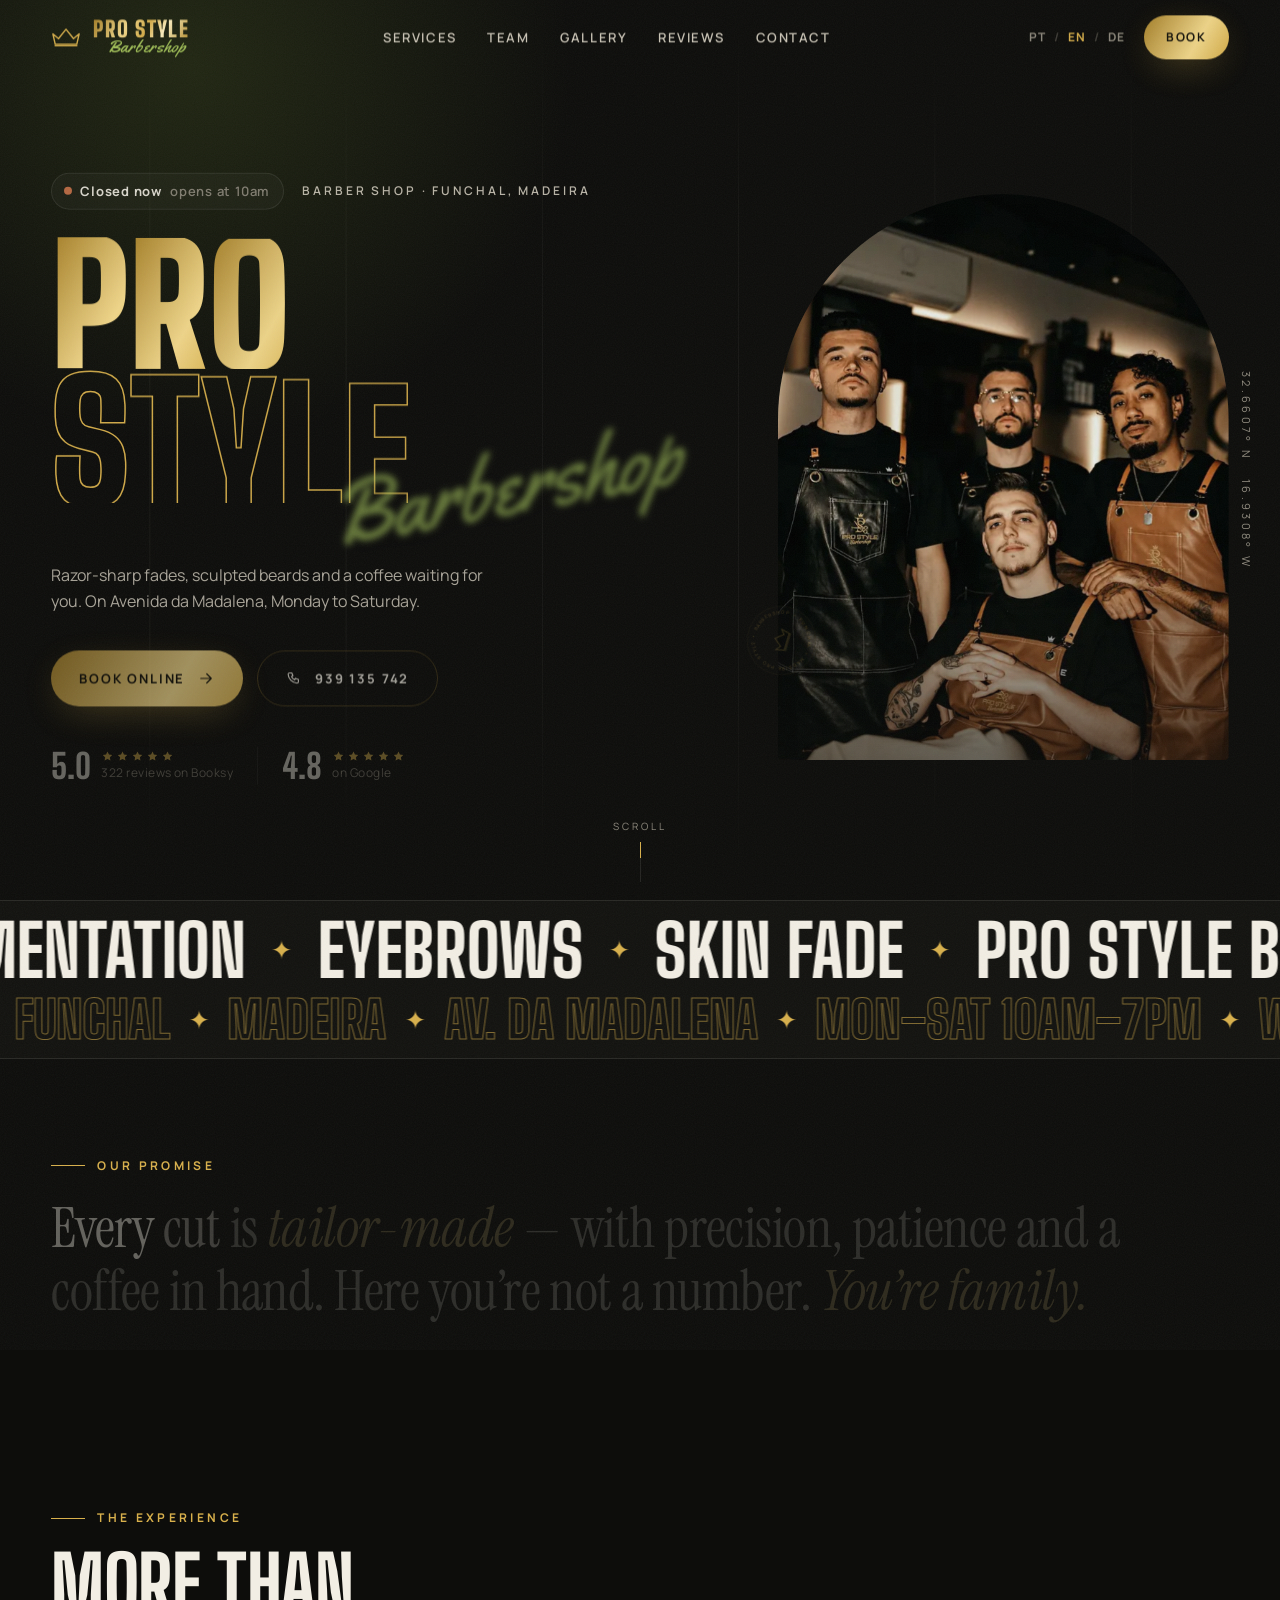
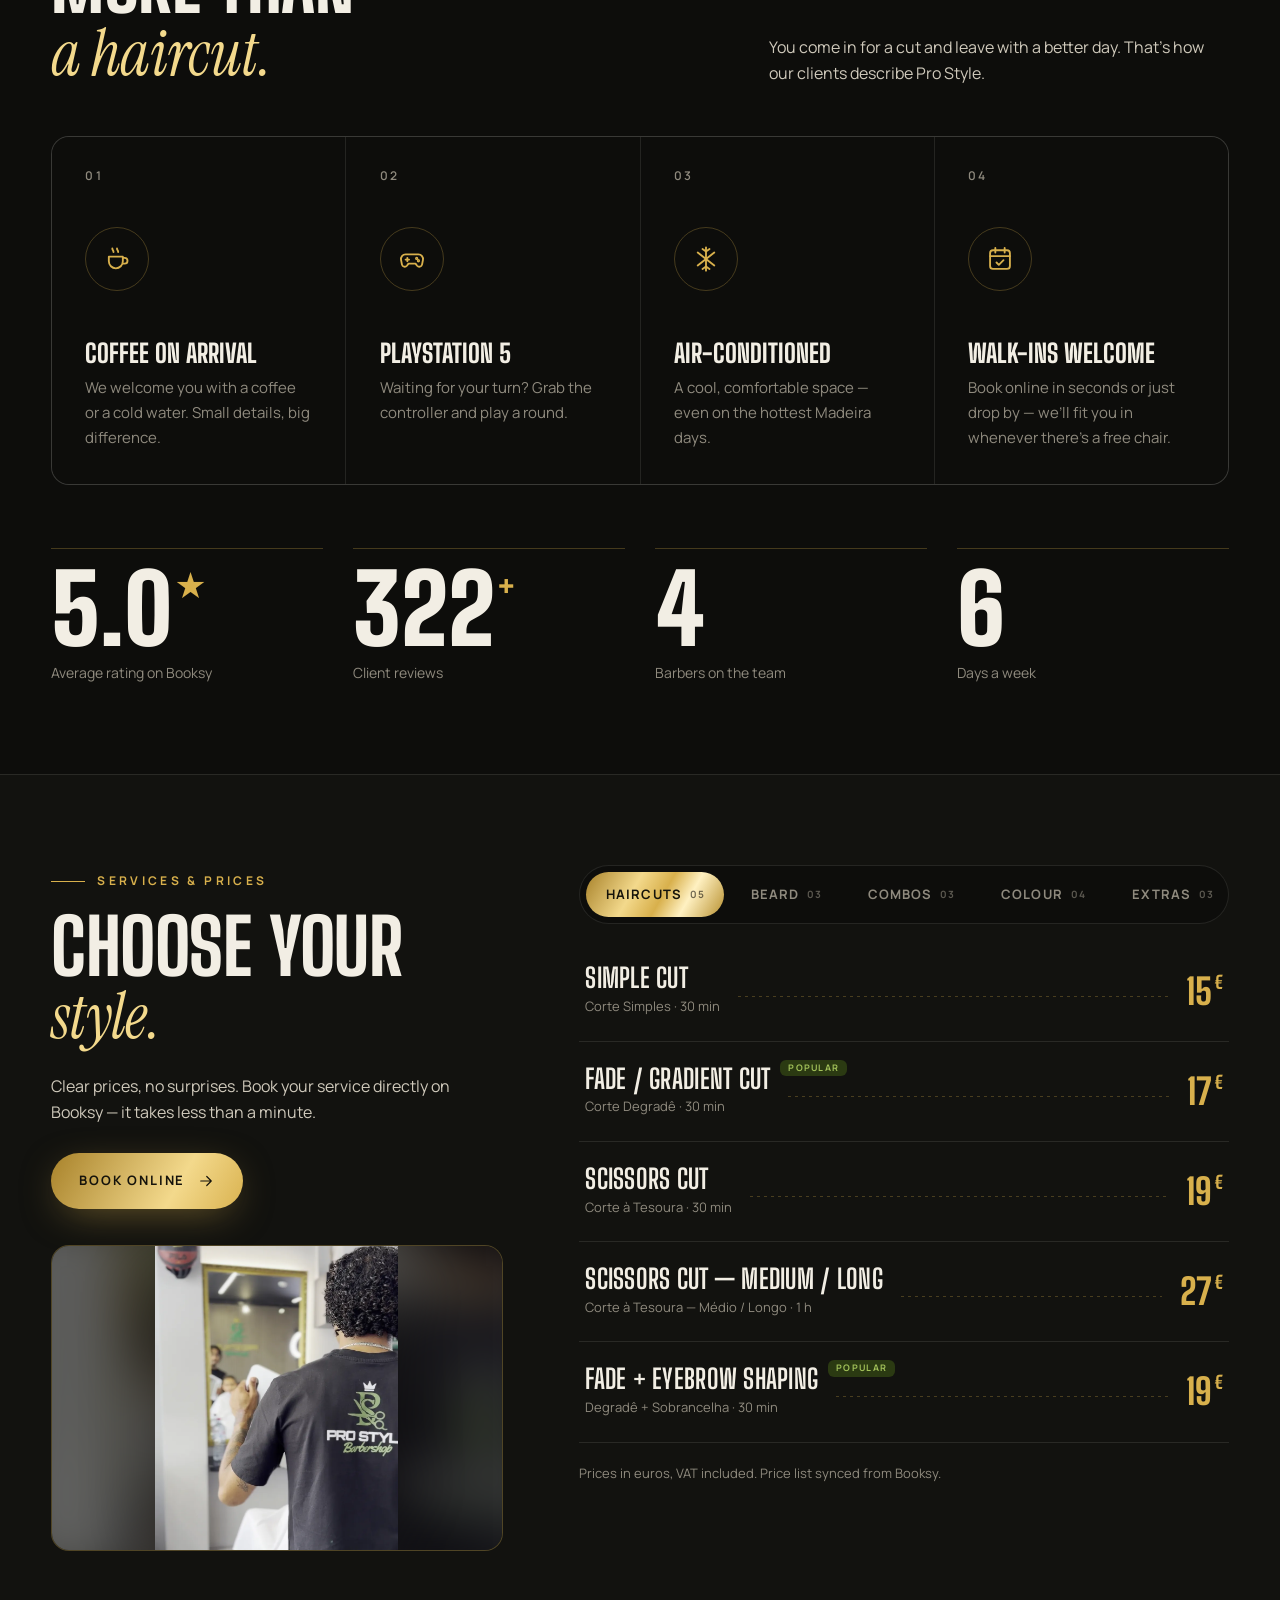
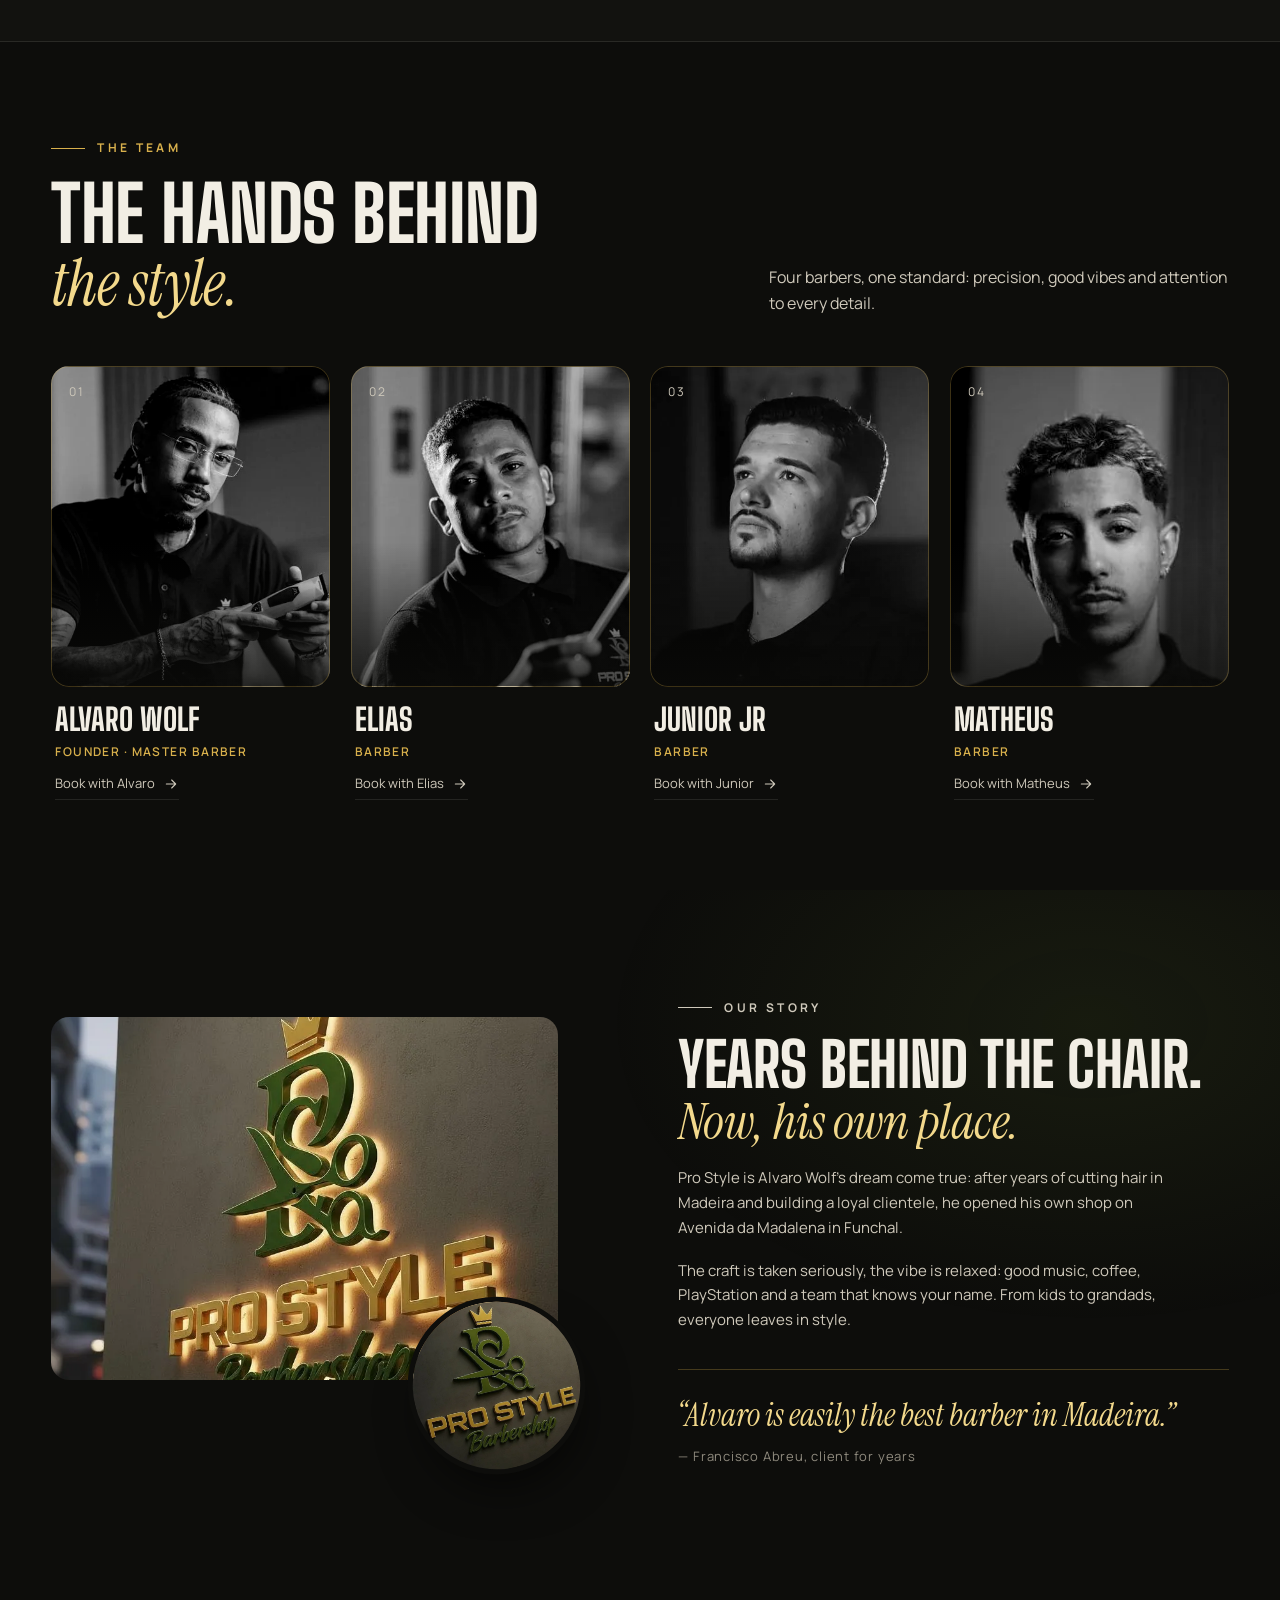
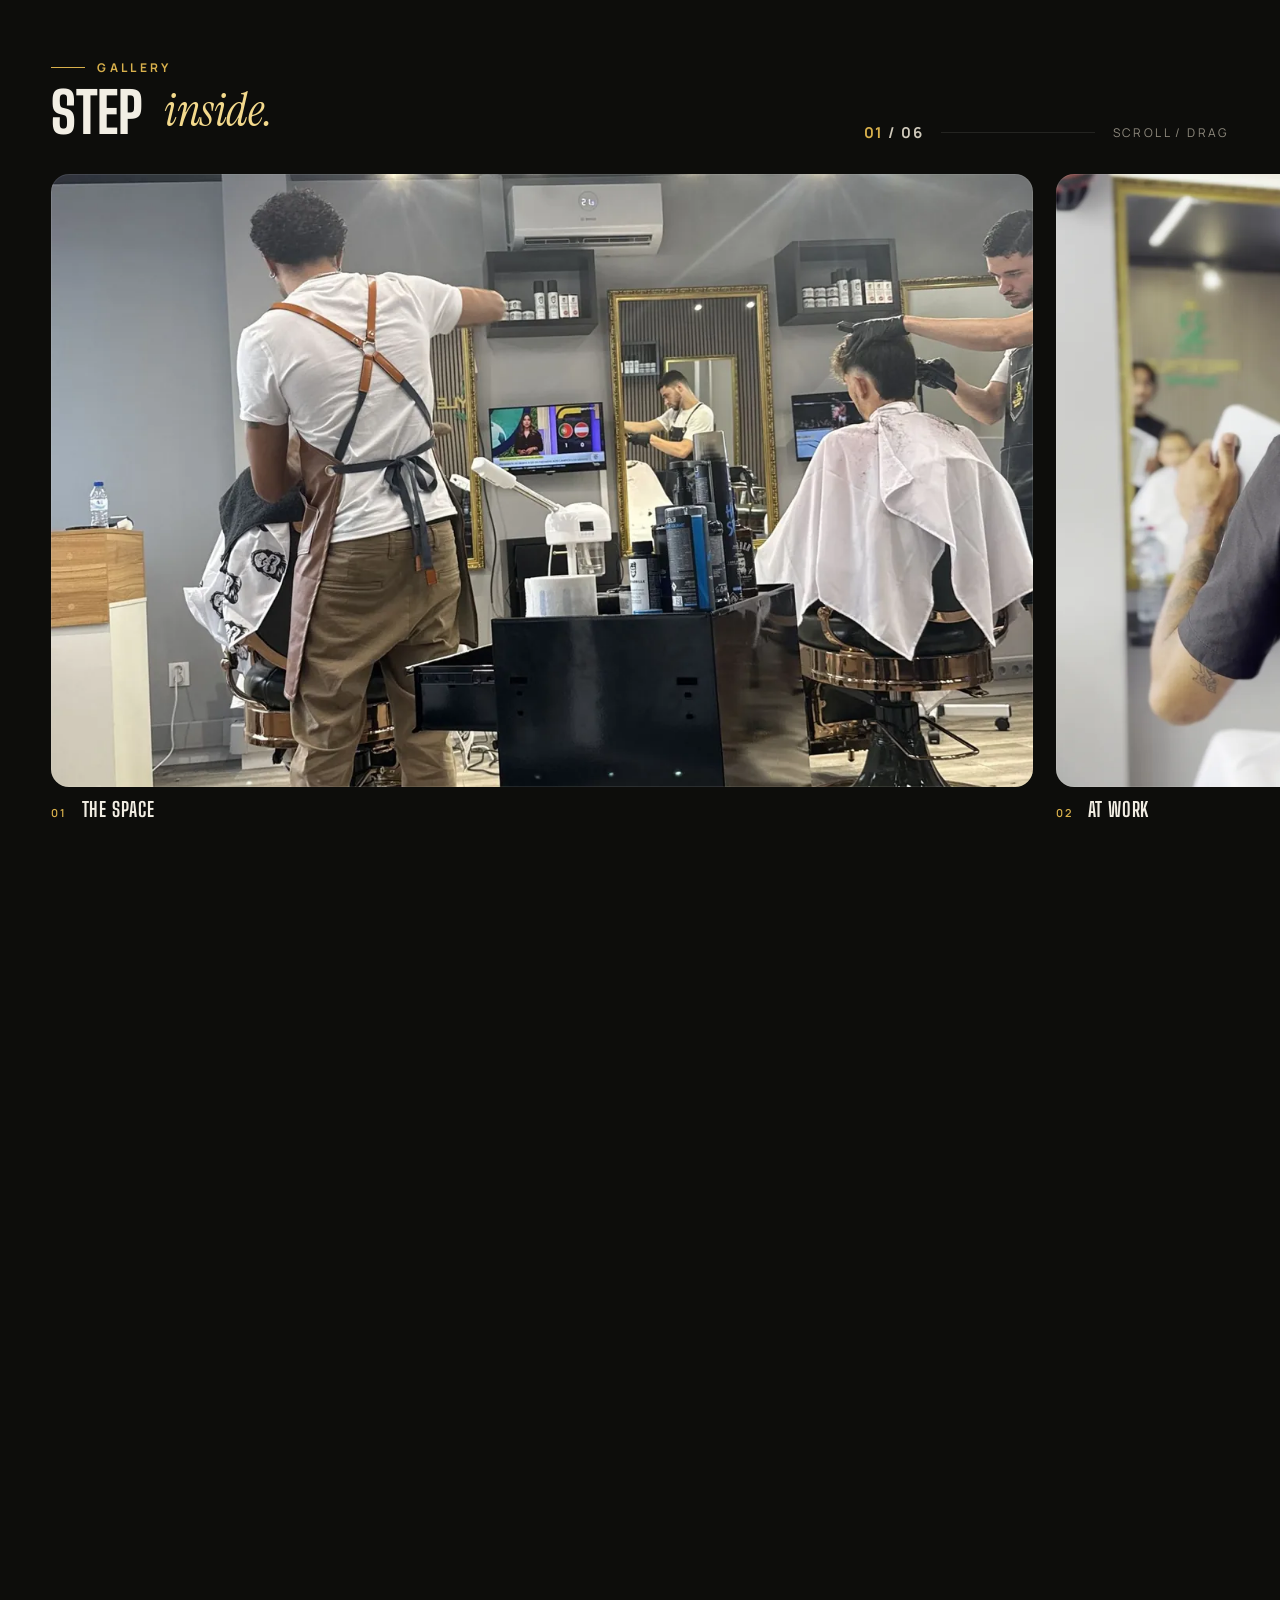
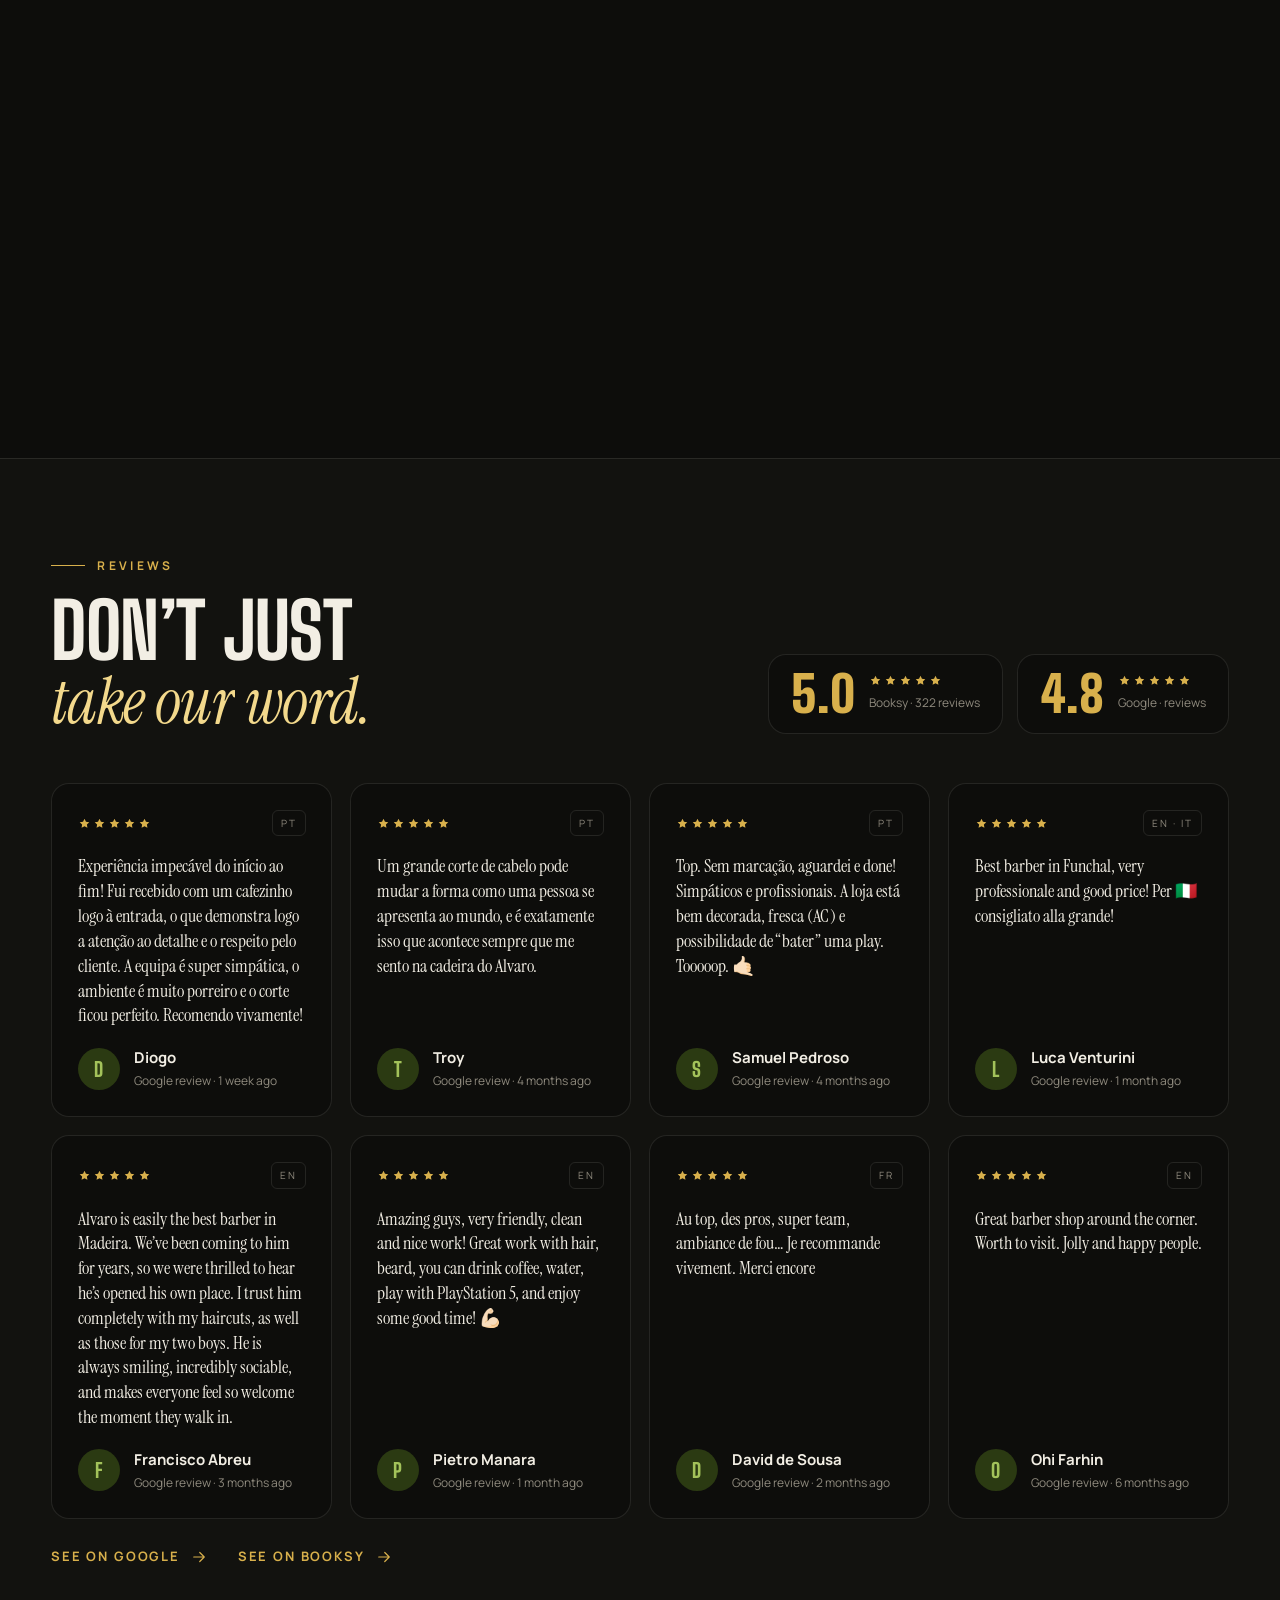
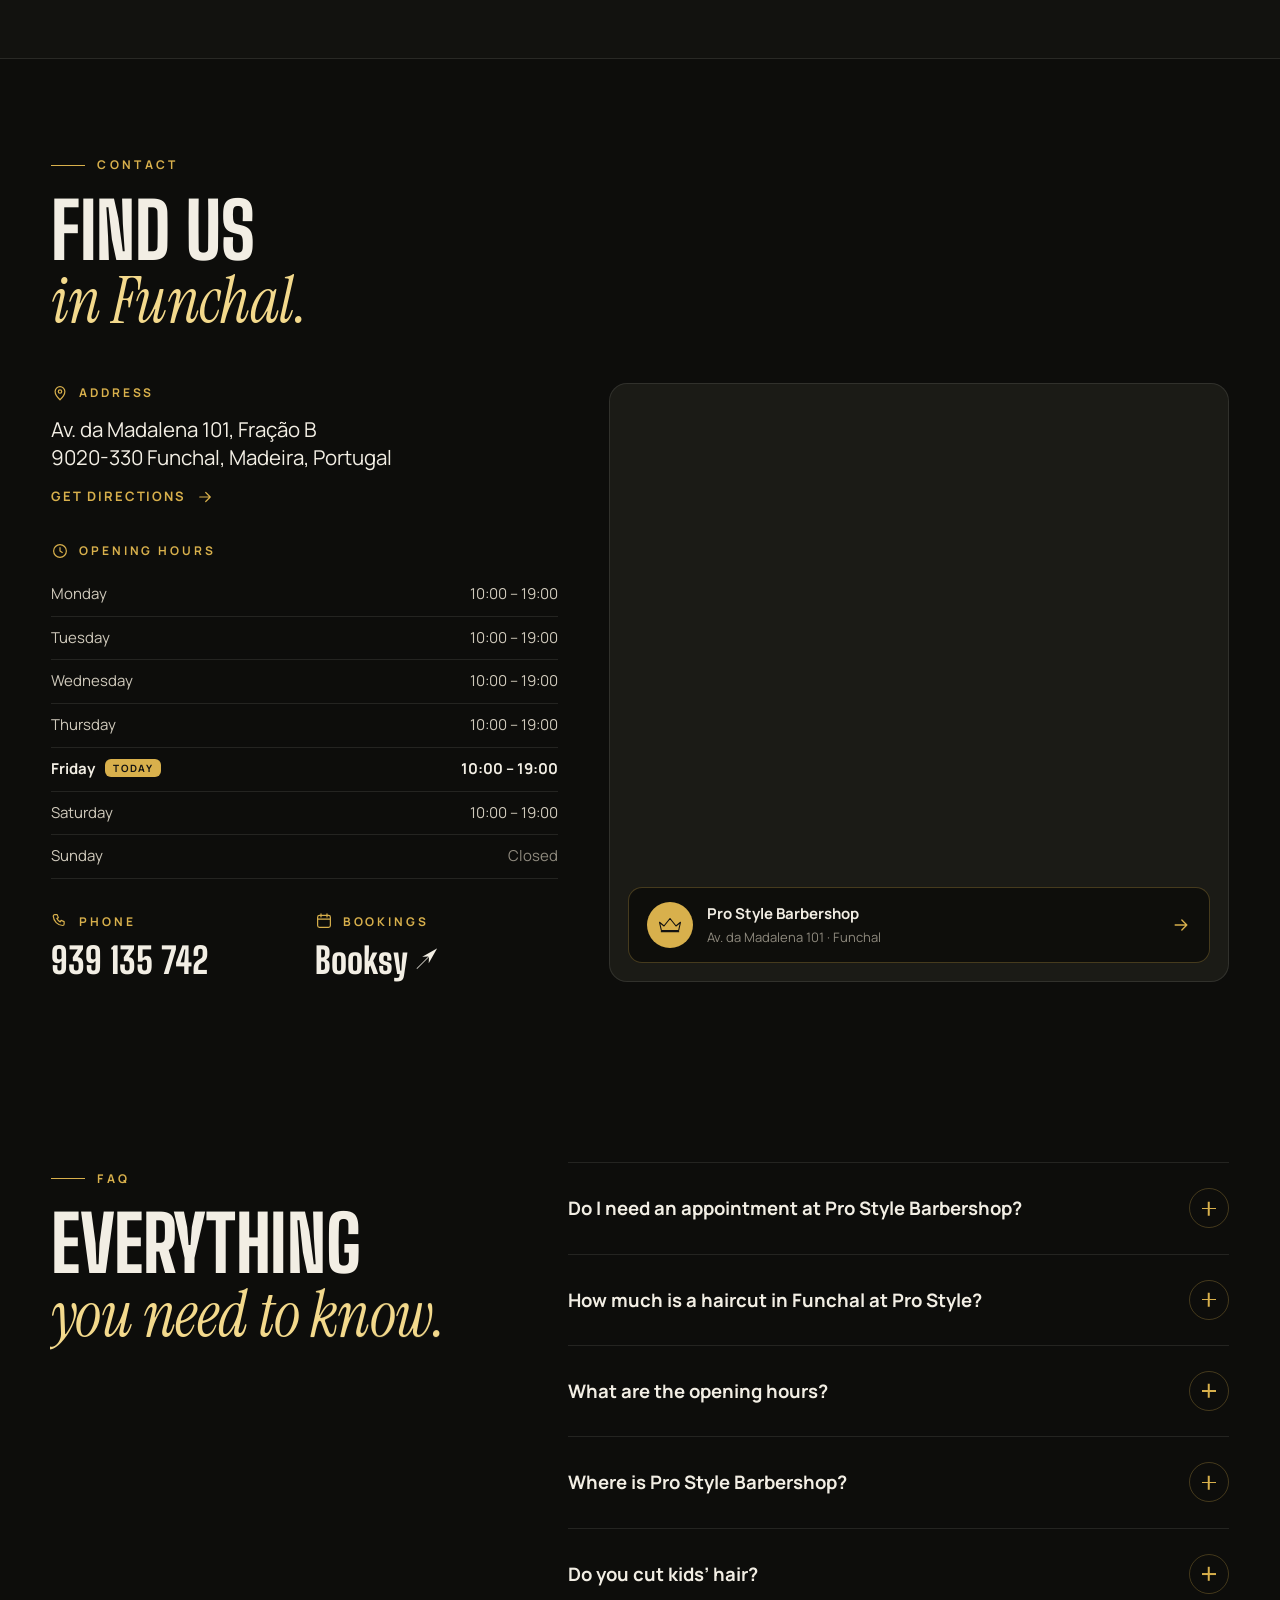
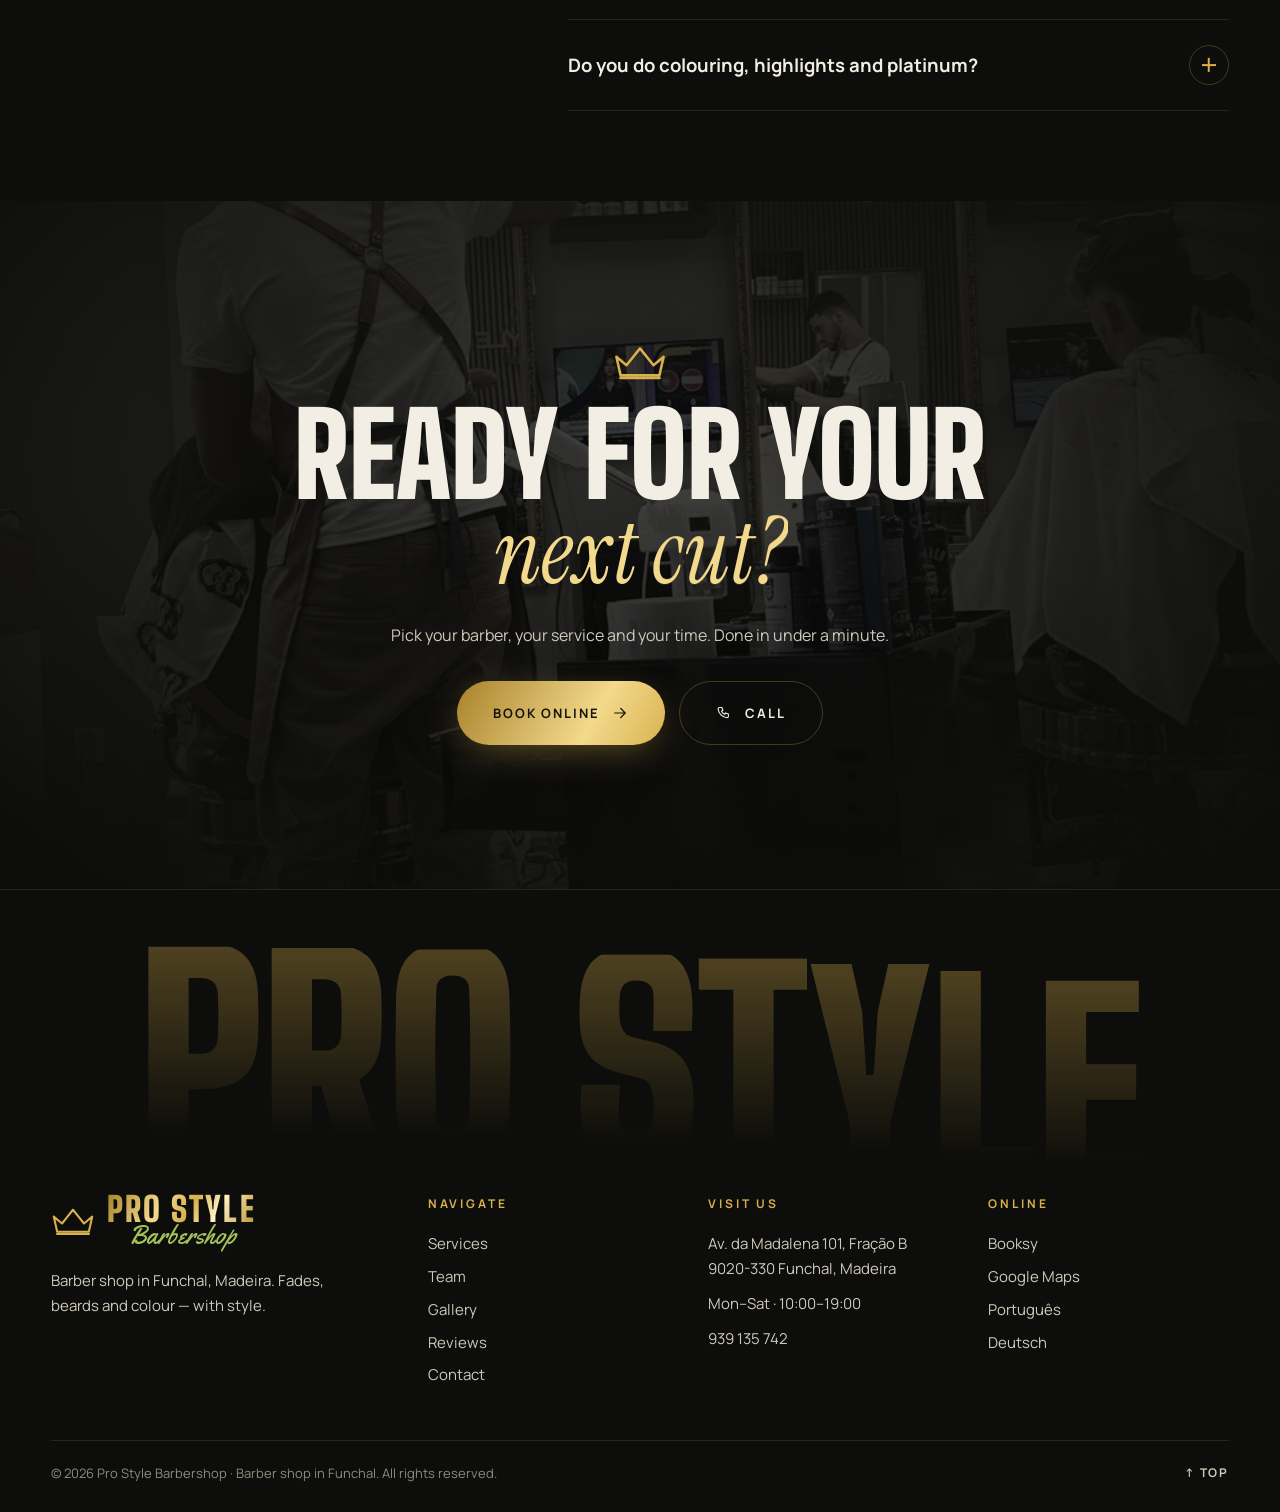
<file: en/index.html>
<!doctype html>
<html lang="en">
<head>
<meta charset="utf-8">
<meta name="viewport" content="width=device-width, initial-scale=1, viewport-fit=cover">
<title>Pro Style Barbershop – Barber Shop in Funchal, Madeira</title>
<meta name="description" content="Barber shop on Av. da Madalena, Funchal. Fades, beard trims and colour from €15. ★ 5.0 from 322 Booksy reviews. Mon–Sat 10am–7pm. Book online.">
<link rel="canonical" href="https://www.prostylebarbershop.pt/en/">
<link rel="alternate" hreflang="pt-PT" href="https://www.prostylebarbershop.pt/">
<link rel="alternate" hreflang="en" href="https://www.prostylebarbershop.pt/en/">
<link rel="alternate" hreflang="de" href="https://www.prostylebarbershop.pt/de/">
<link rel="alternate" hreflang="x-default" href="https://www.prostylebarbershop.pt/">
<meta name="robots" content="noindex, nofollow">
<meta name="theme-color" content="#0d0d0b">
<meta name="geo.region" content="PT-30">
<meta name="geo.placename" content="Funchal, Madeira">
<meta name="geo.position" content="32.6607696;-16.9308653">
<meta name="ICBM" content="32.6607696, -16.9308653">
<meta property="og:type" content="website">
<meta property="og:site_name" content="Pro Style Barbershop">
<meta property="og:locale" content="en_GB">
<meta property="og:title" content="Pro Style Barbershop – Barber Shop in Funchal, Madeira">
<meta property="og:description" content="Barber shop on Av. da Madalena, Funchal. Fades, beard trims and colour from €15. ★ 5.0 from 322 Booksy reviews. Mon–Sat 10am–7pm. Book online.">
<meta property="og:url" content="https://www.prostylebarbershop.pt/en/">
<meta property="og:image" content="https://www.prostylebarbershop.pt/assets/img/og-image.jpg">
<meta property="og:image:width" content="1200">
<meta property="og:image:height" content="629">
<meta name="twitter:card" content="summary_large_image">
<link rel="icon" type="image/png" sizes="32x32" href="../favicon-32.png">
<link rel="apple-touch-icon" href="../apple-touch-icon.png">
<link rel="manifest" href="../site.webmanifest">
<link rel="preconnect" href="https://fonts.googleapis.com">
<link rel="preconnect" href="https://fonts.gstatic.com" crossorigin>
<link rel="stylesheet" href="https://fonts.googleapis.com/css2?family=Big+Shoulders+Display:wght@500;700;800;900&family=Instrument+Serif:ital@0;1&family=Manrope:wght@400;500;600;700&family=Yellowtail&display=swap">
<link rel="preload" as="image" href="../assets/img/hero-team.webp" imagesrcset="../assets/img/hero-team-sm.webp 640w, ../assets/img/hero-team.webp 1100w" imagesizes="(max-width: 900px) 100vw, 45vw">
<link rel="stylesheet" href="../assets/css/style.css">
<script>document.documentElement.classList.add('js');</script>
<script type="application/ld+json">{"@context": "https://schema.org", "@type": "BarberShop", "@id": "https://www.prostylebarbershop.pt/#barbershop", "name": "Pro Style Barbershop", "alternateName": "Pro Style Barber Shop", "description": "Barber shop on Av. da Madalena, Funchal. Fades, beard trims and colour from €15. ★ 5.0 from 322 Booksy reviews. Mon–Sat 10am–7pm. Book online.", "url": "https://www.prostylebarbershop.pt/en/", "logo": "https://www.prostylebarbershop.pt/icon-512.png", "image": ["https://www.prostylebarbershop.pt/assets/img/og-image.jpg", "https://www.prostylebarbershop.pt/assets/img/hero-team.webp", "https://www.prostylebarbershop.pt/assets/img/interior.webp"], "telephone": "+351939135742", "priceRange": "€€", "currenciesAccepted": "EUR", "address": {"@type": "PostalAddress", "streetAddress": "Av. da Madalena 101, Fração B", "addressLocality": "Funchal", "addressRegion": "Madeira", "postalCode": "9020-330", "addressCountry": "PT"}, "geo": {"@type": "GeoCoordinates", "latitude": 32.6607696, "longitude": -16.9308653}, "hasMap": "https://maps.google.com/?cid=11358967857118036349", "areaServed": [{"@type": "City", "name": "Funchal"}, {"@type": "AdministrativeArea", "name": "Madeira"}], "openingHoursSpecification": [{"@type": "OpeningHoursSpecification", "dayOfWeek": ["Monday", "Tuesday", "Wednesday", "Thursday", "Friday", "Saturday"], "opens": "10:00", "closes": "19:00"}], "founder": {"@type": "Person", "name": "Alvaro Wolf"}, "employee": [{"@type": "Person", "name": "Alvaro Wolf", "jobTitle": "Barber"}, {"@type": "Person", "name": "Elias", "jobTitle": "Barber"}, {"@type": "Person", "name": "Junior JR", "jobTitle": "Barber"}, {"@type": "Person", "name": "Matheus", "jobTitle": "Barber"}], "sameAs": ["https://prostyle38.booksy.com", "https://maps.google.com/?cid=11358967857118036349"], "potentialAction": {"@type": "ReserveAction", "target": "https://prostyle38.booksy.com", "name": "Book online"}, "hasOfferCatalog": {"@type": "OfferCatalog", "name": "Services & prices", "itemListElement": [{"@type": "Offer", "price": "15.00", "priceCurrency": "EUR", "itemOffered": {"@type": "Service", "name": "Simple Cut"}}, {"@type": "Offer", "price": "17.00", "priceCurrency": "EUR", "itemOffered": {"@type": "Service", "name": "Fade / Gradient Cut"}}, {"@type": "Offer", "price": "19.00", "priceCurrency": "EUR", "itemOffered": {"@type": "Service", "name": "Scissors Cut"}}, {"@type": "Offer", "price": "27.00", "priceCurrency": "EUR", "itemOffered": {"@type": "Service", "name": "Scissors Cut — Medium / Long"}}, {"@type": "Offer", "price": "19.00", "priceCurrency": "EUR", "itemOffered": {"@type": "Service", "name": "Fade + Eyebrow Shaping"}}, {"@type": "Offer", "price": "14.00", "priceCurrency": "EUR", "itemOffered": {"@type": "Service", "name": "Simple Beard"}}, {"@type": "Offer", "price": "30.00", "priceCurrency": "EUR", "itemOffered": {"@type": "Service", "name": "Pro Style Beard"}}, {"@type": "Offer", "price": "26.00", "priceCurrency": "EUR", "itemOffered": {"@type": "Service", "name": "Beard + Pigment"}}, {"@type": "Offer", "price": "24.00", "priceCurrency": "EUR", "itemOffered": {"@type": "Service", "name": "Hair & Beard"}}, {"@type": "Offer", "price": "42.00", "priceCurrency": "EUR", "itemOffered": {"@type": "Service", "name": "Hair & Beard Pro Style"}}, {"@type": "Offer", "price": "29.00", "priceCurrency": "EUR", "itemOffered": {"@type": "Service", "name": "Cut + Pigment"}}, {"@type": "Offer", "price": "35.00", "priceCurrency": "EUR", "itemOffered": {"@type": "Service", "name": "Hair Colouring"}}, {"@type": "Offer", "price": "50.00", "priceCurrency": "EUR", "itemOffered": {"@type": "Service", "name": "Colouring + Haircut"}}, {"@type": "Offer", "price": "60.00", "priceCurrency": "EUR", "itemOffered": {"@type": "Service", "name": "Highlights / Lowlights"}}, {"@type": "Offer", "price": "70.00", "priceCurrency": "EUR", "itemOffered": {"@type": "Service", "name": "Platinum / Snow Blonde"}}, {"@type": "Offer", "price": "5.00", "priceCurrency": "EUR", "itemOffered": {"@type": "Service", "name": "Eyebrows"}}, {"@type": "Offer", "price": "3.00", "priceCurrency": "EUR", "itemOffered": {"@type": "Service", "name": "Nose Waxing"}}, {"@type": "Offer", "price": "20.00", "priceCurrency": "EUR", "itemOffered": {"@type": "Service", "name": "Fade + Nose Waxing"}}]}, "amenityFeature": [{"@type": "LocationFeatureSpecification", "name": "Air conditioning", "value": true}, {"@type": "LocationFeatureSpecification", "name": "Free coffee", "value": true}, {"@type": "LocationFeatureSpecification", "name": "PlayStation 5", "value": true}, {"@type": "LocationFeatureSpecification", "name": "Walk-ins welcome", "value": true}]}</script>
<script type="application/ld+json">{"@context": "https://schema.org", "@type": "FAQPage", "mainEntity": [{"@type": "Question", "name": "Do I need an appointment at Pro Style Barbershop?", "acceptedAnswer": {"@type": "Answer", "text": "We recommend booking online on Booksy to secure your time, but walk-ins are welcome whenever a chair is free."}}, {"@type": "Question", "name": "How much is a haircut in Funchal at Pro Style?", "acceptedAnswer": {"@type": "Answer", "text": "A simple cut is €15, a fade €17 and the hair & beard combo €24. See the full price list above."}}, {"@type": "Question", "name": "What are the opening hours?", "acceptedAnswer": {"@type": "Answer", "text": "We’re open Monday to Saturday, 10:00 to 19:00. Closed on Sundays."}}, {"@type": "Question", "name": "Where is Pro Style Barbershop?", "acceptedAnswer": {"@type": "Answer", "text": "Av. da Madalena 101, Fração B, 9020-330 Funchal, Madeira, Portugal. Tap “Get directions” to open the route in Google Maps."}}, {"@type": "Question", "name": "Do you cut kids’ hair?", "acceptedAnswer": {"@type": "Answer", "text": "Yes. We cut hair for clients of all ages — lots of dads bring their sons along."}}, {"@type": "Question", "name": "Do you do colouring, highlights and platinum?", "acceptedAnswer": {"@type": "Answer", "text": "Yes. Colouring from €35, highlights/lowlights €60 and platinum (snow blonde) €70."}}]}</script>
<script type="application/ld+json">{"@context": "https://schema.org", "@type": "WebSite", "name": "Pro Style Barbershop", "url": "https://www.prostylebarbershop.pt/", "inLanguage": "en"}</script>
</head>
<body data-lang="en">
<a class="skip" href="#main">Skip to content</a>

<div class="loader" aria-hidden="true">
  <div class="loader-inner">
    <svg class="crown" viewBox="0 0 64 44" aria-hidden="true"><path class="crown-path" d="M4 14l12 10L32 4l16 20 12-10-5 22H9L4 14Z" fill="none" stroke="currentColor" stroke-width="3" stroke-linejoin="round"/><path class="crown-base" d="M9 39h46" stroke="currentColor" stroke-width="3.4" stroke-linecap="round"/></svg>
    <div class="loader-word"><span>P</span><span>R</span><span>O</span><span>&nbsp;</span><span>S</span><span>T</span><span>Y</span><span>L</span><span>E</span></div>
    <div class="loader-bar"><i></i></div>
    <p class="loader-sub"><span>Getting the chair ready</span><b class="loader-count">0</b></p>
  </div>
</div>
<div class="wipe" aria-hidden="true"><div class="wipe-gold"></div><div class="wipe-dark"><svg class="crown" viewBox="0 0 64 44" aria-hidden="true"><path class="crown-path" d="M4 14l12 10L32 4l16 20 12-10-5 22H9L4 14Z" fill="none" stroke="currentColor" stroke-width="3" stroke-linejoin="round"/><path class="crown-base" d="M9 39h46" stroke="currentColor" stroke-width="3.4" stroke-linecap="round"/></svg></div></div>

<div class="cursor" aria-hidden="true"><div class="cursor-dot"></div><div class="cursor-ring"><span class="cursor-label"></span></div></div>
<div class="grain" aria-hidden="true"></div>
<div class="svc-preview" aria-hidden="true"><img src="../assets/img/barber-at-work.webp" data-cat="cuts" alt="" width="900" height="1125" loading="lazy" decoding="async"><img src="../assets/img/team-elias.webp" data-cat="beard" alt="" width="544" height="544" loading="lazy" decoding="async"><img src="../assets/img/hero-team-sm.webp" data-cat="combo" alt="" width="640" height="960" loading="lazy" decoding="async"><img src="../assets/img/team-matheus.webp" data-cat="color" alt="" width="362" height="362" loading="lazy" decoding="async"><img src="../assets/img/interior.webp" data-cat="extras" alt="" width="1400" height="874" loading="lazy" decoding="async"></div>

<header class="header">
  <div class="header-in">
    <a class="brand" href="../" aria-label="Pro Style Barbershop — Barber shop in Funchal" data-cursor="hover"><span class="wordmark "><svg class="crown" viewBox="0 0 64 44" aria-hidden="true"><path class="crown-path" d="M4 14l12 10L32 4l16 20 12-10-5 22H9L4 14Z" fill="none" stroke="currentColor" stroke-width="3" stroke-linejoin="round"/><path class="crown-base" d="M9 39h46" stroke="currentColor" stroke-width="3.4" stroke-linecap="round"/></svg><span class="wm-text"><span class="wm-pro">PRO STYLE</span><span class="wm-script">Barbershop</span></span></span></a>
    <nav class="nav" aria-label="Menu">
      <ul><li><a href="#services" data-cursor="hover">Services</a></li><li><a href="#team" data-cursor="hover">Team</a></li><li><a href="#gallery" data-cursor="hover">Gallery</a></li><li><a href="#reviews" data-cursor="hover">Reviews</a></li><li><a href="#contact" data-cursor="hover">Contact</a></li></ul>
    </nav>
    <div class="header-actions">
      <div class="lang" role="group" aria-label="Language"><a href="../" hreflang="pt" lang="pt" title="Português" data-cursor="hover">PT</a><span class="lang-sep">/</span><span class="lang-cur" aria-current="true">EN</span><span class="lang-sep">/</span><a href="../de/" hreflang="de" lang="de" title="Deutsch" data-cursor="hover">DE</a></div>
      <a class="btn btn-gold btn-sm magnetic" href="https://prostyle38.booksy.com" target="_blank" rel="noopener" data-cursor="book"><span>Book</span></a>
      <button class="burger" aria-expanded="false" aria-controls="mnav" aria-label="Menu"><i></i><i></i></button>
    </div>
  </div>
  <div class="progress" aria-hidden="true"><i></i></div>
</header>

<div class="mnav" id="mnav" hidden>
  <ul><li><a href="#services"><span>01</span>Services</a></li><li><a href="#team"><span>02</span>Team</a></li><li><a href="#gallery"><span>03</span>Gallery</a></li><li><a href="#reviews"><span>04</span>Reviews</a></li><li><a href="#contact"><span>05</span>Contact</a></li></ul>
  <div class="mnav-foot">
    <div class="lang mnav-lang"><a href="../" hreflang="pt" lang="pt" title="Português" data-cursor="hover">PT</a><span class="lang-sep">/</span><span class="lang-cur" aria-current="true">EN</span><span class="lang-sep">/</span><a href="../de/" hreflang="de" lang="de" title="Deutsch" data-cursor="hover">DE</a></div>
    <a href="tel:+351939135742"><svg class="ico" viewBox="0 0 24 24" fill="none" stroke="currentColor" stroke-width="1.6" stroke-linecap="round" stroke-linejoin="round" aria-hidden="true"><path d="M5 3.5h3.2l1.6 4-2 1.3a10 10 0 0 0 4.4 4.4l1.3-2 4 1.6V16a2 2 0 0 1-2 2A13.5 13.5 0 0 1 3 5.5a2 2 0 0 1 2-2Z"/></svg> 939 135 742</a>
    <a href="https://www.google.com/maps/dir/?api=1&destination=Pro+Style+Barbershop%2C+Av.+da+Madalena+101%2C+9020-330+Funchal" target="_blank" rel="noopener"><svg class="ico" viewBox="0 0 24 24" fill="none" stroke="currentColor" stroke-width="1.6" stroke-linecap="round" stroke-linejoin="round" aria-hidden="true"><path d="M12 21s-6.5-6-6.5-11a6.5 6.5 0 0 1 13 0c0 5-6.5 11-6.5 11Z"/><circle cx="12" cy="10" r="2.3"/></svg> Av. da Madalena 101, Funchal</a>
  </div>
</div>

<main id="main">

<section class="hero" aria-labelledby="hero-title">
  <div class="hero-bg" aria-hidden="true"><div class="hero-glow"></div><div class="hero-spot"></div><div class="hero-lines"></div></div>
  <div class="container hero-grid">
    <div class="hero-copy">
      <p class="eyebrow hero-in"><span class="status" data-status><i></i><b data-open="Open now" data-closed="Closed now">Open now</b><span class="status-sub" data-open="closes at 7pm" data-closed="opens at 10am">closes at 7pm</span></span><span class="eyebrow-txt">Barber shop · Funchal, Madeira</span></p>
      <h1 id="hero-title" class="hero-title">
        <span class="sr-only">Pro Style Barbershop — barber shop in Funchal, Madeira</span>
        <span class="ht-line" aria-hidden="true"><span class="ht-word">PRO</span></span>
        <span class="ht-line" aria-hidden="true"><span class="ht-word ht-outline">STYLE</span></span>
        <span class="ht-script" aria-hidden="true">Barbershop</span>
      </h1>
      <p class="hero-lead hero-in">Razor-sharp fades, sculpted beards and a coffee waiting for you. On Avenida da Madalena, Monday to Saturday.</p>
      <div class="hero-ctas hero-in">
        <a class="btn btn-gold magnetic" href="https://prostyle38.booksy.com" target="_blank" rel="noopener" data-cursor="book"><span>Book online</span><svg class="ico" viewBox="0 0 24 24" fill="none" stroke="currentColor" stroke-width="1.6" stroke-linecap="round" stroke-linejoin="round" aria-hidden="true"><path d="M5 12h14M13 6l6 6-6 6"/></svg></a>
        <a class="btn btn-ghost magnetic" href="tel:+351939135742" data-cursor="hover"><svg class="ico" viewBox="0 0 24 24" fill="none" stroke="currentColor" stroke-width="1.6" stroke-linecap="round" stroke-linejoin="round" aria-hidden="true"><path d="M5 3.5h3.2l1.6 4-2 1.3a10 10 0 0 0 4.4 4.4l1.3-2 4 1.6V16a2 2 0 0 1-2 2A13.5 13.5 0 0 1 3 5.5a2 2 0 0 1 2-2Z"/></svg><span>939 135 742</span></a>
      </div>
      <div class="hero-ratings hero-in">
        <a href="https://prostyle38.booksy.com" target="_blank" rel="noopener" class="rating" data-cursor="hover"><strong>5.0</strong><span class="stars" aria-hidden="true"><svg viewBox="0 0 24 24" aria-hidden="true"><path fill="currentColor" d="m12 3 2.7 5.6 6.1.9-4.4 4.3 1 6.1L12 17l-5.4 2.9 1-6.1L3.2 9.5l6.1-.9L12 3Z"/></svg><svg viewBox="0 0 24 24" aria-hidden="true"><path fill="currentColor" d="m12 3 2.7 5.6 6.1.9-4.4 4.3 1 6.1L12 17l-5.4 2.9 1-6.1L3.2 9.5l6.1-.9L12 3Z"/></svg><svg viewBox="0 0 24 24" aria-hidden="true"><path fill="currentColor" d="m12 3 2.7 5.6 6.1.9-4.4 4.3 1 6.1L12 17l-5.4 2.9 1-6.1L3.2 9.5l6.1-.9L12 3Z"/></svg><svg viewBox="0 0 24 24" aria-hidden="true"><path fill="currentColor" d="m12 3 2.7 5.6 6.1.9-4.4 4.3 1 6.1L12 17l-5.4 2.9 1-6.1L3.2 9.5l6.1-.9L12 3Z"/></svg><svg viewBox="0 0 24 24" aria-hidden="true"><path fill="currentColor" d="m12 3 2.7 5.6 6.1.9-4.4 4.3 1 6.1L12 17l-5.4 2.9 1-6.1L3.2 9.5l6.1-.9L12 3Z"/></svg></span><small>322 reviews on Booksy</small></a>
        <span class="rating-sep" aria-hidden="true"></span>
        <a href="https://maps.app.goo.gl/f3qpy4afYyYAXmer7" target="_blank" rel="noopener" class="rating" data-cursor="hover"><strong>4.8</strong><span class="stars" aria-hidden="true"><svg viewBox="0 0 24 24" aria-hidden="true"><path fill="currentColor" d="m12 3 2.7 5.6 6.1.9-4.4 4.3 1 6.1L12 17l-5.4 2.9 1-6.1L3.2 9.5l6.1-.9L12 3Z"/></svg><svg viewBox="0 0 24 24" aria-hidden="true"><path fill="currentColor" d="m12 3 2.7 5.6 6.1.9-4.4 4.3 1 6.1L12 17l-5.4 2.9 1-6.1L3.2 9.5l6.1-.9L12 3Z"/></svg><svg viewBox="0 0 24 24" aria-hidden="true"><path fill="currentColor" d="m12 3 2.7 5.6 6.1.9-4.4 4.3 1 6.1L12 17l-5.4 2.9 1-6.1L3.2 9.5l6.1-.9L12 3Z"/></svg><svg viewBox="0 0 24 24" aria-hidden="true"><path fill="currentColor" d="m12 3 2.7 5.6 6.1.9-4.4 4.3 1 6.1L12 17l-5.4 2.9 1-6.1L3.2 9.5l6.1-.9L12 3Z"/></svg><svg viewBox="0 0 24 24" aria-hidden="true"><path fill="currentColor" d="m12 3 2.7 5.6 6.1.9-4.4 4.3 1 6.1L12 17l-5.4 2.9 1-6.1L3.2 9.5l6.1-.9L12 3Z"/></svg></span><small>on Google</small></a>
      </div>
    </div>
    <div class="hero-media">
      <div class="hero-frame">
        <img src="../assets/img/hero-team.webp" srcset="../assets/img/hero-team-sm.webp 640w, ../assets/img/hero-team.webp 1100w" sizes="(max-width: 900px) 100vw, 40vw" alt="The Pro Style Barbershop team in Funchal" width="1100" height="1650" fetchpriority="high">
        <span class="hero-frame-shine" aria-hidden="true"></span>
      </div>
      <div class="badge" aria-hidden="true">
        <svg viewBox="0 0 200 200"><defs><path id="circ-en" d="M100,100 m-78,0 a78,78 0 1,1 156,0 a78,78 0 1,1 -156,0"/></defs><text><textPath href="#circ-en">PRO STYLE • BARBERSHOP • FUNCHAL • MADEIRA • </textPath></text></svg>
        <svg class="crown" viewBox="0 0 64 44" aria-hidden="true"><path class="crown-path" d="M4 14l12 10L32 4l16 20 12-10-5 22H9L4 14Z" fill="none" stroke="currentColor" stroke-width="3" stroke-linejoin="round"/><path class="crown-base" d="M9 39h46" stroke="currentColor" stroke-width="3.4" stroke-linecap="round"/></svg>
      </div>
      <p class="hero-loc"><span>32.6607° N</span><span>16.9308° W</span></p>
    </div>
  </div>
  <a class="scroll-cue" href="#experience" data-cursor="hover"><span>Scroll</span><i></i></a>
</section>

<section class="ticker" aria-hidden="true">
  <div class="marquee mq-a" aria-hidden="true"><div class="marquee-track"><span>Skin Fade</span><i aria-hidden="true">✦</i><span>Pro Style Beard</span><i aria-hidden="true">✦</i><span>Scissor Cut</span><i aria-hidden="true">✦</i><span>Platinum</span><i aria-hidden="true">✦</i><span>Pigmentation</span><i aria-hidden="true">✦</i><span>Eyebrows</span><i aria-hidden="true">✦</i><span>Skin Fade</span><i aria-hidden="true">✦</i><span>Pro Style Beard</span><i aria-hidden="true">✦</i><span>Scissor Cut</span><i aria-hidden="true">✦</i><span>Platinum</span><i aria-hidden="true">✦</i><span>Pigmentation</span><i aria-hidden="true">✦</i><span>Eyebrows</span><i aria-hidden="true">✦</i><span>Skin Fade</span><i aria-hidden="true">✦</i><span>Pro Style Beard</span><i aria-hidden="true">✦</i><span>Scissor Cut</span><i aria-hidden="true">✦</i><span>Platinum</span><i aria-hidden="true">✦</i><span>Pigmentation</span><i aria-hidden="true">✦</i><span>Eyebrows</span><i aria-hidden="true">✦</i><span>Skin Fade</span><i aria-hidden="true">✦</i><span>Pro Style Beard</span><i aria-hidden="true">✦</i><span>Scissor Cut</span><i aria-hidden="true">✦</i><span>Platinum</span><i aria-hidden="true">✦</i><span>Pigmentation</span><i aria-hidden="true">✦</i><span>Eyebrows</span><i aria-hidden="true">✦</i></div></div>
  <div class="marquee mq-b" aria-hidden="true"><div class="marquee-track"><span>Funchal</span><i aria-hidden="true">✦</i><span>Madeira</span><i aria-hidden="true">✦</i><span>Av. da Madalena</span><i aria-hidden="true">✦</i><span>Mon–Sat 10am–7pm</span><i aria-hidden="true">✦</i><span>Walk-ins welcome</span><i aria-hidden="true">✦</i><span>Funchal</span><i aria-hidden="true">✦</i><span>Madeira</span><i aria-hidden="true">✦</i><span>Av. da Madalena</span><i aria-hidden="true">✦</i><span>Mon–Sat 10am–7pm</span><i aria-hidden="true">✦</i><span>Walk-ins welcome</span><i aria-hidden="true">✦</i><span>Funchal</span><i aria-hidden="true">✦</i><span>Madeira</span><i aria-hidden="true">✦</i><span>Av. da Madalena</span><i aria-hidden="true">✦</i><span>Mon–Sat 10am–7pm</span><i aria-hidden="true">✦</i><span>Walk-ins welcome</span><i aria-hidden="true">✦</i><span>Funchal</span><i aria-hidden="true">✦</i><span>Madeira</span><i aria-hidden="true">✦</i><span>Av. da Madalena</span><i aria-hidden="true">✦</i><span>Mon–Sat 10am–7pm</span><i aria-hidden="true">✦</i><span>Walk-ins welcome</span><i aria-hidden="true">✦</i></div></div>
</section>

<section class="section manifesto">
  <div class="container">
    <p class="kicker">Our promise</p>
    <p class="manifesto-text">Every cut is <em>tailor-made</em> — with precision, patience and a coffee in hand. Here you’re not a number. <em>You’re family.</em></p>
  </div>
</section>

<section class="section experience" id="experience">
  <div class="container">
    <div class="sec-head sec-head-row">
      <div>
        <p class="kicker">The experience</p>
        <h2 class="sec-title split">More than <em>a haircut.</em></h2>
      </div>
      <p class="sec-lead reveal-up">You come in for a cut and leave with a better day. That’s how our clients describe Pro Style.</p>
    </div>
    <div class="perks"><article class="perk reveal-up" data-spot>
              <span class="perk-num">01</span>
              <div class="perk-ico"><svg class="ico" viewBox="0 0 24 24" fill="none" stroke="currentColor" stroke-width="1.6" stroke-linecap="round" stroke-linejoin="round" aria-hidden="true"><path d="M5 10h12v4a6 6 0 0 1-6 6h0a6 6 0 0 1-6-6v-4Z"/><path d="M17 11h1.5a2.5 2.5 0 0 1 0 5H17"/><path d="M8 3c0 1.5 1 1.5 1 3M12 3c0 1.5 1 1.5 1 3"/></svg></div>
              <h3>Coffee on arrival</h3>
              <p>We welcome you with a coffee or a cold water. Small details, big difference.</p>
            </article><article class="perk reveal-up" data-spot>
              <span class="perk-num">02</span>
              <div class="perk-ico"><svg class="ico" viewBox="0 0 24 24" fill="none" stroke="currentColor" stroke-width="1.6" stroke-linecap="round" stroke-linejoin="round" aria-hidden="true"><path d="M6.5 8h11a4 4 0 0 1 3.9 4.8l-.8 4a2.4 2.4 0 0 1-4.2 1L15 16H9l-1.4 1.8a2.4 2.4 0 0 1-4.2-1l-.8-4A4 4 0 0 1 6.5 8Z"/><path d="M8 11v3M6.5 12.5h3"/><circle cx="16" cy="11.5" r=".6"/><circle cx="17.5" cy="13.5" r=".6"/></svg></div>
              <h3>PlayStation 5</h3>
              <p>Waiting for your turn? Grab the controller and play a round.</p>
            </article><article class="perk reveal-up" data-spot>
              <span class="perk-num">03</span>
              <div class="perk-ico"><svg class="ico" viewBox="0 0 24 24" fill="none" stroke="currentColor" stroke-width="1.6" stroke-linecap="round" stroke-linejoin="round" aria-hidden="true"><path d="M12 2v20M4.9 6.5l14.2 11M4.9 17.5l14.2-11"/><path d="m9 3.5 3 2 3-2M9 20.5l3-2 3 2"/></svg></div>
              <h3>Air-conditioned</h3>
              <p>A cool, comfortable space — even on the hottest Madeira days.</p>
            </article><article class="perk reveal-up" data-spot>
              <span class="perk-num">04</span>
              <div class="perk-ico"><svg class="ico" viewBox="0 0 24 24" fill="none" stroke="currentColor" stroke-width="1.6" stroke-linecap="round" stroke-linejoin="round" aria-hidden="true"><rect x="3.5" y="4.5" width="17" height="16" rx="2.5"/><path d="M3.5 9.5h17M8 2.5v4M16 2.5v4"/><path d="m9 15 2 2 4-4"/></svg></div>
              <h3>Walk-ins welcome</h3>
              <p>Book online in seconds or just drop by — we’ll fit you in whenever there’s a free chair.</p>
            </article></div>
    <div class="stats"><div class="stat reveal-up"><div class="stat-num"><span class="count" data-to="5.0">5.0</span><sup>★</sup></div><p>Average rating on Booksy</p></div><div class="stat reveal-up"><div class="stat-num"><span class="count" data-to="322">322</span><sup>+</sup></div><p>Client reviews</p></div><div class="stat reveal-up"><div class="stat-num"><span class="count" data-to="4">4</span><sup></sup></div><p>Barbers on the team</p></div><div class="stat reveal-up"><div class="stat-num"><span class="count" data-to="6">6</span><sup></sup></div><p>Days a week</p></div></div>
  </div>
</section>

<section class="section services" id="services">
  <div class="container svc-grid">
    <div class="svc-side">
      <p class="kicker">Services &amp; prices</p>
      <h2 class="sec-title split">Choose your <em>style.</em></h2>
      <p class="sec-lead reveal-up">Clear prices, no surprises. Book your service directly on Booksy — it takes less than a minute.</p>
      <a class="btn btn-gold magnetic reveal-up" href="https://prostyle38.booksy.com" target="_blank" rel="noopener" data-cursor="book"><span>Book online</span><svg class="ico" viewBox="0 0 24 24" fill="none" stroke="currentColor" stroke-width="1.6" stroke-linecap="round" stroke-linejoin="round" aria-hidden="true"><path d="M5 12h14M13 6l6 6-6 6"/></svg></a>
      <div class="svc-photo reveal-clip"><figure data-cat="cuts" class="is-active"><img class="svc-ph-bg" src="../assets/img/barber-at-work.webp" alt="" aria-hidden="true" width="900" height="1125" loading="lazy" decoding="async"><img class="svc-ph-fg" src="../assets/img/barber-at-work.webp" alt="Haircuts — Pro Style Barbershop Funchal" width="900" height="1125" loading="lazy" decoding="async"></figure><figure data-cat="beard" class=""><img class="svc-ph-bg" src="../assets/img/team-elias.webp" alt="" aria-hidden="true" width="544" height="544" loading="lazy" decoding="async"><img class="svc-ph-fg" src="../assets/img/team-elias.webp" alt="Beard — Pro Style Barbershop Funchal" width="544" height="544" loading="lazy" decoding="async"></figure><figure data-cat="combo" class=""><img class="svc-ph-bg" src="../assets/img/hero-team-sm.webp" alt="" aria-hidden="true" width="640" height="960" loading="lazy" decoding="async"><img class="svc-ph-fg" src="../assets/img/hero-team-sm.webp" alt="Combos — Pro Style Barbershop Funchal" width="640" height="960" loading="lazy" decoding="async"></figure><figure data-cat="color" class=""><img class="svc-ph-bg" src="../assets/img/team-matheus.webp" alt="" aria-hidden="true" width="362" height="362" loading="lazy" decoding="async"><img class="svc-ph-fg" src="../assets/img/team-matheus.webp" alt="Colour — Pro Style Barbershop Funchal" width="362" height="362" loading="lazy" decoding="async"></figure><figure data-cat="extras" class=""><img class="svc-ph-bg" src="../assets/img/interior.webp" alt="" aria-hidden="true" width="1400" height="874" loading="lazy" decoding="async"><img class="svc-ph-fg" src="../assets/img/interior.webp" alt="Extras — Pro Style Barbershop Funchal" width="1400" height="874" loading="lazy" decoding="async"></figure></div>
    </div>
    <div class="svc-main">
      <div class="svc-tabs" role="tablist" aria-label="Services &amp; prices"><button class="svc-tab" role="tab" id="tab-cuts" aria-controls="panel-cuts" aria-selected="true" data-cursor="hover">Haircuts<span class="svc-count">05</span></button><button class="svc-tab" role="tab" id="tab-beard" aria-controls="panel-beard" aria-selected="false" data-cursor="hover">Beard<span class="svc-count">03</span></button><button class="svc-tab" role="tab" id="tab-combo" aria-controls="panel-combo" aria-selected="false" data-cursor="hover">Combos<span class="svc-count">03</span></button><button class="svc-tab" role="tab" id="tab-color" aria-controls="panel-color" aria-selected="false" data-cursor="hover">Colour<span class="svc-count">04</span></button><button class="svc-tab" role="tab" id="tab-extras" aria-controls="panel-extras" aria-selected="false" data-cursor="hover">Extras<span class="svc-count">03</span></button><span class="svc-ind" aria-hidden="true"></span></div>
      <div class="svc-panels"><ul class="svc-panel" role="tabpanel" id="panel-cuts" aria-labelledby="tab-cuts"><li class="svc-row" data-cat="cuts">
                <a href="https://prostyle38.booksy.com" target="_blank" rel="noopener" data-cursor="book">
                  <span class="svc-name"><strong>Simple Cut</strong><small>Corte Simples · 30 min</small></span>
                  <span class="svc-dots" aria-hidden="true"></span>
                  <span class="svc-price">15<em>€</em></span>
                  <span class="svc-go" aria-hidden="true">Book <svg class="ico" viewBox="0 0 24 24" fill="none" stroke="currentColor" stroke-width="1.6" stroke-linecap="round" stroke-linejoin="round" aria-hidden="true"><path d="M5 12h14M13 6l6 6-6 6"/></svg></span>
                </a></li><li class="svc-row" data-cat="cuts">
                <a href="https://prostyle38.booksy.com" target="_blank" rel="noopener" data-cursor="book">
                  <span class="svc-name"><strong>Fade / Gradient Cut</strong><span class="pop">Popular</span><small>Corte Degradê · 30 min</small></span>
                  <span class="svc-dots" aria-hidden="true"></span>
                  <span class="svc-price">17<em>€</em></span>
                  <span class="svc-go" aria-hidden="true">Book <svg class="ico" viewBox="0 0 24 24" fill="none" stroke="currentColor" stroke-width="1.6" stroke-linecap="round" stroke-linejoin="round" aria-hidden="true"><path d="M5 12h14M13 6l6 6-6 6"/></svg></span>
                </a></li><li class="svc-row" data-cat="cuts">
                <a href="https://prostyle38.booksy.com" target="_blank" rel="noopener" data-cursor="book">
                  <span class="svc-name"><strong>Scissors Cut</strong><small>Corte à Tesoura · 30 min</small></span>
                  <span class="svc-dots" aria-hidden="true"></span>
                  <span class="svc-price">19<em>€</em></span>
                  <span class="svc-go" aria-hidden="true">Book <svg class="ico" viewBox="0 0 24 24" fill="none" stroke="currentColor" stroke-width="1.6" stroke-linecap="round" stroke-linejoin="round" aria-hidden="true"><path d="M5 12h14M13 6l6 6-6 6"/></svg></span>
                </a></li><li class="svc-row" data-cat="cuts">
                <a href="https://prostyle38.booksy.com" target="_blank" rel="noopener" data-cursor="book">
                  <span class="svc-name"><strong>Scissors Cut — Medium / Long</strong><small>Corte à Tesoura — Médio / Longo · 1 h</small></span>
                  <span class="svc-dots" aria-hidden="true"></span>
                  <span class="svc-price">27<em>€</em></span>
                  <span class="svc-go" aria-hidden="true">Book <svg class="ico" viewBox="0 0 24 24" fill="none" stroke="currentColor" stroke-width="1.6" stroke-linecap="round" stroke-linejoin="round" aria-hidden="true"><path d="M5 12h14M13 6l6 6-6 6"/></svg></span>
                </a></li><li class="svc-row" data-cat="cuts">
                <a href="https://prostyle38.booksy.com" target="_blank" rel="noopener" data-cursor="book">
                  <span class="svc-name"><strong>Fade + Eyebrow Shaping</strong><span class="pop">Popular</span><small>Degradê + Sobrancelha · 30 min</small></span>
                  <span class="svc-dots" aria-hidden="true"></span>
                  <span class="svc-price">19<em>€</em></span>
                  <span class="svc-go" aria-hidden="true">Book <svg class="ico" viewBox="0 0 24 24" fill="none" stroke="currentColor" stroke-width="1.6" stroke-linecap="round" stroke-linejoin="round" aria-hidden="true"><path d="M5 12h14M13 6l6 6-6 6"/></svg></span>
                </a></li></ul><ul class="svc-panel" role="tabpanel" id="panel-beard" aria-labelledby="tab-beard" hidden><li class="svc-row" data-cat="beard">
                <a href="https://prostyle38.booksy.com" target="_blank" rel="noopener" data-cursor="book">
                  <span class="svc-name"><strong>Simple Beard</strong><small>Barba Simples · 30 min</small></span>
                  <span class="svc-dots" aria-hidden="true"></span>
                  <span class="svc-price">14<em>€</em></span>
                  <span class="svc-go" aria-hidden="true">Book <svg class="ico" viewBox="0 0 24 24" fill="none" stroke="currentColor" stroke-width="1.6" stroke-linecap="round" stroke-linejoin="round" aria-hidden="true"><path d="M5 12h14M13 6l6 6-6 6"/></svg></span>
                </a></li><li class="svc-row" data-cat="beard">
                <a href="https://prostyle38.booksy.com" target="_blank" rel="noopener" data-cursor="book">
                  <span class="svc-name"><strong>Pro Style Beard</strong><span class="pop">Popular</span><small>Barba Pro Style · 1 h</small></span>
                  <span class="svc-dots" aria-hidden="true"></span>
                  <span class="svc-price">30<em>€</em></span>
                  <span class="svc-go" aria-hidden="true">Book <svg class="ico" viewBox="0 0 24 24" fill="none" stroke="currentColor" stroke-width="1.6" stroke-linecap="round" stroke-linejoin="round" aria-hidden="true"><path d="M5 12h14M13 6l6 6-6 6"/></svg></span>
                </a></li><li class="svc-row" data-cat="beard">
                <a href="https://prostyle38.booksy.com" target="_blank" rel="noopener" data-cursor="book">
                  <span class="svc-name"><strong>Beard + Pigment</strong><small>Barba + Pigmento · 40 min</small></span>
                  <span class="svc-dots" aria-hidden="true"></span>
                  <span class="svc-price">26<em>€</em></span>
                  <span class="svc-go" aria-hidden="true">Book <svg class="ico" viewBox="0 0 24 24" fill="none" stroke="currentColor" stroke-width="1.6" stroke-linecap="round" stroke-linejoin="round" aria-hidden="true"><path d="M5 12h14M13 6l6 6-6 6"/></svg></span>
                </a></li></ul><ul class="svc-panel" role="tabpanel" id="panel-combo" aria-labelledby="tab-combo" hidden><li class="svc-row" data-cat="combo">
                <a href="https://prostyle38.booksy.com" target="_blank" rel="noopener" data-cursor="book">
                  <span class="svc-name"><strong>Hair &amp; Beard</strong><span class="pop">Popular</span><small>Cabelo e Barba · 1 h</small></span>
                  <span class="svc-dots" aria-hidden="true"></span>
                  <span class="svc-price">24<em>€</em></span>
                  <span class="svc-go" aria-hidden="true">Book <svg class="ico" viewBox="0 0 24 24" fill="none" stroke="currentColor" stroke-width="1.6" stroke-linecap="round" stroke-linejoin="round" aria-hidden="true"><path d="M5 12h14M13 6l6 6-6 6"/></svg></span>
                </a></li><li class="svc-row" data-cat="combo">
                <a href="https://prostyle38.booksy.com" target="_blank" rel="noopener" data-cursor="book">
                  <span class="svc-name"><strong>Hair &amp; Beard Pro Style</strong><small>Cabelo e Barba Pro Style · 1 h 30</small></span>
                  <span class="svc-dots" aria-hidden="true"></span>
                  <span class="svc-price">42<em>€</em></span>
                  <span class="svc-go" aria-hidden="true">Book <svg class="ico" viewBox="0 0 24 24" fill="none" stroke="currentColor" stroke-width="1.6" stroke-linecap="round" stroke-linejoin="round" aria-hidden="true"><path d="M5 12h14M13 6l6 6-6 6"/></svg></span>
                </a></li><li class="svc-row" data-cat="combo">
                <a href="https://prostyle38.booksy.com" target="_blank" rel="noopener" data-cursor="book">
                  <span class="svc-name"><strong>Cut + Pigment</strong><small>Corte + Pigmento · 40 min</small></span>
                  <span class="svc-dots" aria-hidden="true"></span>
                  <span class="svc-price">29<em>€</em></span>
                  <span class="svc-go" aria-hidden="true">Book <svg class="ico" viewBox="0 0 24 24" fill="none" stroke="currentColor" stroke-width="1.6" stroke-linecap="round" stroke-linejoin="round" aria-hidden="true"><path d="M5 12h14M13 6l6 6-6 6"/></svg></span>
                </a></li></ul><ul class="svc-panel" role="tabpanel" id="panel-color" aria-labelledby="tab-color" hidden><li class="svc-row" data-cat="color">
                <a href="https://prostyle38.booksy.com" target="_blank" rel="noopener" data-cursor="book">
                  <span class="svc-name"><strong>Hair Colouring</strong><small>Coloração · 1 h</small></span>
                  <span class="svc-dots" aria-hidden="true"></span>
                  <span class="svc-price">35<em>€</em></span>
                  <span class="svc-go" aria-hidden="true">Book <svg class="ico" viewBox="0 0 24 24" fill="none" stroke="currentColor" stroke-width="1.6" stroke-linecap="round" stroke-linejoin="round" aria-hidden="true"><path d="M5 12h14M13 6l6 6-6 6"/></svg></span>
                </a></li><li class="svc-row" data-cat="color">
                <a href="https://prostyle38.booksy.com" target="_blank" rel="noopener" data-cursor="book">
                  <span class="svc-name"><strong>Colouring + Haircut</strong><small>Coloração + Corte · 1 h 30</small></span>
                  <span class="svc-dots" aria-hidden="true"></span>
                  <span class="svc-price">50<em>€</em></span>
                  <span class="svc-go" aria-hidden="true">Book <svg class="ico" viewBox="0 0 24 24" fill="none" stroke="currentColor" stroke-width="1.6" stroke-linecap="round" stroke-linejoin="round" aria-hidden="true"><path d="M5 12h14M13 6l6 6-6 6"/></svg></span>
                </a></li><li class="svc-row" data-cat="color">
                <a href="https://prostyle38.booksy.com" target="_blank" rel="noopener" data-cursor="book">
                  <span class="svc-name"><strong>Highlights / Lowlights</strong><small>Madeixas / Luzes · 1 h 30</small></span>
                  <span class="svc-dots" aria-hidden="true"></span>
                  <span class="svc-price">60<em>€</em></span>
                  <span class="svc-go" aria-hidden="true">Book <svg class="ico" viewBox="0 0 24 24" fill="none" stroke="currentColor" stroke-width="1.6" stroke-linecap="round" stroke-linejoin="round" aria-hidden="true"><path d="M5 12h14M13 6l6 6-6 6"/></svg></span>
                </a></li><li class="svc-row" data-cat="color">
                <a href="https://prostyle38.booksy.com" target="_blank" rel="noopener" data-cursor="book">
                  <span class="svc-name"><strong>Platinum / Snow Blonde</strong><span class="pop">Popular</span><small>Platinado / Nevou · 1 h 30</small></span>
                  <span class="svc-dots" aria-hidden="true"></span>
                  <span class="svc-price">70<em>€</em></span>
                  <span class="svc-go" aria-hidden="true">Book <svg class="ico" viewBox="0 0 24 24" fill="none" stroke="currentColor" stroke-width="1.6" stroke-linecap="round" stroke-linejoin="round" aria-hidden="true"><path d="M5 12h14M13 6l6 6-6 6"/></svg></span>
                </a></li></ul><ul class="svc-panel" role="tabpanel" id="panel-extras" aria-labelledby="tab-extras" hidden><li class="svc-row" data-cat="extras">
                <a href="https://prostyle38.booksy.com" target="_blank" rel="noopener" data-cursor="book">
                  <span class="svc-name"><strong>Eyebrows</strong><small>Sobrancelha · 15 min</small></span>
                  <span class="svc-dots" aria-hidden="true"></span>
                  <span class="svc-price">5<em>€</em></span>
                  <span class="svc-go" aria-hidden="true">Book <svg class="ico" viewBox="0 0 24 24" fill="none" stroke="currentColor" stroke-width="1.6" stroke-linecap="round" stroke-linejoin="round" aria-hidden="true"><path d="M5 12h14M13 6l6 6-6 6"/></svg></span>
                </a></li><li class="svc-row" data-cat="extras">
                <a href="https://prostyle38.booksy.com" target="_blank" rel="noopener" data-cursor="book">
                  <span class="svc-name"><strong>Nose Waxing</strong><small>Cera — Nariz · 10 min</small></span>
                  <span class="svc-dots" aria-hidden="true"></span>
                  <span class="svc-price">3<em>€</em></span>
                  <span class="svc-go" aria-hidden="true">Book <svg class="ico" viewBox="0 0 24 24" fill="none" stroke="currentColor" stroke-width="1.6" stroke-linecap="round" stroke-linejoin="round" aria-hidden="true"><path d="M5 12h14M13 6l6 6-6 6"/></svg></span>
                </a></li><li class="svc-row" data-cat="extras">
                <a href="https://prostyle38.booksy.com" target="_blank" rel="noopener" data-cursor="book">
                  <span class="svc-name"><strong>Fade + Nose Waxing</strong><small>Degradê + Cera Nariz · 30 min</small></span>
                  <span class="svc-dots" aria-hidden="true"></span>
                  <span class="svc-price">20<em>€</em></span>
                  <span class="svc-go" aria-hidden="true">Book <svg class="ico" viewBox="0 0 24 24" fill="none" stroke="currentColor" stroke-width="1.6" stroke-linecap="round" stroke-linejoin="round" aria-hidden="true"><path d="M5 12h14M13 6l6 6-6 6"/></svg></span>
                </a></li></ul></div>
      <p class="svc-note">Prices in euros, VAT included. Price list synced from Booksy.</p>
    </div>
  </div>
</section>

<section class="section team" id="team">
  <div class="container">
    <div class="sec-head sec-head-row">
      <div>
        <p class="kicker">The team</p>
        <h2 class="sec-title split">The hands behind <em>the style.</em></h2>
      </div>
      <p class="sec-lead reveal-up">Four barbers, one standard: precision, good vibes and attention to every detail.</p>
    </div>
    <div class="team-grid"><article class="member" data-tilt>
              <div class="member-img">
                <img src="../assets/img/team-alvaro.webp" alt="Alvaro Wolf — Founder · Master Barber, Pro Style Barbershop Funchal" width="544" height="544" loading="lazy" decoding="async">
                <span class="member-idx">01</span>
              </div>
              <div class="member-info">
                <h3>Alvaro Wolf</h3>
                <p>Founder · Master Barber</p>
                <a class="member-book" href="https://prostyle38.booksy.com" target="_blank" rel="noopener" data-cursor="book">Book with Alvaro <svg class="ico" viewBox="0 0 24 24" fill="none" stroke="currentColor" stroke-width="1.6" stroke-linecap="round" stroke-linejoin="round" aria-hidden="true"><path d="M5 12h14M13 6l6 6-6 6"/></svg></a>
              </div>
            </article><article class="member" data-tilt>
              <div class="member-img">
                <img src="../assets/img/team-elias.webp" alt="Elias — Barber, Pro Style Barbershop Funchal" width="544" height="544" loading="lazy" decoding="async">
                <span class="member-idx">02</span>
              </div>
              <div class="member-info">
                <h3>Elias</h3>
                <p>Barber</p>
                <a class="member-book" href="https://prostyle38.booksy.com" target="_blank" rel="noopener" data-cursor="book">Book with Elias <svg class="ico" viewBox="0 0 24 24" fill="none" stroke="currentColor" stroke-width="1.6" stroke-linecap="round" stroke-linejoin="round" aria-hidden="true"><path d="M5 12h14M13 6l6 6-6 6"/></svg></a>
              </div>
            </article><article class="member" data-tilt>
              <div class="member-img">
                <img src="../assets/img/team-junior.webp" alt="Junior JR — Barber, Pro Style Barbershop Funchal" width="544" height="544" loading="lazy" decoding="async">
                <span class="member-idx">03</span>
              </div>
              <div class="member-info">
                <h3>Junior JR</h3>
                <p>Barber</p>
                <a class="member-book" href="https://prostyle38.booksy.com" target="_blank" rel="noopener" data-cursor="book">Book with Junior <svg class="ico" viewBox="0 0 24 24" fill="none" stroke="currentColor" stroke-width="1.6" stroke-linecap="round" stroke-linejoin="round" aria-hidden="true"><path d="M5 12h14M13 6l6 6-6 6"/></svg></a>
              </div>
            </article><article class="member" data-tilt>
              <div class="member-img">
                <img src="../assets/img/team-matheus.webp" alt="Matheus — Barber, Pro Style Barbershop Funchal" width="544" height="544" loading="lazy" decoding="async">
                <span class="member-idx">04</span>
              </div>
              <div class="member-info">
                <h3>Matheus</h3>
                <p>Barber</p>
                <a class="member-book" href="https://prostyle38.booksy.com" target="_blank" rel="noopener" data-cursor="book">Book with Matheus <svg class="ico" viewBox="0 0 24 24" fill="none" stroke="currentColor" stroke-width="1.6" stroke-linecap="round" stroke-linejoin="round" aria-hidden="true"><path d="M5 12h14M13 6l6 6-6 6"/></svg></a>
              </div>
            </article></div>
  </div>
</section>

<section class="section story">
  <div class="container story-grid">
    <div class="story-media">
      <div class="story-img reveal-clip"><img src="../assets/img/sign-night.webp" alt="Illuminated Pro Style Barbershop logo" width="1024" height="682" loading="lazy" decoding="async"></div>
      <div class="story-logo"><img src="../assets/img/logo-3d.webp" alt="Pro Style Barbershop logo" width="600" height="600" loading="lazy" decoding="async"></div>
    </div>
    <div class="story-copy">
      <p class="kicker">Our story</p>
      <h2 class="sec-title split">Years behind the chair. <em>Now, his own place.</em></h2>
      <p class="reveal-up">Pro Style is Alvaro Wolf’s dream come true: after years of cutting hair in Madeira and building a loyal clientele, he opened his own shop on Avenida da Madalena in Funchal.</p>
      <p class="reveal-up">The craft is taken seriously, the vibe is relaxed: good music, coffee, PlayStation and a team that knows your name. From kids to grandads, everyone leaves in style.</p>
      <figure class="story-quote reveal-up">
        <blockquote><p>“Alvaro is easily the best barber in Madeira.”</p></blockquote>
        <figcaption>— Francisco Abreu, client for years</figcaption>
      </figure>
    </div>
  </div>
</section>

<section class="gallery" id="gallery">
  <div class="gal-pin">
    <div class="container gal-head">
      <div class="gal-title-wrap">
        <p class="kicker">Gallery</p>
        <h2 class="sec-title sec-title-sm split">Step <em>inside.</em></h2>
      </div>
      <div class="gal-meta" aria-hidden="true">
        <span class="gal-count"><b class="gal-cur">01</b> / 06</span>
        <span class="gal-bar"><i></i></span>
        <span class="gal-hint">Scroll / Drag</span>
      </div>
    </div>
    <div class="gal-viewport">
      <div class="gal-track"><figure class="g-item g-wide" style="--ar: 1400 / 874">
              <div class="g-img"><img src="../assets/img/interior.webp" alt="Inside Pro Style barber shop in Funchal with barber chairs" width="1400" height="874" loading="lazy" decoding="async"></div>
              <figcaption><span>01</span>The space</figcaption>
            </figure><figure class="g-item g-tall" style="--ar: 900 / 1125">
              <div class="g-img"><img src="../assets/img/barber-at-work.webp" alt="Pro Style barber cutting hair in Funchal" width="900" height="1125" loading="lazy" decoding="async"></div>
              <figcaption><span>02</span>At work</figcaption>
            </figure><figure class="g-item g-tall" style="--ar: 900 / 1125">
              <div class="g-img"><img src="../assets/img/logo-wall.webp" alt="Wall with the Pro Style Barbershop logo" width="900" height="1125" loading="lazy" decoding="async"></div>
              <figcaption><span>03</span>The brand</figcaption>
            </figure><figure class="g-item g-wide" style="--ar: 1024 / 682">
              <div class="g-img"><img src="../assets/img/sign-night.webp" alt="Illuminated Pro Style Barbershop logo" width="1024" height="682" loading="lazy" decoding="async"></div>
              <figcaption><span>04</span>Pro Style</figcaption>
            </figure><figure class="g-item g-tall" style="--ar: 900 / 1125">
              <div class="g-img"><img src="../assets/img/storefront.webp" alt="Pro Style Barbershop storefront on Av. da Madalena, Funchal" width="900" height="1125" loading="lazy" decoding="async"></div>
              <figcaption><span>05</span>Av. da Madalena 101</figcaption>
            </figure><figure class="g-item g-tall" style="--ar: 900 / 1125">
              <div class="g-img"><img src="../assets/img/window.webp" alt="Pro Style barber shop window, Funchal" width="900" height="1125" loading="lazy" decoding="async"></div>
              <figcaption><span>06</span>Funchal</figcaption>
            </figure></div>
    </div>
  </div>
</section>

<section class="section reviews" id="reviews">
  <div class="container">
    <div class="sec-head sec-head-row">
      <div>
        <p class="kicker">Reviews</p>
        <h2 class="sec-title split">Don’t just <em>take our word.</em></h2>
      </div>
      <div class="rev-scores reveal-up">
        <a href="https://prostyle38.booksy.com" target="_blank" rel="noopener" class="score" data-cursor="hover"><strong>5.0</strong><span><span class="stars" aria-hidden="true"><svg viewBox="0 0 24 24" aria-hidden="true"><path fill="currentColor" d="m12 3 2.7 5.6 6.1.9-4.4 4.3 1 6.1L12 17l-5.4 2.9 1-6.1L3.2 9.5l6.1-.9L12 3Z"/></svg><svg viewBox="0 0 24 24" aria-hidden="true"><path fill="currentColor" d="m12 3 2.7 5.6 6.1.9-4.4 4.3 1 6.1L12 17l-5.4 2.9 1-6.1L3.2 9.5l6.1-.9L12 3Z"/></svg><svg viewBox="0 0 24 24" aria-hidden="true"><path fill="currentColor" d="m12 3 2.7 5.6 6.1.9-4.4 4.3 1 6.1L12 17l-5.4 2.9 1-6.1L3.2 9.5l6.1-.9L12 3Z"/></svg><svg viewBox="0 0 24 24" aria-hidden="true"><path fill="currentColor" d="m12 3 2.7 5.6 6.1.9-4.4 4.3 1 6.1L12 17l-5.4 2.9 1-6.1L3.2 9.5l6.1-.9L12 3Z"/></svg><svg viewBox="0 0 24 24" aria-hidden="true"><path fill="currentColor" d="m12 3 2.7 5.6 6.1.9-4.4 4.3 1 6.1L12 17l-5.4 2.9 1-6.1L3.2 9.5l6.1-.9L12 3Z"/></svg></span><small>Booksy · 322 reviews</small></span></a>
        <a href="https://maps.app.goo.gl/f3qpy4afYyYAXmer7" target="_blank" rel="noopener" class="score" data-cursor="hover"><strong>4.8</strong><span><span class="stars" aria-hidden="true"><svg viewBox="0 0 24 24" aria-hidden="true"><path fill="currentColor" d="m12 3 2.7 5.6 6.1.9-4.4 4.3 1 6.1L12 17l-5.4 2.9 1-6.1L3.2 9.5l6.1-.9L12 3Z"/></svg><svg viewBox="0 0 24 24" aria-hidden="true"><path fill="currentColor" d="m12 3 2.7 5.6 6.1.9-4.4 4.3 1 6.1L12 17l-5.4 2.9 1-6.1L3.2 9.5l6.1-.9L12 3Z"/></svg><svg viewBox="0 0 24 24" aria-hidden="true"><path fill="currentColor" d="m12 3 2.7 5.6 6.1.9-4.4 4.3 1 6.1L12 17l-5.4 2.9 1-6.1L3.2 9.5l6.1-.9L12 3Z"/></svg><svg viewBox="0 0 24 24" aria-hidden="true"><path fill="currentColor" d="m12 3 2.7 5.6 6.1.9-4.4 4.3 1 6.1L12 17l-5.4 2.9 1-6.1L3.2 9.5l6.1-.9L12 3Z"/></svg><svg viewBox="0 0 24 24" aria-hidden="true"><path fill="currentColor" d="m12 3 2.7 5.6 6.1.9-4.4 4.3 1 6.1L12 17l-5.4 2.9 1-6.1L3.2 9.5l6.1-.9L12 3Z"/></svg></span><small>Google · reviews</small></span></a>
      </div>
    </div>
    <div class="rev-grid"><article class="review" data-spot>
              <div class="review-top"><span class="stars" aria-hidden="true"><svg viewBox="0 0 24 24" aria-hidden="true"><path fill="currentColor" d="m12 3 2.7 5.6 6.1.9-4.4 4.3 1 6.1L12 17l-5.4 2.9 1-6.1L3.2 9.5l6.1-.9L12 3Z"/></svg><svg viewBox="0 0 24 24" aria-hidden="true"><path fill="currentColor" d="m12 3 2.7 5.6 6.1.9-4.4 4.3 1 6.1L12 17l-5.4 2.9 1-6.1L3.2 9.5l6.1-.9L12 3Z"/></svg><svg viewBox="0 0 24 24" aria-hidden="true"><path fill="currentColor" d="m12 3 2.7 5.6 6.1.9-4.4 4.3 1 6.1L12 17l-5.4 2.9 1-6.1L3.2 9.5l6.1-.9L12 3Z"/></svg><svg viewBox="0 0 24 24" aria-hidden="true"><path fill="currentColor" d="m12 3 2.7 5.6 6.1.9-4.4 4.3 1 6.1L12 17l-5.4 2.9 1-6.1L3.2 9.5l6.1-.9L12 3Z"/></svg><svg viewBox="0 0 24 24" aria-hidden="true"><path fill="currentColor" d="m12 3 2.7 5.6 6.1.9-4.4 4.3 1 6.1L12 17l-5.4 2.9 1-6.1L3.2 9.5l6.1-.9L12 3Z"/></svg></span><span class="review-lang">PT</span></div>
              <blockquote><p>Experiência impecável do início ao fim! Fui recebido com um cafezinho logo à entrada, o que demonstra logo a atenção ao detalhe e o respeito pelo cliente. A equipa é super simpática, o ambiente é muito porreiro e o corte ficou perfeito. Recomendo vivamente!</p></blockquote>
              <footer><span class="avatar" aria-hidden="true">D</span><span><strong>Diogo</strong><small>Google review · 1 week ago</small></span></footer>
            </article><article class="review" data-spot>
              <div class="review-top"><span class="stars" aria-hidden="true"><svg viewBox="0 0 24 24" aria-hidden="true"><path fill="currentColor" d="m12 3 2.7 5.6 6.1.9-4.4 4.3 1 6.1L12 17l-5.4 2.9 1-6.1L3.2 9.5l6.1-.9L12 3Z"/></svg><svg viewBox="0 0 24 24" aria-hidden="true"><path fill="currentColor" d="m12 3 2.7 5.6 6.1.9-4.4 4.3 1 6.1L12 17l-5.4 2.9 1-6.1L3.2 9.5l6.1-.9L12 3Z"/></svg><svg viewBox="0 0 24 24" aria-hidden="true"><path fill="currentColor" d="m12 3 2.7 5.6 6.1.9-4.4 4.3 1 6.1L12 17l-5.4 2.9 1-6.1L3.2 9.5l6.1-.9L12 3Z"/></svg><svg viewBox="0 0 24 24" aria-hidden="true"><path fill="currentColor" d="m12 3 2.7 5.6 6.1.9-4.4 4.3 1 6.1L12 17l-5.4 2.9 1-6.1L3.2 9.5l6.1-.9L12 3Z"/></svg><svg viewBox="0 0 24 24" aria-hidden="true"><path fill="currentColor" d="m12 3 2.7 5.6 6.1.9-4.4 4.3 1 6.1L12 17l-5.4 2.9 1-6.1L3.2 9.5l6.1-.9L12 3Z"/></svg></span><span class="review-lang">PT</span></div>
              <blockquote><p>Um grande corte de cabelo pode mudar a forma como uma pessoa se apresenta ao mundo, e é exatamente isso que acontece sempre que me sento na cadeira do Alvaro.</p></blockquote>
              <footer><span class="avatar" aria-hidden="true">T</span><span><strong>Troy</strong><small>Google review · 4 months ago</small></span></footer>
            </article><article class="review" data-spot>
              <div class="review-top"><span class="stars" aria-hidden="true"><svg viewBox="0 0 24 24" aria-hidden="true"><path fill="currentColor" d="m12 3 2.7 5.6 6.1.9-4.4 4.3 1 6.1L12 17l-5.4 2.9 1-6.1L3.2 9.5l6.1-.9L12 3Z"/></svg><svg viewBox="0 0 24 24" aria-hidden="true"><path fill="currentColor" d="m12 3 2.7 5.6 6.1.9-4.4 4.3 1 6.1L12 17l-5.4 2.9 1-6.1L3.2 9.5l6.1-.9L12 3Z"/></svg><svg viewBox="0 0 24 24" aria-hidden="true"><path fill="currentColor" d="m12 3 2.7 5.6 6.1.9-4.4 4.3 1 6.1L12 17l-5.4 2.9 1-6.1L3.2 9.5l6.1-.9L12 3Z"/></svg><svg viewBox="0 0 24 24" aria-hidden="true"><path fill="currentColor" d="m12 3 2.7 5.6 6.1.9-4.4 4.3 1 6.1L12 17l-5.4 2.9 1-6.1L3.2 9.5l6.1-.9L12 3Z"/></svg><svg viewBox="0 0 24 24" aria-hidden="true"><path fill="currentColor" d="m12 3 2.7 5.6 6.1.9-4.4 4.3 1 6.1L12 17l-5.4 2.9 1-6.1L3.2 9.5l6.1-.9L12 3Z"/></svg></span><span class="review-lang">PT</span></div>
              <blockquote><p>Top. Sem marcação, aguardei e done! Simpáticos e profissionais. A loja está bem decorada, fresca (AC) e possibilidade de “bater” uma play. Tooooop. 🤙🏻</p></blockquote>
              <footer><span class="avatar" aria-hidden="true">S</span><span><strong>Samuel Pedroso</strong><small>Google review · 4 months ago</small></span></footer>
            </article><article class="review" data-spot>
              <div class="review-top"><span class="stars" aria-hidden="true"><svg viewBox="0 0 24 24" aria-hidden="true"><path fill="currentColor" d="m12 3 2.7 5.6 6.1.9-4.4 4.3 1 6.1L12 17l-5.4 2.9 1-6.1L3.2 9.5l6.1-.9L12 3Z"/></svg><svg viewBox="0 0 24 24" aria-hidden="true"><path fill="currentColor" d="m12 3 2.7 5.6 6.1.9-4.4 4.3 1 6.1L12 17l-5.4 2.9 1-6.1L3.2 9.5l6.1-.9L12 3Z"/></svg><svg viewBox="0 0 24 24" aria-hidden="true"><path fill="currentColor" d="m12 3 2.7 5.6 6.1.9-4.4 4.3 1 6.1L12 17l-5.4 2.9 1-6.1L3.2 9.5l6.1-.9L12 3Z"/></svg><svg viewBox="0 0 24 24" aria-hidden="true"><path fill="currentColor" d="m12 3 2.7 5.6 6.1.9-4.4 4.3 1 6.1L12 17l-5.4 2.9 1-6.1L3.2 9.5l6.1-.9L12 3Z"/></svg><svg viewBox="0 0 24 24" aria-hidden="true"><path fill="currentColor" d="m12 3 2.7 5.6 6.1.9-4.4 4.3 1 6.1L12 17l-5.4 2.9 1-6.1L3.2 9.5l6.1-.9L12 3Z"/></svg></span><span class="review-lang">EN · IT</span></div>
              <blockquote><p>Best barber in Funchal, very professionale and good price! Per 🇮🇹 consigliato alla grande!</p></blockquote>
              <footer><span class="avatar" aria-hidden="true">L</span><span><strong>Luca Venturini</strong><small>Google review · 1 month ago</small></span></footer>
            </article><article class="review" data-spot>
              <div class="review-top"><span class="stars" aria-hidden="true"><svg viewBox="0 0 24 24" aria-hidden="true"><path fill="currentColor" d="m12 3 2.7 5.6 6.1.9-4.4 4.3 1 6.1L12 17l-5.4 2.9 1-6.1L3.2 9.5l6.1-.9L12 3Z"/></svg><svg viewBox="0 0 24 24" aria-hidden="true"><path fill="currentColor" d="m12 3 2.7 5.6 6.1.9-4.4 4.3 1 6.1L12 17l-5.4 2.9 1-6.1L3.2 9.5l6.1-.9L12 3Z"/></svg><svg viewBox="0 0 24 24" aria-hidden="true"><path fill="currentColor" d="m12 3 2.7 5.6 6.1.9-4.4 4.3 1 6.1L12 17l-5.4 2.9 1-6.1L3.2 9.5l6.1-.9L12 3Z"/></svg><svg viewBox="0 0 24 24" aria-hidden="true"><path fill="currentColor" d="m12 3 2.7 5.6 6.1.9-4.4 4.3 1 6.1L12 17l-5.4 2.9 1-6.1L3.2 9.5l6.1-.9L12 3Z"/></svg><svg viewBox="0 0 24 24" aria-hidden="true"><path fill="currentColor" d="m12 3 2.7 5.6 6.1.9-4.4 4.3 1 6.1L12 17l-5.4 2.9 1-6.1L3.2 9.5l6.1-.9L12 3Z"/></svg></span><span class="review-lang">EN</span></div>
              <blockquote><p>Alvaro is easily the best barber in Madeira. We’ve been coming to him for years, so we were thrilled to hear he’s opened his own place. I trust him completely with my haircuts, as well as those for my two boys. He is always smiling, incredibly sociable, and makes everyone feel so welcome the moment they walk in.</p></blockquote>
              <footer><span class="avatar" aria-hidden="true">F</span><span><strong>Francisco Abreu</strong><small>Google review · 3 months ago</small></span></footer>
            </article><article class="review" data-spot>
              <div class="review-top"><span class="stars" aria-hidden="true"><svg viewBox="0 0 24 24" aria-hidden="true"><path fill="currentColor" d="m12 3 2.7 5.6 6.1.9-4.4 4.3 1 6.1L12 17l-5.4 2.9 1-6.1L3.2 9.5l6.1-.9L12 3Z"/></svg><svg viewBox="0 0 24 24" aria-hidden="true"><path fill="currentColor" d="m12 3 2.7 5.6 6.1.9-4.4 4.3 1 6.1L12 17l-5.4 2.9 1-6.1L3.2 9.5l6.1-.9L12 3Z"/></svg><svg viewBox="0 0 24 24" aria-hidden="true"><path fill="currentColor" d="m12 3 2.7 5.6 6.1.9-4.4 4.3 1 6.1L12 17l-5.4 2.9 1-6.1L3.2 9.5l6.1-.9L12 3Z"/></svg><svg viewBox="0 0 24 24" aria-hidden="true"><path fill="currentColor" d="m12 3 2.7 5.6 6.1.9-4.4 4.3 1 6.1L12 17l-5.4 2.9 1-6.1L3.2 9.5l6.1-.9L12 3Z"/></svg><svg viewBox="0 0 24 24" aria-hidden="true"><path fill="currentColor" d="m12 3 2.7 5.6 6.1.9-4.4 4.3 1 6.1L12 17l-5.4 2.9 1-6.1L3.2 9.5l6.1-.9L12 3Z"/></svg></span><span class="review-lang">EN</span></div>
              <blockquote><p>Amazing guys, very friendly, clean and nice work! Great work with hair, beard, you can drink coffee, water, play with PlayStation 5, and enjoy some good time! 💪🏻</p></blockquote>
              <footer><span class="avatar" aria-hidden="true">P</span><span><strong>Pietro Manara</strong><small>Google review · 1 month ago</small></span></footer>
            </article><article class="review" data-spot>
              <div class="review-top"><span class="stars" aria-hidden="true"><svg viewBox="0 0 24 24" aria-hidden="true"><path fill="currentColor" d="m12 3 2.7 5.6 6.1.9-4.4 4.3 1 6.1L12 17l-5.4 2.9 1-6.1L3.2 9.5l6.1-.9L12 3Z"/></svg><svg viewBox="0 0 24 24" aria-hidden="true"><path fill="currentColor" d="m12 3 2.7 5.6 6.1.9-4.4 4.3 1 6.1L12 17l-5.4 2.9 1-6.1L3.2 9.5l6.1-.9L12 3Z"/></svg><svg viewBox="0 0 24 24" aria-hidden="true"><path fill="currentColor" d="m12 3 2.7 5.6 6.1.9-4.4 4.3 1 6.1L12 17l-5.4 2.9 1-6.1L3.2 9.5l6.1-.9L12 3Z"/></svg><svg viewBox="0 0 24 24" aria-hidden="true"><path fill="currentColor" d="m12 3 2.7 5.6 6.1.9-4.4 4.3 1 6.1L12 17l-5.4 2.9 1-6.1L3.2 9.5l6.1-.9L12 3Z"/></svg><svg viewBox="0 0 24 24" aria-hidden="true"><path fill="currentColor" d="m12 3 2.7 5.6 6.1.9-4.4 4.3 1 6.1L12 17l-5.4 2.9 1-6.1L3.2 9.5l6.1-.9L12 3Z"/></svg></span><span class="review-lang">FR</span></div>
              <blockquote><p>Au top, des pros, super team, ambiance de fou… Je recommande vivement. Merci encore</p></blockquote>
              <footer><span class="avatar" aria-hidden="true">D</span><span><strong>David de Sousa</strong><small>Google review · 2 months ago</small></span></footer>
            </article><article class="review" data-spot>
              <div class="review-top"><span class="stars" aria-hidden="true"><svg viewBox="0 0 24 24" aria-hidden="true"><path fill="currentColor" d="m12 3 2.7 5.6 6.1.9-4.4 4.3 1 6.1L12 17l-5.4 2.9 1-6.1L3.2 9.5l6.1-.9L12 3Z"/></svg><svg viewBox="0 0 24 24" aria-hidden="true"><path fill="currentColor" d="m12 3 2.7 5.6 6.1.9-4.4 4.3 1 6.1L12 17l-5.4 2.9 1-6.1L3.2 9.5l6.1-.9L12 3Z"/></svg><svg viewBox="0 0 24 24" aria-hidden="true"><path fill="currentColor" d="m12 3 2.7 5.6 6.1.9-4.4 4.3 1 6.1L12 17l-5.4 2.9 1-6.1L3.2 9.5l6.1-.9L12 3Z"/></svg><svg viewBox="0 0 24 24" aria-hidden="true"><path fill="currentColor" d="m12 3 2.7 5.6 6.1.9-4.4 4.3 1 6.1L12 17l-5.4 2.9 1-6.1L3.2 9.5l6.1-.9L12 3Z"/></svg><svg viewBox="0 0 24 24" aria-hidden="true"><path fill="currentColor" d="m12 3 2.7 5.6 6.1.9-4.4 4.3 1 6.1L12 17l-5.4 2.9 1-6.1L3.2 9.5l6.1-.9L12 3Z"/></svg></span><span class="review-lang">EN</span></div>
              <blockquote><p>Great barber shop around the corner. Worth to visit. Jolly and happy people.</p></blockquote>
              <footer><span class="avatar" aria-hidden="true">O</span><span><strong>Ohi Farhin</strong><small>Google review · 6 months ago</small></span></footer>
            </article></div>
    <div class="rev-links">
      <a class="link-arrow" href="https://maps.app.goo.gl/f3qpy4afYyYAXmer7" target="_blank" rel="noopener" data-cursor="hover">See on Google <svg class="ico" viewBox="0 0 24 24" fill="none" stroke="currentColor" stroke-width="1.6" stroke-linecap="round" stroke-linejoin="round" aria-hidden="true"><path d="M5 12h14M13 6l6 6-6 6"/></svg></a>
      <a class="link-arrow" href="https://prostyle38.booksy.com" target="_blank" rel="noopener" data-cursor="hover">See on Booksy <svg class="ico" viewBox="0 0 24 24" fill="none" stroke="currentColor" stroke-width="1.6" stroke-linecap="round" stroke-linejoin="round" aria-hidden="true"><path d="M5 12h14M13 6l6 6-6 6"/></svg></a>
    </div>
  </div>
</section>

<section class="section location" id="contact">
  <div class="container">
    <div class="sec-head">
      <p class="kicker">Contact</p>
      <h2 class="sec-title split">Find us <em>in Funchal.</em></h2>
    </div>
    <div class="loc-grid">
      <div class="loc-info" itemscope itemtype="https://schema.org/BarberShop">
        <meta itemprop="name" content="Pro Style Barbershop">
        <div class="loc-block reveal-up">
          <h3><svg class="ico" viewBox="0 0 24 24" fill="none" stroke="currentColor" stroke-width="1.6" stroke-linecap="round" stroke-linejoin="round" aria-hidden="true"><path d="M12 21s-6.5-6-6.5-11a6.5 6.5 0 0 1 13 0c0 5-6.5 11-6.5 11Z"/><circle cx="12" cy="10" r="2.3"/></svg>Address</h3>
          <address itemprop="address" itemscope itemtype="https://schema.org/PostalAddress">
            <span itemprop="streetAddress">Av. da Madalena 101, Fração B</span><br>
            <span itemprop="postalCode">9020-330</span> <span itemprop="addressLocality">Funchal</span>, <span itemprop="addressRegion">Madeira</span>, Portugal
          </address>
          <a class="link-arrow" href="https://www.google.com/maps/dir/?api=1&destination=Pro+Style+Barbershop%2C+Av.+da+Madalena+101%2C+9020-330+Funchal" target="_blank" rel="noopener" data-cursor="hover">Get directions <svg class="ico" viewBox="0 0 24 24" fill="none" stroke="currentColor" stroke-width="1.6" stroke-linecap="round" stroke-linejoin="round" aria-hidden="true"><path d="M5 12h14M13 6l6 6-6 6"/></svg></a>
        </div>
        <div class="loc-block reveal-up">
          <h3><svg class="ico" viewBox="0 0 24 24" fill="none" stroke="currentColor" stroke-width="1.6" stroke-linecap="round" stroke-linejoin="round" aria-hidden="true"><circle cx="12" cy="12" r="8.5"/><path d="M12 7.5V12l3 2"/></svg>Opening hours</h3>
          <ul class="hours" data-today-label="Today"><li data-day="1"><span>Monday</span><span>10:00 – 19:00</span></li><li data-day="2"><span>Tuesday</span><span>10:00 – 19:00</span></li><li data-day="3"><span>Wednesday</span><span>10:00 – 19:00</span></li><li data-day="4"><span>Thursday</span><span>10:00 – 19:00</span></li><li data-day="5"><span>Friday</span><span>10:00 – 19:00</span></li><li data-day="6"><span>Saturday</span><span>10:00 – 19:00</span></li><li data-day="0"><span>Sunday</span><span>Closed</span></li></ul>
        </div>
        <div class="loc-row reveal-up">
          <div class="loc-block">
            <h3><svg class="ico" viewBox="0 0 24 24" fill="none" stroke="currentColor" stroke-width="1.6" stroke-linecap="round" stroke-linejoin="round" aria-hidden="true"><path d="M5 3.5h3.2l1.6 4-2 1.3a10 10 0 0 0 4.4 4.4l1.3-2 4 1.6V16a2 2 0 0 1-2 2A13.5 13.5 0 0 1 3 5.5a2 2 0 0 1 2-2Z"/></svg>Phone</h3>
            <a class="big-link" href="tel:+351939135742" itemprop="telephone" content="+351939135742" data-cursor="hover">939 135 742</a>
          </div>
          <div class="loc-block">
            <h3><svg class="ico" viewBox="0 0 24 24" fill="none" stroke="currentColor" stroke-width="1.6" stroke-linecap="round" stroke-linejoin="round" aria-hidden="true"><rect x="3.5" y="4.5" width="17" height="16" rx="2.5"/><path d="M3.5 9.5h17M8 2.5v4M16 2.5v4"/></svg>Bookings</h3>
            <a class="big-link" href="https://prostyle38.booksy.com" target="_blank" rel="noopener" data-cursor="book">Booksy ↗</a>
          </div>
        </div>
      </div>
      <div class="loc-map reveal-clip">
        <iframe title="Map: Pro Style Barbershop, Av. da Madalena 101, Funchal" src="https://www.google.com/maps?q=Pro+Style+Barbershop,+Av.+da+Madalena+101,+9020-330+Funchal&z=17&output=embed&hl=en" loading="lazy" referrerpolicy="no-referrer-when-downgrade" allowfullscreen></iframe>
        <a class="map-pin-card" href="https://www.google.com/maps/dir/?api=1&destination=Pro+Style+Barbershop%2C+Av.+da+Madalena+101%2C+9020-330+Funchal" target="_blank" rel="noopener" data-cursor="hover">
          <span class="map-pin-ico"><svg class="crown" viewBox="0 0 64 44" aria-hidden="true"><path class="crown-path" d="M4 14l12 10L32 4l16 20 12-10-5 22H9L4 14Z" fill="none" stroke="currentColor" stroke-width="3" stroke-linejoin="round"/><path class="crown-base" d="M9 39h46" stroke="currentColor" stroke-width="3.4" stroke-linecap="round"/></svg></span>
          <span><strong>Pro Style Barbershop</strong><small>Av. da Madalena 101 · Funchal</small></span>
          <svg class="ico" viewBox="0 0 24 24" fill="none" stroke="currentColor" stroke-width="1.6" stroke-linecap="round" stroke-linejoin="round" aria-hidden="true"><path d="M5 12h14M13 6l6 6-6 6"/></svg>
        </a>
      </div>
    </div>
  </div>
</section>

<section class="section faq" id="faq">
  <div class="container faq-grid">
    <div class="faq-side">
      <p class="kicker">FAQ</p>
      <h2 class="sec-title split">Everything <em>you need to know.</em></h2>
    </div>
    <div class="faq-list"><details class="faq-item reveal-up">
              <summary data-cursor="hover"><span>Do I need an appointment at Pro Style Barbershop?</span><i aria-hidden="true"></i></summary>
              <div class="faq-a"><p>We recommend booking online on Booksy to secure your time, but walk-ins are welcome whenever a chair is free.</p></div>
            </details><details class="faq-item reveal-up">
              <summary data-cursor="hover"><span>How much is a haircut in Funchal at Pro Style?</span><i aria-hidden="true"></i></summary>
              <div class="faq-a"><p>A simple cut is €15, a fade €17 and the hair &amp; beard combo €24. See the full price list above.</p></div>
            </details><details class="faq-item reveal-up">
              <summary data-cursor="hover"><span>What are the opening hours?</span><i aria-hidden="true"></i></summary>
              <div class="faq-a"><p>We’re open Monday to Saturday, 10:00 to 19:00. Closed on Sundays.</p></div>
            </details><details class="faq-item reveal-up">
              <summary data-cursor="hover"><span>Where is Pro Style Barbershop?</span><i aria-hidden="true"></i></summary>
              <div class="faq-a"><p>Av. da Madalena 101, Fração B, 9020-330 Funchal, Madeira, Portugal. Tap “Get directions” to open the route in Google Maps.</p></div>
            </details><details class="faq-item reveal-up">
              <summary data-cursor="hover"><span>Do you cut kids’ hair?</span><i aria-hidden="true"></i></summary>
              <div class="faq-a"><p>Yes. We cut hair for clients of all ages — lots of dads bring their sons along.</p></div>
            </details><details class="faq-item reveal-up">
              <summary data-cursor="hover"><span>Do you do colouring, highlights and platinum?</span><i aria-hidden="true"></i></summary>
              <div class="faq-a"><p>Yes. Colouring from €35, highlights/lowlights €60 and platinum (snow blonde) €70.</p></div>
            </details></div>
  </div>
</section>

<section class="cta">
  <div class="cta-bg" aria-hidden="true"><img src="../assets/img/interior.webp" alt="" width="1400" height="874" loading="lazy" decoding="async"></div>
  <div class="container cta-in">
    <svg class="crown" viewBox="0 0 64 44" aria-hidden="true"><path class="crown-path" d="M4 14l12 10L32 4l16 20 12-10-5 22H9L4 14Z" fill="none" stroke="currentColor" stroke-width="3" stroke-linejoin="round"/><path class="crown-base" d="M9 39h46" stroke="currentColor" stroke-width="3.4" stroke-linecap="round"/></svg>
    <h2 class="cta-title split">Ready for your <em>next cut?</em></h2>
    <p class="reveal-up">Pick your barber, your service and your time. Done in under a minute.</p>
    <div class="hero-ctas reveal-up">
      <a class="btn btn-gold btn-lg magnetic" href="https://prostyle38.booksy.com" target="_blank" rel="noopener" data-cursor="book"><span>Book online</span><svg class="ico" viewBox="0 0 24 24" fill="none" stroke="currentColor" stroke-width="1.6" stroke-linecap="round" stroke-linejoin="round" aria-hidden="true"><path d="M5 12h14M13 6l6 6-6 6"/></svg></a>
      <a class="btn btn-ghost btn-lg magnetic" href="tel:+351939135742" data-cursor="hover"><svg class="ico" viewBox="0 0 24 24" fill="none" stroke="currentColor" stroke-width="1.6" stroke-linecap="round" stroke-linejoin="round" aria-hidden="true"><path d="M5 3.5h3.2l1.6 4-2 1.3a10 10 0 0 0 4.4 4.4l1.3-2 4 1.6V16a2 2 0 0 1-2 2A13.5 13.5 0 0 1 3 5.5a2 2 0 0 1 2-2Z"/></svg><span>Call</span></a>
    </div>
  </div>
</section>

</main>

<footer class="footer">
  <div class="container">
    <div class="footer-big" aria-hidden="true"><span>P</span><span>R</span><span>O</span><span>&nbsp;</span><span>S</span><span>T</span><span>Y</span><span>L</span><span>E</span></div>
    <div class="footer-grid">
      <div class="footer-brand">
        <span class="wordmark wm-lg"><svg class="crown" viewBox="0 0 64 44" aria-hidden="true"><path class="crown-path" d="M4 14l12 10L32 4l16 20 12-10-5 22H9L4 14Z" fill="none" stroke="currentColor" stroke-width="3" stroke-linejoin="round"/><path class="crown-base" d="M9 39h46" stroke="currentColor" stroke-width="3.4" stroke-linecap="round"/></svg><span class="wm-text"><span class="wm-pro">PRO STYLE</span><span class="wm-script">Barbershop</span></span></span>
        <p>Barber shop in Funchal, Madeira. Fades, beards and colour — with style.</p>
      </div>
      <div>
        <h4>Navigate</h4>
        <ul><li><a href="#services">Services</a></li><li><a href="#team">Team</a></li><li><a href="#gallery">Gallery</a></li><li><a href="#reviews">Reviews</a></li><li><a href="#contact">Contact</a></li></ul>
      </div>
      <div>
        <h4>Visit us</h4>
        <p>Av. da Madalena 101, Fração B<br>9020-330 Funchal, Madeira</p>
        <p>Mon–Sat · 10:00–19:00</p>
        <p><a href="tel:+351939135742">939 135 742</a></p>
      </div>
      <div>
        <h4>Online</h4>
        <ul>
          <li><a href="https://prostyle38.booksy.com" target="_blank" rel="noopener">Booksy</a></li>
          <li><a href="https://maps.app.goo.gl/f3qpy4afYyYAXmer7" target="_blank" rel="noopener">Google Maps</a></li>
          <li><a href="../" hreflang="pt" lang="pt">Português</a></li><li><a href="../de/" hreflang="de" lang="de">Deutsch</a></li>
        </ul>
      </div>
    </div>
    <div class="footer-bottom">
      <p>© 2026 Pro Style Barbershop · Barber shop in Funchal. All rights reserved.</p>
      <a href="#main" class="to-top" data-cursor="hover">↑ Top</a>
    </div>
  </div>
</footer>

<nav class="mbar" aria-label="Book">
  <a href="tel:+351939135742"><svg class="ico" viewBox="0 0 24 24" fill="none" stroke="currentColor" stroke-width="1.6" stroke-linecap="round" stroke-linejoin="round" aria-hidden="true"><path d="M5 3.5h3.2l1.6 4-2 1.3a10 10 0 0 0 4.4 4.4l1.3-2 4 1.6V16a2 2 0 0 1-2 2A13.5 13.5 0 0 1 3 5.5a2 2 0 0 1 2-2Z"/></svg><span>Call</span></a>
  <a class="mbar-main" href="https://prostyle38.booksy.com" target="_blank" rel="noopener"><svg class="ico" viewBox="0 0 24 24" fill="none" stroke="currentColor" stroke-width="1.6" stroke-linecap="round" stroke-linejoin="round" aria-hidden="true"><rect x="3.5" y="4.5" width="17" height="16" rx="2.5"/><path d="M3.5 9.5h17M8 2.5v4M16 2.5v4"/></svg><span>Book</span></a>
  <a href="https://www.google.com/maps/dir/?api=1&destination=Pro+Style+Barbershop%2C+Av.+da+Madalena+101%2C+9020-330+Funchal" target="_blank" rel="noopener"><svg class="ico" viewBox="0 0 24 24" fill="none" stroke="currentColor" stroke-width="1.6" stroke-linecap="round" stroke-linejoin="round" aria-hidden="true"><path d="M12 21s-6.5-6-6.5-11a6.5 6.5 0 0 1 13 0c0 5-6.5 11-6.5 11Z"/><circle cx="12" cy="10" r="2.3"/></svg><span>Map</span></a>
</nav>

<script src="../assets/vendor/gsap.min.js" defer></script>
<script src="../assets/vendor/ScrollTrigger.min.js" defer></script>
<script src="../assets/vendor/lenis.min.js" defer></script>
<script src="../assets/js/main.js" defer></script>
</body>
</html>
</file>
<file: assets/css/style.css>
/* =========================================================
   Pro Style Barbershop — Funchal
   Палітра з бренду: графіт, оливково-зелений, золото
   Розміри масштабуються і за шириною, і за висотою екрана (vw + vh),
   щоб кожен блок вміщався у вікно на будь-якому моніторі.
   ========================================================= */
:root {
  --bg: #0d0d0b;
  --bg-2: #12120f;
  --bg-3: #1b1b16;
  --ink: #f2eee4;
  --ink-2: #cfc9bb;
  --muted: #8f8a7e;
  --line: rgba(242, 238, 228, .1);
  --line-gold: rgba(216, 176, 76, .28);
  --gold: #d8b04c;
  --gold-2: #f3d98c;
  --gold-3: #a8822a;
  --green: #7a9a36;
  --green-2: #a3c25a;
  --green-deep: #2b3a12;
  --grad-gold: linear-gradient(120deg, #a8822a 0%, #f3d98c 35%, #d8b04c 55%, #fff1c2 72%, #b8902f 100%);

  --f-display: "Big Shoulders Display", "Oswald", "Arial Narrow", Impact, sans-serif;
  --f-serif: "Instrument Serif", "Times New Roman", serif;
  --f-body: "Manrope", system-ui, -apple-system, "Segoe UI", sans-serif;
  --f-script: "Yellowtail", "Brush Script MT", cursive;

  --gutter: clamp(16px, 4vw, 64px);
  --maxw: 1520px;
  --radius: 18px;
  --ease: cubic-bezier(.16, 1, .3, 1);
  --header-h: 76px;
  /* вертикальний ритм: однаковий відступ для всіх секцій */
  --sp: clamp(64px, 10vh, 120px);
  /* розмір заголовків: менше з (ширина, висота) */
  --h2: clamp(40px, min(6vw, 10vh), 100px);
}

*, *::before, *::after { box-sizing: border-box; }
html { -webkit-text-size-adjust: 100%; scroll-padding-top: 80px; }
html.lenis, html.lenis body { height: auto; }
.lenis.lenis-smooth { scroll-behavior: auto !important; }
.lenis.lenis-stopped { overflow: hidden; }
body {
  margin: 0; background: var(--bg); color: var(--ink);
  font-family: var(--f-body); font-size: clamp(15px, 1vw, 17px); line-height: 1.65;
  -webkit-font-smoothing: antialiased; overflow-x: hidden;
}
img { display: block; max-width: 100%; height: auto; }
a { color: inherit; text-decoration: none; }
button { font: inherit; color: inherit; background: none; border: 0; cursor: pointer; padding: 0; }
ul { list-style: none; margin: 0; padding: 0; }
h1, h2, h3, h4, p, figure, blockquote { margin: 0; }
address { font-style: normal; }
::selection { background: var(--gold); color: #111; }
:focus-visible { outline: 2px solid var(--gold); outline-offset: 3px; border-radius: 4px; }

.sr-only { position: absolute; width: 1px; height: 1px; padding: 0; margin: -1px; overflow: hidden; clip: rect(0 0 0 0); white-space: nowrap; border: 0; }
.skip { position: fixed; left: 16px; top: -60px; z-index: 1001; background: var(--gold); color: #111; padding: 10px 16px; border-radius: 8px; font-weight: 700; transition: top .3s; }
.skip:focus { top: 16px; }

.container { width: 100%; max-width: var(--maxw); margin: 0 auto; padding: 0 var(--gutter); }
.section { position: relative; padding: var(--sp) 0; }

/* ---------- grain ---------- */
.grain {
  position: fixed; inset: -50%; z-index: 90; pointer-events: none; opacity: .05;
  background-image: url("data:image/svg+xml,%3Csvg xmlns='http://www.w3.org/2000/svg' width='160' height='160'%3E%3Cfilter id='n'%3E%3CfeTurbulence type='fractalNoise' baseFrequency='.9' numOctaves='3' stitchTiles='stitch'/%3E%3C/filter%3E%3Crect width='100%25' height='100%25' filter='url(%23n)'/%3E%3C/svg%3E");
  animation: grain 1.2s steps(6) infinite;
}
@keyframes grain {
  0% { transform: translate(0, 0); } 20% { transform: translate(-3%, 2%); } 40% { transform: translate(2%, -3%); }
  60% { transform: translate(-2%, -1%); } 80% { transform: translate(3%, 3%); } 100% { transform: translate(0, 0); }
}

/* ---------- cursor ---------- */
.cursor { display: none; }
@media (pointer: fine) {
  .has-cursor .cursor { display: block; position: fixed; inset: 0; pointer-events: none; z-index: 999; opacity: 0; }
  .has-cursor, .has-cursor a, .has-cursor button, .has-cursor summary { cursor: none; }
  .cursor-dot, .cursor-ring { position: fixed; top: 0; left: 0; border-radius: 50%; will-change: transform; }
  .cursor-dot { width: 6px; height: 6px; margin: -3px 0 0 -3px; background: var(--gold); }
  .cursor-ring {
    width: 36px; height: 36px; margin: -18px 0 0 -18px; border: 1px solid rgba(216, 176, 76, .55);
    display: grid; place-items: center;
    transition: width .45s var(--ease), height .45s var(--ease), margin .45s var(--ease), background .3s, border-color .3s;
  }
  .cursor-label { font: 700 11px/1 var(--f-body); letter-spacing: .14em; text-transform: uppercase; color: #111; opacity: 0; transition: opacity .2s; }
  .cursor.is-hover .cursor-ring { width: 58px; height: 58px; margin: -29px 0 0 -29px; border-color: var(--gold); background: rgba(216, 176, 76, .08); }
  .cursor.is-label .cursor-ring { width: 88px; height: 88px; margin: -44px 0 0 -44px; background: var(--gold); border-color: var(--gold); }
  .cursor.is-label .cursor-label { opacity: 1; }
  .cursor.is-label .cursor-dot { opacity: 0; }
}

/* ---------- loader ---------- */
.loader { display: none; }
.js .loader { display: grid; place-items: center; position: fixed; inset: 0; z-index: 1000; background: var(--bg); color: var(--gold); }
.loader-inner { display: grid; justify-items: center; gap: 18px; }
.loader .crown { width: 60px; }
.loader .crown-path { stroke-dasharray: 200; stroke-dashoffset: 200; animation: draw 1s var(--ease) forwards .1s; }
.loader .crown-base { stroke-dasharray: 50; stroke-dashoffset: 50; animation: draw .6s var(--ease) forwards .8s; }
@keyframes draw { to { stroke-dashoffset: 0; } }
.loader-word { display: flex; overflow: hidden; font: 900 clamp(44px, 8vw, 96px)/.9 var(--f-display); letter-spacing: .02em; }
.loader-word span { display: inline-block; transform: translateY(105%); animation: up .8s var(--ease) forwards; background: var(--grad-gold); -webkit-background-clip: text; background-clip: text; color: transparent; }
.loader-word span:nth-child(1) { animation-delay: .25s } .loader-word span:nth-child(2) { animation-delay: .3s }
.loader-word span:nth-child(3) { animation-delay: .35s } .loader-word span:nth-child(5) { animation-delay: .45s }
.loader-word span:nth-child(6) { animation-delay: .5s } .loader-word span:nth-child(7) { animation-delay: .55s }
.loader-word span:nth-child(8) { animation-delay: .6s } .loader-word span:nth-child(9) { animation-delay: .65s }
@keyframes up { to { transform: translateY(0); } }
.loader-bar { width: 200px; height: 1px; background: var(--line); overflow: hidden; }
.loader-bar i { display: block; height: 100%; background: var(--gold); transform-origin: left; transform: scaleX(0); }
.loader-sub { display: flex; gap: 14px; font-size: 11px; letter-spacing: .3em; text-transform: uppercase; color: var(--muted); }
.loader-count { color: var(--gold); font-weight: 700; min-width: 3ch; text-align: right; }
.loader-count::after { content: "%"; }

/* ---------- перехід між мовами ---------- */
.wipe { position: fixed; inset: 0; z-index: 1000; pointer-events: none; visibility: hidden; }
.wipe-gold, .wipe-dark { position: absolute; inset: 0; transform: translateY(100%); }
.wipe-gold { background: var(--grad-gold); }
.wipe-dark { background: var(--bg); display: grid; place-items: center; color: var(--gold); }
.wipe-dark .crown { width: 56px; }

/* ---------- buttons ---------- */
.btn {
  --h: 56px;
  position: relative; display: inline-flex; align-items: center; justify-content: center; gap: 12px;
  height: var(--h); padding: 0 28px; border-radius: 100px; overflow: hidden; isolation: isolate;
  font: 700 13px/1 var(--f-body); letter-spacing: .14em; text-transform: uppercase; white-space: nowrap;
  transition: color .4s var(--ease), border-color .4s, box-shadow .4s;
}
.btn .ico { width: 18px; height: 18px; flex: none; transition: transform .5s var(--ease); }
.btn:hover .ico { transform: translateX(4px); }
.btn-sm { --h: 44px; padding: 0 22px; font-size: 12px; }
.btn-lg { --h: 64px; padding: 0 36px; }
.btn-gold { background: var(--grad-gold); background-size: 200% 100%; color: #15130b; box-shadow: 0 10px 40px -12px rgba(216, 176, 76, .55); transition: background-position .8s var(--ease), box-shadow .4s; }
.btn-gold::after { content: ""; position: absolute; inset: 0; z-index: -1; background: linear-gradient(105deg, transparent 30%, rgba(255, 255, 255, .7) 48%, transparent 66%); transform: translateX(-120%); }
.btn-gold:hover { background-position: 100% 0; box-shadow: 0 16px 50px -10px rgba(216, 176, 76, .8); }
.btn-gold:hover::after { transform: translateX(120%); transition: transform .9s var(--ease); }
.btn-ghost { border: 1px solid var(--line-gold); color: var(--ink); }
.btn-ghost::before { content: ""; position: absolute; inset: 0; z-index: -1; background: var(--ink); transform: translateY(101%); border-radius: inherit; transition: transform .55s var(--ease); }
.btn-ghost:hover { color: #111; border-color: var(--ink); }
.btn-ghost:hover::before { transform: translateY(0); }
.btn-ghost .ico { width: 17px; height: 17px; }
.btn-ghost:hover .ico { transform: none; }

.link-arrow { display: inline-flex; align-items: center; gap: 10px; font-weight: 700; font-size: 13px; letter-spacing: .14em; text-transform: uppercase; color: var(--gold); }
.link-arrow .ico { width: 18px; transition: transform .45s var(--ease); }
.link-arrow:hover .ico { transform: translateX(6px); }

/* ---------- wordmark ---------- */
.wordmark { display: inline-flex; align-items: center; gap: 12px; color: var(--gold); }
.wordmark .crown { width: 30px; flex: none; }
.wm-text { display: grid; line-height: 1; }
.wm-pro { font: 900 22px/.9 var(--f-display); letter-spacing: .06em; background: var(--grad-gold); -webkit-background-clip: text; background-clip: text; color: transparent; }
.wm-script { font: 400 18px/1 var(--f-script); color: var(--green-2); margin-top: -2px; padding-left: 14px; }
.wm-lg .crown { width: 44px; }
.wm-lg .wm-pro { font-size: 34px; }
.wm-lg .wm-script { font-size: 26px; padding-left: 22px; }

/* ---------- header ---------- */
.header { position: fixed; inset: 0 0 auto; z-index: 80; transition: transform .6s var(--ease), background .4s, border-color .4s; border-bottom: 1px solid transparent; }
.header.is-scrolled { background: rgba(13, 13, 11, .74); backdrop-filter: blur(16px) saturate(140%); -webkit-backdrop-filter: blur(16px) saturate(140%); border-color: var(--line); }
.header.is-hidden { transform: translateY(-100%); }
.header-in { display: flex; align-items: center; justify-content: space-between; gap: 24px; height: var(--header-h); max-width: var(--maxw); margin: 0 auto; padding: 0 var(--gutter); }
.progress { position: absolute; left: 0; right: 0; bottom: -1px; height: 2px; pointer-events: none; }
.progress i { display: block; height: 100%; background: var(--grad-gold); transform-origin: left; transform: scaleX(0); }
.nav ul { display: flex; gap: clamp(18px, 2.4vw, 40px); }
.nav a { position: relative; font-size: 13px; font-weight: 600; letter-spacing: .12em; text-transform: uppercase; color: var(--ink-2); transition: color .3s; padding: 6px 0; }
.nav a::after { content: ""; position: absolute; left: 0; right: 0; bottom: 0; height: 1px; background: var(--gold); transform: scaleX(0); transform-origin: right; transition: transform .5s var(--ease); }
.nav a:hover, .nav a.is-active { color: var(--ink); }
.nav a:hover::after, .nav a.is-active::after { transform: scaleX(1); transform-origin: left; }
.header-actions { display: flex; align-items: center; gap: 14px; }
.lang { display: flex; align-items: center; font-size: 12px; font-weight: 700; letter-spacing: .14em; color: var(--muted); padding: 8px 4px; }
.lang a { padding: 4px 0; transition: color .3s; }
.lang a:hover { color: var(--ink); }
.lang-cur { color: var(--gold); }
.lang-sep { margin: 0 7px; opacity: .4; }
.burger { display: none; width: 44px; height: 44px; border-radius: 50%; border: 1px solid var(--line-gold); position: relative; }
.burger i { position: absolute; left: 13px; right: 13px; height: 1.5px; background: var(--ink); transition: transform .5s var(--ease), top .5s var(--ease); }
.burger i:first-child { top: 18px; } .burger i:last-child { top: 25px; }
.burger[aria-expanded="true"] i:first-child { top: 21.5px; transform: rotate(45deg); }
.burger[aria-expanded="true"] i:last-child { top: 21.5px; transform: rotate(-45deg); }

.mnav { position: fixed; inset: 0; z-index: 70; background: var(--bg-2); padding: calc(var(--header-h) + 24px) var(--gutter) 120px; display: flex; flex-direction: column; justify-content: space-between; clip-path: inset(0 0 100% 0); transition: clip-path .8s var(--ease); overflow-y: auto; }
.mnav[hidden] { display: flex; visibility: hidden; }
.mnav.is-open { clip-path: inset(0 0 0 0); visibility: visible; }
.mnav li { overflow: hidden; border-bottom: 1px solid var(--line); }
.mnav li a { display: flex; align-items: baseline; gap: 16px; padding: 12px 0; font: 800 clamp(36px, 10vw, 64px)/1 var(--f-display); text-transform: uppercase; transform: translateY(100%); transition: transform .8s var(--ease), color .3s; }
.mnav li a span { font: 600 12px/1 var(--f-body); color: var(--gold); letter-spacing: .1em; }
.mnav.is-open li a { transform: none; }
.mnav.is-open li:nth-child(2) a { transition-delay: .05s } .mnav.is-open li:nth-child(3) a { transition-delay: .1s }
.mnav.is-open li:nth-child(4) a { transition-delay: .15s } .mnav.is-open li:nth-child(5) a { transition-delay: .2s }
.mnav-foot { display: grid; gap: 12px; color: var(--ink-2); margin-top: 30px; }
.mnav-foot a { display: flex; gap: 10px; align-items: center; }
.mnav-foot .ico { width: 18px; color: var(--gold); }
.mnav-lang { font-size: 14px; padding: 0 0 6px; }

/* ---------- typography helpers ---------- */
.kicker { display: inline-flex; align-items: center; gap: 12px; font-size: 12px; font-weight: 700; letter-spacing: .28em; text-transform: uppercase; color: var(--gold); margin-bottom: clamp(14px, 2.2vh, 22px); }
.kicker::before { content: ""; width: 34px; height: 1px; background: currentColor; }
.sec-title { font: 800 var(--h2)/.92 var(--f-display); text-transform: uppercase; letter-spacing: -.005em; }
.sec-title em { display: block; font: italic 400 .82em/1.02 var(--f-serif); text-transform: none; letter-spacing: -.01em; color: var(--gold-2); margin-top: .06em; }
.sec-title-sm { font-size: clamp(36px, min(4.4vw, 7.5vh), 76px); }
.sec-title-sm em { display: inline; margin-left: .2em; }
.sec-lead { color: var(--ink-2); max-width: 46ch; font-size: clamp(16px, 1.15vw, 19px); margin-top: clamp(16px, 2.6vh, 26px); }
.sec-head { margin-bottom: clamp(32px, 5.5vh, 64px); }
.sec-head-row { display: flex; justify-content: space-between; align-items: flex-end; gap: 30px 60px; flex-wrap: wrap; }
.sec-head-row .sec-lead { margin-top: 0; }
.split .w { display: inline-block; overflow: hidden; vertical-align: top; padding: .16em .02em .06em; margin: -.16em -.02em -.06em; }
.split .w > span { display: inline-block; will-change: transform; }

/* ---------- hero (вміщається в 1 екран) ---------- */
.hero { position: relative; min-height: 100svh; display: flex; align-items: center; padding: calc(var(--header-h) + 2vh) 0 6vh; overflow: hidden; }
.hero-bg { position: absolute; inset: 0; z-index: -1; }
.hero-glow { position: absolute; width: 70vw; height: 70vw; left: -20vw; top: -30vw; background: radial-gradient(circle, rgba(122, 154, 54, .18), transparent 60%); }
.hero-spot { position: absolute; width: 46vw; height: 46vw; left: 0; top: 0; margin: -23vw 0 0 -23vw; border-radius: 50%; background: radial-gradient(circle, rgba(216, 176, 76, .13), transparent 62%); opacity: 0; transition: opacity .6s; will-change: transform; }
.hero:hover .hero-spot { opacity: 1; }
.hero-lines { position: absolute; inset: 0; background-image: linear-gradient(to right, var(--line) 1px, transparent 1px); background-size: calc((min(100vw, var(--maxw)) - 2 * var(--gutter)) / 6) 100%; background-position: center; mask-image: linear-gradient(to bottom, transparent, #000 30%, #000 70%, transparent); -webkit-mask-image: linear-gradient(to bottom, transparent, #000 30%, #000 70%, transparent); opacity: .5; }
.hero-grid { display: grid; grid-template-columns: minmax(0, 1.2fr) minmax(0, .8fr); gap: clamp(30px, 4vw, 80px); align-items: center; }
.eyebrow { display: flex; flex-wrap: wrap; align-items: center; gap: 10px 18px; margin-bottom: clamp(14px, 3vh, 32px); font-size: 12px; letter-spacing: .24em; text-transform: uppercase; color: var(--ink-2); font-weight: 600; }
.status { display: inline-flex; align-items: center; gap: 8px; padding: 7px 14px 7px 12px; border: 1px solid var(--line); border-radius: 100px; background: rgba(255, 255, 255, .03); letter-spacing: .06em; text-transform: none; font-size: 13px; }
.status i { width: 8px; height: 8px; border-radius: 50%; background: var(--green-2); box-shadow: 0 0 0 0 rgba(163, 194, 90, .7); animation: pulse 2s infinite; }
.status b { font-weight: 700; color: var(--ink); }
.status-sub { color: var(--muted); }
.status.is-closed i { background: #c9724a; animation: none; }
@keyframes pulse { 70% { box-shadow: 0 0 0 9px rgba(163, 194, 90, 0); } 100% { box-shadow: 0 0 0 0 rgba(163, 194, 90, 0); } }

.hero-title { position: relative; font-family: var(--f-display); font-weight: 900; line-height: .8; text-transform: uppercase; letter-spacing: -.01em; perspective: 800px; }
.ht-line { display: block; overflow: hidden; padding-top: .06em; }
.ht-word { display: block; font-size: clamp(76px, min(13vw, 20vh), 236px); }
.ht-word .ch { display: inline-block; transform-origin: 50% 100%; will-change: transform; }
.ht-word:not(.ht-outline), .ht-word:not(.ht-outline) .ch {
  background: var(--grad-gold); background-size: 300% 100%; -webkit-background-clip: text; background-clip: text; color: transparent;
  animation: shine 6s linear infinite; animation-delay: calc(var(--i, 0) * -.25s);
}
.ht-word:not(.ht-outline):has(.ch) { background: none; animation: none; }
.ht-outline { color: transparent; -webkit-text-stroke: 1.5px var(--gold); }
@keyframes shine { to { background-position: -300% 0; } }
.ht-script { position: absolute; right: 4%; bottom: -.3em; font: 400 clamp(48px, min(7vw, 11vh), 124px)/1 var(--f-script); color: var(--green-2); text-transform: none; transform: rotate(-7deg); text-shadow: 0 6px 30px rgba(0, 0, 0, .6); }
.hero-lead { margin-top: clamp(30px, 6vh, 64px); max-width: 44ch; font-size: clamp(16px, min(1.25vw, 2.3vh), 20px); color: var(--ink-2); }
.hero-ctas { display: flex; flex-wrap: wrap; gap: 14px; margin-top: clamp(18px, 3.6vh, 34px); }
.hero-ratings { display: flex; align-items: center; gap: 24px; margin-top: clamp(18px, 3.8vh, 38px); flex-wrap: wrap; }
.rating { display: grid; grid-template-columns: auto auto; column-gap: 10px; align-items: center; }
.rating strong { font: 800 34px/1 var(--f-display); grid-row: span 2; }
.rating small { color: var(--muted); font-size: 12px; letter-spacing: .04em; }
.rating-sep { width: 1px; height: 38px; background: var(--line); }
.stars { display: inline-flex; gap: 2px; color: var(--gold); }
.stars svg { width: 13px; height: 13px; }

.hero-media { position: relative; justify-self: end; width: 100%; max-width: calc((100svh - var(--header-h) - 10vh) * .78); }
.hero-frame { position: relative; aspect-ratio: 4 / 5.15; border-radius: 999px 999px var(--radius) var(--radius); overflow: hidden; background: var(--bg-3); box-shadow: 0 40px 100px -30px rgba(0, 0, 0, .8); will-change: transform; }
.hero-frame::after { content: ""; position: absolute; inset: 0; background: linear-gradient(to top, rgba(13, 13, 11, .55), transparent 40%); pointer-events: none; }
.hero-frame img { width: 100%; height: 115%; object-fit: cover; object-position: center 30%; }
.hero-frame-shine { position: absolute; inset: 0; z-index: 2; background: linear-gradient(115deg, transparent 35%, rgba(255, 240, 200, .22) 50%, transparent 65%); transform: translateX(-120%); pointer-events: none; }
.badge { position: absolute; left: -64px; bottom: 9%; width: clamp(112px, 15vh, 150px); aspect-ratio: 1; border-radius: 50%; background: rgba(13, 13, 11, .8); backdrop-filter: blur(8px); -webkit-backdrop-filter: blur(8px); border: 1px solid var(--line-gold); display: grid; place-items: center; color: var(--gold); z-index: 3; }
.badge svg:first-child { position: absolute; inset: 0; width: 100%; height: 100%; animation: spin 18s linear infinite; }
.badge text { font: 700 13.5px var(--f-body); letter-spacing: .26em; fill: var(--gold); }
.badge .crown { width: 36%; }
@keyframes spin { to { transform: rotate(360deg); } }
.hero-loc { position: absolute; right: -8px; top: 50%; writing-mode: vertical-rl; display: flex; gap: 18px; font-size: 11px; letter-spacing: .3em; color: var(--muted); transform: translate(100%, -50%); }

.scroll-cue { position: absolute; left: 50%; bottom: 18px; transform: translateX(-50%); display: grid; justify-items: center; gap: 8px; font-size: 10px; letter-spacing: .3em; text-transform: uppercase; color: var(--muted); }
.scroll-cue i { width: 1px; height: 40px; background: var(--line); position: relative; overflow: hidden; }
.scroll-cue i::after { content: ""; position: absolute; left: 0; top: 0; width: 100%; height: 40%; background: var(--gold); animation: drip 2s var(--ease) infinite; }
@keyframes drip { from { transform: translateY(-100%); } to { transform: translateY(260%); } }

/* ---------- ticker ---------- */
.ticker { position: relative; padding: 8px 0; overflow: hidden; border-block: 1px solid var(--line); background: var(--bg-2); }
.marquee { display: flex; overflow: hidden; white-space: nowrap; }
.marquee-track { display: flex; align-items: center; flex: none; will-change: transform; }
.marquee span { font: 800 clamp(38px, min(5.6vw, 9vh), 84px)/1.15 var(--f-display); text-transform: uppercase; padding: 0 .35em; }
.marquee i { font-style: normal; color: var(--gold); font-size: clamp(18px, 2vw, 28px); }
.mq-a span { color: var(--ink); }
.mq-b span { color: transparent; -webkit-text-stroke: 1px rgba(216, 176, 76, .55); font-size: clamp(28px, min(4vw, 6.5vh), 60px); }
html:not(.js) .marquee-track { animation: mq 40s linear infinite; }
@keyframes mq { to { transform: translateX(-50%); } }

/* ---------- manifesto (підсвічування слів при скролі) ---------- */
.manifesto .container { max-width: 1320px; }
.manifesto-text { font: 400 clamp(32px, min(4.4vw, 7.4vh), 76px)/1.12 var(--f-serif); letter-spacing: -.01em; color: var(--ink); }
.manifesto-text em { font-style: italic; color: var(--gold-2); }
.manifesto-text .mw { opacity: .14; }

/* ---------- experience ---------- */
.perks { display: grid; grid-template-columns: repeat(4, 1fr); gap: 1px; background: var(--line); border: 1px solid var(--line); border-radius: var(--radius); overflow: hidden; }
.perk { position: relative; background: var(--bg); padding: clamp(24px, 2.6vw, 40px); display: flex; flex-direction: column; overflow: hidden; }
[data-spot]::before { content: ""; position: absolute; inset: 0; background: radial-gradient(420px circle at var(--mx, 50%) var(--my, 0%), rgba(216, 176, 76, .14), transparent 45%); opacity: 0; transition: opacity .4s; pointer-events: none; border-radius: inherit; }
[data-spot]:hover::before { opacity: 1; }
.perk-num { font: 600 12px/1 var(--f-body); letter-spacing: .2em; color: var(--muted); }
.perk-ico { width: 64px; height: 64px; margin: clamp(26px, 5vh, 52px) 0 24px; border-radius: 50%; border: 1px solid var(--line-gold); display: grid; place-items: center; color: var(--gold); transition: transform .7s var(--ease), background .5s, color .5s; }
.perk-ico .ico { width: 28px; height: 28px; }
.perk:hover .perk-ico { transform: rotate(-12deg) scale(1.08); background: var(--gold); color: #111; }
.perk h3 { font: 800 clamp(24px, 2vw, 30px)/1 var(--f-display); text-transform: uppercase; margin-bottom: 10px; min-height: 2em; display: flex; align-items: flex-end; }
.perk p { color: var(--muted); font-size: 15px; }

.stats { display: grid; grid-template-columns: repeat(4, 1fr); gap: 30px; margin-top: clamp(40px, 7vh, 80px); }
.stat { border-top: 1px solid var(--line-gold); padding-top: 20px; }
.stat-num { font: 900 clamp(60px, min(7.5vw, 13vh), 124px)/.85 var(--f-display); display: flex; align-items: flex-start; }
.stat-num sup { font-size: .32em; color: var(--gold); margin: .12em 0 0 .08em; }
.stat p { margin-top: 10px; color: var(--muted); font-size: 14px; }

/* ---------- services ---------- */
.services { background: var(--bg-2); border-block: 1px solid var(--line); }
.svc-grid { display: grid; grid-template-columns: minmax(0, .82fr) minmax(0, 1.18fr); gap: clamp(40px, 6vw, 110px); align-items: start; }
.svc-side { position: sticky; top: calc(var(--header-h) + 3vh); }
.svc-side .btn { margin-top: clamp(18px, 3vh, 30px); }
.svc-photo { position: relative; margin-top: clamp(22px, 4vh, 40px); border-radius: var(--radius); overflow: hidden; height: clamp(200px, 34vh, 360px); background: var(--bg-3); border: 1px solid var(--line-gold); }
.svc-photo figure { position: absolute; inset: 0; margin: 0; opacity: 0; transform: scale(1.06); transition: opacity .8s var(--ease), transform 1.4s var(--ease); }
.svc-photo figure.is-active { opacity: 1; transform: scale(1); }
.svc-ph-bg { position: absolute; inset: -10%; width: 120%; max-width: none; height: 120%; object-fit: cover; filter: blur(26px) brightness(.45) saturate(1.2); }
.svc-ph-fg { position: relative; width: 100%; height: 100%; object-fit: contain; filter: drop-shadow(0 20px 40px rgba(0, 0, 0, .6)); }
.svc-tabs { position: relative; display: flex; gap: 6px; padding: 6px; border: 1px solid var(--line); border-radius: 100px; margin-bottom: 18px; background: var(--bg); }
.svc-tab { position: relative; z-index: 1; display: inline-flex; align-items: center; gap: 8px; padding: 12px 20px; border-radius: 100px; font-weight: 700; font-size: 13px; letter-spacing: .08em; text-transform: uppercase; color: var(--muted); transition: color .4s; white-space: nowrap; }
.svc-tab:hover { color: var(--ink); }
.svc-tab[aria-selected="true"] { color: #15130b; }
.svc-count { font-size: 10px; opacity: .6; }
.svc-ind { position: absolute; z-index: 0; top: 0; left: 0; border-radius: 100px; background: var(--grad-gold); transition: transform .6s var(--ease), width .6s var(--ease), height .6s var(--ease); }
.svc-panel[hidden] { display: none; }
.svc-row { border-bottom: 1px solid var(--line); }
.svc-row a { position: relative; display: grid; grid-template-columns: auto 1fr auto; align-items: center; gap: 18px; padding: clamp(16px, 2.6vh, 24px) 6px; overflow: hidden; }
.svc-row a::before { content: ""; position: absolute; inset: 0; background: linear-gradient(90deg, rgba(216, 176, 76, .09), transparent 70%); transform: scaleX(0); transform-origin: left; transition: transform .7s var(--ease); }
.svc-row a:hover::before { transform: scaleX(1); }
.svc-name { position: relative; display: grid; gap: 4px; }
.svc-name strong { font: 700 clamp(22px, min(2.1vw, 3.8vh), 34px)/1 var(--f-display); text-transform: uppercase; letter-spacing: .01em; transition: transform .6s var(--ease), color .3s; }
.svc-row a:hover .svc-name strong { transform: translateX(10px); color: var(--gold-2); }
.svc-name small { color: var(--muted); font-size: 13px; transition: transform .6s var(--ease); }
.svc-row a:hover .svc-name small { transform: translateX(10px); }
.pop { position: absolute; left: 100%; top: -6px; margin-left: 10px; padding: 3px 8px; border-radius: 6px; font: 700 9px/1.2 var(--f-body); letter-spacing: .14em; text-transform: uppercase; background: var(--green-deep); color: var(--green-2); white-space: nowrap; }
.svc-dots { height: 1px; align-self: center; background-image: linear-gradient(to right, var(--line-gold) 40%, transparent 0); background-size: 7px 1px; margin-top: 10px; }
.svc-price { position: relative; font: 800 clamp(32px, min(2.8vw, 5vh), 46px)/1 var(--f-display); color: var(--gold); transition: transform .6s var(--ease); }
.svc-price em { font-style: normal; font-size: .5em; margin-left: 2px; vertical-align: top; }
.svc-go { position: absolute; right: 6px; top: 50%; display: inline-flex; gap: 8px; align-items: center; font-weight: 700; font-size: 12px; letter-spacing: .14em; text-transform: uppercase; color: var(--gold); transform: translate(30px, -50%); opacity: 0; transition: transform .6s var(--ease), opacity .4s; }
.svc-go .ico { width: 18px; }
@media (hover: hover) {
  .svc-row a:hover .svc-price { transform: translateX(-120px); }
  .svc-row a:hover .svc-go { transform: translate(0, -50%); opacity: 1; }
}
.svc-note { margin-top: 20px; font-size: 13px; color: var(--muted); }

/* плаваюче фото біля курсора */
.svc-preview { display: none; }
@media (hover: hover) and (pointer: fine) and (min-width: 901px) {
  .svc-preview { display: block; position: fixed; left: 0; top: 0; z-index: 60; width: 240px; height: 300px; margin: -150px 0 0 -120px; border-radius: 16px; overflow: hidden; pointer-events: none; opacity: 0; transform: scale(.6); box-shadow: 0 30px 80px -20px rgba(0, 0, 0, .8); border: 1px solid var(--line-gold); will-change: transform; }
  .svc-preview img { position: absolute; inset: 0; width: 100%; height: 100%; object-fit: cover; opacity: 0; transition: opacity .35s; }
  .svc-preview img.is-active { opacity: 1; }
}

/* ---------- team ---------- */
.team-grid { display: grid; grid-template-columns: repeat(4, 1fr); gap: clamp(14px, 1.6vw, 26px); align-items: start; }
.member { position: relative; transform-style: preserve-3d; }
.member-img { position: relative; aspect-ratio: 4 / 4.6; max-height: 56vh; width: 100%; border-radius: var(--radius); overflow: hidden; background: var(--bg-3); }
.member-img img { width: 100%; height: 100%; object-fit: cover; object-position: center 25%; filter: grayscale(1) contrast(1.08); transform: scale(1.06); transition: filter .8s var(--ease), transform 1.2s var(--ease); }
.member:hover .member-img img { filter: grayscale(0); transform: scale(1); }
.member-img::after { content: ""; position: absolute; inset: 0; border-radius: inherit; border: 1px solid var(--line-gold); background: linear-gradient(to top, rgba(13, 13, 11, .7), transparent 45%); pointer-events: none; }
.member-img::before { content: ""; position: absolute; inset: 0; z-index: 2; background: linear-gradient(115deg, transparent 35%, rgba(255, 236, 180, .28) 50%, transparent 65%); transform: translateX(-120%); pointer-events: none; }
.member:hover .member-img::before { transform: translateX(120%); transition: transform 1.1s var(--ease); }
.member-idx { position: absolute; z-index: 3; top: 16px; left: 18px; font-size: 12px; letter-spacing: .2em; color: var(--ink-2); }
.member-info { padding: 18px 4px 0; }
.member-info h3 { font: 800 clamp(26px, min(2.4vw, 4.2vh), 40px)/1 var(--f-display); text-transform: uppercase; }
.member-info p { color: var(--gold); font-size: 12px; letter-spacing: .12em; text-transform: uppercase; margin-top: 6px; font-weight: 600; }
.member-book { display: inline-flex; gap: 8px; align-items: center; margin-top: 12px; font-size: 13px; color: var(--ink-2); border-bottom: 1px solid var(--line); padding-bottom: 4px; transition: color .3s, border-color .3s; }
.member-book .ico { width: 16px; transition: transform .45s var(--ease); }
.member-book:hover { color: var(--gold); border-color: var(--gold); }
.member-book:hover .ico { transform: translateX(4px); }

/* ---------- story ---------- */
.story { background: radial-gradient(800px 500px at 85% 20%, rgba(122, 154, 54, .1), transparent 60%); }
.story-grid { display: grid; grid-template-columns: minmax(0, 1fr) minmax(0, 1fr); gap: clamp(40px, 6vw, 110px); align-items: center; }
.story-media { position: relative; padding: 0 8% 9% 0; }
.story-img { border-radius: var(--radius); overflow: hidden; aspect-ratio: 3 / 2.15; max-height: 58vh; }
.story-img img { width: 100%; height: 120%; object-fit: cover; }
.story-logo { position: absolute; right: 0; bottom: 0; width: 38%; aspect-ratio: 1; border-radius: 50%; overflow: hidden; border: 6px solid var(--bg); box-shadow: 0 30px 60px -20px rgba(0, 0, 0, .7); }
.story-logo img { width: 100%; height: 100%; object-fit: cover; }
.story-copy > p { color: var(--ink-2); margin-top: 18px; max-width: 54ch; }
.story-copy .sec-title { font-size: clamp(40px, min(4.8vw, 8.4vh), 84px); margin-bottom: 8px; }
.story-quote { margin-top: clamp(22px, 4vh, 36px); padding-top: clamp(18px, 3vh, 28px); border-top: 1px solid var(--line-gold); }
.story-quote p { font: italic 400 clamp(26px, min(2.5vw, 4.4vh), 40px)/1.15 var(--f-serif); color: var(--gold-2); }
.story-quote figcaption { margin-top: 12px; font-size: 13px; color: var(--muted); letter-spacing: .06em; }

/* ---------- gallery: рівно 1 екран, горизонтальний скрол ---------- */
.gallery { position: relative; overflow: hidden; }
.gal-pin { height: 100svh; min-height: 560px; display: flex; flex-direction: column; padding: calc(var(--header-h) + 2vh) 0 4vh; }
.gal-head { display: flex; justify-content: space-between; align-items: flex-end; gap: 20px 40px; flex-wrap: wrap; flex: none; margin-bottom: clamp(18px, 3.5vh, 36px); }
.gal-title-wrap .kicker { margin-bottom: 10px; }
.gal-meta { display: flex; align-items: center; gap: 18px; font-size: 12px; letter-spacing: .2em; text-transform: uppercase; color: var(--muted); }
.gal-count { font: 700 15px/1 var(--f-body); letter-spacing: .1em; color: var(--ink-2); }
.gal-count b { color: var(--gold); }
.gal-bar { width: clamp(80px, 12vw, 200px); height: 1px; background: var(--line); overflow: hidden; }
.gal-bar i { display: block; height: 100%; background: var(--gold); transform-origin: left; transform: scaleX(0); }
.gal-viewport { flex: 1; min-height: 0; position: relative; }
.gal-track { display: flex; gap: clamp(14px, 1.8vw, 28px); height: 100%; width: max-content; padding: 0 var(--gutter); }
.g-item { position: relative; flex: none; height: 100%; }
.g-img { position: relative; height: calc(100% - 34px); width: auto; aspect-ratio: var(--ar); border-radius: var(--radius); overflow: hidden; background: var(--bg-3); }
.g-img img { position: absolute; top: 0; left: -6%; width: 112%; max-width: none; height: 100%; object-fit: cover; transition: scale 1.2s var(--ease); }
.g-item:hover .g-img img { scale: 1.05; }
.g-img::after { content: ""; position: absolute; inset: 0; border-radius: inherit; border: 1px solid var(--line); pointer-events: none; }
.g-item figcaption { flex: none; display: flex; gap: 14px; align-items: baseline; padding-top: 12px; font: 700 20px/1 var(--f-display); text-transform: uppercase; letter-spacing: .04em; }
.g-item figcaption span { font: 600 11px/1 var(--f-body); color: var(--gold); letter-spacing: .2em; }

/* ---------- reviews: сітка, всі картки видно повністю ---------- */
.reviews { background: var(--bg-2); border-block: 1px solid var(--line); }
.rev-scores { display: flex; gap: 14px; flex-wrap: wrap; }
.score { display: flex; align-items: center; gap: 14px; padding: 14px 22px; border: 1px solid var(--line); border-radius: var(--radius); background: var(--bg); transition: border-color .4s, transform .5s var(--ease); }
.score:hover { border-color: var(--line-gold); transform: translateY(-3px); }
.score strong { font: 900 50px/1 var(--f-display); color: var(--gold); }
.score > span { display: grid; gap: 6px; }
.score small { color: var(--muted); font-size: 12px; }
.rev-grid { display: grid; grid-template-columns: repeat(4, minmax(0, 1fr)); gap: 18px; align-items: stretch; }
.review { position: relative; display: flex; flex-direction: column; gap: 18px; padding: clamp(22px, 2vw, 30px); border-radius: var(--radius); background: var(--bg); border: 1px solid var(--line); overflow: hidden; transition: border-color .4s, translate .6s var(--ease); }
.review:hover { border-color: var(--line-gold); translate: 0 -6px; }
.review-top { display: flex; justify-content: space-between; align-items: center; }
.review-lang { font-size: 10px; letter-spacing: .2em; padding: 4px 8px; border: 1px solid var(--line); border-radius: 6px; color: var(--muted); }
.review blockquote { flex: 1; }
.review blockquote p { font: 400 clamp(18px, 1.3vw, 22px)/1.38 var(--f-serif); color: var(--ink); }
.review footer { display: flex; gap: 14px; align-items: center; }
.review footer > span:last-child { display: grid; }
.review footer small { color: var(--muted); font-size: 12px; }
.avatar { width: 42px; height: 42px; border-radius: 50%; display: grid; place-items: center; background: var(--green-deep); color: var(--green-2); font: 800 20px/1 var(--f-display); flex: none; }
.rev-links { display: flex; gap: 30px; flex-wrap: wrap; margin-top: clamp(20px, 3vh, 34px); }

/* ---------- location ---------- */
.loc-grid { display: grid; grid-template-columns: minmax(0, .9fr) minmax(0, 1.1fr); gap: clamp(30px, 4vw, 70px); align-items: stretch; }
.loc-info { display: grid; gap: clamp(22px, 3.6vh, 34px); align-content: start; }
.loc-block h3 { display: flex; align-items: center; gap: 10px; font-size: 12px; font-weight: 700; letter-spacing: .24em; text-transform: uppercase; color: var(--gold); margin-bottom: 12px; }
.loc-block h3 .ico { width: 18px; }
.loc-block address { font-size: clamp(19px, 1.6vw, 25px); line-height: 1.4; margin-bottom: 12px; }
.loc-row { display: grid; grid-template-columns: 1fr 1fr; gap: 20px; }
.big-link { font: 800 clamp(28px, 2.8vw, 42px)/1 var(--f-display); transition: color .3s; }
.big-link:hover { color: var(--gold); }
.hours li { display: flex; justify-content: space-between; padding: 9px 0; border-bottom: 1px solid var(--line); color: var(--ink-2); font-size: 15px; }
.hours li.is-today { color: var(--ink); font-weight: 700; }
.hours li.is-today span:first-child::after { content: attr(data-today); margin-left: 10px; padding: 2px 8px; border-radius: 6px; font-size: 10px; letter-spacing: .14em; text-transform: uppercase; background: var(--gold); color: #111; vertical-align: 2px; }
.hours li:last-child span:last-child { color: var(--muted); }
.loc-map { position: relative; border-radius: var(--radius); overflow: hidden; min-height: 460px; border: 1px solid var(--line); background: var(--bg-3); }
.loc-map iframe { position: absolute; inset: 0; width: 100%; height: 100%; border: 0; filter: grayscale(1) invert(.92) contrast(.9) sepia(.25) hue-rotate(40deg) brightness(.95); }
.map-pin-card { position: absolute; left: 18px; right: 18px; bottom: 18px; display: flex; align-items: center; gap: 14px; padding: 14px 18px; border-radius: 14px; background: rgba(13, 13, 11, .88); backdrop-filter: blur(10px); -webkit-backdrop-filter: blur(10px); border: 1px solid var(--line-gold); transition: transform .5s var(--ease); }
.map-pin-card:hover { transform: translateY(-4px); }
.map-pin-card > span:nth-child(2) { display: grid; flex: 1; }
.map-pin-card small { color: var(--muted); font-size: 13px; }
.map-pin-card > .ico { width: 20px; color: var(--gold); }
.map-pin-ico { width: 46px; height: 46px; border-radius: 50%; background: var(--gold); color: #111; display: grid; place-items: center; flex: none; animation: ping 2.4s var(--ease) infinite; }
.map-pin-ico .crown { width: 24px; }
@keyframes ping { 0% { box-shadow: 0 0 0 0 rgba(216, 176, 76, .55); } 80%, 100% { box-shadow: 0 0 0 16px rgba(216, 176, 76, 0); } }

/* ---------- faq ---------- */
.faq-grid { display: grid; grid-template-columns: minmax(0, .8fr) minmax(0, 1.2fr); gap: clamp(40px, 6vw, 110px); align-items: start; }
.faq-side { position: sticky; top: calc(var(--header-h) + 4vh); }
.faq-item { border-bottom: 1px solid var(--line); }
.faq-item:first-child { border-top: 1px solid var(--line); }
.faq-item summary { list-style: none; display: flex; justify-content: space-between; align-items: center; gap: 20px; padding: clamp(18px, 2.8vh, 26px) 0; font: 700 clamp(18px, 1.45vw, 23px)/1.3 var(--f-body); cursor: pointer; transition: color .3s; }
.faq-item summary::-webkit-details-marker { display: none; }
.faq-item summary:hover { color: var(--gold-2); }
.faq-item summary i { position: relative; flex: none; width: 40px; height: 40px; border-radius: 50%; border: 1px solid var(--line-gold); transition: transform .6s var(--ease), background .4s; }
.faq-item summary i::before, .faq-item summary i::after { content: ""; position: absolute; left: 50%; top: 50%; width: 14px; height: 1.5px; margin: -.75px 0 0 -7px; background: var(--gold); transition: transform .5s var(--ease), background .4s; }
.faq-item summary i::after { transform: rotate(90deg); }
.faq-item[open] summary i { background: var(--gold); transform: rotate(180deg); }
.faq-item[open] summary i::before, .faq-item[open] summary i::after { background: #111; }
.faq-item[open] summary i::after { transform: rotate(0); }
.faq-a { overflow: hidden; }
.faq-a p { padding: 0 60px 24px 0; color: var(--ink-2); max-width: 62ch; }

/* ---------- CTA ---------- */
.cta { position: relative; overflow: hidden; padding: clamp(90px, 16vh, 180px) 0; text-align: center; isolation: isolate; }
.cta-bg { position: absolute; inset: -15% 0; z-index: -1; }
.cta-bg img { width: 100%; height: 100%; object-fit: cover; filter: grayscale(.6) brightness(.35); }
.cta-bg::after { content: ""; position: absolute; inset: 0; background: radial-gradient(ellipse at center, rgba(13, 13, 11, .3), var(--bg) 78%); }
.cta-in { display: grid; justify-items: center; }
.cta .crown { width: 54px; color: var(--gold); margin-bottom: 22px; }
.cta-title { font: 900 clamp(50px, min(9vw, 15vh), 160px)/.88 var(--f-display); text-transform: uppercase; }
.cta-title em { display: block; font: italic 400 .78em/1.05 var(--f-serif); text-transform: none; color: var(--gold-2); }
.cta p { color: var(--ink-2); margin-top: 22px; font-size: clamp(16px, 1.25vw, 20px); }
.cta .hero-ctas { justify-content: center; }

/* ---------- footer ---------- */
.footer { position: relative; padding: 30px 0 28px; border-top: 1px solid var(--line); overflow: hidden; }
.footer-big { display: flex; justify-content: center; overflow: hidden; font: 900 clamp(84px, min(21vw, 34vh), 360px)/.8 var(--f-display); letter-spacing: -.01em; margin: 10px 0 36px; user-select: none; padding-top: .05em; }
.footer-big span { display: inline-block; background: linear-gradient(to bottom, rgba(216, 176, 76, .32), rgba(216, 176, 76, 0) 88%); -webkit-background-clip: text; background-clip: text; color: transparent; }
.footer-grid { display: grid; grid-template-columns: 1.4fr 1fr 1fr 1fr; gap: 40px; padding-bottom: 44px; }
.footer-brand p { color: var(--muted); margin-top: 20px; max-width: 34ch; }
.footer h4 { font-size: 12px; font-weight: 700; letter-spacing: .24em; text-transform: uppercase; color: var(--gold); margin-bottom: 18px; }
.footer li { margin-bottom: 8px; }
.footer li a, .footer p a { color: var(--ink-2); transition: color .3s; }
.footer li a:hover, .footer p a:hover { color: var(--gold); }
.footer-grid > div > p { color: var(--ink-2); margin-bottom: 10px; }
.footer-bottom { display: flex; justify-content: space-between; gap: 20px; flex-wrap: wrap; padding-top: 22px; border-top: 1px solid var(--line); color: var(--muted); font-size: 13px; }
.to-top { color: var(--ink-2); letter-spacing: .14em; text-transform: uppercase; font-weight: 700; font-size: 12px; }

/* ---------- mobile bar ---------- */
.mbar { display: none; }

/* ---------- стани до анімації (тільки з JS) ---------- */
.js .reveal-up { opacity: 0; transform: translateY(40px); }
.js .reveal-clip { clip-path: inset(100% 0 0 0); }
.js .hero-in { opacity: 0; transform: translateY(24px); }
.js .ht-word { visibility: hidden; }
.js .ht-script { opacity: 0; }
.js .hero-frame { clip-path: inset(100% 0 0 0 round 999px 999px 18px 18px); }
.js .badge { opacity: 0; }

/* ---------- невисокі екрани (ноутбуки 1366×657 тощо) ---------- */
@media (min-width: 901px) and (max-height: 760px) {
  :root { --header-h: 66px; }
  .rating strong { font-size: 28px; }
  .btn { --h: 50px; }
  .perk p { font-size: 14px; }
  .member-img { max-height: 48vh; }
  .member-info { padding-top: 12px; }
}

/* ---------- responsive ---------- */
@media (max-width: 1180px) {
  .nav { display: none; }
  .burger { display: block; }
  .perks { grid-template-columns: repeat(2, 1fr); }
  .team-grid { grid-template-columns: repeat(2, 1fr); }
  .member-img { max-height: none; }
  .rev-grid { grid-template-columns: repeat(2, minmax(0, 1fr)); }
  .footer-grid { grid-template-columns: 1fr 1fr; }
  .hero-loc { display: none; }
  .badge { left: -30px; }
}
@media (max-width: 900px) {
  :root { --header-h: 64px; --sp: clamp(60px, 14vw, 90px); --h2: clamp(40px, 11.5vw, 72px); }
  .hero { padding-top: calc(var(--header-h) + 16px); padding-bottom: 50px; min-height: auto; }
  .hero-grid { grid-template-columns: 1fr; }
  .hero-media { order: -1; max-width: 520px; justify-self: center; }
  .hero-frame { aspect-ratio: 4 / 4.2; }
  .badge { left: auto; right: -6px; bottom: -34px; width: 112px; }
  .badge text { font-size: 15px; }
  .ht-word { font-size: clamp(86px, 26vw, 200px); }
  .ht-script { font-size: clamp(48px, 14vw, 100px); right: 0; }
  .hero-lead { margin-top: 46px; }
  .scroll-cue { display: none; }
  .svc-grid, .story-grid, .loc-grid, .faq-grid { grid-template-columns: 1fr; }
  .svc-side, .faq-side { position: static; }
  .svc-photo { display: none; }
  .stats { grid-template-columns: repeat(2, 1fr); gap: 30px 20px; }
  .stat-num { font-size: clamp(60px, 18vw, 96px); }
  .story-media { order: -1; }
  .story-img { max-height: none; }
  .loc-map { min-height: 360px; }
  .header-actions .btn { display: none; }
  .header-actions > .lang { display: none; }
  .mbar {
    display: grid; grid-template-columns: 1fr 1.3fr 1fr; gap: 6px; position: fixed; left: 10px; right: 10px; bottom: calc(10px + env(safe-area-inset-bottom)); z-index: 85;
    padding: 6px; border-radius: 22px; background: rgba(23, 23, 18, .9); border: 1px solid var(--line-gold);
    backdrop-filter: blur(14px); -webkit-backdrop-filter: blur(14px); box-shadow: 0 20px 50px -10px rgba(0, 0, 0, .7);
    transform: translateY(150%); transition: transform .6s var(--ease);
  }
  .mbar.is-visible { transform: none; }
  .mbar a { display: grid; justify-items: center; gap: 2px; padding: 9px 4px; border-radius: 16px; font-size: 11px; font-weight: 700; letter-spacing: .08em; text-transform: uppercase; color: var(--ink-2); }
  .mbar .ico { width: 20px; height: 20px; color: var(--gold); }
  .mbar .mbar-main { background: var(--grad-gold); color: #15130b; }
  .mbar .mbar-main .ico { color: #15130b; }
  .footer { padding-bottom: 110px; }
  /* галерея: свайп */
  .gal-pin { height: auto; min-height: 0; padding: var(--sp) 0; }
  .gal-meta { display: none; }
  .gal-viewport { overflow-x: auto; scroll-snap-type: x mandatory; scrollbar-width: none; -webkit-overflow-scrolling: touch; }
  .gal-viewport::-webkit-scrollbar { display: none; }
  .gal-track { height: 58vh; max-height: 520px; }
  .g-item { scroll-snap-align: center; }
  .g-img { max-width: 84vw; }
  /* відгуки: свайп-картки */
  .rev-grid { display: flex; gap: 14px; overflow-x: auto; scroll-snap-type: x mandatory; margin: 0 calc(var(--gutter) * -1); padding: 0 var(--gutter) 8px; scrollbar-width: none; align-items: stretch; }
  .rev-grid::-webkit-scrollbar { display: none; }
  .review { flex: none; width: 84vw; max-width: 380px; margin: 0; scroll-snap-align: center; }
  .review:hover { translate: none; }
}
@media (max-width: 600px) {
  .perks { grid-template-columns: 1fr; }
  .perk h3 { min-height: 0; }
  .team-grid { gap: 12px; }
  .member-info h3 { font-size: 24px; }
  .member-info p { font-size: 10px; }
  .member-book { font-size: 12px; }
  .svc-tabs { overflow-x: auto; scrollbar-width: none; }
  .svc-tabs::-webkit-scrollbar { display: none; }
  .svc-tab { flex: none; padding: 10px 16px; font-size: 12px; }
  .svc-row a { grid-template-columns: 1fr auto; padding: 18px 2px; }
  .svc-dots { display: none; }
  .pop { position: static; margin: 4px 0 0; justify-self: start; }
  .loc-row { grid-template-columns: 1fr; }
  .footer-grid { grid-template-columns: 1fr; gap: 30px; }
  .hero-ratings { gap: 16px; }
  .rating strong { font-size: 28px; }
  .btn { --h: 52px; padding: 0 22px; }
  .hero-ctas .btn { flex: 1 1 auto; }
  .faq-a p { padding-right: 0; }
  .wm-pro { font-size: 19px; }
  .wm-script { font-size: 16px; }
  .wordmark .crown { width: 26px; }
  .score { padding: 12px 16px; }
  .score strong { font-size: 40px; }
}

@media (prefers-reduced-motion: reduce) {
  *, *::before, *::after { animation-duration: .001ms !important; animation-iteration-count: 1 !important; transition-duration: .001ms !important; }
  .js .reveal-up, .js .hero-in, .js .badge, .js .ht-script { opacity: 1; transform: none; }
  .js .ht-word { visibility: visible; }
  .js .reveal-clip, .js .hero-frame { clip-path: none; }
  .manifesto-text .mw { opacity: 1; }
  .grain { display: none; }
}
</file>
